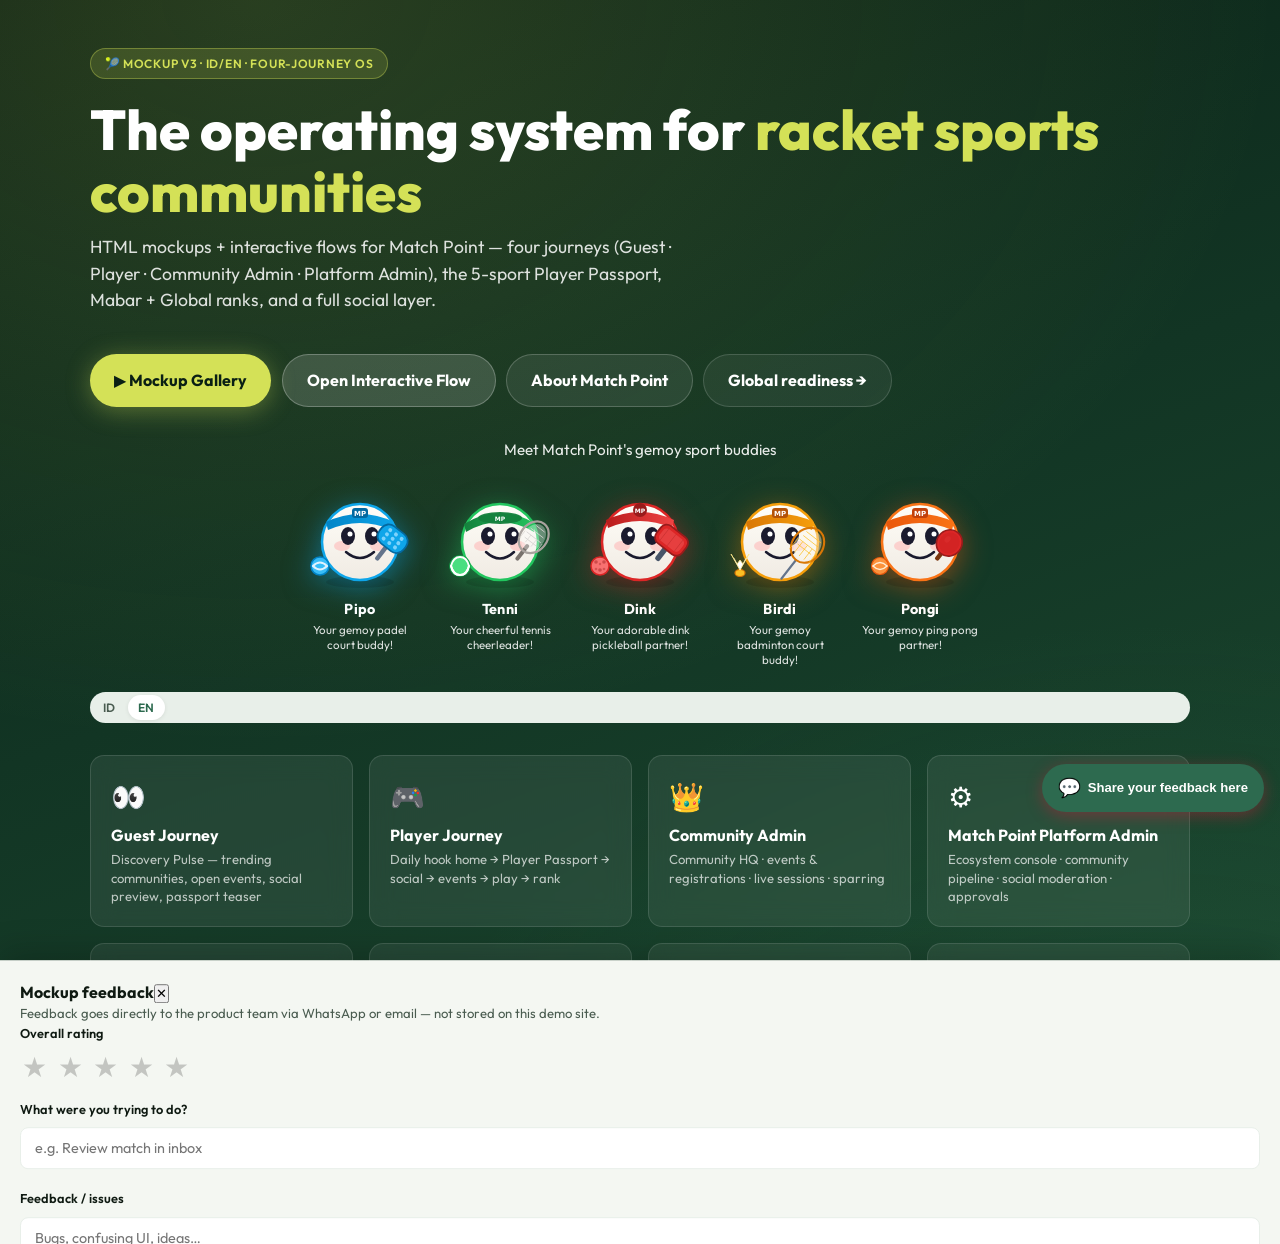
<file: docs/mockups/index.html>
<!doctype html>
<html lang="id">
  <head>
    <meta charset="UTF-8" />
    <meta name="viewport" content="width=device-width, initial-scale=1.0" />
    <title>Match Point — UI Mockups</title>
    <link rel="stylesheet" href="styles.css" />
  </head>
  <body>
    <div class="hub">
      <div class="hub-inner">
        <div class="hub-badge">🎾 Mockup v3 · ID/EN · Four-journey OS</div>
        <h1>The operating system for <span>racket sports communities</span></h1>
        <p class="hub-desc" data-i18n="hub.desc">
          Mockup HTML + alur interaktif untuk Match Point — empat perjalanan
          (Tamu · Pemain · Admin Komunitas · Admin Platform), Player Passport
          5 olahraga, rank Mabar + Global, lapisan sosial penuh.
        </p>

        <div class="btn-group" style="margin-bottom: 2rem">
          <a href="prototype.html#auth-login" class="hub-cta"
            >▶ Mockup Gallery</a
          >
          <a
            href="flow/index.html"
            class="hub-cta"
            style="
              background: rgba(255, 255, 255, 0.15);
              color: #fff;
              box-shadow: none;
              border: 1px solid rgba(255, 255, 255, 0.25);
            "
            data-i18n="hub.openFlow"
            >Buka Alur Interaktif</a
          >
          <a
            href="about.html"
            class="hub-cta"
            style="
              background: rgba(255, 255, 255, 0.08);
              color: #fff;
              box-shadow: none;
              border: 1px solid rgba(255, 255, 255, 0.2);
            "
            data-i18n="about.title"
            >About Match Point</a
          >
          <a
            href="global-readiness.html"
            class="hub-cta"
            style="
              background: rgba(255, 255, 255, 0.06);
              color: #fff;
              box-shadow: none;
              border: 1px solid rgba(255, 255, 255, 0.15);
            "
            data-i18n="global.navLink"
            >Global readiness</a
          >
        </div>

        <p class="mp-mascot-trio-lead" data-i18n="mascot.trio.lead" style="margin-bottom: 0.75rem; opacity: 0.9; font-size: 0.95rem">
          Meet Match Point's gemoy sport buddies
        </p>
        <div data-mascot-trio data-mascot-size="md" data-mascot-mood="idle" style="margin-bottom: 1.5rem"></div>

        <div class="lang-toggle" style="margin-bottom: 2rem">
          <button class="lang-btn" data-lang="id">ID</button>
          <button class="lang-btn active" data-lang="en">EN</button>
        </div>

        <div class="hub-grid">
          <a href="flow/user.html?guest=1" class="hub-card">
            <div class="hub-card-icon">👀</div>
            <h3>Guest Journey</h3>
            <p>Discovery Pulse — trending communities, open events, social preview, passport teaser</p>
          </a>
          <a href="flow/user.html" class="hub-card">
            <div class="hub-card-icon">🎮</div>
            <h3 data-i18n="flow.userTitle">Perjalanan Pemain</h3>
            <p data-i18n="flow.userDesc">
              Daily hook home → Player Passport → sosial → acara → match → rank
            </p>
          </a>
          <a href="flow/club.html" class="hub-card">
            <div class="hub-card-icon">👑</div>
            <h3 data-i18n="flow.clubAdminTitle">Admin Komunitas</h3>
            <p data-i18n="flow.clubAdminDesc">
              Community HQ · acara &amp; registrasi · live session · sparring
            </p>
          </a>
          <a href="flow/platform.html" class="hub-card">
            <div class="hub-card-icon">⚙️</div>
            <h3 data-i18n="flow.platformTitle">Admin Match Point</h3>
            <p data-i18n="flow.platformDesc">
              Ecosystem console · pipeline komunitas · moderasi sosial · approval
            </p>
          </a>
          <a href="prototype.html#community-detail" class="hub-card">
            <div class="hub-card-icon">🏘️</div>
            <h3>Komunitas</h3>
            <p>Halaman komunitas, member, approval buat komunitas</p>
          </a>
          <a href="prototype.html#profile" class="hub-card">
            <div class="hub-card-icon">👤</div>
            <h3>Profil &amp; Endorsement</h3>
            <p>Rank Mabar + Global per olahraga, min 3 endorser rule</p>
          </a>
          <a href="prototype.html#leaderboard" class="hub-card">
            <div class="hub-card-icon">🏆</div>
            <h3>Leaderboard</h3>
            <p>Mabar + Global + monthly snapshots</p>
          </a>
          <a href="prototype.html#submit-match" class="hub-card">
            <div class="hub-card-icon">📝</div>
            <h3>Submit Match</h3>
            <p>GPS, auto-approve, pending, duplicate, dispute</p>
          </a>
        </div>

        <div class="hub-meta">
          <span
            >🖥 Web layout default · Mobile/Tablet preview in gallery
            toolbar</span
          >
          <span>🇮🇩 ID / EN toggle</span>
          <span>🚫 Pure HTML/CSS/JS</span>
        </div>
      </div>
    </div>
    <script src="i18n.js"></script>
    <script src="mascot.js"></script>
    <script src="feedback.js"></script>
    <script>
      MP_I18N.apply(MP_I18N.getLang());
      document.querySelectorAll(".lang-btn").forEach((btn) => {
        btn.addEventListener("click", () => MP_I18N.setLang(btn.dataset.lang));
      });
      MP_Mascot.init();
      MP_Feedback.init();
    </script>
  </body>
</html>
</file>
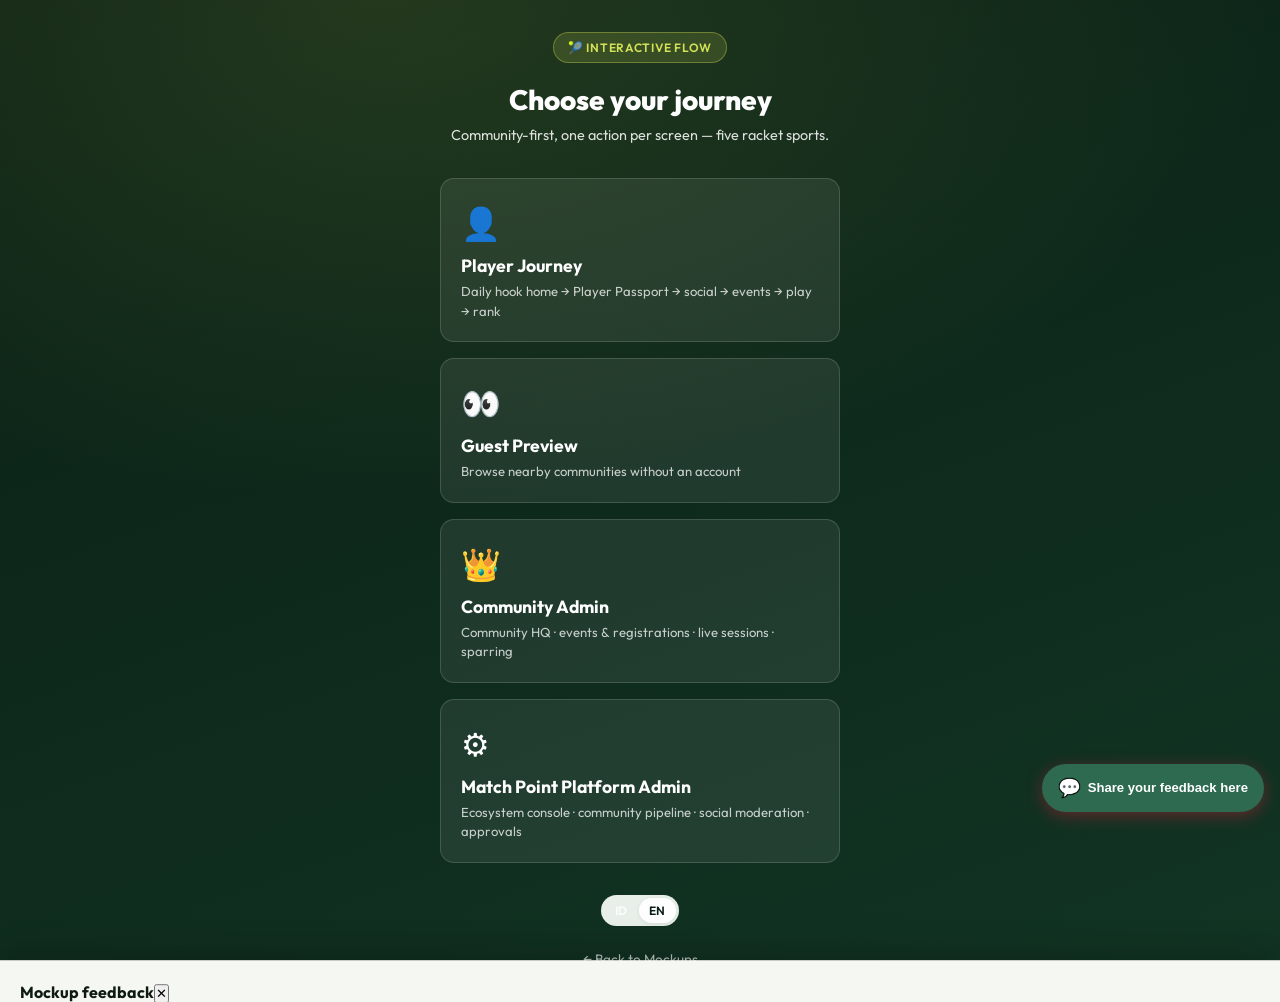
<file: docs/mockups/flow/index.html>
<!doctype html>
<html lang="id">
  <head>
    <meta charset="UTF-8" />
    <meta name="viewport" content="width=device-width, initial-scale=1.0" />
    <title>Match Point — Interactive Flow</title>
    <link rel="stylesheet" href="../styles.css" />
  </head>
  <body class="flow-picker-page">
    <div class="flow-picker">
      <div class="hub-badge">🎾 Interactive Flow</div>
      <h1 data-i18n="flow.pickRole">Pilih perjalanan</h1>
      <p
        style="
          opacity: 0.85;
          text-align: center;
          max-width: 420px;
          font-size: 0.9rem;
        "
        data-i18n="flow.pickRoleSub"
      >
        Komunitas dulu, satu aksi per layar — lima olahraga raket.
      </p>

      <div class="flow-picker-cards">
        <a href="user.html" class="flow-picker-card">
          <div class="flow-picker-card-icon">👤</div>
          <h2 data-i18n="flow.userTitle">Perjalanan Pemain</h2>
          <p data-i18n="flow.userDesc">
            Daftar → buat/gabung klub → main → rank → acara
          </p>
        </a>
        <a href="user.html?guest=1" class="flow-picker-card">
          <div class="flow-picker-card-icon">👀</div>
          <h2 data-i18n="flow.guestPreview">Pratinjau Tamu</h2>
          <p data-i18n="flow.guestPreviewDesc">Leaderboard tanpa akun</p>
        </a>
        <a href="club.html" class="flow-picker-card">
          <div class="flow-picker-card-icon">👑</div>
          <h2 data-i18n="flow.clubAdminTitle">Admin Klub</h2>
          <p data-i18n="flow.clubAdminDesc">
            Buat komunitas · turnamen · Americano/Mexicano
          </p>
        </a>
        <a href="platform.html" class="flow-picker-card">
          <div class="flow-picker-card-icon">⚙️</div>
          <h2 data-i18n="flow.platformTitle">Admin Match Point</h2>
          <p data-i18n="flow.platformDesc">
            Superadmin platform · dispute · audit lintas klub
          </p>
        </a>
      </div>

      <div class="lang-toggle flow-picker-lang">
        <button class="lang-btn" data-lang="id">ID</button>
        <button class="lang-btn active" data-lang="en">EN</button>
      </div>

      <footer class="flow-picker-footer">
        <a href="../index.html" class="flow-picker-back" data-i18n="flow.backMockups"
          >← Back to Mockups</a
        >
      </footer>
    </div>
    <script src="../i18n.js"></script>
    <script src="../device.js"></script>
    <script src="../feedback.js"></script>
    <script>
      document.querySelectorAll(".lang-btn").forEach((btn) => {
        btn.addEventListener("click", () => {
          MP_I18N.setLang(btn.dataset.lang);
          MP_I18N.apply(btn.dataset.lang);
          document
            .querySelectorAll(".lang-btn")
            .forEach((b) =>
              b.classList.toggle("active", b.dataset.lang === btn.dataset.lang),
            );
        });
      });
      MP_I18N.apply(MP_I18N.getLang());
      MP_Feedback.init();
    </script>
  </body>
</html>
</file>
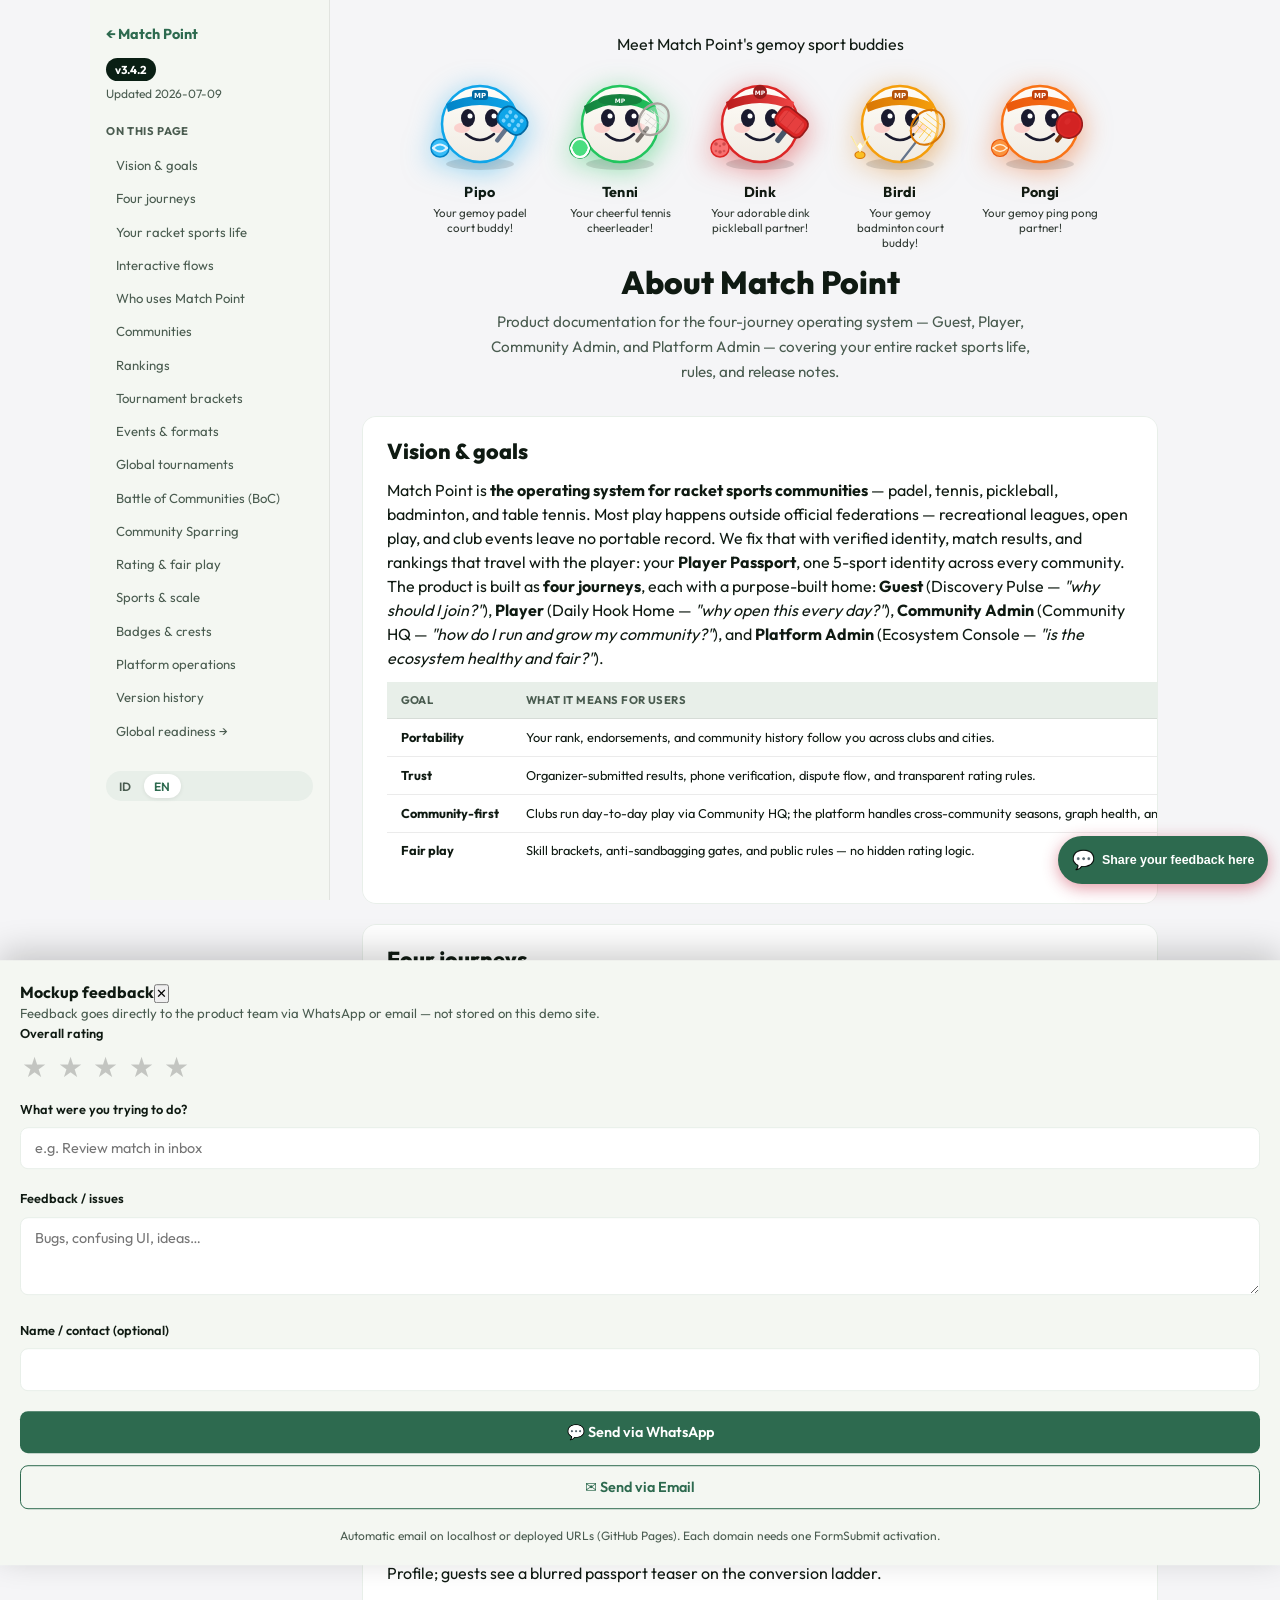
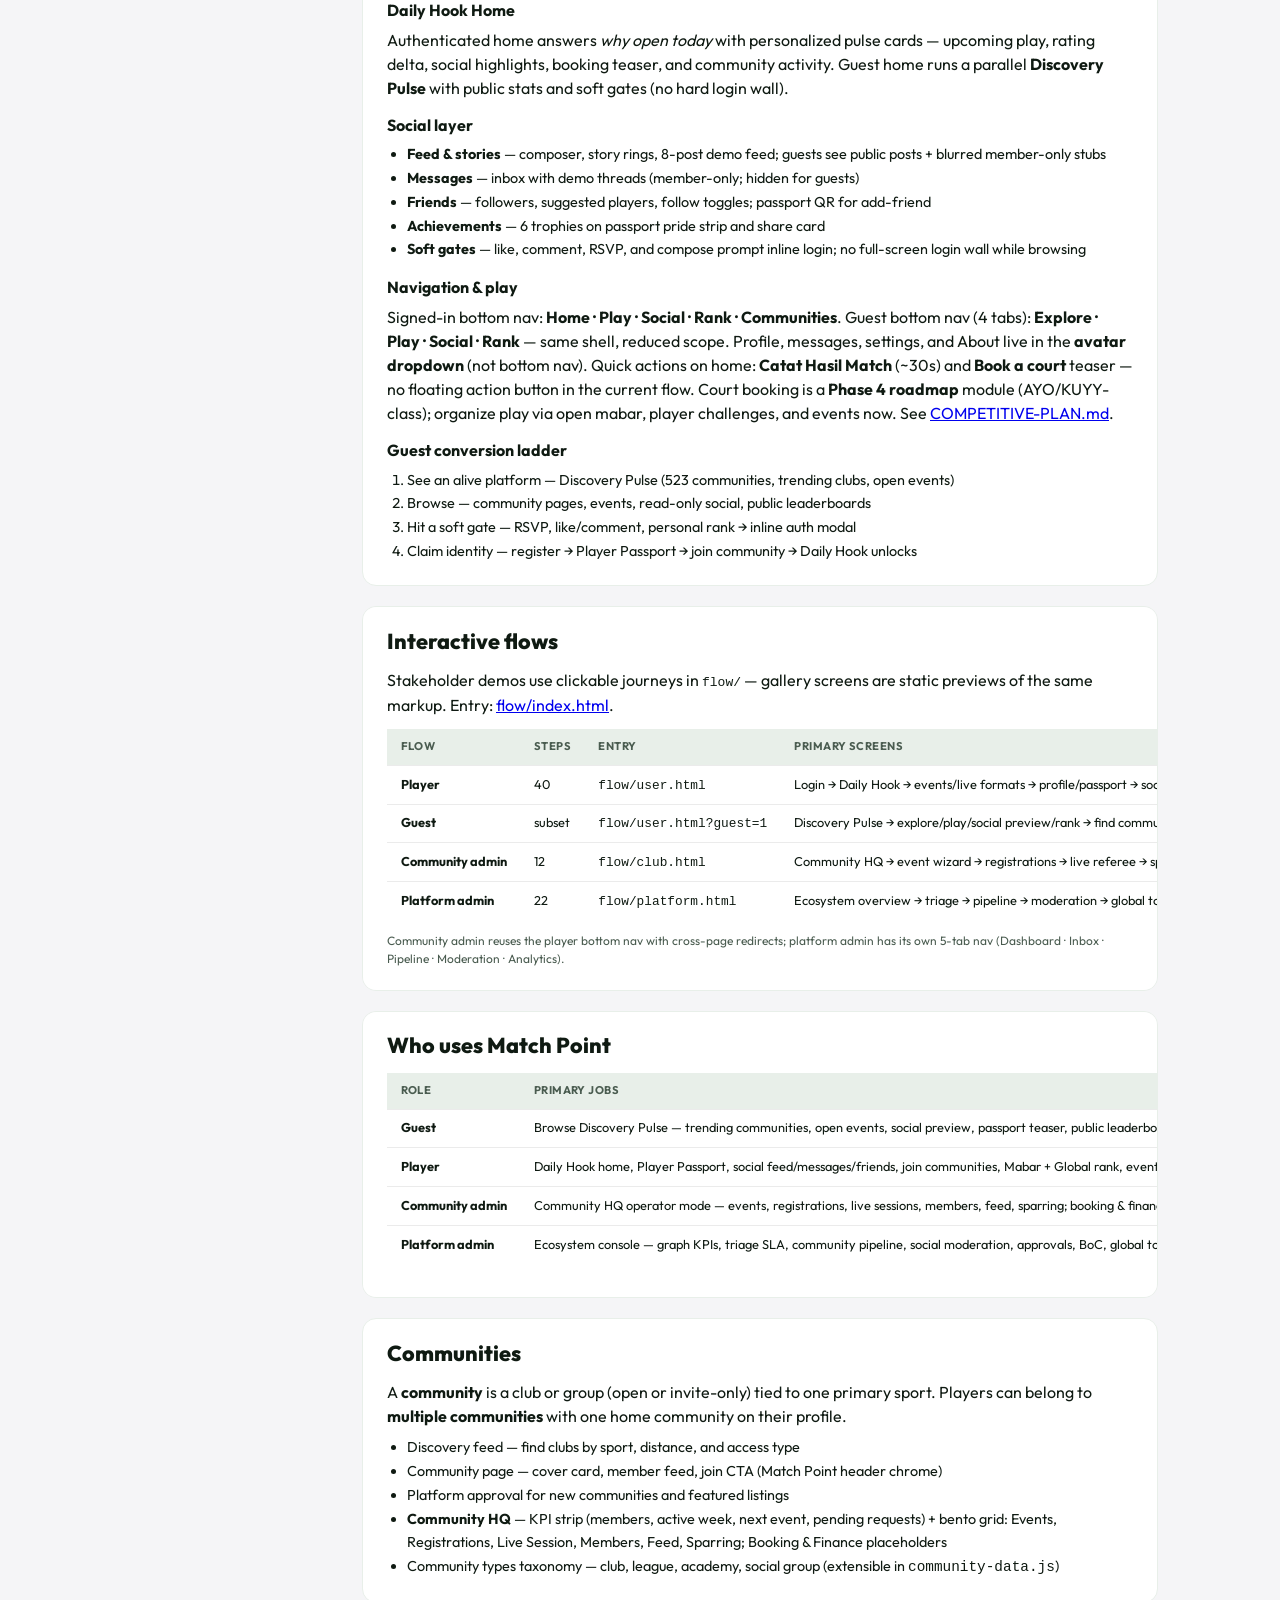
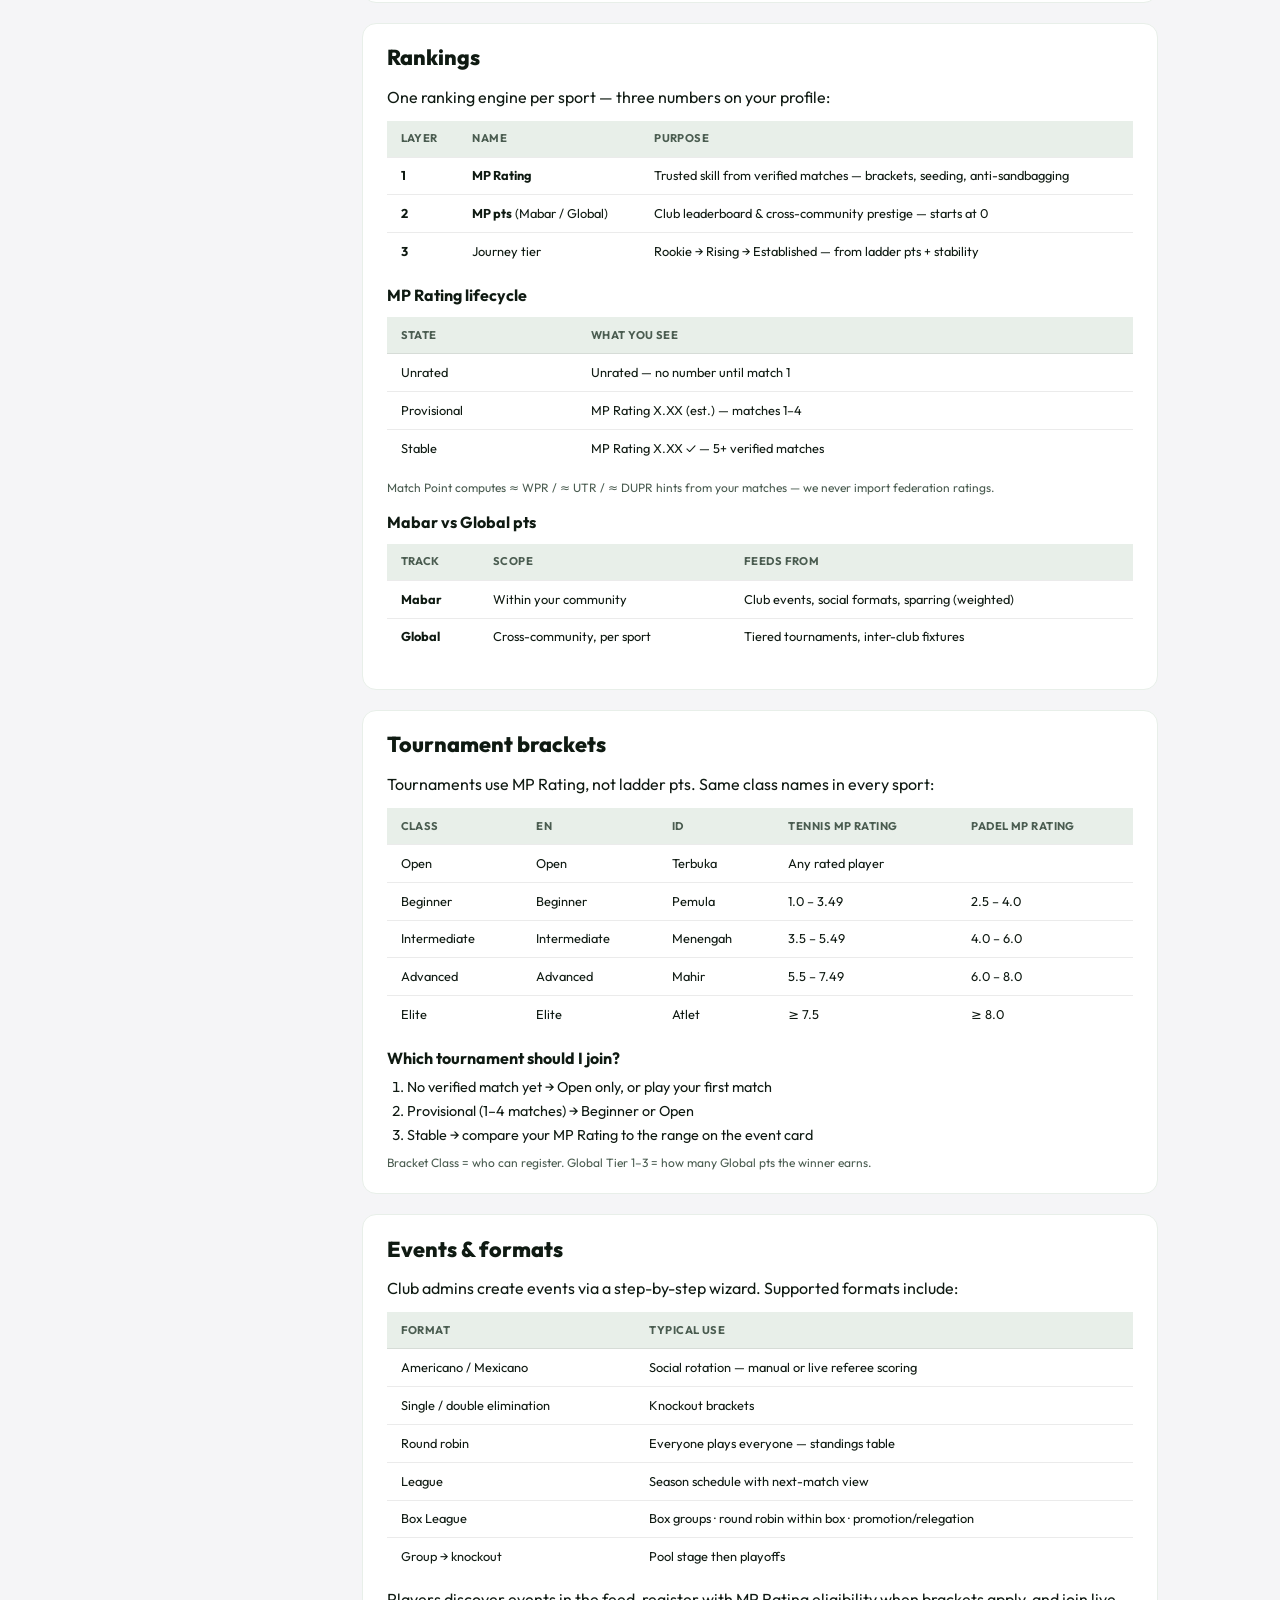
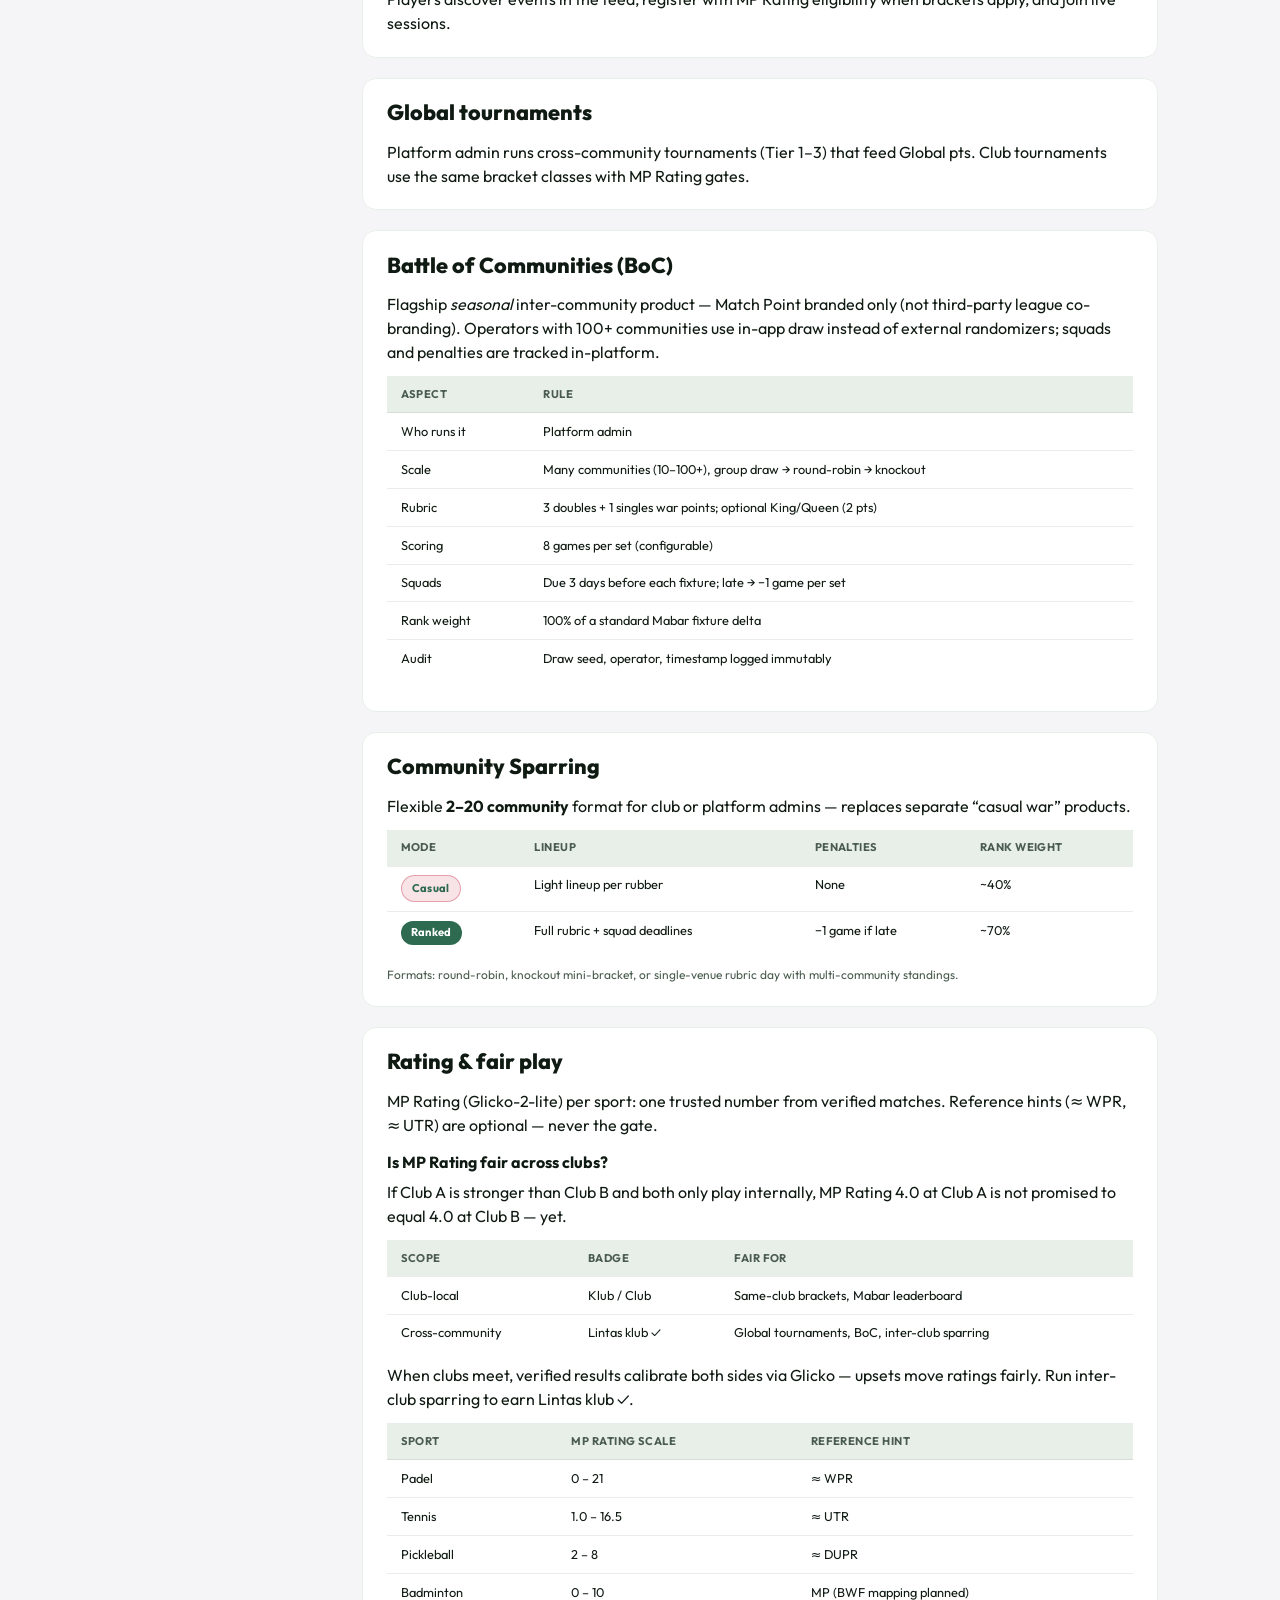
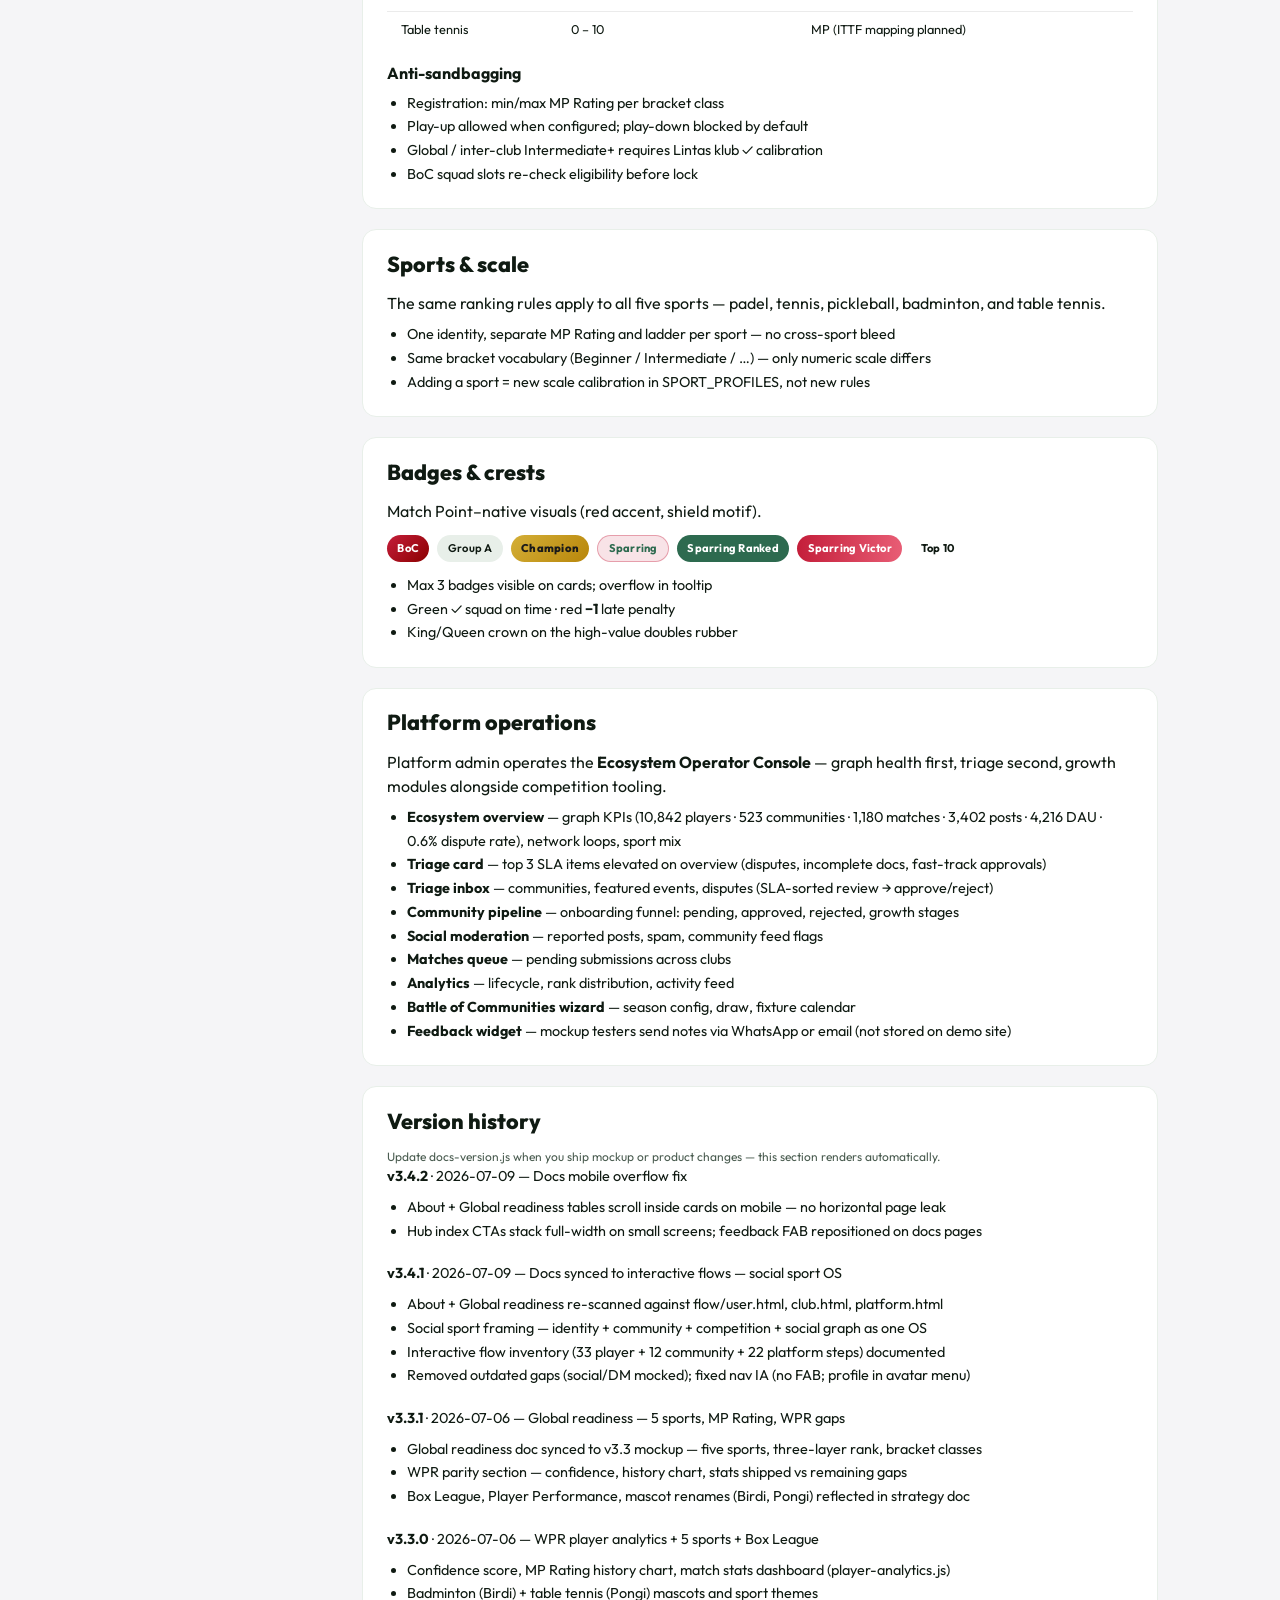
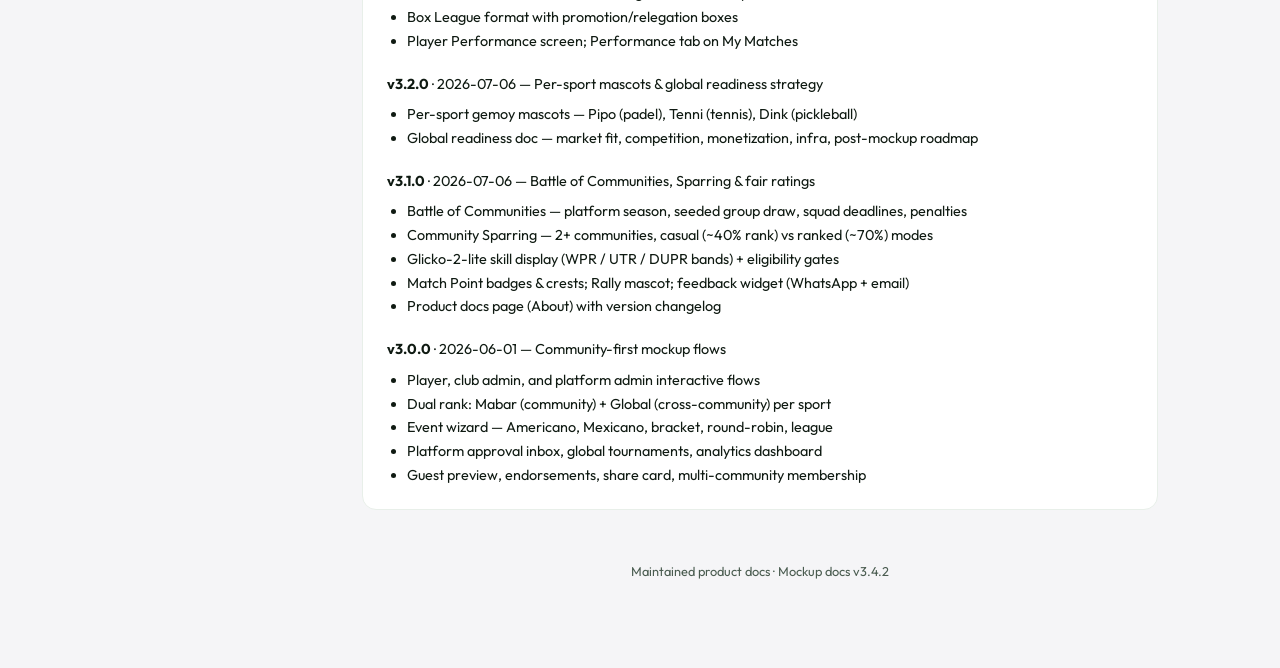
<file: docs/mockups/about.html>
<!doctype html>
<html lang="id">
  <head>
    <meta charset="UTF-8" />
    <meta name="viewport" content="width=device-width, initial-scale=1.0" />
    <title>Match Point Docs</title>
    <link rel="stylesheet" href="styles.css" />
  </head>
  <body class="about-page docs-page">
    <div class="docs-shell">
      <aside class="docs-sidebar" aria-label="Documentation navigation">
        <a href="index.html" class="docs-sidebar-brand">← Match Point</a>
        <p class="docs-sidebar-meta">
          <span class="docs-version-pill" id="docs-version-pill">v3.4.2</span>
          <span class="docs-updated" id="docs-updated">Updated 2026-07-09</span>
        </p>
        <nav class="docs-toc">
          <p class="docs-toc-label" data-i18n="about.toc">On this page</p>
          <a href="#vision" data-i18n="about.secVision">Vision &amp; goals</a>
          <a href="#journeys" data-i18n="about.secJourneys">Four journeys</a>
          <a href="#daily-life" data-i18n="about.secDailyLife">Your racket sports life</a>
          <a href="#flows" data-i18n="about.secFlows">Interactive flows</a>
          <a href="#roles" data-i18n="about.secRoles">Who uses Match Point</a>
          <a href="#communities" data-i18n="about.secCommunities">Communities</a>
          <a href="#rankings" data-i18n="about.secRankings">Rankings</a>
          <a href="#brackets" data-i18n="about.secBrackets">Tournament brackets</a>
          <a href="#events" data-i18n="about.secEvents">Events &amp; formats</a>
          <a href="#tournaments" data-i18n="about.secTournaments">Global tournaments</a>
          <a href="#boc" data-i18n="about.bocTitle">Battle of Communities</a>
          <a href="#sparring" data-i18n="about.sparringTitle">Community Sparring</a>
          <a href="#fair-play" data-i18n="about.ratingTitle">Ratings &amp; fair play</a>
          <a href="#sports" data-i18n="about.secSports">Sports &amp; scale</a>
          <a href="#badges" data-i18n="about.badgesTitle">Badges &amp; crests</a>
          <a href="#platform" data-i18n="about.secPlatform">Platform operations</a>
          <a href="#changelog" data-i18n="about.secChangelog">Version history</a>
          <a href="global-readiness.html" data-i18n="global.navLink">Global readiness →</a>
        </nav>
        <div class="lang-toggle docs-lang">
          <button type="button" class="lang-btn" data-lang="id">ID</button>
          <button type="button" class="lang-btn active" data-lang="en">EN</button>
        </div>
      </aside>

      <main class="docs-main">
        <header class="docs-hero">
          <p class="mp-mascot-trio-lead" data-i18n="mascot.trio.lead">Meet Match Point's gemoy sport buddies</p>
          <div data-mascot-trio data-mascot-size="md" data-mascot-mood="idle"></div>
          <h1 data-i18n="about.title">About Match Point</h1>
          <p class="docs-lead" data-i18n="about.lead">
            Product documentation for the four-journey operating system — Guest, Player, Community Admin, and Platform Admin — covering your entire racket sports life, rules, and release notes.
          </p>
        </header>

        <section id="vision" class="docs-section card">
          <h2 data-i18n="about.secVision">Vision &amp; goals</h2>
          <p>
            Match Point is <strong>the operating system for racket sports communities</strong> — padel, tennis, pickleball, badminton, and table tennis.
            Most play happens outside official federations — recreational leagues, open play, and club events leave no portable record.
            We fix that with verified identity, match results, and rankings that travel with the player: your <strong>Player Passport</strong>, one 5-sport identity across every community.
          </p>
          <p>
            The product is built as <strong>four journeys</strong>, each with a purpose-built home:
            <strong>Guest</strong> (Discovery Pulse — <em>"why should I join?"</em>),
            <strong>Player</strong> (Daily Hook Home — <em>"why open this every day?"</em>),
            <strong>Community Admin</strong> (Community HQ — <em>"how do I run and grow my community?"</em>), and
            <strong>Platform Admin</strong> (Ecosystem Console — <em>"is the ecosystem healthy and fair?"</em>).
          </p>
          <table class="pa-table docs-table">
            <thead>
              <tr><th>Goal</th><th>What it means for users</th></tr>
            </thead>
            <tbody>
              <tr>
                <td><strong>Portability</strong></td>
                <td>Your rank, endorsements, and community history follow you across clubs and cities.</td>
              </tr>
              <tr>
                <td><strong>Trust</strong></td>
                <td>Organizer-submitted results, phone verification, dispute flow, and transparent rating rules.</td>
              </tr>
              <tr>
                <td><strong>Community-first</strong></td>
                <td>Clubs run day-to-day play via Community HQ; the platform handles cross-community seasons, graph health, and global tiers.</td>
              </tr>
              <tr>
                <td><strong>Fair play</strong></td>
                <td>Skill brackets, anti-sandbagging gates, and public rules — no hidden rating logic.</td>
              </tr>
            </tbody>
          </table>
        </section>

        <section id="journeys" class="docs-section card">
          <h2 data-i18n="about.secJourneys">Four journeys</h2>
          <p>
            Match Point is organized as <strong>four purpose-built homes</strong> on one connected graph.
            Every feature must answer the core question for its journey — or it does not ship.
          </p>
          <table class="pa-table docs-table">
            <thead>
              <tr><th>Journey</th><th>Actor</th><th>Core question</th><th>Primary home</th></tr>
            </thead>
            <tbody>
              <tr>
                <td><strong>Guest</strong></td>
                <td>Unauthenticated browser</td>
                <td><em>Why should I join Match Point?</em></td>
                <td>Discovery Pulse — trending communities, open events, read-only social, passport teaser</td>
              </tr>
              <tr>
                <td><strong>Player</strong></td>
                <td>Authenticated member</td>
                <td><em>Why would I open this every day?</em></td>
                <td>Daily Hook Home — personalized pulse, play, social, rank, communities</td>
              </tr>
              <tr>
                <td><strong>Community</strong></td>
                <td>Club / organizer admin</td>
                <td><em>How do I run and grow my community?</em></td>
                <td>Community HQ — module grid for events, members, feed, sparring, booking teasers</td>
              </tr>
              <tr>
                <td><strong>Platform</strong></td>
                <td>Match Point superadmin</td>
                <td><em>Is the ecosystem healthy and trustworthy?</em></td>
                <td>Ecosystem Operator Console — graph KPIs, triage, community pipeline, social moderation</td>
              </tr>
            </tbody>
          </table>
          <p class="form-hint">
            Competitor categories map to <em>modules</em> of this OS — competition apps (e.g. ILTL) ≈ Competition module;
            discovery/booking apps (e.g. KUYY) ≈ Discovery + Booking module;
            all-in-one sport apps (e.g. AYO) ≈ Booking + Sparring module.
            The moat is the <strong>connected graph</strong>, not any single module.
            We follow a <strong>Reclub-style sequence</strong>: social sport + communities + rank first (Phases 0–3); court booking integrates in Phase 4.
            See <a href="../COMPETITIVE-PLAN.md">COMPETITIVE-PLAN.md</a> for the AYO / KUYY / ILTL gap analysis.
          </p>
        </section>

        <section id="daily-life" class="docs-section card">
          <h2 data-i18n="about.secDailyLife">Your racket sports life</h2>
          <p>
            <strong>Where players and communities build their entire sporting life</strong> — one 5-sport identity,
            portable rank, social connection, and community operations under a single shell.
          </p>
          <h3>Player Passport</h3>
          <p>
            Unified identity rollup across padel, tennis, pickleball, badminton, and table tennis —
            MP Rating per sport, achievements trophy case, communities, friends, and a share card with QR for add-friend.
            Entry lives on Profile; guests see a blurred passport teaser on the conversion ladder.
          </p>
          <h3>Daily Hook Home</h3>
          <p>
            Authenticated home answers <em>why open today</em> with personalized pulse cards —
            upcoming play, rating delta, social highlights, booking teaser, and community activity.
            Guest home runs a parallel <strong>Discovery Pulse</strong> with public stats and soft gates (no hard login wall).
          </p>
          <h3>Social layer</h3>
          <ul class="docs-list">
            <li><strong>Feed &amp; stories</strong> — composer, story rings, 8-post demo feed; guests see public posts + blurred member-only stubs</li>
            <li><strong>Messages</strong> — inbox with demo threads (member-only; hidden for guests)</li>
            <li><strong>Friends</strong> — followers, suggested players, follow toggles; passport QR for add-friend</li>
            <li><strong>Achievements</strong> — 6 trophies on passport pride strip and share card</li>
            <li><strong>Soft gates</strong> — like, comment, RSVP, and compose prompt inline login; no full-screen login wall while browsing</li>
          </ul>
          <h3>Navigation &amp; play</h3>
          <p>
            Signed-in bottom nav: <strong>Home · Play · Social · Rank · Communities</strong>.
            Guest bottom nav (4 tabs): <strong>Explore · Play · Social · Rank</strong> — same shell, reduced scope.
            Profile, messages, settings, and About live in the <strong>avatar dropdown</strong> (not bottom nav).
            Quick actions on home: <strong>Catat Hasil Match</strong> (~30s) and <strong>Book a court</strong> teaser — no floating action button in the current flow.
            Court booking is a <strong>Phase 4 roadmap</strong> module (AYO/KUYY-class); organize play via open mabar, player challenges, and events now. See <a href="../COMPETITIVE-PLAN.md">COMPETITIVE-PLAN.md</a>.
          </p>
          <h3>Guest conversion ladder</h3>
          <ol class="docs-list">
            <li>See an alive platform — Discovery Pulse (523 communities, trending clubs, open events)</li>
            <li>Browse — community pages, events, read-only social, public leaderboards</li>
            <li>Hit a soft gate — RSVP, like/comment, personal rank → inline auth modal</li>
            <li>Claim identity — register → Player Passport → join community → Daily Hook unlocks</li>
          </ol>
        </section>

        <section id="flows" class="docs-section card">
          <h2 data-i18n="about.secFlows">Interactive flows</h2>
          <p>
            Stakeholder demos use clickable journeys in <code>flow/</code> — gallery screens are static previews of the same markup.
            Entry: <a href="flow/index.html">flow/index.html</a>.
          </p>
          <table class="pa-table docs-table">
            <thead>
              <tr><th>Flow</th><th>Steps</th><th>Entry</th><th>Primary screens</th></tr>
            </thead>
            <tbody>
              <tr>
                <td><strong>Player</strong></td>
                <td>40</td>
                <td><code>flow/user.html</code></td>
                <td>Login → Daily Hook → events/live formats → profile/passport → social/messages/friends → booking</td>
              </tr>
              <tr>
                <td><strong>Guest</strong></td>
                <td>subset</td>
                <td><code>flow/user.html?guest=1</code></td>
                <td>Discovery Pulse → explore/play/social preview/rank → find community → soft-gate CTAs</td>
              </tr>
              <tr>
                <td><strong>Community admin</strong></td>
                <td>12</td>
                <td><code>flow/club.html</code></td>
                <td>Community HQ → event wizard → registrations → live referee → sparring create</td>
              </tr>
              <tr>
                <td><strong>Platform admin</strong></td>
                <td>22</td>
                <td><code>flow/platform.html</code></td>
                <td>Ecosystem overview → triage → pipeline → moderation → global tournament / BoC wizards</td>
              </tr>
            </tbody>
          </table>
          <p class="form-hint">
            Community admin reuses the player bottom nav with cross-page redirects; platform admin has its own 5-tab nav (Dashboard · Inbox · Pipeline · Moderation · Analytics).
          </p>
        </section>

        <section id="roles" class="docs-section card">
          <h2 data-i18n="about.secRoles">Who uses Match Point</h2>
          <table class="pa-table docs-table">
            <thead>
              <tr><th>Role</th><th>Primary jobs</th><th>Mockup flow</th></tr>
            </thead>
            <tbody>
              <tr>
                <td><strong>Guest</strong></td>
                <td>Browse Discovery Pulse — trending communities, open events, social preview, passport teaser, public leaderboards — then claim a Player Passport</td>
                <td><code>user.html?guest=1</code> · nav: Explore · Play · Social · Rank</td>
              </tr>
              <tr>
                <td><strong>Player</strong></td>
                <td>Daily Hook home, Player Passport, social feed/messages/friends, join communities, Mabar + Global rank, events, submit matches, court booking teaser</td>
                <td><code>user.html</code> · nav: Home · Play · Social · Rank · Communities</td>
              </tr>
              <tr>
                <td><strong>Community admin</strong></td>
                <td>Community HQ operator mode — events, registrations, live sessions, members, feed, sparring; booking &amp; finance tiles coming soon</td>
                <td><code>club.html</code> (shares player nav shell)</td>
              </tr>
              <tr>
                <td><strong>Platform admin</strong></td>
                <td>Ecosystem console — graph KPIs, triage SLA, community pipeline, social moderation, approvals, BoC, global tournaments</td>
                <td><code>platform.html</code> · nav: Dashboard · Inbox · Pipeline · Moderation · Analytics</td>
              </tr>
            </tbody>
          </table>
        </section>

        <section id="communities" class="docs-section card">
          <h2 data-i18n="about.secCommunities">Communities</h2>
          <p>
            A <strong>community</strong> is a club or group (open or invite-only) tied to one primary sport.
            Players can belong to <strong>multiple communities</strong> with one home community on their profile.
          </p>
          <ul class="docs-list">
            <li>Discovery feed — find clubs by sport, distance, and access type</li>
            <li>Community page — cover card, member feed, join CTA (Match Point header chrome)</li>
            <li>Platform approval for new communities and featured listings</li>
            <li><strong>Community HQ</strong> — KPI strip (members, active week, next event, pending requests) + bento grid: Events, Registrations, Live Session, Members, Feed, Sparring; Booking &amp; Finance placeholders</li>
            <li>Community types taxonomy — club, league, academy, social group (extensible in <code>community-data.js</code>)</li>
          </ul>
        </section>

        <section id="rankings" class="docs-section card">
          <h2 data-i18n="about.secRankings">Rankings</h2>
          <p data-i18n="about.rankLead">One ranking engine per sport — three numbers on your profile:</p>
          <table class="pa-table docs-table">
            <thead>
              <tr><th data-i18n="about.rankLayer">Layer</th><th data-i18n="about.rankName">Name</th><th data-i18n="about.rankPurpose">Purpose</th></tr>
            </thead>
            <tbody>
              <tr>
                <td><strong>1</strong></td>
                <td><strong data-i18n="about.mpRating">MP Rating</strong></td>
                <td data-i18n="about.mpRatingDesc">Trusted skill from verified matches — brackets, seeding, anti-sandbagging</td>
              </tr>
              <tr>
                <td><strong>2</strong></td>
                <td><strong data-i18n="about.mpPts">MP pts</strong> (Mabar / Global)</td>
                <td data-i18n="about.mpPtsDesc">Club leaderboard &amp; cross-community prestige — starts at <strong>0</strong></td>
              </tr>
              <tr>
                <td><strong>3</strong></td>
                <td data-i18n="about.journeyTier">Journey tier</td>
                <td data-i18n="about.journeyDesc">Pemula → Berkembang → Mapan — from ladder pts + stability</td>
              </tr>
            </tbody>
          </table>
          <h3 data-i18n="about.rankLifecycle">MP Rating lifecycle</h3>
          <table class="pa-table docs-table">
            <thead>
              <tr><th data-i18n="about.rankState">State</th><th data-i18n="about.rankWhatYouSee">What you see</th></tr>
            </thead>
            <tbody>
              <tr><td data-i18n="about.stateUnrated">Unrated</td><td data-i18n="about.stateUnratedDesc">Belum dinilai — no number until match 1</td></tr>
              <tr><td data-i18n="about.stateProvisional">Provisional</td><td data-i18n="about.stateProvisionalDesc">MP Rating X.XX (est.) — matches 1–4</td></tr>
              <tr><td data-i18n="about.stateStable">Stable</td><td data-i18n="about.stateStableDesc">MP Rating X.XX ✓ — 5+ verified matches</td></tr>
            </tbody>
          </table>
          <p class="form-hint" data-i18n="about.noImport">
            Match Point computes ≈ WPR / ≈ UTR / ≈ DUPR reference hints from your matches — we never import federation ratings.
          </p>
          <h3 data-i18n="about.mabarGlobal">Mabar vs Global pts</h3>
          <table class="pa-table docs-table">
            <thead>
              <tr><th data-i18n="about.rankTrack">Track</th><th data-i18n="about.rankScope">Scope</th><th data-i18n="about.rankFeeds">Feeds from</th></tr>
            </thead>
            <tbody>
              <tr>
                <td><strong>Mabar</strong></td>
                <td data-i18n="about.scopeClub">Within your community</td>
                <td data-i18n="about.feedsClub">Club events, social formats, sparring (weighted)</td>
              </tr>
              <tr>
                <td><strong>Global</strong></td>
                <td data-i18n="about.scopeCross">Cross-community, per sport</td>
                <td data-i18n="about.feedsGlobal">Tiered tournaments, inter-club fixtures</td>
              </tr>
            </tbody>
          </table>
        </section>

        <section id="brackets" class="docs-section card">
          <h2 data-i18n="about.secBrackets">Tournament brackets</h2>
          <p data-i18n="about.bracketsLead">Tournaments use <strong>MP Rating</strong>, not ladder pts. Same class names in every sport:</p>
          <table class="pa-table docs-table">
            <thead>
              <tr><th data-i18n="about.bracketClass">Class</th><th>EN</th><th>ID</th><th data-i18n="about.bracketTennis">Tennis MP Rating</th><th data-i18n="about.bracketPadel">Padel MP Rating</th></tr>
            </thead>
            <tbody>
              <tr><td>Open</td><td>Open</td><td>Terbuka</td><td colspan="2" data-i18n="about.bracketAny">Any rated player</td></tr>
              <tr><td>Beginner</td><td>Beginner</td><td>Pemula</td><td>1.0 – 3.49</td><td>2.5 – 4.0</td></tr>
              <tr><td>Intermediate</td><td>Intermediate</td><td>Menengah</td><td>3.5 – 5.49</td><td>4.0 – 6.0</td></tr>
              <tr><td>Advanced</td><td>Advanced</td><td>Mahir</td><td>5.5 – 7.49</td><td>6.0 – 8.0</td></tr>
              <tr><td>Elite</td><td>Elite</td><td>Atlet</td><td>≥ 7.5</td><td>≥ 8.0</td></tr>
            </tbody>
          </table>
          <h3 data-i18n="about.whichTournament">Which tournament should I join?</h3>
          <ol class="docs-list">
            <li data-i18n="about.whichStep1">No verified match yet → <strong>Open</strong> only, or play your first match</li>
            <li data-i18n="about.whichStep2">Provisional (1–4 matches) → <strong>Beginner</strong> or Open</li>
            <li data-i18n="about.whichStep3">Stable → compare your <strong>MP Rating</strong> to the bracket range on the event card</li>
          </ol>
          <p class="form-hint" data-i18n="about.bracketVsTier">
            <strong>Bracket Class</strong> = who can register. <strong>Global Tier 1–3</strong> = how many Global pts the winner earns.
          </p>
        </section>

        <section id="events" class="docs-section card">
          <h2 data-i18n="about.secEvents">Events &amp; formats</h2>
          <p>Club admins create events via a step-by-step wizard. Supported formats include:</p>
          <table class="pa-table docs-table">
            <thead>
              <tr><th>Format</th><th>Typical use</th></tr>
            </thead>
            <tbody>
              <tr><td>Americano / Mexicano</td><td>Social rotation — manual or live referee scoring</td></tr>
              <tr><td>Single / double elimination</td><td>Knockout brackets</td></tr>
              <tr><td>Round robin</td><td>Everyone plays everyone — standings table</td></tr>
              <tr><td>League</td><td>Season schedule with next-match view</td></tr>
              <tr><td>Box League</td><td>Box groups · round robin within box · promotion/relegation</td></tr>
              <tr><td>Group → knockout</td><td>Pool stage then playoffs</td></tr>
            </tbody>
          </table>
          <p data-i18n="about.eventsBrackets">Players discover events in the feed, register with <a href="#brackets">MP Rating eligibility</a> when brackets apply, and join live sessions.</p>
        </section>

        <section id="tournaments" class="docs-section card">
          <h2 data-i18n="about.secTournaments">Global tournaments</h2>
          <p data-i18n="about.tournamentsLead">
            <strong>Platform admin</strong> runs cross-community tournaments (Tier 1–3) that feed <strong>Global pts</strong>.
            Club tournaments use the same <a href="#brackets">bracket classes</a> with MP Rating gates.
          </p>
        </section>

        <section id="boc" class="docs-section card">
          <h2 data-i18n="about.bocTitle">Battle of Communities (BoC)</h2>
          <p>
            Flagship <em>seasonal</em> inter-community product — Match Point branded only (not third-party league co-branding).
            Operators with 100+ communities use in-app draw instead of external randomizers; squads and penalties are tracked in-platform.
          </p>
          <table class="pa-table docs-table">
            <thead>
              <tr><th>Aspect</th><th>Rule</th></tr>
            </thead>
            <tbody>
              <tr><td>Who runs it</td><td>Platform admin</td></tr>
              <tr><td>Scale</td><td>Many communities (10–100+), group draw → round-robin → knockout</td></tr>
              <tr><td>Rubric</td><td>3 doubles + 1 singles war points; optional King/Queen (2 pts)</td></tr>
              <tr><td>Scoring</td><td>8 games per set (configurable)</td></tr>
              <tr><td>Squads</td><td>Due 3 days before each fixture; late → −1 game per set</td></tr>
              <tr><td>Rank weight</td><td>100% of a standard Mabar fixture delta</td></tr>
              <tr><td>Audit</td><td>Draw seed, operator, timestamp logged immutably</td></tr>
            </tbody>
          </table>
        </section>

        <section id="sparring" class="docs-section card">
          <h2 data-i18n="about.sparringTitle">Community Sparring</h2>
          <p>Flexible <strong>2–20 community</strong> format for club or platform admins — replaces separate “casual war” products.</p>
          <table class="pa-table docs-table">
            <thead>
              <tr><th>Mode</th><th>Lineup</th><th>Penalties</th><th>Rank weight</th></tr>
            </thead>
            <tbody>
              <tr>
                <td><span class="badge badge-sparring">Casual</span></td>
                <td>Light lineup per rubber</td>
                <td>None</td>
                <td>~40%</td>
              </tr>
              <tr>
                <td><span class="badge badge-sparring-ranked">Ranked</span></td>
                <td>Full rubric + squad deadlines</td>
                <td>−1 game if late</td>
                <td>~70%</td>
              </tr>
            </tbody>
          </table>
          <p class="form-hint">Formats: round-robin, knockout mini-bracket, or single-venue rubric day with multi-community standings.</p>
        </section>

        <section id="fair-play" class="docs-section card">
          <h2 data-i18n="about.ratingTitle">Ratings &amp; fair play</h2>
          <p data-i18n="about.fairPlayLead">
            <strong>MP Rating</strong> (Glicko-2-lite) per sport: one trusted number from verified matches. Reference hints (≈ WPR, ≈ UTR) are optional — never the gate.
          </p>
          <h3 data-i18n="about.crossClubTitle">Is MP Rating fair across clubs?</h3>
          <p data-i18n="about.crossClubLead">
            If Club A is stronger than Club B and both only play internally, MP Rating 4.0 at Club A is <strong>not promised</strong> to equal 4.0 at Club B — yet.
          </p>
          <table class="pa-table docs-table">
            <thead>
              <tr><th data-i18n="about.calibScope">Scope</th><th data-i18n="about.calibBadge">Badge</th><th data-i18n="about.calibFair">Fair for</th></tr>
            </thead>
            <tbody>
              <tr>
                <td data-i18n="about.calibClub">Club-local</td>
                <td>Klub / Club</td>
                <td data-i18n="about.calibClubFair">Same-club brackets, Mabar leaderboard</td>
              </tr>
              <tr>
                <td data-i18n="about.calibCross">Cross-community</td>
                <td>Lintas klub ✓</td>
                <td data-i18n="about.calibCrossFair">Global tournaments, BoC, inter-club sparring</td>
              </tr>
            </tbody>
          </table>
          <p data-i18n="about.crossClubBridge">
            When clubs meet, verified results calibrate both sides via Glicko expected-outcome — upsets move ratings fairly. Run inter-club sparring to earn <strong>Lintas klub ✓</strong>.
          </p>
          <table class="pa-table docs-table">
            <thead>
              <tr><th data-i18n="about.sportCol">Sport</th><th data-i18n="about.mpRatingScale">MP Rating scale</th><th data-i18n="about.refHint">Reference hint</th></tr>
            </thead>
            <tbody>
              <tr><td>Padel</td><td>0 – 21</td><td>≈ WPR</td></tr>
              <tr><td>Tennis</td><td>1.0 – 16.5</td><td>≈ UTR</td></tr>
              <tr><td>Pickleball</td><td>2 – 8</td><td>≈ DUPR</td></tr>
              <tr><td>Badminton</td><td>0 – 10</td><td>MP (BWF mapping planned)</td></tr>
              <tr><td>Table tennis</td><td>0 – 10</td><td>MP (ITTF mapping planned)</td></tr>
            </tbody>
          </table>
          <h3 data-i18n="about.antiSandbag">Anti-sandbagging</h3>
          <ul class="docs-list">
            <li data-i18n="about.antiSand1">Registration: min/max MP Rating per bracket class</li>
            <li data-i18n="about.antiSand2">Play-up allowed when configured; play-down blocked by default</li>
            <li data-i18n="about.antiSand3">Global / inter-club Intermediate+ requires Lintas klub ✓ calibration</li>
            <li data-i18n="about.antiSand4">BoC squad slots re-check eligibility before lock</li>
          </ul>
        </section>

        <section id="sports" class="docs-section card">
          <h2 data-i18n="about.secSports">Sports &amp; scale</h2>
          <p data-i18n="about.sportsLead">The same ranking rules apply to all five sports — padel, tennis, pickleball, badminton, and table tennis.</p>
          <ul class="docs-list">
            <li data-i18n="about.sportsRule1">One identity, separate MP Rating and ladder per sport — no cross-sport bleed</li>
            <li data-i18n="about.sportsRule2">Same bracket vocabulary (Beginner / Intermediate / …) — only numeric scale differs</li>
            <li data-i18n="about.sportsRule3">Adding a sport = new scale calibration in <code>SPORT_PROFILES</code>, not new rules</li>
          </ul>
        </section>

        <section id="badges" class="docs-section card">
          <h2 data-i18n="about.badgesTitle">Badges &amp; crests</h2>
          <p>Match Point–native visuals (red accent, shield motif).</p>
          <div class="about-badge-grid">
            <span class="badge badge-boc">BoC</span>
            <span class="badge badge-group">Group A</span>
            <span class="badge badge-boc-champion">Champion</span>
            <span class="badge badge-sparring">Sparring</span>
            <span class="badge badge-sparring-ranked">Sparring Ranked</span>
            <span class="badge badge-sparring-victor">Sparring Victor</span>
            <span class="badge badge-top10">Top 10</span>
          </div>
          <ul class="docs-list">
            <li>Max 3 badges visible on cards; overflow in tooltip</li>
            <li>Green ✓ squad on time · red <strong>−1</strong> late penalty</li>
            <li>King/Queen crown on the high-value doubles rubber</li>
          </ul>
        </section>

        <section id="platform" class="docs-section card">
          <h2 data-i18n="about.secPlatform">Platform operations</h2>
          <p>
            Platform admin operates the <strong>Ecosystem Operator Console</strong> — graph health first, triage second, growth modules alongside competition tooling.
          </p>
          <ul class="docs-list">
            <li><strong>Ecosystem overview</strong> — graph KPIs (10,842 players · 523 communities · 1,180 matches · 3,402 posts · 4,216 DAU · 0.6% dispute rate), network loops, sport mix</li>
            <li><strong>Triage card</strong> — top 3 SLA items elevated on overview (disputes, incomplete docs, fast-track approvals)</li>
            <li><strong>Triage inbox</strong> — communities, featured events, disputes (SLA-sorted review → approve/reject)</li>
            <li><strong>Community pipeline</strong> — onboarding funnel: pending, approved, rejected, growth stages</li>
            <li><strong>Social moderation</strong> — reported posts, spam, community feed flags</li>
            <li><strong>Matches queue</strong> — pending submissions across clubs</li>
            <li><strong>Analytics</strong> — lifecycle, rank distribution, activity feed</li>
            <li><strong>Battle of Communities wizard</strong> — season config, draw, fixture calendar</li>
            <li><strong>Feedback widget</strong> — mockup testers send notes via WhatsApp or email (not stored on demo site)</li>
          </ul>
        </section>

        <section id="changelog" class="docs-section card">
          <h2 data-i18n="about.secChangelog">Version history</h2>
          <p class="form-hint" data-i18n="about.changelogHint">
            Update <code>docs-version.js</code> when you ship mockup or product changes — this section renders automatically.
          </p>
          <div id="docs-changelog" class="docs-changelog"></div>
        </section>

        <footer class="docs-footer">
          <p>
            <span data-i18n="about.maintained">Maintained product docs</span>
            · <span id="docs-footer-version">Mockup v3.4.2</span>
          </p>
        </footer>
      </main>
    </div>

    <script src="docs-version.js"></script>
    <script src="i18n.js"></script>
    <script src="mascot.js"></script>
    <script src="feedback.js"></script>
    <script>
      (function () {
        const d = window.MP_Docs || {};
        const pill = document.getElementById("docs-version-pill");
        const updated = document.getElementById("docs-updated");
        const footerVer = document.getElementById("docs-footer-version");
        if (pill && d.version) pill.textContent = "v" + d.version;
        if (updated && d.updated) updated.textContent = "Updated " + d.updated;
        if (footerVer) footerVer.textContent = (d.label || "Mockup") + " v" + (d.version || "—");

        const mount = document.getElementById("docs-changelog");
        if (mount && d.changelog) {
          mount.innerHTML = d.changelog
            .map(
              (rel) =>
                '<article class="docs-release">' +
                '<div class="docs-release-head"><strong>v' +
                rel.version +
                "</strong> · " +
                rel.date +
                (rel.title ? " — " + rel.title : "") +
                "</div><ul class=\"docs-list\">" +
                rel.items.map((i) => "<li>" + i + "</li>").join("") +
                "</ul></article>",
            )
            .join("");
        }

        document.querySelectorAll(".docs-toc a").forEach((a) => {
          a.addEventListener("click", (e) => {
            const id = a.getAttribute("href");
            if (id && id.startsWith("#")) {
              const el = document.querySelector(id);
              if (el) {
                e.preventDefault();
                el.scrollIntoView({ behavior: "smooth", block: "start" });
              }
            }
          });
        });
      })();

      MP_I18N.apply(MP_I18N.getLang());
      document.querySelectorAll(".lang-btn").forEach((btn) => {
        btn.addEventListener("click", () => MP_I18N.setLang(btn.dataset.lang));
      });
      MP_Mascot.init();
      MP_Feedback.init();
    </script>
  </body>
</html>
</file>
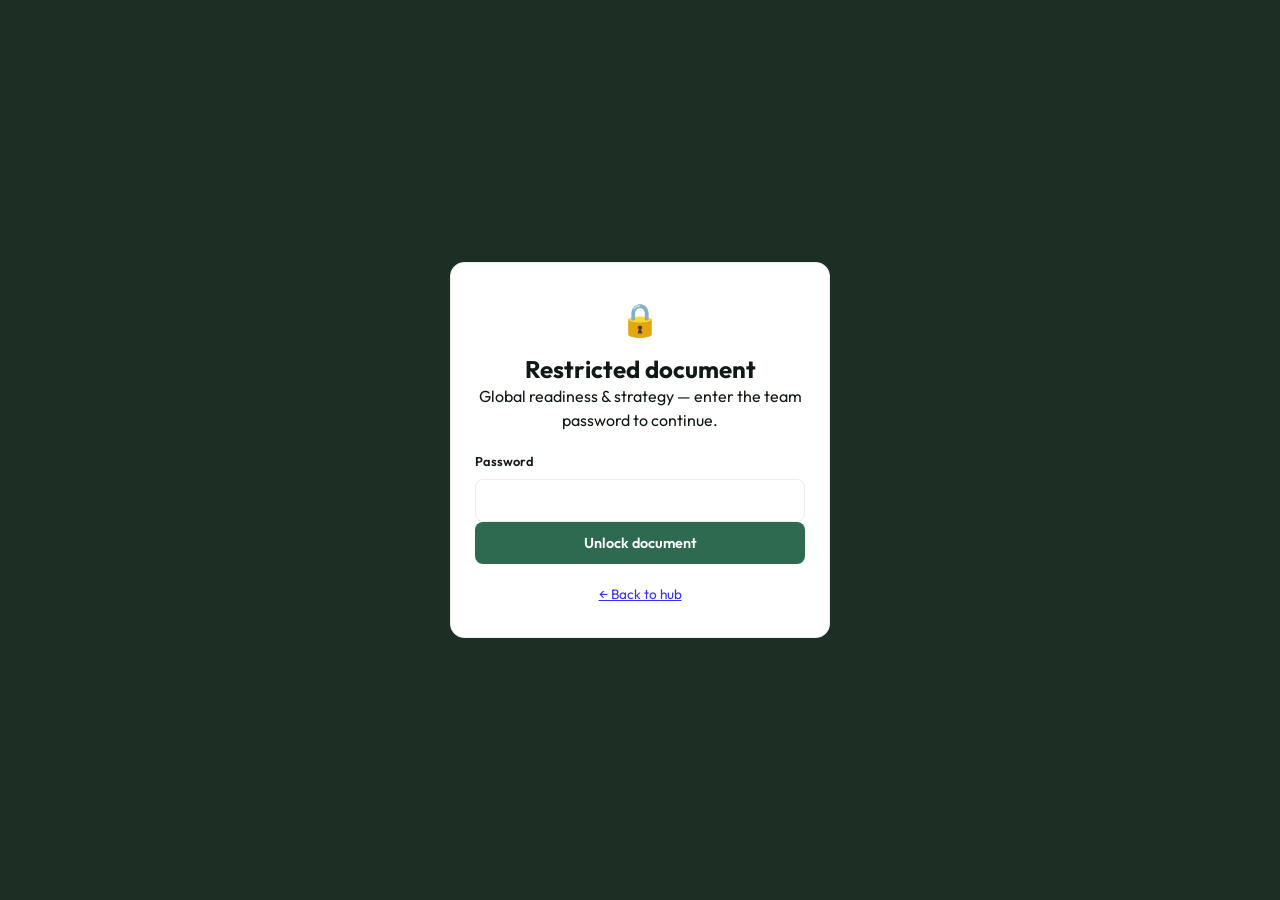
<file: docs/mockups/global-readiness.html>
<!doctype html>
<html lang="id">
  <head>
    <meta charset="UTF-8" />
    <meta name="viewport" content="width=device-width, initial-scale=1.0" />
    <title>Global Readiness — Match Point Docs</title>
    <link rel="stylesheet" href="styles.css" />
  </head>
  <body class="about-page docs-page">
    <div class="docs-shell">
      <aside class="docs-sidebar" aria-label="Documentation navigation">
        <a href="index.html" class="docs-sidebar-brand">← Match Point</a>
        <p class="docs-sidebar-meta">
          <span class="docs-version-pill" id="docs-version-pill">v3.4.2</span>
          <span class="docs-updated" id="docs-updated">Updated 2026-07-09</span>
        </p>
        <nav class="docs-toc">
          <p class="docs-toc-label" data-i18n="global.toc">On this page</p>
          <a href="#summary" data-i18n="global.secSummary">Executive summary</a>
          <a href="#problem" data-i18n="global.secProblem">Problem &amp; market fit</a>
          <a href="#positioning" data-i18n="global.secPositioning">Positioning &amp; vision</a>
          <a href="#social-sport" data-i18n="global.secSocialSport">Social sport OS</a>
          <a href="#competitive" data-i18n="global.secCompetitive">Competitive landscape</a>
          <a href="#advantage" data-i18n="global.secAdvantage">Our advantage</a>
          <a href="#global-ready" data-i18n="global.secGlobalReady">Global-ready design</a>
          <a href="#mockup-today" data-i18n="global.secMockupToday">Mockup inventory</a>
          <a href="#interactive-flows" data-i18n="global.secInteractiveFlows">Interactive flows</a>
          <a href="#ranking-model">Ranking &amp; MP Rating</a>
          <a href="#wpr-parity">WPR parity &amp; gaps</a>
          <a href="#indonesia-wedge" data-i18n="global.secWedge">Indonesia-first wedge</a>
          <a href="#gaps" data-i18n="global.secGaps">Gaps &amp; improvements</a>
          <a href="#expansion" data-i18n="global.secExpansion">Regional expansion</a>
          <a href="#integrations" data-i18n="global.secIntegrations">Integrations roadmap</a>
          <a href="#localization" data-i18n="global.secLocalization">Localization &amp; compliance</a>
          <a href="#monetization" data-i18n="global.secMonetization">Monetization strategy</a>
          <a href="#monetization-ready" data-i18n="global.secMonetizationReady">Monetization readiness</a>
          <a href="#infrastructure" data-i18n="global.secInfrastructure">Infrastructure &amp; sustainability</a>
          <a href="#roadmap" data-i18n="global.secRoadmap">Post-mockup roadmap</a>
          <a href="#metrics" data-i18n="global.secMetrics">Success metrics</a>
          <a href="#risks" data-i18n="global.secRisks">Risks</a>
          <a href="about.html" data-i18n="global.linkAbout">← Product docs (About)</a>
        </nav>
        <div class="lang-toggle docs-lang">
          <button type="button" class="lang-btn" data-lang="id">ID</button>
          <button type="button" class="lang-btn active" data-lang="en">EN</button>
        </div>
      </aside>

      <main class="docs-main">
        <header class="docs-hero">
          <div data-mascot data-mascot-sport="padel" data-mascot-size="sm" data-mascot-mood="idle"></div>
          <h1 data-i18n="global.title">Global readiness &amp; go-to-market</h1>
          <p class="docs-lead" data-i18n="global.lead">
            Strategy reference for scaling Match Point beyond Indonesia — social sport OS positioning, four interactive journeys, market fit, mockup maturity, monetization, and infrastructure after the prototype phase.
          </p>
        </header>

        <section id="summary" class="docs-section card">
          <h2 data-i18n="global.secSummary">Executive summary</h2>
          <p>
            <strong>Match Point can serve the world</strong> as <strong>the operating system for racket sports communities</strong> —
            the place where players and communities build their <em>entire sporting life</em>: identity, competition, community ops, and social connection on one connected graph.
            Five sports in the mockup today (padel, tennis, pickleball, badminton, table tennis).
            Phase 0 validates UX across <strong>four interactive journeys</strong> (74 flow steps + 98 gallery screens); architecture is region-agnostic.
            Indonesia-specific today: <em>launch data, integrations, and copy</em> — not the core model.
          </p>
          <table class="pa-table docs-table">
            <thead>
              <tr><th>Question</th><th>Answer</th></tr>
            </thead>
            <tbody>
              <tr>
                <td>What category are we?</td>
                <td><strong>Social sport OS</strong> — not a booking app, not a rating app, not a generic social network. Reputation + community + competition + social graph.</td>
              </tr>
              <tr>
                <td>Is the problem global?</td>
                <td>Yes — recreational play is invisible to federations; reputation fragments across clubs, booking apps, and chat groups.</td>
              </tr>
              <tr>
                <td>Are our sports global?</td>
                <td>Yes — padel (EU/LATAM/MENA/US), tennis (worldwide), pickleball (US-led, spreading), badminton (Asia/SEA/global), table tennis (global).</td>
              </tr>
              <tr>
                <td>Ranking model</td>
                <td><strong>Three layers per sport:</strong> MP Rating (Glicko skill) · Mabar/Global pts (ladder from 0) · ≈ WPR/UTR/DUPR reference hints (derived, never imported).</td>
              </tr>
              <tr>
                <td>Do we replace UTR / DUPR / WPR?</td>
                <td>No — we complement them with <strong>community portability</strong>, endorsements, BoC, social identity, and club operations.</td>
              </tr>
              <tr>
                <td>Launch strategy</td>
                <td><strong>Indonesia-first density</strong>, global product design, regional adapters per market.</td>
              </tr>
              <tr>
                <td>What’s mocked in Phase 0?</td>
                <td>Full four-journey OS — Discovery Pulse, Daily Hook + Passport, social feed/DMs/friends, Community HQ, Ecosystem Console, booking teasers. Backend Phase 1+.</td>
              </tr>
            </tbody>
          </table>
        </section>

        <section id="problem" class="docs-section card">
          <h2 data-i18n="global.secProblem">Problem &amp; market fit</h2>
          <h3>The gap nobody owns today</h3>
          <ul class="docs-list">
            <li><strong>Official systems</strong> (federations, ILTL-style leagues) — sanctioned competition only; recreational club play is invisible.</li>
            <li><strong>Booking apps</strong> (Playtomic, KUYY) — court utilization, not portable reputation or cross-club rivalry.</li>
            <li><strong>Rating platforms</strong> (UTR, DUPR, WPR) — skill numbers without community history, endorsements, or social graph.</li>
            <li><strong>Social groups</strong> (WhatsApp, Instagram) — discovery and trust, but no structured rank, brackets, or audit trail.</li>
            <li><strong>Generic fitness social</strong> (Strava) — sharing habit without sport-format logic or fair-play gates.</li>
          </ul>
          <p>
            Match Point sits at the intersection: <strong>structured sport identity + community operations + social stickiness</strong>.
            Players get a reason to open daily (pulse, feed, friends); clubs get ops tooling; the platform gets a measurable graph.
          </p>
          <h3>Who feels the pain (global ICP)</h3>
          <table class="pa-table docs-table">
            <thead>
              <tr><th>Segment</th><th>Job to be done</th><th>Willingness to pay</th></tr>
            </thead>
            <tbody>
              <tr>
                <td><strong>Recreational players</strong></td>
                <td>Fair brackets, visible progress, shareable identity, play-up/down clarity</td>
                <td>Low direct — freemium; monetize via clubs &amp; events</td>
              </tr>
              <tr>
                <td><strong>Club / community admins</strong></td>
                <td>Run events, rank members, reduce sandbagging disputes, retain players</td>
                <td><strong>High</strong> — SaaS per community</td>
              </tr>
              <tr>
                <td><strong>Platform / federation operators</strong></td>
                <td>Cross-community seasons (BoC), audit trails, analytics, brand</td>
                <td><strong>High</strong> — enterprise / season sponsorship</td>
              </tr>
              <tr>
                <td><strong>Brands &amp; sponsors</strong></td>
                <td>Reach engaged local sports communities with measurable participation</td>
                <td>Medium — seasonal campaigns</td>
              </tr>
            </tbody>
          </table>
          <p class="form-hint">
            Market fit is strongest where padel/pickleball communities are dense, WhatsApp-organized, and underserved by federation data — Indonesia, UAE, Spain, and US metro areas are prime wedges.
          </p>
        </section>

        <section id="positioning" class="docs-section card">
          <h2 data-i18n="global.secPositioning">Positioning &amp; vision</h2>
          <h3>Tagline hierarchy</h3>
          <table class="pa-table docs-table">
            <thead>
              <tr><th>Layer</th><th>Copy (as shipped in login hook)</th></tr>
            </thead>
            <tbody>
              <tr><td><strong>Primary</strong></td><td><em>The operating system for racket sports communities</em></td></tr>
              <tr><td><strong>Player hook</strong></td><td><em>Where your racket sports life lives.</em></td></tr>
              <tr><td><strong>Secondary</strong></td><td><em>One portable identity across padel, tennis, pickleball, badminton &amp; table tennis.</em></td></tr>
              <tr><td><strong>Platform hook</strong></td><td><em>Operate the racket sports ecosystem — trust, growth, and fair play.</em></td></tr>
            </tbody>
          </table>
          <h3>Four journeys, one graph</h3>
          <p>
            The product is organized as four purpose-built homes that reinforce one network graph:
            <strong>Guest</strong> → Discovery Pulse (<em>"why should I join?"</em>) ·
            <strong>Player</strong> → Daily Hook + Player Passport (<em>"why open every day?"</em>) ·
            <strong>Community Admin</strong> → Community HQ (<em>"how do I run and grow?"</em>) ·
            <strong>Platform Admin</strong> → Ecosystem Console (<em>"is the graph healthy?"</em>).
            Competitors ship <em>modules</em> (competition, booking, rating); we ship the <strong>connected graph</strong>.
          </p>
          <h3>North star — social sport identity</h3>
          <p>Not replacing every app on day one — becoming the profile, rank, and community home players share everywhere:</p>
          <ul class="docs-list">
            <li><strong>Identity</strong> — Player Passport: 5-sport MP Rating, confidence %, achievements, share card + QR, endorsements</li>
            <li><strong>Community</strong> — discover, join, Mabar ladder, Community HQ for admins</li>
            <li><strong>Competition</strong> — club events, global tournaments, BoC seasons, sparring (ILTL-class module)</li>
            <li><strong>Social</strong> — feed, stories, messages, friends — <strong>mocked in Phase 0</strong>; real-time/push in Phase 5</li>
            <li><strong>Trust</strong> — verified matches, disputes, bracket eligibility, social moderation queue</li>
            <li><strong>Discovery + booking</strong> — court booking teaser (KUYY-class module in Phase 4)</li>
          </ul>
          <h3>What we are not (v1 production)</h3>
          <ul class="docs-list">
            <li>Primary court-booking marketplace — integrate Playtomic / KUYY / local POS</li>
            <li>Replacement for UTR/DUPR/WPR official ratings — align display; optional API sync</li>
            <li>TikTok-style infinite video — sport moments, share cards, and highlights only</li>
            <li>Generic lifestyle social network — every social feature must tie back to play, rank, or community</li>
          </ul>
        </section>

        <section id="social-sport" class="docs-section card">
          <h2 data-i18n="global.secSocialSport">Social sport OS — how the graph works</h2>
          <p>
            “Social sport” means sport-native social — not generic feeds bolted onto a ladder app.
            Content, identity, and competition reinforce each other so the product earns daily opens <em>and</em> cross-community trust.
          </p>
          <h3>Network loops (measured on platform console)</h3>
          <table class="pa-table docs-table">
            <thead>
              <tr><th>Loop</th><th>Guest</th><th>Player</th><th>Community</th><th>Platform</th></tr>
            </thead>
            <tbody>
              <tr><td>community → players</td><td>Discovery Pulse</td><td>Join + Mabar rank</td><td>HQ growth tools</td><td>Onboarding pipeline</td></tr>
              <tr><td>players → content</td><td>Read-only preview</td><td>Posts, stories, highlights</td><td>Community feed broadcast</td><td>Moderation inbox</td></tr>
              <tr><td>content → discovery</td><td>Social teaser on home</td><td>Feed + friends rail</td><td>Public community page</td><td>Graph health KPIs</td></tr>
              <tr><td>matches → ratings</td><td>—</td><td>Submit match (~30s)</td><td>Live session → rank</td><td>Dispute triage</td></tr>
              <tr><td>conversion → identity</td><td>Passport teaser → signup</td><td>Passport + share card</td><td>Member import</td><td>—</td></tr>
            </tbody>
          </table>
          <h3>Guest conversion (as built in flow)</h3>
          <ol class="docs-list">
            <li><strong>Alive platform</strong> — live strip (523 communities · 2.4k playing today), trending clubs, open events</li>
            <li><strong>Browse</strong> — community pages, event feed, social preview (public posts; member posts blurred), public leaderboard</li>
            <li><strong>Soft gate</strong> — RSVP, like/comment, personal rank → inline auth modal (<em>Perlu akun</em>), never a hard wall</li>
            <li><strong>Claim identity</strong> — register → Player Passport → join community → Daily Hook unlocks</li>
          </ol>
          <h3>Social layer — mocked vs production</h3>
          <table class="pa-table docs-table">
            <thead>
              <tr><th>Capability</th><th>Phase 0 mockup</th><th>Production gap</th></tr>
            </thead>
            <tbody>
              <tr><td>Activity feed + stories</td><td>✅ <code>social-feed.js</code> — 8 posts, guest mode</td><td>Real-time feed, media storage</td></tr>
              <tr><td>Messages / DMs</td><td>✅ Inbox UI, 4 demo threads</td><td>WebSocket, push notifications</td></tr>
              <tr><td>Friends / follows</td><td>✅ <code>social-graph.js</code></td><td>Graph DB, privacy controls</td></tr>
              <tr><td>Achievements</td><td>✅ 6 trophies on passport</td><td>Rule engine on match events</td></tr>
              <tr><td>Platform moderation</td><td>✅ Flagged post queue</td><td>ML assist, SLA tooling</td></tr>
              <tr><td>Viral share</td><td>✅ 600×600 card + QR</td><td>CDN, Open Graph meta</td></tr>
            </tbody>
          </table>
        </section>

        <section id="competitive" class="docs-section card">
          <h2 data-i18n="global.secCompetitive">Competitive landscape</h2>
          <table class="pa-table docs-table">
            <thead>
              <tr>
                <th>Player</th>
                <th>Strength</th>
                <th>Weakness vs Match Point</th>
                <th>Relationship</th>
              </tr>
            </thead>
            <tbody>
              <tr>
                <td><strong>UTR</strong> (tennis)</td>
                <td>Global skill standard, college recruiting, verified events</td>
                <td>Weak community/club ops; limited padel/pickleball</td>
                <td>Complement — display alignment, optional import</td>
              </tr>
              <tr>
                <td><strong>DUPR</strong> (pickleball)</td>
                <td>De facto pickleball rating, club adoption US</td>
                <td>No cross-community BoC/sparring; limited ID/SEA</td>
                <td>Complement — band labels, club events feed in</td>
              </tr>
              <tr>
                <td><strong>WPR</strong> (padel)</td>
                <td>Growing padel-specific global rating; confidence score, rating history, match stats dashboard</td>
                <td>No community admin tooling; no BoC/sparring; ratings are imported/official not community-portable</td>
                <td>Complement — WPR-style analytics UX in mockup; MP Rating is our gate; optional API sync later</td>
              </tr>
              <tr>
                <td><strong>Playtomic</strong></td>
                <td>Court booking, large EU/LATAM padel/tennis base</td>
                <td>Reputation portability across non-Playtomic clubs</td>
                <td>Integrate — match import, not head-on booking war</td>
              </tr>
              <tr>
                <td><strong>AYO</strong> (Indonesia)</td>
                <td>Court booking density, payments (GoPay/VA/DP), sparring, pickup games (“Main Bareng”), venue reviews, multi-sport inventory</td>
                <td>No portable cross-community rank, weak bracket fairness, no BoC graph, no endorsement-based trust</td>
                <td>Module — Booking + Sparring; integrate Phase 4, win daily habit on graph + fair play now (Reclub-style)</td>
              </tr>
              <tr>
                <td><strong>KUYY</strong> (Indonesia)</td>
                <td>Court discovery &amp; booking, local padel/tennis density</td>
                <td>No portable rank, endorsements, or cross-community BoC graph</td>
                <td>Module — Discovery + Booking; integrate, don’t replace reputation core</td>
              </tr>
              <tr>
                <td><strong>ILTL</strong> (Indonesia)</td>
                <td>Official competition data ID</td>
                <td>Recreational/club play uncovered</td>
                <td>Import — authoritative baseline for ID tennis/padel</td>
              </tr>
              <tr>
                <td><strong>Strava / generic fitness</strong></td>
                <td>Social sharing habit</td>
                <td>No bracket logic, endorsements, or sport formats</td>
                <td>Different category — borrow share UX only</td>
              </tr>
              <tr>
                <td><strong>WhatsApp / Instagram groups</strong></td>
                <td>Zero friction, local trust</td>
                <td>No rank, no audit, no cross-club ladder</td>
                <td>Distribution channel — deep links, share cards</td>
              </tr>
            </tbody>
          </table>
        </section>

        <section id="advantage" class="docs-section card">
          <h2 data-i18n="global.secAdvantage">Our competitive advantage</h2>
          <table class="pa-table docs-table">
            <thead>
              <tr><th>Advantage</th><th>Why it matters globally</th></tr>
            </thead>
            <tbody>
              <tr>
                <td><strong>Connected graph moat</strong></td>
                <td>Four journeys on one network — guest conversion → player identity → community ops → platform health; competitors ship modules, we ship the graph.</td>
              </tr>
              <tr>
                <td><strong>Social sport stickiness</strong></td>
                <td>Daily Hook + feed + friends + passport share card create habit beyond event days — rare in rating-only or booking-only incumbents.</td>
              </tr>
              <tr>
                <td><strong>Guest conversion without walls</strong></td>
                <td>Browse-first CTA (<em>Lihat isi dulu</em>) + soft gates — lowers signup friction vs competitors that hide value.</td>
              </tr>
              <tr>
                <td><strong>Dual-track rank</strong> (Mabar + Global)</td>
                <td>Clubs keep local culture; players still earn portable cross-community standing — works in any city.</td>
              </tr>
              <tr>
                <td><strong>Multi-sport single identity</strong></td>
                <td>One profile across five sports — padel, tennis, pickleball, badminton, table tennis — separate MP Rating per sport; rare in sport-siloed incumbents.</td>
              </tr>
              <tr>
                <td><strong>Community-first + platform seasons</strong></td>
                <td>BoC and Sparring are differentiated IP — not just another ladder app.</td>
              </tr>
              <tr>
                <td><strong>Fair-play system</strong></td>
                <td>Glicko-style MP Rating, bracket classes (Open → Elite), eligibility gates, Lintas klub ✓ calibration — universal need for bracketed events.</td>
              </tr>
              <tr>
                <td><strong>Endorsement graph</strong></td>
                <td>Social proof without black-box AI — culturally adaptable (peers vouch for skill).</td>
              </tr>
              <tr>
                <td><strong>Transparent rules in-product</strong></td>
                <td>Public docs (About, this page) build trust for global expansion and B2B operators.</td>
              </tr>
              <tr>
                <td><strong>Visual identity system</strong></td>
                <td>Per-sport mascots (Pipo, Tenni, Dink, Birdi, Pongi) — memorable brand for community pride globally.</td>
              </tr>
              <tr>
                <td><strong>Play-to-rank loop</strong></td>
                <td>Discover open mabar → verified match → MP Rating update → bracket eligibility — a closed loop AYO/KUYY booking apps cannot offer without a reputation graph.</td>
              </tr>
            </tbody>
          </table>
        </section>

        <section id="global-ready" class="docs-section card">
          <h2 data-i18n="global.secGlobalReady">Global-ready design (architecture)</h2>
          <p>These choices already travel across regions without redesign:</p>
          <table class="pa-table docs-table">
            <thead>
              <tr><th>Area</th><th>Status</th><th>Notes</th></tr>
            </thead>
            <tbody>
              <tr><td>Four-journey OS</td><td>✅ Mock</td><td>Guest Discovery Pulse · Player Daily Hook + Passport · Community HQ · Ecosystem Operator Console — gallery nav mirrors journeys</td></tr>
              <tr><td>Player Passport</td><td>✅ Mock</td><td>5-sport identity rollup, achievements, share card + QR — <code>passport.js</code></td></tr>
              <tr><td>Social layer</td><td>✅ Mock</td><td>Feed, stories, messages, friends, highlights; guest preview mode — <code>social-feed.js</code></td></tr>
              <tr><td>Community HQ</td><td>✅ Mock</td><td>Bento module grid beyond event ops — <code>community-hq.js</code></td></tr>
              <tr><td>Platform ecosystem console</td><td>✅ Mock</td><td>Graph health KPIs, community pipeline, social moderation — <code>platform-ecosystem.js</code></td></tr>
              <tr><td>Multi-sport model</td><td>✅ Ready</td><td>Five sports — padel · tennis · pickleball · badminton · table tennis — sport switcher + 3+2 home grid</td></tr>
              <tr><td>Three-layer rank</td><td>✅ Mock</td><td>MP Rating (Glicko) · Mabar/Global pts · ≈ WPR/UTR/DUPR hints — one engine in <code>rank.js</code></td></tr>
              <tr><td>Bracket classes</td><td>✅ Mock</td><td>Open / Beginner / Intermediate / Advanced / Elite — MP Rating min/max per sport; tournament wizard picker</td></tr>
              <tr><td>Dual rank scope</td><td>✅ Ready</td><td>Community (Mabar) vs cross-community (Global) is region-agnostic</td></tr>
              <tr><td>Skill display bands</td><td>✅ Mock</td><td>≈ WPR (padel) · ≈ UTR (tennis) · ≈ DUPR (pickleball); badminton &amp; table tennis on MP scale until federation mapping</td></tr>
              <tr><td>WPR-style analytics</td><td>🟡 Mock</td><td>Confidence score, MP Rating history chart (3y/1y/1m/1w), match stats — UI only, seeded localStorage</td></tr>
              <tr><td>Event format engine</td><td>✅ Ready</td><td>Americano, Mexicano, RR, knockout, league, <strong>Box League</strong>, group→KO</td></tr>
              <tr><td>BoC / Sparring rules</td><td>✅ Ready</td><td>Configurable rubric, squads, penalties, rank weights (100% / 70% / 40%), audit log</td></tr>
              <tr><td>Cross-club calibration</td><td>✅ Mock</td><td>Klub vs Lintas klub ✓ badge; Glicko anchor boost on first cross-community opponent</td></tr>
              <tr><td>i18n framework</td><td>🟡 Partial</td><td>ID + EN today; extensible key-based system</td></tr>
              <tr><td>Auth / identity</td><td>🔴 Mock only</td><td>Needs production auth, federation ID linking</td></tr>
              <tr><td>Payments</td><td>🔴 Not built</td><td>Required for monetization &amp; paid events</td></tr>
              <tr><td>Regional data imports</td><td>🔴 Planned</td><td>ILTL (ID), Playtomic, UTR/DUPR/WPR APIs per region</td></tr>
            </tbody>
          </table>
        </section>

        <section id="mockup-today" class="docs-section card">
          <h2 data-i18n="global.secMockupToday">What we have in mockups today</h2>
          <p>Interactive HTML/CSS/JS prototype — <strong>91 gallery screens</strong> (static review) + <strong>67 interactive flow steps</strong> (clickable journeys). Validates UX, social sport graph, ranking rules, and conversion ladder. <strong>Not production backend.</strong></p>

          <h3>Four journey groups (gallery)</h3>
          <table class="pa-table docs-table">
            <thead>
              <tr><th>Journey</th><th>Key screens</th><th>Shared modules</th></tr>
            </thead>
            <tbody>
              <tr>
                <td><strong>Guest</strong></td>
                <td>auth-login, home-dashboard-guest, social-feed-guest, passport-teaser-guest, find-community, leaderboard-official</td>
                <td><code>guest-pulse.js</code></td>
              </tr>
              <tr>
                <td><strong>Player</strong></td>
                <td>home-dashboard (daily hook), player-passport, profile, social-feed, messages-inbox, friends-list, court-booking, leaderboard, communities</td>
                <td><code>home-pulse.js</code>, <code>passport.js</code>, <code>social-feed.js</code>, <code>achievements.js</code></td>
              </tr>
              <tr>
                <td><strong>Community admin</strong></td>
                <td>club-admin-dashboard (Community HQ), event wizards, registrations, live referee, sparring create</td>
                <td><code>community-hq.js</code>, <code>event-wizard.js</code></td>
              </tr>
              <tr>
                <td><strong>Platform admin</strong></td>
                <td>platform-overview, platform-community-pipeline, platform-moderation-inbox, platform-graph-health, triage inbox, BoC wizard</td>
                <td><code>platform-ecosystem.js</code></td>
              </tr>
            </tbody>
          </table>

          <h3>Five sports (one identity)</h3>
          <table class="pa-table docs-table">
            <thead>
              <tr><th>Sport</th><th>Mascot</th><th>MP Rating scale</th><th>Reference hint</th><th>Mockup status</th></tr>
            </thead>
            <tbody>
              <tr><td>Padel</td><td>Pipo</td><td>0 – 21</td><td>≈ WPR</td><td>✅ Full demo data</td></tr>
              <tr><td>Tennis</td><td>Tenni</td><td>1.0 – 16.5</td><td>≈ UTR</td><td>✅ Full demo data</td></tr>
              <tr><td>Pickleball</td><td>Dink</td><td>2 – 8</td><td>≈ DUPR</td><td>✅ Unrated starter state</td></tr>
              <tr><td>Badminton</td><td>Birdi</td><td>0 – 10</td><td>MP (no BWF mapping yet)</td><td>✅ Provisional demo + brackets</td></tr>
              <tr><td>Table tennis</td><td>Pongi</td><td>0 – 10</td><td>MP (no ITTF mapping yet)</td><td>✅ Unrated starter + brackets</td></tr>
            </tbody>
          </table>
          <p class="form-hint">Same bracket vocabulary everywhere (Beginner → Elite). Numeric MP Rating ranges differ per sport in <code>BRACKET_CLASSES</code>. Ratings never transfer between sports.</p>

          <h3>Player journey</h3>
          <ul class="docs-list">
            <li>Guest Discovery Pulse + conversion ladder (browse-first, soft gates)</li>
            <li>Login, phone OTP (mock), profile &amp; edit, <strong>Player Passport</strong> with achievements + share card QR</li>
            <li>Daily Hook Home — personalized pulse cards (<code>home-pulse.js</code>)</li>
            <li>Bottom nav: Home · Play · Social · Rank · Communities</li>
            <li>Social — feed, stories, messages, friends, highlights; guest read-only preview</li>
            <li>Community discovery, join, multi-community membership</li>
            <li>Mabar + Global leaderboard with MP Rating meta; monthly snapshot</li>
            <li>Event feed, registration, <strong>eligibility panel</strong> (MP Rating min/max, bracket class, Lintas klub ✓)</li>
            <li>Court booking + booking confirm teasers (<code>booking-mock.js</code>)</li>
            <li>Submit match, pending/approved/disputed flows</li>
            <li>Endorsements (min 3 rule), share card (social-ready dimensions)</li>
            <li><strong>Player Performance</strong> — confidence card, MP Rating history chart, match stats</li>
            <li>Battle of Communities detail — standings, squads, live rubric</li>
            <li>Community Sparring — multi-community standings, casual vs ranked</li>
          </ul>

          <h3>Community admin</h3>
          <ul class="docs-list">
            <li><strong>Community HQ</strong> — bento module grid (events, members, feed, sparring, booking/finance placeholders)</li>
            <li>Event wizard — formats, <strong>bracket class picker</strong>, live referee / manual scoring</li>
            <li><strong>Box League</strong> — box groups, round robin within box, promotion/relegation</li>
            <li>Sparring create (invite 2+ communities)</li>
          </ul>

          <h3>Platform admin</h3>
          <ul class="docs-list">
            <li><strong>Ecosystem Operator Console</strong> — graph health KPIs, sport mix, triage elevation</li>
            <li>Community onboarding pipeline — pending / approved / rejected stages</li>
            <li>Social moderation inbox — flagged posts queue</li>
            <li>Approval inbox (communities, featured events)</li>
            <li>Global tournament wizard with bracket classes, analytics dashboard</li>
            <li>BoC season wizard — group draw, fixtures, audit log</li>
            <li>Dispute resolution, point adjustment (audit trail concept)</li>
          </ul>

          <h3>Cross-cutting</h3>
          <ul class="docs-list">
            <li><strong>MP Rating</strong> — Glicko-2-lite: unrated → provisional (est.) → stable ✓; RD, reliability, calibration scope</li>
            <li><strong>Confidence score</strong> — WPR-inspired % from RD + verified-match ratio (home cards, profile, leaderboards)</li>
            <li><strong>Rating history</strong> — SVG chart with 3y / 1y / 1m / 1w ranges (<code>player-analytics.js</code>)</li>
            <li><strong>Match stats</strong> — win %, streaks, tiebreaks, ranked vs practice, weekly activity</li>
            <li>Event rank weights — BoC 100%, Sparring ranked 70%, casual 40% (Glicko delta, not flat +15)</li>
            <li>Badges &amp; crests; per-sport gemoy mascots (Pipo, Tenni, Dink, Birdi, Pongi)</li>
            <li>ID/EN i18n, device preview (phone · tablet · web)</li>
            <li>Product docs (About), global readiness (this page), feedback widget (WhatsApp + FormSubmit email)</li>
          </ul>
        </section>

        <section id="interactive-flows" class="docs-section card">
          <h2 data-i18n="global.secInteractiveFlows">Interactive flows (clickable)</h2>
          <p>Entry: <code>flow/index.html</code>. These are the authoritative clickable demos — gallery screens mirror the same markup.</p>
          <table class="pa-table docs-table">
            <thead>
              <tr><th>Flow file</th><th>Steps</th><th>Nav</th><th>Key journey moments</th></tr>
            </thead>
            <tbody>
              <tr>
                <td><code>user.html</code> (player)</td>
                <td>33</td>
                <td>Home · Play · Social · Rank · Communities</td>
                <td>Login hook → Daily Hook pulse → events/live → profile/passport → social/messages/friends → booking teaser</td>
              </tr>
              <tr>
                <td><code>user.html?guest=1</code></td>
                <td>subset</td>
                <td>Explore · Play · Social · Rank</td>
                <td>Discovery Pulse → trending/events/social preview → passport teaser → soft-gate signup</td>
              </tr>
              <tr>
                <td><code>club.html</code></td>
                <td>12</td>
                <td>Player nav + HQ operator mode</td>
                <td>Community HQ KPIs/grid → event wizard → live referee → sparring create</td>
              </tr>
              <tr>
                <td><code>platform.html</code></td>
                <td>22</td>
                <td>Dashboard · Inbox · Pipeline · Moderation · Analytics</td>
                <td>Graph KPIs → triage SLA → community pipeline → moderation → BoC/global wizards</td>
              </tr>
            </tbody>
          </table>
          <h3>Positioning copy in flows</h3>
          <ul class="docs-list">
            <li>Player login: <em>"Where your racket sports life lives."</em></li>
            <li>Guest banner: <em>"Mode tamu — lihat saja. Masuk untuk submit match &amp; event."</em></li>
            <li>Platform login: <em>"Operate the racket sports ecosystem — trust, growth, and fair play."</em></li>
            <li>Submit match CTA: <em>"Catat Hasil Match · ~30 detik · rank update instan"</em></li>
          </ul>
        </section>

        <section id="ranking-model" class="docs-section card">
          <h2>Ranking &amp; MP Rating (current mockup)</h2>
          <p>One engine per sport in <code>rank.js</code> — three user-facing numbers, one pipeline after each verified match.</p>
          <table class="pa-table docs-table">
            <thead>
              <tr><th>Layer</th><th>Name</th><th>Purpose</th><th>Production note</th></tr>
            </thead>
            <tbody>
              <tr>
                <td><strong>1</strong></td>
                <td><strong>MP Rating</strong></td>
                <td>Trusted Glicko skill — tournament brackets, seeding, anti-sandbagging</td>
                <td>Never imported from WPR/UTR/DUPR; computed from verified results</td>
              </tr>
              <tr>
                <td><strong>2</strong></td>
                <td><strong>MP pts</strong> (Mabar / Global)</td>
                <td>Club ladder &amp; cross-community prestige — starts at <strong>0</strong></td>
                <td>Delta from Glicko expected outcome × event weight</td>
              </tr>
              <tr>
                <td><strong>3</strong></td>
                <td><strong>Reference hint</strong></td>
                <td>≈ WPR / ≈ UTR / ≈ DUPR orientation label</td>
                <td>Display only — not a registration gate</td>
              </tr>
            </tbody>
          </table>
          <h3>MP Rating lifecycle</h3>
          <table class="pa-table docs-table">
            <thead>
              <tr><th>State</th><th>Condition</th><th>UI</th><th>Bracket access</th></tr>
            </thead>
            <tbody>
              <tr><td>Unrated</td><td>0 matches</td><td>Belum dinilai / Unrated</td><td>Open only (or play first match)</td></tr>
              <tr><td>Provisional</td><td>1–4 matches or reliability &lt; 60%</td><td>MP Rating X.XX (est.)</td><td>Beginner + Open</td></tr>
              <tr><td>Stable</td><td>5+ matches, reliability ≥ 60%</td><td>MP Rating X.XX ✓</td><td>Full bracket range by MP Rating</td></tr>
            </tbody>
          </table>
          <h3>Cross-club fairness</h3>
          <p>MP Rating 4.0 at Club A is <strong>not promised</strong> equal to 4.0 at Club B until cross-community play calibrates both sides. Badge <strong>Lintas klub ✓</strong> unlocks Intermediate+ for Global tournaments and BoC when diversity thresholds are met (3+ cross-community matches, 20%+ opponent diversity in mock rules).</p>
        </section>

        <section id="wpr-parity" class="docs-section card">
          <h2>WPR parity &amp; remaining gaps</h2>
          <p>Padel players expect WPR-like transparency. The mockup now surfaces several WPR patterns — but parity is <strong>UX and rules demonstration</strong>, not live WPR integration.</p>

          <h3>Shipped in mockup (WPR-inspired)</h3>
          <table class="pa-table docs-table">
            <thead>
              <tr><th>WPR pattern</th><th>Match Point mockup</th><th>Where</th></tr>
            </thead>
            <tbody>
              <tr><td>Confidence in your rating</td><td>Confidence score % (RD + reliability)</td><td>Home sport cards, profile, Player Performance</td></tr>
              <tr><td>Rating over time</td><td>MP Rating history chart — 3y / 1y / 1m / 1w</td><td>Player Performance, profile analytics panel</td></tr>
              <tr><td>Match breakdown stats</td><td>Wins, streaks, tiebreaks, ranked vs practice</td><td>Player Performance, My Matches Performance tab</td></tr>
              <tr><td>Skill number + band</td><td>MP Rating + ≈ WPR hint (padel)</td><td>Rank screen, event eligibility, leaderboards</td></tr>
              <tr><td>Bracket by skill level</td><td>Bracket classes bound to MP Rating ranges</td><td>Event register, tournament wizards</td></tr>
            </tbody>
          </table>

          <h3>Still missing vs WPR / production</h3>
          <table class="pa-table docs-table">
            <thead>
              <tr><th>Gap</th><th>Impact</th><th>Target</th></tr>
            </thead>
            <tbody>
              <tr>
                <td>No WPR / UTR / DUPR API import</td>
                <td>Players with existing official ratings cannot link accounts</td>
                <td>v1.5 — read-only display sync where APIs allow</td>
              </tr>
              <tr>
                <td>History &amp; stats are seeded / localStorage</td>
                <td>Chart does not reflect real match ledger yet</td>
                <td>v1.0 — persist from <code>processMatchResult()</code> in API</td>
              </tr>
              <tr>
                <td>Badminton &amp; table tennis — no federation reference mapping</td>
                <td>Only MP scale + brackets; no ≈ BWF / ITTF hint</td>
                <td>v1.5 — calibrate scales with regional federation data</td>
              </tr>
              <tr>
                <td>No verified-event-only rating lock</td>
                <td>WPR distinguishes tournament-verified results strictly</td>
                <td>v1.0 — organizer verification flag on every rated match</td>
              </tr>
              <tr>
                <td>No public rating algorithm export</td>
                <td>Power users cannot audit Glicko parameters</td>
                <td>v1.0 — publish formulas in About (partial today)</td>
              </tr>
              <tr>
                <td>No opponent-strength analytics</td>
                <td>WPR shows quality of wins; we show aggregate stats only</td>
                <td>v2.0 — opponent tier breakdown, upset index</td>
              </tr>
            </tbody>
          </table>
          <p class="form-hint">
            Strategic stance unchanged: <strong>MP Rating is the gate</strong> for our brackets and ladders. WPR/UTR/DUPR remain complementary reference hints — partner and import, don’t replace community portability.
          </p>
        </section>

        <section id="indonesia-wedge" class="docs-section card">
          <h2 data-i18n="global.secWedge">Indonesia-first wedge (intentional)</h2>
          <p>Starting in Indonesia is a <strong>go-to-market choice</strong>, not an architectural limit.</p>
          <table class="pa-table docs-table">
            <thead>
              <tr><th>Indonesia advantage</th><th>Global parallel later</th></tr>
            </thead>
            <tbody>
              <tr><td>Dense padel/tennis/badminton club culture (Jakarta, Bali, Surabaya)</td><td>Madrid, Dubai, Austin, Guangzhou metro wedges</td></tr>
              <tr><td>WhatsApp-native organizing</td><td>Share cards + deep links; add email/SMS in US/EU</td></tr>
              <tr><td>AYO as booking + sparring density</td><td>Win daily opens on graph + fair play first; integrate booking Phase 4 (Reclub-style sequencing)</td></tr>
              <tr><td>KUYY as booking/discovery density</td><td>Playtomic EU — integrate as Phase 4 module, not head-on war</td></tr>
              <tr><td>ILTL as official data hook</td><td>Playtomic EU, UTR US, local federation APIs</td></tr>
              <tr><td>“Mabar” community identity</td><td>Localize label (“Club rank”, “Local ladder”) per locale</td></tr>
              <tr><td>Phone OTP familiarity</td><td>Per-country SMS providers + email OAuth fallback</td></tr>
            </tbody>
          </table>
          <h3>Suggested expansion sequence</h3>
          <pre class="docs-pre">Indonesia (density, ILTL, WhatsApp)
  → Singapore / Malaysia / Bali expat hubs
  → UAE / Spain (padel capitals)
  → US pickleball + tennis metros</pre>
        </section>

        <section id="gaps" class="docs-section card">
          <h2 data-i18n="global.secGaps">Gaps &amp; areas for improvement</h2>
          <table class="pa-table docs-table">
            <thead>
              <tr><th>Gap</th><th>Impact</th><th>Priority</th><th>Mockup → Production</th></tr>
            </thead>
            <tbody>
              <tr>
                <td>No real backend / database</td>
                <td>Cannot ship users or persist ranks</td>
                <td>P0</td>
                <td>API + Postgres + auth service</td>
              </tr>
              <tr>
                <td>Three-sport-only docs &amp; demos</td>
                <td>Investors in badminton/table tennis markets see incomplete story</td>
                <td>P1</td>
                <td>✅ Resolved in v3.3 — five sports in UI, rank engine, mascots</td>
              </tr>
              <tr>
                <td>WPR analytics without real data</td>
                <td>Confidence chart impresses but isn’t auditable</td>
                <td>P1</td>
                <td>Wire history + stats to match API in v1.0</td>
              </tr>
              <tr>
                <td>No official rating import</td>
                <td>Friction for players already on WPR/UTR/DUPR</td>
                <td>P1</td>
                <td>Read-only API linking v1.5</td>
              </tr>
              <tr>
                <td>Badminton / table tennis scale uncalibrated</td>
                <td>Bracket ranges are placeholder MP 0–10</td>
                <td>P2</td>
                <td>Regional pilot data before marketing those sports</td>
              </tr>
              <tr>
                <td>Indonesia-only sample data</td>
                <td>Weak global demo for investors/partners</td>
                <td>P1</td>
                <td>Seed packs: ID, ES, US, AE</td>
              </tr>
              <tr>
                <td>“Mabar” not localized</td>
                <td>Confusion outside ID</td>
                <td>P1</td>
                <td>i18n keys + locale glossary</td>
              </tr>
              <tr>
                <td>Open mabar / player challenge / OOT availability</td>
                <td>AYO sparring + ILTL challenge flows not yet in mockup</td>
                <td>P0</td>
                <td>✅ Phase 0 — Play Discovery Hub, challenge inbox, availability (see <code>docs/COMPETITIVE-PLAN.md</code>)</td>
              </tr>
              <tr>
                <td>Club performance points / activity taxonomy</td>
                <td>ILTL club rewards + KUYY class types missing</td>
                <td>P1</td>
                <td>✅ Phase 0 — club rewards panel, activity chips on events feed</td>
              </tr>
              <tr>
                <td>No court booking payments</td>
                <td>Booking deferred — organize play here, checkout later</td>
                <td>Phase 4</td>
                <td>AYO/KUYY-class module: venue directory, DP/checkout, reschedule; roadmap screen in mockup</td>
              </tr>
              <tr>
                <td>Social backend (real-time feed, push, DMs)</td>
                <td>Full UI mocked in Phase 0</td>
                <td>P1</td>
                <td>Phase 5 — WebSocket + notification service</td>
              </tr>
              <tr>
                <td>Single-language depth (ID/EN only)</td>
                <td>Blocks ES, AR, PT markets</td>
                <td>P2</td>
                <td>Crowdin / Lokalise pipeline</td>
              </tr>
              <tr>
                <td>No payments / subscriptions</td>
                <td>No revenue</td>
                <td>P0 for monetization</td>
                <td>Stripe + local gateways (Xendit ID)</td>
              </tr>
              <tr>
                <td>FormSubmit / WhatsApp feedback only</td>
                <td>Fine for mockup; not in-app support</td>
                <td>P2</td>
                <td>Intercom or Zendesk + in-app</td>
              </tr>
              <tr>
                <td>GDPR / PDPA / data residency</td>
                <td>EU + ID compliance risk</td>
                <td>P1 before EU</td>
                <td>Legal review, DPA, deletion flows</td>
              </tr>
              <tr>
                <td>Native mobile apps</td>
                <td>Discovery, push, GPS match submit</td>
                <td>P1</td>
                <td>PWA first → React Native / Flutter</td>
              </tr>
            </tbody>
          </table>
        </section>

        <section id="expansion" class="docs-section card">
          <h2 data-i18n="global.secExpansion">Regional expansion playbook</h2>
          <p>Per new country/region, run this checklist before marketing spend:</p>
          <ol class="docs-list">
            <li><strong>Anchor communities</strong> — 3–5 pilot clubs with active weekly play</li>
            <li><strong>Data source</strong> — one official or semi-official import (league, booking app, federation)</li>
            <li><strong>Payment rail</strong> — local currency + tax/VAT rules for club SaaS</li>
            <li><strong>Verification</strong> — phone SMS provider OR email + OAuth for markets with low SMS delivery</li>
            <li><strong>Copy &amp; labels</strong> — translate UI; localize “Mabar”, date formats, km/mi</li>
            <li><strong>Support channel</strong> — WhatsApp (SEA), email (EU/US), in-app chat at scale</li>
            <li><strong>Launch event</strong> — BoC mini-season or sparring between 2 flagship clubs</li>
          </ol>
        </section>

        <section id="integrations" class="docs-section card">
          <h2 data-i18n="global.secIntegrations">Integrations roadmap</h2>
          <table class="pa-table docs-table">
            <thead>
              <tr><th>Integration</th><th>Region</th><th>Purpose</th><th>Phase</th></tr>
            </thead>
            <tbody>
              <tr><td>KUYY / local booking APIs</td><td>Indonesia</td><td>Court inventory + booking handoff</td><td>Phase 4</td></tr>
              <tr><td>ILTL API / batch</td><td>Indonesia</td><td>Official match seed, credibility</td><td>v1.0 ID</td></tr>
              <tr><td>WPR API</td><td>Global padel</td><td>Read-only skill display sync (optional)</td><td>v1.5</td></tr>
              <tr><td>Playtomic</td><td>EU, LATAM, growing</td><td>Match + player import</td><td>v1.5</td></tr>
              <tr><td>UTR Connect</td><td>Global tennis</td><td>Skill display sync</td><td>v1.5</td></tr>
              <tr><td>DUPR</td><td>US + global pickleball</td><td>Skill display sync</td><td>v1.5</td></tr>
              <tr><td>BWF / national badminton feeds</td><td>SEA, global</td><td>Reference calibration for badminton MP scale</td><td>v2.0</td></tr>
              <tr><td>ITTF / regional TT leagues</td><td>Global</td><td>Reference calibration for table tennis</td><td>v2.0</td></tr>
              <tr><td>Stripe / Xendit / Midtrans</td><td>Global / ID</td><td>Subscriptions &amp; event fees</td><td>v1.0 monetization</td></tr>
              <tr><td>Twilio / Vonage SMS</td><td>Per country</td><td>OTP verification</td><td>v1.0</td></tr>
              <tr><td>Google / Apple OAuth</td><td>Global</td><td>Low-friction signup</td><td>v1.0</td></tr>
            </tbody>
          </table>
        </section>

        <section id="localization" class="docs-section card">
          <h2 data-i18n="global.secLocalization">Localization &amp; compliance</h2>
          <table class="pa-table docs-table">
            <thead>
              <tr><th>Topic</th><th>Current</th><th>Target</th></tr>
            </thead>
            <tbody>
              <tr><td>Languages</td><td>ID, EN</td><td>+ ES, PT, AR for priority markets</td></tr>
              <tr><td>Terminology</td><td>Mabar (ID slang)</td><td>Locale glossary per market</td></tr>
              <tr><td>Time zones</td><td>Implicit WIB in demos</td><td>IANA tz on all events</td></tr>
              <tr><td>Units</td><td>km implied</td><td>km/mi by locale</td></tr>
              <tr><td>Privacy</td><td>Not implemented</td><td>GDPR, Indonesia PDPA, export/delete</td></tr>
              <tr><td>Minors</td><td>Not addressed</td><td>Parental consent policy for UTR-age juniors</td></tr>
            </tbody>
          </table>
        </section>

        <section id="monetization" class="docs-section card">
          <h2 data-i18n="global.secMonetization">Monetization strategy</h2>
          <p>Revenue should align with <strong>who gets operational value</strong> — clubs and platform operators — while keeping player entry low-friction for network effects.</p>

          <h3>Revenue streams (recommended mix)</h3>
          <table class="pa-table docs-table">
            <thead>
              <tr><th>Stream</th><th>Model</th><th>Who pays</th><th>When</th></tr>
            </thead>
            <tbody>
              <tr>
                <td><strong>Community Pro</strong></td>
                <td>SaaS subscription per club (tiered by member count)</td>
                <td>Club admin</td>
                <td>v1.0 — core B2B</td>
              </tr>
              <tr>
                <td><strong>Event fees</strong></td>
                <td>% platform fee on paid registrations</td>
                <td>Organizer / player</td>
                <td>v1.0 — tournaments &amp; leagues</td>
              </tr>
              <tr>
                <td><strong>BoC / season sponsorship</strong></td>
                <td>Branded seasons, featured slots</td>
                <td>Sponsors, federations</td>
                <td>v1.5 — after 50+ communities</td>
              </tr>
              <tr>
                <td><strong>Featured discovery</strong></td>
                <td>Promoted community listings</td>
                <td>Clubs</td>
                <td>v1.5</td>
              </tr>
              <tr>
                <td><strong>Platform enterprise</strong></td>
                <td>White-label or multi-region operator license</td>
                <td>Federations, chains</td>
                <td>v2.0</td>
              </tr>
              <tr>
                <td><strong>Player premium</strong> (optional)</td>
                <td>Advanced stats, custom share card themes</td>
                <td>Power users</td>
                <td>v2.0 — never paywall core rank</td>
              </tr>
            </tbody>
          </table>

          <h3>Pricing principles</h3>
          <ul class="docs-list">
            <li>Never paywall <strong>basic rank visibility</strong> — kills viral share cards</li>
            <li>Charge for <strong>admin workload reduction</strong> (events, brackets, live scoring, analytics)</li>
            <li>Localize currency — IDR for Indonesia, USD/EUR for export markets</li>
            <li>Free tier: 1 community, limited events/month — enough to prove value</li>
          </ul>
        </section>

        <section id="monetization-ready" class="docs-section card">
          <h2 data-i18n="global.secMonetizationReady">Monetization readiness</h2>
          <table class="pa-table docs-table">
            <thead>
              <tr><th>Capability</th><th>Mockup</th><th>Needed to charge</th></tr>
            </thead>
            <tbody>
              <tr><td>Club admin value demo</td><td>✅ Full wizard, Box League, bracket picker, live session</td><td>—</td></tr>
              <tr><td>Player analytics (WPR-style)</td><td>✅ Confidence, chart, stats UI</td><td>Real match ledger + API</td></tr>
              <tr><td>Platform analytics UI</td><td>✅ Dashboard mock</td><td>Real metrics pipeline</td></tr>
              <tr><td>Social layer UI (feed, DMs, friends)</td><td>✅ Full mock in flows</td><td>Real-time backend + moderation at scale</td></tr>
              <tr><td>Guest conversion demo</td><td>✅ Browse-first + soft gates</td><td>Analytics on conversion funnel</td></tr>
              <tr><td>Paid event registration</td><td>🔴 Not built</td><td>Checkout, receipts, refunds</td></tr>
              <tr><td>Subscription billing</td><td>🔴 Not built</td><td>Stripe Billing + webhooks</td></tr>
              <tr><td>Usage metering</td><td>🔴 Not built</td><td>Members, events, storage per plan</td></tr>
              <tr><td>Invoicing / tax</td><td>🔴 Not built</td><td>NPWP ID, VAT EU, 1099 US</td></tr>
              <tr><td>Entitlement gates</td><td>🔴 Not built</td><td>Feature flags per plan in API</td></tr>
            </tbody>
          </table>
          <p class="form-hint">
            Mockup phase proves <strong>willingness-to-build</strong> narratives for investors and pilot clubs. Revenue requires backend + payments — target Community Pro first (highest willingness to pay).
          </p>
        </section>

        <section id="infrastructure" class="docs-section card">
          <h2 data-i18n="global.secInfrastructure">Infrastructure &amp; sustainability</h2>
          <p>Reference stack from architecture docs — sized for post-mockup production. Costs scale with active communities and match volume, not player page views alone.</p>

          <h3>Recommended production stack</h3>
          <table class="pa-table docs-table">
            <thead>
              <tr><th>Layer</th><th>Choice</th><th>Rationale</th></tr>
            </thead>
            <tbody>
              <tr><td>API</td><td>Go modular monolith</td><td>Fast, single deploy, clear module boundaries</td></tr>
              <tr><td>Database</td><td>PostgreSQL</td><td>Transactional + ranking snapshots</td></tr>
              <tr><td>Cache</td><td>Redis</td><td>Leaderboards, sessions, rate limits</td></tr>
              <tr><td>Queue</td><td>RabbitMQ / SQS</td><td>Async ranking recompute, notifications</td></tr>
              <tr><td>Frontend</td><td>Next.js or static + API</td><td>SSR for SEO on public profiles</td></tr>
              <tr><td>Hosting</td><td>K8s or managed (Fly.io, Railway → GKE)</td><td>Start small; scale on queue depth</td></tr>
              <tr><td>CDN</td><td>Cloudflare</td><td>Global edge for share cards &amp; assets</td></tr>
              <tr><td>Observability</td><td>OpenTelemetry + Grafana</td><td>SLOs on API p95 &amp; ranking lag</td></tr>
            </tbody>
          </table>

          <h3>Cost drivers &amp; rough monthly bands (estimate)</h3>
          <table class="pa-table docs-table">
            <thead>
              <tr><th>Stage</th><th>Communities</th><th>Infra/mo (USD)</th><th>Notes</th></tr>
            </thead>
            <tbody>
              <tr><td>Pilot</td><td>5–20</td><td>$150–400</td><td>Single region, managed DB, minimal ops</td></tr>
              <tr><td>Growth ID</td><td>50–200</td><td>$800–2.5k</td><td>Ranking workers, SMS, backups</td></tr>
              <tr><td>Multi-region</td><td>500+</td><td>$5k–15k+</td><td>Read replicas, CDN, compliance</td></tr>
            </tbody>
          </table>
          <p>
            <strong>Breakeven logic:</strong> at ~$49/mo Community Pro, 20 paying clubs cover pilot infra; 100+ clubs fund a small team. Event fees and BoC sponsorship accelerate margin.
          </p>
        </section>

        <section id="roadmap" class="docs-section card">
          <h2 data-i18n="global.secRoadmap">Post-mockup roadmap (phases)</h2>
          <table class="pa-table docs-table">
            <thead>
              <tr><th>Phase</th><th>Focus</th><th>Deliverables</th></tr>
            </thead>
            <tbody>
              <tr>
                <td><strong>Phase 0</strong> — Mockup complete</td>
                <td>Stakeholder alignment</td>
                <td>91 screens, four-journey OS, 5 sports, Player Passport, full social mock, Community HQ, ecosystem console, MP Rating + WPR-style analytics, Box League, global readiness (this page), pilot club LOIs</td>
              </tr>
              <tr>
                <td><strong>Phase 1</strong> — MVP ID</td>
                <td>Ship real product in Indonesia</td>
                <td>Auth, communities, match submit, MP Rating pipeline, Mabar rank, bracket eligibility, club events, ILTL import</td>
              </tr>
              <tr>
                <td><strong>Phase 2</strong> — Monetize</td>
                <td>Community Pro + paid events</td>
                <td>Stripe/Xendit, subscriptions, entitlements</td>
              </tr>
              <tr>
                <td><strong>Phase 3</strong> — Global rank &amp; BoC</td>
                <td>Cross-community competition</td>
                <td>Global tournaments, BoC season 1, sparring ranked mode</td>
              </tr>
              <tr>
                <td><strong>Phase 4</strong> — Booking</td>
                <td>AYO/KUYY-class discovery + court module (Reclub-style: after graph density)</td>
                <td>Venue directory, inventory, DP/checkout, reschedule policy; partner handoff or native build — see booking roadmap screen in mockup</td>
              </tr>
              <tr>
                <td><strong>Phase 5</strong> — Social production</td>
                <td>Feed, follows, push backend</td>
                <td>Mockups done in Phase 0 — ship real-time feed, notifications</td>
              </tr>
              <tr>
                <td><strong>Phase 6</strong> — Expand</td>
                <td>2nd region (SG/AE/ES)</td>
                <td>Locale pack, regional integration, compliance</td>
              </tr>
              <tr>
                <td><strong>Phase 7</strong> — Marketplaces &amp; AI</td>
                <td>Coach, court, equipment; smart matchmaking</td>
                <td>HQ placeholder tiles → screens; brand boundary review (racket sports first)</td>
              </tr>
            </tbody>
          </table>
          <p class="text-sm text-muted">
            Reconciled with the four-journey OS plan — see <code>docs/STRATEGY.md</code>. Phase 0 now includes the guest Discovery Pulse, player Daily Hook + Passport, Community HQ, Ecosystem Operator Console, and the full social mockup.
          </p>
        </section>

        <section id="metrics" class="docs-section card">
          <h2 data-i18n="global.secMetrics">Success metrics</h2>
          <table class="pa-table docs-table">
            <thead>
              <tr><th>Metric</th><th>Pilot target</th><th>Global scale signal</th></tr>
            </thead>
            <tbody>
              <tr><td>DAU / posts / content volume</td><td>4,216 DAU (demo)</td><td>Social loop health per region</td></tr>
              <tr><td>Guest → signup conversion</td><td>Track in pilot</td><td>15%+ from browse-first funnel</td></tr>
              <tr><td>Share card exports / month</td><td>200</td><td>Organic acquisition + social virality</td></tr>
              <tr><td>Active communities (weekly event)</td><td>10</td><td>100+ per region</td></tr>
              <tr><td>Verified matches / month</td><td>500</td><td>50k+</td></tr>
              <tr><td>Profile claim rate (imported players)</td><td>20%</td><td>40%+</td></tr>
              <tr><td>Paying clubs</td><td>5</td><td>15% of active communities</td></tr>
              <tr><td>Cross-community fixtures (BoC/Sparring)</td><td>1 season</td><td>4+ seasons/year multi-region</td></tr>
              <tr><td>NPS (club admins)</td><td>40+</td><td>50+ at scale</td></tr>
            </tbody>
          </table>
        </section>

        <section id="risks" class="docs-section card">
          <h2 data-i18n="global.secRisks">Risks &amp; mitigations</h2>
          <table class="pa-table docs-table">
            <thead>
              <tr><th>Risk</th><th>Mitigation</th></tr>
            </thead>
            <tbody>
              <tr>
                <td>Social features feel generic (not sport-native)</td>
                <td>Tie every post type to match/community context; achievements on passport; no infinite video</td>
              </tr>
              <tr>
                <td>Graph spam / moderation load</td>
                <td>Platform moderation queue + community admin feed tools; SLA on triage card</td>
              </tr>
              <tr>
                <td>Incumbents (UTR/DUPR/KUYY) add community features</td>
                <td>Move faster on connected graph — BoC, passport, social identity; partner on booking/ratings</td>
              </tr>
              <tr>
                <td>Low club willingness to pay</td>
                <td>Prove admin time saved; free tier; case studies from pilot</td>
              </tr>
              <tr>
                <td>Rating disputes / sandbagging backlash</td>
                <td>Public rules (already in About); provisional badges; dispute SLA</td>
              </tr>
              <tr>
                <td>Spreading too thin globally</td>
                <td>Region gates in this playbook; no marketing until 3 anchor clubs</td>
              </tr>
              <tr>
                <td>Infra cost before revenue</td>
                <td>Modular monolith, managed services, Community Pro before scale marketing</td>
              </tr>
            </tbody>
          </table>
        </section>

        <footer class="docs-footer">
          <p>
            <span data-i18n="about.maintained">Maintained product docs</span>
            · <span id="docs-footer-version">Mockup v3.4.2</span>
            · <a href="about.html" data-i18n="global.linkAbout">Product docs</a>
          </p>
        </footer>
      </main>
    </div>

    <script src="docs-version.js"></script>
    <script src="docs-gate.js"></script>
    <script src="i18n.js"></script>
    <script src="mascot.js"></script>
    <script src="feedback.js"></script>
    <script>
      (function () {
        const d = window.MP_Docs || {};
        const pill = document.getElementById("docs-version-pill");
        const updated = document.getElementById("docs-updated");
        const footerVer = document.getElementById("docs-footer-version");
        if (pill && d.version) pill.textContent = "v" + d.version;
        if (updated && d.updated) updated.textContent = "Updated " + d.updated;
        if (footerVer) footerVer.textContent = (d.label || "Mockup") + " v" + (d.version || "—");

        document.querySelectorAll(".docs-toc a[href^='#']").forEach((a) => {
          a.addEventListener("click", (e) => {
            const id = a.getAttribute("href");
            if (id) {
              const el = document.querySelector(id);
              if (el) {
                e.preventDefault();
                el.scrollIntoView({ behavior: "smooth", block: "start" });
              }
            }
          });
        });
      })();

      MP_I18N.apply(MP_I18N.getLang());
      document.querySelectorAll(".lang-btn").forEach((btn) => {
        btn.addEventListener("click", () => MP_I18N.setLang(btn.dataset.lang));
      });
      MP_DocsGate.init();
      if (MP_DocsGate.isUnlocked()) {
        MP_Mascot.init();
        MP_Feedback.init();
      }
    </script>
  </body>
</html>
</file>
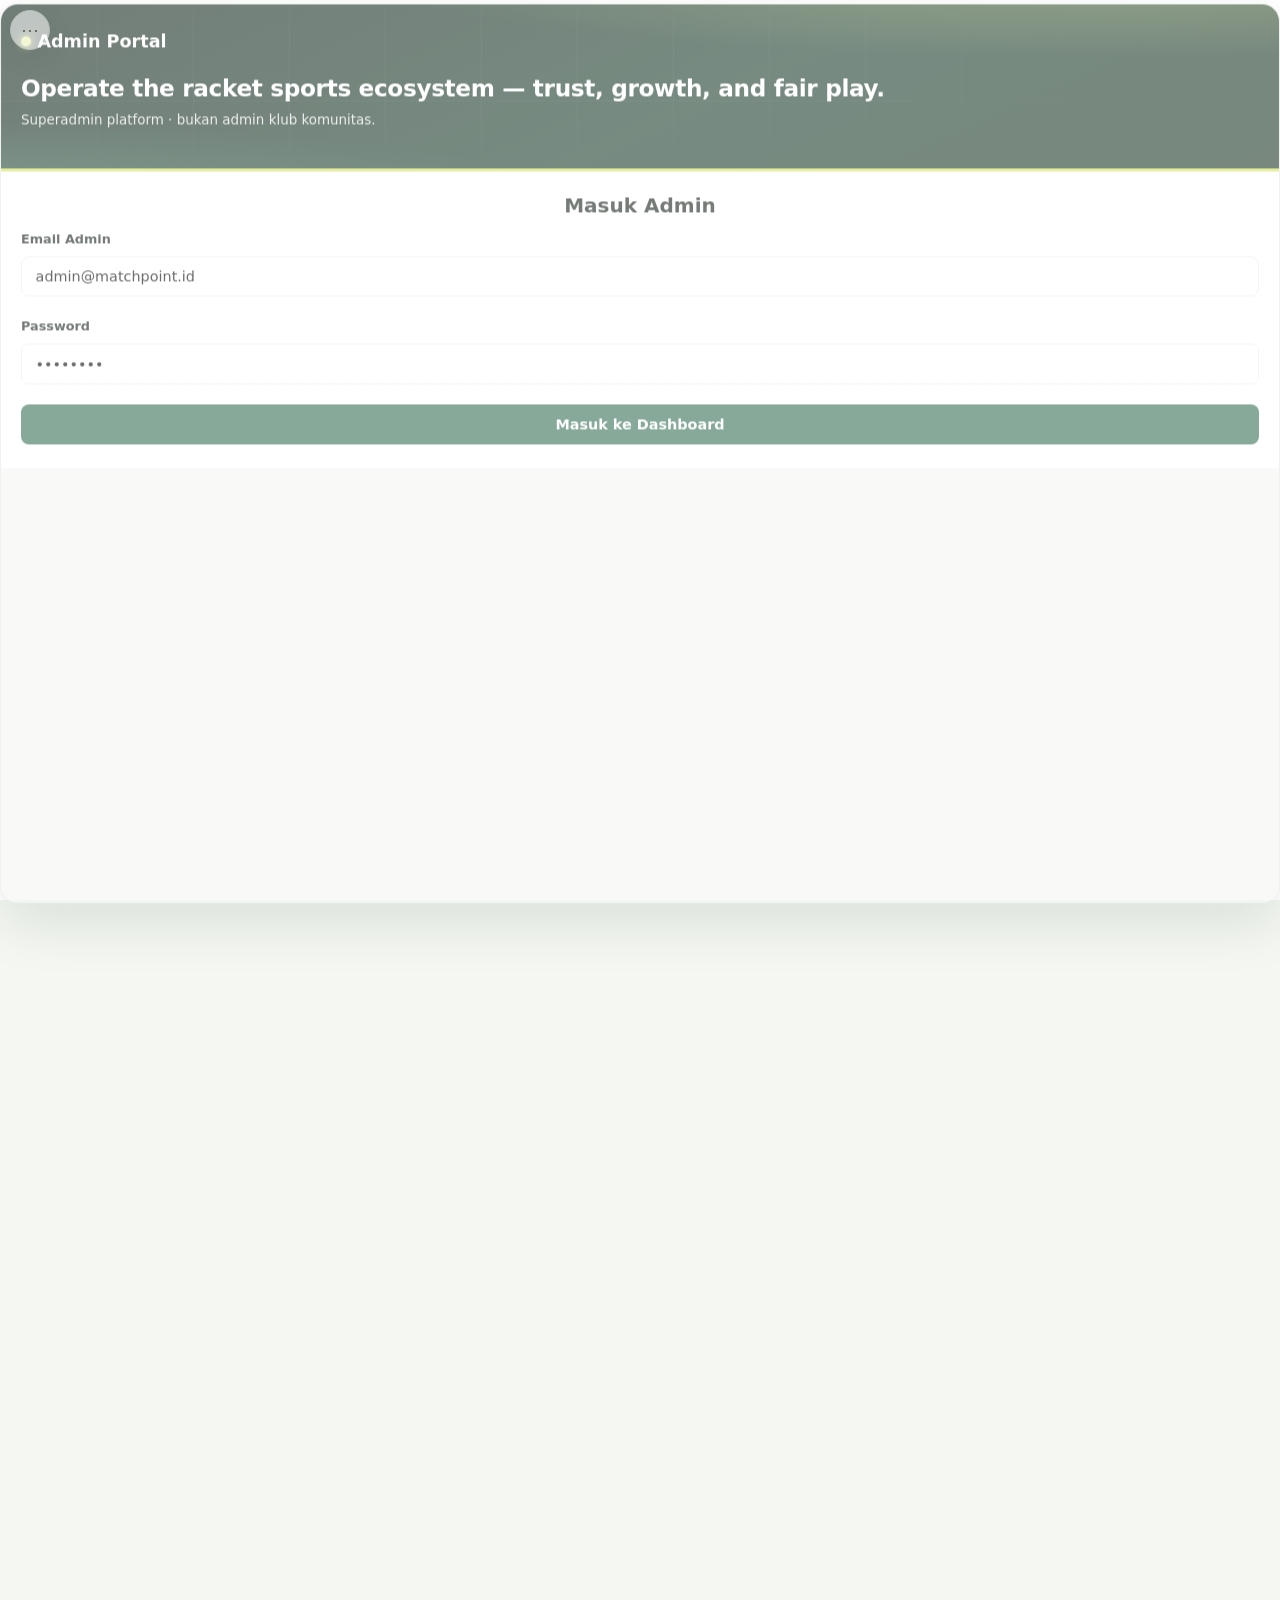
<file: docs/mockups/flow/admin.html>
<!doctype html>
<html lang="id">
  <head>
    <meta charset="UTF-8" />
    <meta http-equiv="refresh" content="0; url=platform.html" />
    <title>Redirect — Platform Admin</title>
  </head>
  <body>
    <p><a href="platform.html">Platform Admin Journey</a></p>
  </body>
</html>
</file>
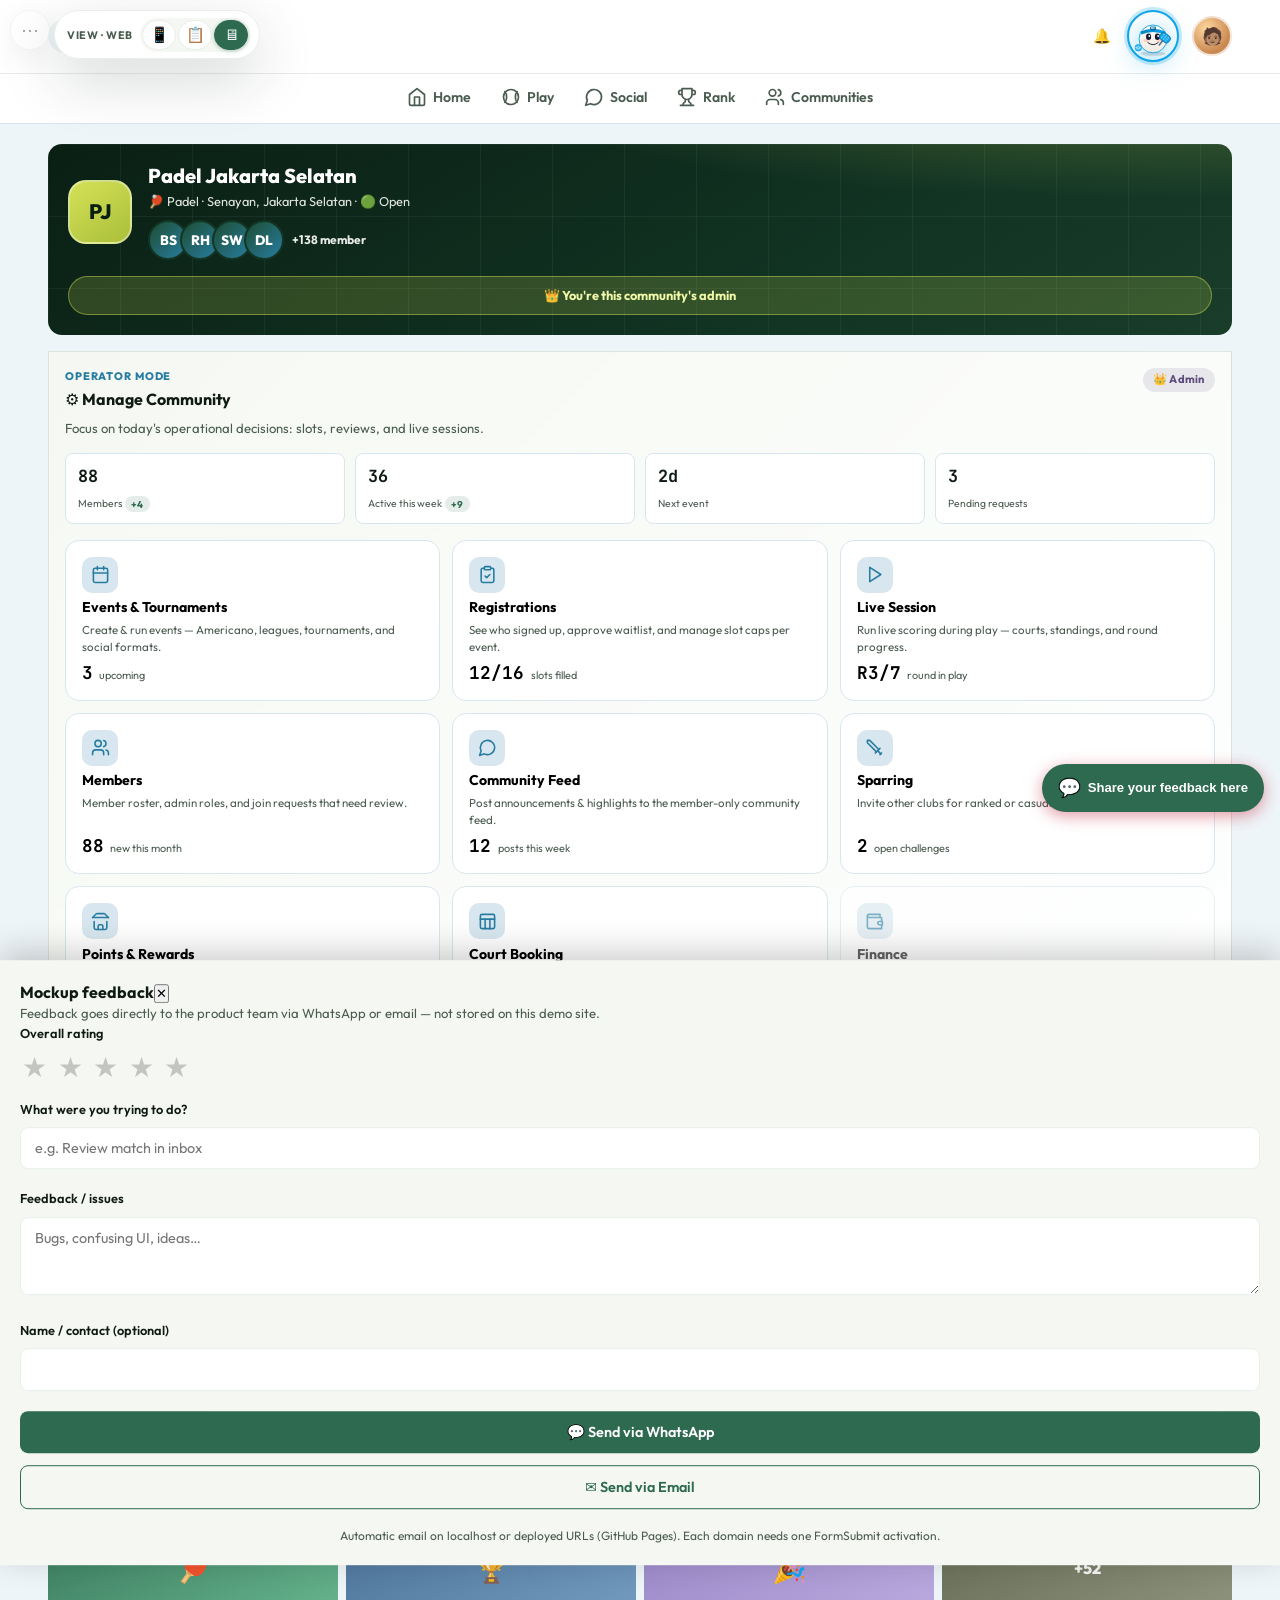
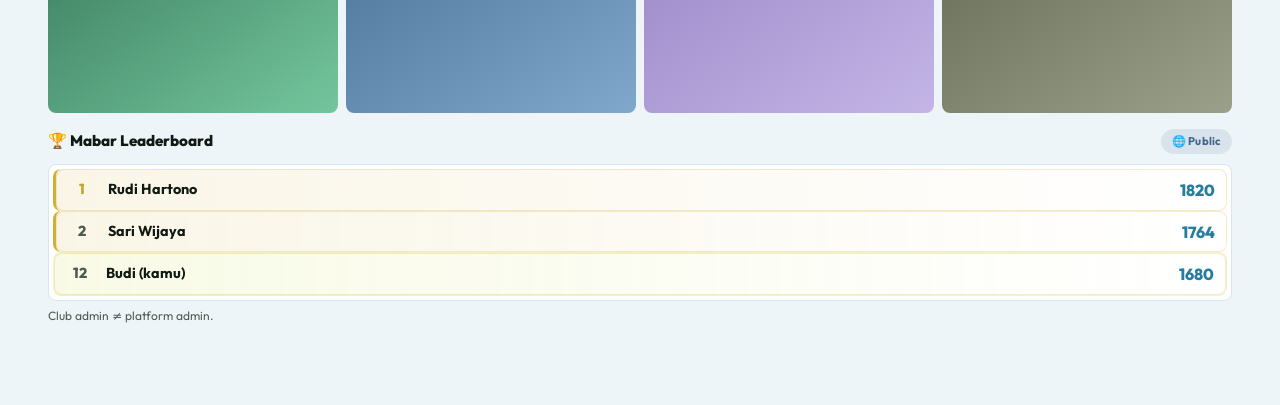
<file: docs/mockups/flow/club.html>
<!doctype html>
<html lang="id">
  <head>
    <meta charset="UTF-8" />
    <meta name="viewport" content="width=device-width, initial-scale=1.0" />
    <title>Match Point — Club Admin</title>
    <link rel="stylesheet" href="../styles.css" />
  </head>
  <body>
    <div class="flow-app flow-immersive">
      <button
        type="button"
        class="flow-preview-fab"
        id="flow-preview-fab"
        aria-label="Preview tools"
      >
        ⋯
      </button>
      <aside
        class="flow-preview-panel"
        id="flow-preview-panel"
        aria-hidden="true"
      >
        <div class="flow-preview-panel-head">
          <span>Preview</span
          ><button
            type="button"
            class="flow-preview-close"
            id="flow-preview-close"
          >
            ✕
          </button>
        </div>
        <a href="index.html" class="flow-preview-link">← Menu Flow</a>
        <a href="../about.html" class="flow-preview-link" data-i18n="about.title">About Match Point</a>
        <div class="device-toggle device-toggle-labeled flow-preview-device">
          <button class="device-btn" data-device="mobile">📱</button>
          <button class="device-btn" data-device="tablet">📋</button>
          <button class="device-btn active" data-device="desktop">🖥</button>
        </div>
        <div class="lang-toggle flow-preview-lang">
          <button class="lang-btn" data-lang="id">ID</button
          ><button class="lang-btn active" data-lang="en">EN</button>
        </div>
        <div class="flow-progress flow-preview-progress">
          <div
            class="flow-progress-bar"
            id="flow-progress-bar"
            style="width: 16%"
          ></div>
        </div>
      </aside>

      <main class="flow-body flow-body-immersive">
        <div class="device-stage">
          <div class="flow-frame">
            <!-- 0 Club dashboard -->
            <div class="flow-step active">
              <div class="app mp-shell">
                <header class="app-header">
                  <div class="app-header-left">
                    <button
                      type="button"
                      class="header-back"
                      onclick="location.href='user.html'"
                      aria-label="Back to Home"
                      data-i18n-title="club.backHome"
                      title="Kembali ke Beranda"
                    >
                      ←
                    </button>
                    <div class="app-logo">
                      <span class="app-logo-dot"></span> Match Point
                    </div>
                  </div>
                </header>
                <div class="app-body">
                  <!-- Same community-page cover every member sees -->
                  <div class="cp-cover">
                    <div class="cp-cover-body">
                      <div class="cp-logo">PJ</div>
                      <div class="cp-cover-info">
                        <h2 class="cp-name club-name-dynamic">
                          Padel Jakarta Selatan
                        </h2>
                        <p class="cp-meta">
                          🏓 Padel · Senayan, Jakarta Selatan · 🟢 Open
                        </p>
                        <div class="cp-avatar-stack">
                          <div class="avatar avatar-sm">BS</div>
                          <div class="avatar avatar-sm">RH</div>
                          <div class="avatar avatar-sm">SW</div>
                          <div class="avatar avatar-sm">DL</div>
                          <span class="cp-avatar-more">+138 member</span>
                        </div>
                      </div>
                    </div>
                    <div class="cp-member-chip" data-i18n="club.adminChip">
                      👑 Kamu admin komunitas ini
                    </div>
                  </div>

                  <div class="operator-panel mb-2">
                    <div class="operator-panel-head">
                      <div>
                        <div class="rank-story-kicker" data-i18n="club.operatorTitle">Mode operator</div>
                        <strong data-i18n="club.manageTitle">⚙️ Kelola Komunitas</strong>
                        <p class="text-sm text-muted mt-1" data-i18n="club.operatorSub">
                          Fokus ke keputusan operasional hari ini: slot, review, dan sesi live.
                        </p>
                      </div>
                      <span class="badge badge-members" data-i18n="club.adminBadge">👑 Admin</span>
                    </div>
                    <!-- Community HQ: KPI strip + bento module grid
                         (design-system/match-point/pages/community-hq.md) -->
                    <div data-hq-kpis></div>
                    <div data-hq-grid></div>
                  </div>

                  <div class="operator-divider" data-i18n="club.memberViewTitle">Tampilan member</div>
                  <p class="text-sm text-muted mb-1" data-i18n="club.memberViewSub">
                    Inilah yang dilihat member untuk ikut, update, dan merasa terhubung.
                  </p>
                  <div class="mp-section-head mt-2">
                    <h2 data-i18n="community.feedTitle">📣 Feed Komunitas</h2>
                    <span
                      class="badge badge-members"
                      data-i18n="community.memberBadge"
                      >👥 Khusus member</span
                    >
                  </div>
                  <div class="cp-composer">
                    <div class="avatar avatar-sm">BS</div>
                    <input
                      class="form-input"
                      data-i18n-placeholder="community.composerPh"
                      placeholder="Bagikan sesuatu ke komunitas…"
                    />
                    <button type="button" class="btn btn-secondary btn-sm">
                      📷
                    </button>
                  </div>
                  <article class="cp-post">
                    <div class="cp-post-head">
                      <div class="avatar avatar-sm">BS</div>
                      <div>
                        <strong>Budi Santoso</strong>
                        <span class="badge badge-success">👑 Admin</span>
                        <div class="cp-post-time">1 jam lalu</div>
                      </div>
                    </div>
                    <p class="cp-post-body">
                      📌 Court dibooking Sabtu 08:00 — Americano 16 slot,
                      langsung daftar ya! 🏓
                    </p>
                    <div class="cp-post-foot">
                      <button type="button">❤️ 18</button>
                      <button type="button">💬 5</button>
                      <button type="button">↗️</button>
                    </div>
                  </article>

                  <div class="mp-section-head mt-2">
                    <h2 data-i18n="community.galleryTitle">
                      📸 Galeri Komunitas
                    </h2>
                    <span
                      class="badge badge-public"
                      data-i18n="community.publicBadge"
                      >🌐 Publik</span
                    >
                  </div>
                  <div class="cp-gallery">
                    <div class="cp-photo grad-a">🏓</div>
                    <div class="cp-photo grad-b">🏆</div>
                    <div class="cp-photo grad-c">🎉</div>
                    <div class="cp-photo grad-d">+52</div>
                  </div>

                  <div class="mp-section-head mt-2">
                    <h2 data-i18n="community.lbTitle">
                      🏆 Leaderboard Mabar
                    </h2>
                    <span
                      class="badge badge-public"
                      data-i18n="community.publicBadge"
                      >🌐 Publik</span
                    >
                  </div>
                  <ul class="leaderboard-list compact lb-card">
                    <li class="lb-row">
                      <span class="lb-rank gold">1</span>
                      <div class="lb-info">
                        <div class="lb-name">Rudi Hartono</div>
                      </div>
                      <span class="lb-points">1820</span>
                    </li>
                    <li class="lb-row">
                      <span class="lb-rank">2</span>
                      <div class="lb-info">
                        <div class="lb-name">Sari Wijaya</div>
                      </div>
                      <span class="lb-points">1764</span>
                    </li>
                    <li class="lb-row highlight">
                      <span class="lb-rank">12</span>
                      <div class="lb-info">
                        <div class="lb-name">Budi (kamu)</div>
                      </div>
                      <span class="lb-points">1680</span>
                    </li>
                  </ul>

                  <p class="form-hint mt-2" data-i18n="club.adminNote">
                    Admin klub ≠ admin Match Point platform. Dispute lintas
                    komunitas ditangani tim platform.
                  </p>
                </div>
              </div>
            </div>

            <!-- 1 Event type: Americano · Mexicano · Singles · Doubles -->
            <div class="flow-step" data-wizard-step="1">
              <div class="app mp-shell mp-operator-shell">
                <header class="app-header">
                  <div class="app-header-left"><button type="button" class="header-back" data-flow-back="0" aria-label="Back">←</button><div class="app-logo"><span data-i18n="wizard.step1Title">Buat Acara — Tipe</span></div></div>
                  <span class="badge badge-info" data-i18n="wizard.stepLabel">Langkah 1/4</span>
                </header>
                <div class="app-body">
                  <div class="wizard-progress mb-2">
                    <span class="wizard-dot current" data-wizard-step-indicator="1">1</span>
                    <span class="wizard-line"></span>
                    <span class="wizard-dot" data-wizard-step-indicator="2">2</span>
                    <span class="wizard-line"></span>
                    <span class="wizard-dot" data-wizard-step-indicator="3">3</span>
                    <span class="wizard-line"></span>
                    <span class="wizard-dot" data-wizard-step-indicator="4">4</span>
                  </div>
                  <p class="section-sub" data-i18n="wizard.step1Sub">Pilih jenis acara — sosial (Americano/Mexicano) atau kompetitif (Single/Double).</p>
                  <div class="format-grid">
                    <button type="button" class="action-card" data-wizard-type-card="americano" data-wizard-pick-type="americano">
                      <span class="action-card-icon">🔄</span><span class="action-card-body"><strong>Americano</strong><span data-i18n="wizard.americanoDesc">Rotasi partner · poin individual · club night</span></span>
                    </button>
                    <button type="button" class="action-card" data-wizard-type-card="mexicano" data-wizard-pick-type="mexicano">
                      <span class="action-card-icon">📈</span><span class="action-card-body"><strong>Mexicano</strong><span data-i18n="wizard.mexicanoDesc">Pairing by ranking · makin kompetitif</span></span>
                    </button>
                    <button type="button" class="action-card" data-wizard-type-card="singles" data-wizard-pick-type="singles">
                      <span class="action-card-icon">🎾</span><span class="action-card-body"><strong>Singles</strong><span data-i18n="wizard.singlesDesc">1v1 · turnamen atau liga</span></span>
                    </button>
                    <button type="button" class="action-card" data-wizard-type-card="doubles" data-wizard-pick-type="doubles">
                      <span class="action-card-icon">👥</span><span class="action-card-body"><strong>Doubles</strong><span data-i18n="wizard.doublesDesc">2v2 · men's · women's · mixed</span></span>
                    </button>
                  </div>
                </div>
              </div>
            </div>

            <!-- 2 Division: Men · Women · Mixed (Singles/Double only) -->
            <div class="flow-step" data-wizard-step="2">
              <div class="app mp-shell mp-operator-shell">
                <header class="app-header">
                  <div class="app-header-left"><button type="button" class="header-back" data-flow-goto="1" aria-label="Back">←</button><div class="app-logo"><span data-i18n="wizard.step2Title">Kategori Pemain</span></div></div>
                  <span class="badge badge-info" data-i18n="wizard.step2Label">Langkah 2/4</span>
                </header>
                <div class="app-body app-body-narrow">
                  <div class="wizard-progress mb-2">
                    <span class="wizard-dot done" data-wizard-step-indicator="1">1</span><span class="wizard-line"></span>
                    <span class="wizard-dot current" data-wizard-step-indicator="2">2</span><span class="wizard-line"></span>
                    <span class="wizard-dot" data-wizard-step-indicator="3">3</span><span class="wizard-line"></span>
                    <span class="wizard-dot" data-wizard-step-indicator="4">4</span>
                  </div>
                  <p class="section-sub" data-i18n="wizard.step2Sub">Siapa yang main? Pilih kategori untuk Single atau Double.</p>
                  <div class="filter-chips mb-2" data-wizard-division-group>
                    <button type="button" class="filter-chip" data-wizard-division-chip="men" data-wizard-pick-division="men" data-i18n="wizard.divMen">👨 Men's</button>
                    <button type="button" class="filter-chip" data-wizard-division-chip="women" data-wizard-pick-division="women" data-i18n="wizard.divWomen">👩 Women's</button>
                    <button type="button" class="filter-chip" data-wizard-division-chip="mixed" data-wizard-pick-division="mixed" data-show-wizard-doubles-only data-i18n="wizard.divMixed">🤝 Mixed</button>
                  </div>
                  <p class="form-hint" data-i18n="wizard.divHint">Mixed hanya untuk Double. Tennis, padel & pickleball pakai aturan yang sama.</p>
                  <button type="button" class="btn btn-primary btn-block btn-lg mt-2" data-wizard-next="3" data-i18n="wizard.continueBtn">Lanjut → Peserta</button>
                </div>
              </div>
            </div>

            <!-- 3 Participants -->
            <div class="flow-step" data-wizard-step="3">
              <div class="app mp-shell mp-operator-shell">
                <header class="app-header">
                  <div class="app-header-left"><button type="button" class="header-back" data-wizard-back="participants" aria-label="Back">←</button><div class="app-logo"><span data-i18n="wizard.step3Title">Jumlah Peserta</span></div></div>
                  <span class="badge badge-info" data-i18n="wizard.step3Label">Langkah 3/4</span>
                </header>
                <div class="app-body app-body-narrow">
                  <div class="wizard-progress mb-2">
                    <span class="wizard-dot done" data-wizard-step-indicator="1">1</span><span class="wizard-line"></span>
                    <span class="wizard-dot done" data-wizard-step-indicator="2">2</span><span class="wizard-line"></span>
                    <span class="wizard-dot current" data-wizard-step-indicator="3">3</span><span class="wizard-line"></span>
                    <span class="wizard-dot" data-wizard-step-indicator="4">4</span>
                  </div>
                  <p class="section-sub" data-i18n="wizard.step3Sub">Berapa pemain (atau tim) yang akan ikut?</p>
                  <div class="filter-chips mb-2">
                    <button type="button" class="filter-chip" data-wizard-participant-val="8" data-wizard-pick-participants="8">8</button>
                    <button type="button" class="filter-chip active" data-wizard-participant-val="16" data-wizard-pick-participants="16">16</button>
                    <button type="button" class="filter-chip" data-wizard-participant-val="20" data-wizard-pick-participants="20">20</button>
                    <button type="button" class="filter-chip" data-wizard-participant-val="24" data-wizard-pick-participants="24">24</button>
                    <button type="button" class="filter-chip" data-wizard-participant-val="32" data-wizard-pick-participants="32">32</button>
                  </div>
                  <div class="form-group">
                    <label class="form-label" data-i18n="wizard.customCount">Atau ketik jumlah</label>
                    <input class="form-input" type="number" data-wizard-participants-input value="16" min="4" max="64" />
                  </div>
                  <p class="form-hint" data-i18n="wizard.participantHint">Americano/Mexicano: jumlah pemain individual. Single/Double: jumlah pemain atau pasangan tim.</p>
                  <button type="button" class="btn btn-primary btn-block btn-lg mt-2" data-wizard-next-participants data-i18n="wizard.continueBtn">Lanjut</button>
                </div>
              </div>
            </div>

            <!-- 4 Competition structure (Singles/Double only) -->
            <div class="flow-step" data-wizard-step="4">
              <div class="app mp-shell mp-operator-shell">
                <header class="app-header">
                  <div class="app-header-left"><button type="button" class="header-back" data-flow-goto="3" aria-label="Back">←</button><div class="app-logo"><span data-i18n="wizard.step4Title">Format Kompetisi</span></div></div>
                  <span class="badge badge-info" data-i18n="wizard.step4Label">Langkah 4/4</span>
                </header>
                <div class="app-body">
                  <div class="wizard-progress mb-2">
                    <span class="wizard-dot done" data-wizard-step-indicator="1">1</span><span class="wizard-line"></span>
                    <span class="wizard-dot done" data-wizard-step-indicator="2">2</span><span class="wizard-line"></span>
                    <span class="wizard-dot done" data-wizard-step-indicator="3">3</span><span class="wizard-line"></span>
                    <span class="wizard-dot current" data-wizard-step-indicator="4">4</span>
                  </div>
                  <p class="section-sub" data-i18n="wizard.step4Sub">Bagaimana pertandingan berjalan?</p>
                  <div class="format-grid">
                    <button type="button" class="action-card" data-wizard-structure-card="round_robin" data-wizard-pick-structure="round_robin">
                      <span class="action-card-icon">🔁</span><span class="action-card-body"><strong>Round Robin</strong><span data-i18n="wizard.rrDesc">Semua lawan semua · klasemen</span></span>
                    </button>
                    <button type="button" class="action-card" data-wizard-structure-card="group_knockout" data-wizard-pick-structure="group_knockout">
                      <span class="action-card-icon">📊</span><span class="action-card-body"><strong>Group → Knockout</strong><span data-i18n="wizard.groupKoDesc">Fase grup lalu eliminasi</span></span>
                    </button>
                    <button type="button" class="action-card" data-wizard-structure-card="league" data-wizard-pick-structure="league">
                      <span class="action-card-icon">📅</span><span class="action-card-body"><strong>League</strong><span data-i18n="wizard.leagueDesc">Musim · jadwal · klasemen</span></span>
                    </button>
                  </div>
                  <div class="form-group mt-2" data-show-wizard-rr-variant hidden>
                    <label class="form-label" data-i18n="wizard.rrVariantLabel">Varian Round Robin</label>
                    <select class="form-select" data-wizard-rr-variant>
                      <option value="full" data-i18n="wizard.rrFull">Full Round Robin — semua vs semua</option>
                      <option value="pools" data-i18n="wizard.rrPools">Pool Round Robin — 2 pool → semifinal</option>
                      <option value="timed" data-i18n="wizard.rrTimed">Timed Rotation — rotasi per sesi</option>
                    </select>
                    <p class="form-hint" data-i18n="wizard.rrVariantHint">Pilih sub-format setelah memilih Round Robin.</p>
                  </div>
                  <button type="button" class="btn btn-primary btn-block btn-lg mt-2" data-wizard-next="5" data-i18n="wizard.continueRoster">Lanjut → Daftar pemain</button>
                </div>
              </div>
            </div>

            <!-- 5 Optional roster — admin pre-registration -->
            <div class="flow-step" data-wizard-step="5">
              <div class="app mp-shell mp-operator-shell">
                <header class="app-header">
                  <div class="app-header-left"><button type="button" class="header-back" data-wizard-back="roster" aria-label="Back">←</button><div class="app-logo"><span data-i18n="wizard.rosterTitle">Daftar Pemain</span></div></div>
                  <span class="badge badge-info" data-i18n="wizard.rosterOptional">Opsional</span>
                </header>
                <div class="app-body app-body-narrow">
                  <p class="section-sub" data-i18n="wizard.rosterSub">Registrasi dua arah — admin bisa isi nama sekarang; pemain lain tetap bisa daftar sendiri setelah publish.</p>
                  <div class="reg-capacity mb-2">
                    <div class="reg-capacity-label">
                      <span data-i18n="wizard.rosterFilled">Slot terisi (admin)</span>
                      <span data-wizard-roster-count>0 / 16</span>
                    </div>
                    <div class="reg-capacity-bar"><div class="reg-capacity-fill" style="width:0%"></div></div>
                  </div>
                  <div class="search-input-row mb-1">
                    <input class="form-input" type="search" data-wizard-roster-search data-i18n-placeholder="wizard.rosterSearchPh" placeholder="Cari pemain…" />
                  </div>
                  <div class="filter-chips mb-2">
                    <button type="button" class="filter-chip active" data-wizard-roster-filter="all" data-i18n="wizard.rosterFilterAll">Semua</button>
                    <button type="button" class="filter-chip" data-wizard-roster-filter="community" data-i18n="wizard.rosterFilterCommunity">Dalam komunitas</button>
                    <button type="button" class="filter-chip" data-wizard-roster-filter="external" data-i18n="wizard.rosterFilterOutside">Luar komunitas</button>
                  </div>
                  <div class="roster-results-panel mb-2" data-wizard-roster-results></div>
                  <div class="form-group">
                    <label class="form-label" data-i18n="wizard.rosterGuestLabel">Atau ketik nama (tanpa akun)</label>
                    <div class="search-input-row">
                      <input class="form-input" data-wizard-roster-guest-name data-i18n-placeholder="wizard.rosterGuestPh" placeholder="Nama walk-in / tamu" />
                      <button type="button" class="btn btn-outline" data-wizard-roster-add-guest data-i18n="wizard.rosterAddGuest">+ Tambah</button>
                    </div>
                  </div>
                  <div class="mp-section-head mt-2">
                    <h2 data-i18n="wizard.rosterSelected">Sudah ditambahkan</h2>
                  </div>
                  <div data-wizard-roster-list></div>
                  <div class="btn-stack mt-2">
                    <button type="button" class="btn btn-primary btn-block btn-lg" data-wizard-next="6" data-i18n="wizard.continuePublish">Lanjut → Review &amp; Publish</button>
                    <button type="button" class="btn btn-outline btn-block" data-wizard-roster-skip data-flow-goto="6" data-i18n="wizard.rosterSkip">Lewati — buka untuk self-registration</button>
                  </div>
                </div>
              </div>
            </div>

            <!-- 6 Review & publish -->
            <div class="flow-step" data-wizard-step="6">
              <div class="app mp-shell mp-operator-shell">
                <header class="app-header">
                  <div class="app-header-left"><button type="button" class="header-back" data-wizard-back="publish" aria-label="Back">←</button><div class="app-logo"><span data-i18n="title.admin-publish-event">Publish Acara</span></div></div>
                </header>
                <div class="app-body app-body-narrow">
                  <div class="wizard-publish-chip" data-wizard-scoring-preview>
                    <div data-mascot data-mascot-sport="auto" data-mascot-size="sm"></div>
                    <div><strong>Padel · Americano</strong><span>Race points</span></div>
                  </div>
                  <div class="card mb-2" style="padding:0.85rem">
                    <span class="text-sm text-muted" data-i18n="wizard.summaryLabel">Ringkasan acara</span>
                    <div class="font-bold mt-1" data-wizard-summary>Americano · 16 players</div>
                    <p class="text-sm text-muted mt-1" data-wizard-roster-summary hidden></p>
                  </div>
                  <div class="form-group">
                    <label class="form-label" data-i18n="club.eventNameLabel">Nama Acara</label>
                    <input class="form-input" data-event-name data-wizard-suggested-name />
                  </div>
                  <div data-show-scoring-social>
                    <div class="form-group">
                      <label class="form-label" data-i18n="match.scoringLabel">Mode skor</label>
                      <select class="form-select" data-event-scoring>
                        <option value="race_to_n" selected>Race to N</option>
                      </select>
                    </div>
                    <div class="form-group">
                      <label class="form-label" data-i18n="wizard.raceToLabel">Race to (poin)</label>
                      <input class="form-input" data-event-race-to type="number" value="24" />
                    </div>
                  </div>
                  <div data-show-scoring-competitive hidden>
                    <div class="form-group">
                      <label class="form-label" data-i18n="match.scoringLabel">Mode skor</label>
                      <select class="form-select" data-event-scoring>
                        <option value="normal_sets">Normal sets (6 games)</option>
                        <option value="best_of_n">Best of 3 sets</option>
                        <option value="single_set">Single set to 6</option>
                        <option value="super_tiebreak">Super tiebreak (10)</option>
                      </select>
                    </div>
                  </div>
                  <div class="form-group">
                    <label class="form-label" data-i18n="club.capacityLabel">Kapasitas &amp; waitlist</label>
                    <input class="form-input" data-wizard-capacity-display value="16 pemain · waitlist 4" readonly />
                  </div>
                  <label class="form-check mb-2">
                    <input type="checkbox" checked />
                    <span data-i18n="club.regRequiredLabel">Wajib registrasi — pemain daftar sebelum sesi</span>
                  </label>
                  <div class="alert alert-info mb-2">
                    <span>ℹ️</span><span data-i18n="wizard.dualRegNote">Setelah publish, pemain bisa daftar sendiri. Slot yang belum terisi tetap terbuka.</span>
                  </div>
                  <div class="alert alert-success">
                    <span>✓</span><span data-i18n="flow.publishPreview">Muncul di Beranda pemain komunitas.</span>
                  </div>
                  <button type="button" class="btn btn-primary btn-block btn-lg" data-publish-event data-flow-goto="7" data-i18n="flow.publishBtn">Publish Acara</button>
                </div>
              </div>
            </div>

            <!-- 7 Registrations -->
            <div class="flow-step" data-admin-reg-panel>
              <div class="app mp-shell mp-operator-shell">
                <header class="app-header">
                  <div class="app-header-left"><button type="button" class="header-back" data-flow-back="0" aria-label="Back">←</button><div class="app-logo"><span data-i18n="club.regTitle">Pendaftaran Peserta</span></div></div>
                  <span class="badge badge-pending" data-admin-reg-badge>0 / 16</span>
                </header>
                <div class="app-body">
                  <p class="section-sub" data-i18n="wizard.regDualSub">
                    Registrasi dua arah — admin-added + self-registration. Kelola waitlist sebelum sesi.
                  </p>
                  <div class="reg-capacity mb-2">
                    <div class="reg-capacity-label">
                      <span data-i18n="reg.capacityLabel">Slot terisi</span>
                      <span data-admin-reg-count>0 / 16</span>
                    </div>
                    <div class="reg-capacity-bar">
                      <div class="reg-capacity-fill" style="width: 0%"></div>
                    </div>
                  </div>
                  <div data-admin-reg-list></div>
                  <div class="btn-stack mt-2">
                    <button
                      type="button"
                      class="btn btn-primary btn-block btn-lg"
                      data-flow-goto="8"
                      data-i18n="club.closeRegBtn"
                    >
                      Tutup Registrasi → Mulai Sesi Live
                    </button>
                    <button
                      type="button"
                      class="btn btn-outline btn-block"
                      data-flow-back="0"
                      data-i18n="club.backDash"
                    >
                      ← Dashboard
                    </button>
                  </div>
                </div>
              </div>
            </div>

            <!-- 8 Session setup — courts, players, generate schedule -->
            <div class="flow-step" data-referee-setup>
              <div class="app mp-shell mp-operator-shell" data-chrome-slim>
                <header class="app-header">
                  <div class="app-header-left"><button type="button" class="header-back" data-flow-back="7" aria-label="Back">←</button><div class="app-logo"><span data-i18n="referee.setupTitle">Setup Sesi</span></div></div>
                  <span class="badge badge-info" data-i18n="referee.setupBadge">Sebelum live</span>
                </header>
                <div class="mp-operator-context" data-operator-context>
                  <span class="mp-operator-crumb club-name-dynamic">Padel Jakarta Selatan</span>
                  <span class="mp-operator-step" data-i18n="operator.setupStep">Setup session</span>
                </div>
                <div class="app-body app-body-narrow" data-referee-setup-form>
                  <p class="section-sub" data-i18n="referee.setupSub">Konfirmasi nama turnamen, pemain, lapangan &amp; skor — berlaku untuk Americano, Mexicano, Singles &amp; Doubles.</p>
                  <div class="referee-format-chip mb-2"><span class="badge badge-info" data-referee-format-badge>Americano</span></div>
                  <div class="form-group">
                    <label class="form-label" data-i18n="referee.tournamentName">Nama turnamen</label>
                    <input class="form-input" data-referee-event-name />
                  </div>
                  <div class="form-group">
                    <label class="form-label" data-i18n="match.scoringLabel">Mode skor</label>
                    <div class="form-input" readonly data-referee-scoring-mode>race_to_n</div>
                  </div>
                  <div class="form-row">
                    <div class="form-group">
                      <label class="form-label" data-i18n="referee.playerCount">Jumlah pemain</label>
                      <input class="form-input" data-referee-player-count readonly />
                    </div>
                    <div class="form-group">
                      <label class="form-label" data-i18n="referee.courtCount">Jumlah lapangan</label>
                      <div class="referee-stepper">
                        <button type="button" class="btn btn-outline btn-sm" data-referee-court-minus>−</button>
                        <span data-referee-court-count>2</span>
                        <button type="button" class="btn btn-outline btn-sm" data-referee-court-plus>+</button>
                      </div>
                    </div>
                  </div>
                  <div data-show-race-to>
                    <div class="form-group">
                      <label class="form-label" data-i18n="referee.maxScore">Max skor (race to)</label>
                      <input class="form-input" type="number" data-referee-max-score value="24" min="0" />
                    </div>
                  </div>
                  <div data-show-sets hidden>
                    <div class="form-group">
                      <label class="form-label" data-i18n="referee.bestOf">Best of (sets)</label>
                      <input class="form-input" type="number" data-referee-best-of value="3" min="1" max="5" />
                    </div>
                  </div>
                  <div class="mp-section-head mt-1"><h2 data-i18n="referee.playerNames">Nama pemain</h2></div>
                  <div data-referee-players-list></div>
                  <div class="mp-section-head mt-1"><h2 data-i18n="referee.courtNames">Nama lapangan</h2></div>
                  <div data-referee-courts-list></div>
                  <div class="referee-stats-card card mt-2">
                    <div class="referee-stat-row"><span data-i18n="referee.statMatches">Total pertandingan</span><strong data-referee-stat-matches>—</strong></div>
                    <div class="referee-stat-row"><span data-i18n="referee.statDuration">Estimasi durasi</span><strong data-referee-stat-duration>—</strong></div>
                    <div class="referee-stat-row"><span data-i18n="referee.statPerPlayer">Match per pemain</span><strong data-referee-stat-per-player>—</strong></div>
                  </div>
                  <button type="button" class="btn btn-primary btn-block btn-lg mt-2" data-referee-generate data-flow-goto="9" data-i18n="referee.generateBtn">Generate jadwal → Mulai live</button>
                </div>
              </div>
            </div>

            <!-- 9 Live referee session -->
            <div class="flow-step">
              <div class="app mp-shell referee-live-shell" data-chrome-slim>
                <div class="referee-live-chrome">
                  <header class="app-header">
                    <div class="app-header-left">
                      <button type="button" class="header-back" data-flow-back="0" aria-label="Back" data-i18n-title="operator.exitLive" title="Exit live">←</button>
                      <div class="app-logo"><span data-referee-title data-i18n="title.admin-live-session">Live Session</span></div>
                    </div>
                    <span class="badge badge-live" data-referee-round-badge>LIVE</span>
                  </header>
                  <div class="mp-operator-context" data-referee-breadcrumb></div>
                  <nav class="referee-tab-bar referee-tab-bar--top" aria-label="Referee views" role="tablist">
                    <button type="button" class="referee-tab active" role="tab" data-referee-tab="courts" data-i18n="referee.tabCourts">Courts</button>
                    <button type="button" class="referee-tab" role="tab" data-referee-tab="score" data-i18n="referee.tabScore">Score</button>
                    <button type="button" class="referee-tab" role="tab" data-referee-tab="standings" data-i18n="referee.tabStandings">Standings</button>
                  </nav>
                </div>
                <div class="app-body referee-live-body" data-referee-live>
                  <p class="referee-subtitle text-sm text-muted" data-referee-subtitle></p>
                  <div class="referee-view" data-referee-view="standings" hidden>
                    <div class="referee-share mb-2">
                      <label class="form-label text-sm" data-i18n="referee.shareLabel">Share link to players</label>
                      <div class="search-input-row">
                        <input class="form-input" readonly data-referee-share-url />
                        <button type="button" class="btn btn-outline btn-sm" data-referee-copy-link data-i18n="referee.copyBtn">Copy</button>
                      </div>
                    </div>
                    <div data-referee-standings></div>
                  </div>
                  <div class="referee-view" data-referee-view="courts">
                    <div class="mp-section-head"><h2 data-referee-round-label>Round 1</h2></div>
                    <p class="form-hint referee-courts-hint mb-1" data-i18n="referee.courtsHint">Tap a court card to select it, then open Score to enter points.</p>
                    <div data-referee-matches></div>
                  </div>
                  <div class="referee-view" data-referee-view="score" hidden>
                    <div class="referee-picker-panel" data-referee-score-picker></div>
                  </div>
                </div>
                <footer class="referee-session-bar" data-referee-session-bar aria-label="Session actions">
                  <button type="button" class="referee-session-primary" data-advance-round>
                    <span data-i18n="referee.sessionNext">Next round</span>
                    <small data-i18n="referee.sessionNextHint">Lock scores & advance schedule</small>
                  </button>
                  <div class="referee-session-secondary">
                    <button type="button" class="referee-session-secondary-btn" data-event-finalize data-flow-goto="0">
                      <span data-i18n="referee.sessionFinalize">Finalize session</span>
                      <small data-i18n="referee.sessionFinalizeHint">Publish to Mabar Rank</small>
                    </button>
                    <button type="button" class="referee-session-secondary-btn" data-flow-goto="10">
                      <span data-i18n="referee.sessionBracket">Manual bracket</span>
                      <small data-i18n="referee.sessionBracketHint">Knockout view</small>
                    </button>
                  </div>
                </footer>
              </div>
            </div>

            <!-- 10 Bracket -->
            <div class="flow-step">
              <div class="app mp-shell mp-operator-shell" data-chrome-slim>
                <header class="app-header">
                  <div class="app-header-left"><button type="button" class="header-back" data-flow-back="9" aria-label="Back">←</button><div class="app-logo"><span data-i18n="title.admin-bracket">Bracket Manual</span></div></div>
                  <span class="badge badge-info">Semifinal</span>
                </header>
                <div class="app-body">
                  <div class="info-strip mb-2">
                    <span>🏆</span>
                    <span data-i18n="club.bracketManualNote"
                      >Bracket maju manual — admin konfirmasi tiap hasil.</span
                    >
                  </div>
                  <div class="bracket" data-tournament-bracket></div>
                  <div class="manual-score-row mb-2">
                    <input class="form-input" inputmode="numeric" value="6" />
                    <span class="manual-score-sep">–</span>
                    <input class="form-input" inputmode="numeric" value="2" />
                    <span class="manual-hint">Set 1 · Budi/Sari</span>
                  </div>
                  <div class="btn-stack">
                    <button type="button" class="btn btn-ball btn-block btn-lg" data-event-finalize data-flow-goto="0" data-i18n="rank.finalizeBtn">Finalisasi → Update Mabar Rank</button>
                    <button type="button" class="btn btn-secondary btn-block" data-flow-goto="0" data-i18n="club.backDash">← Dashboard</button>
                    <button type="button" class="btn btn-outline btn-block" data-flow-finish data-i18n="club.finishHome">Selesai — kembali ke Beranda</button>
                  </div>
                </div>
              </div>
            </div>

            <!-- Step 11: Community Sparring -->
            <div class="flow-step">
              <div class="app mp-shell">
                <header class="app-header">
                  <div class="app-header-left"><button type="button" class="header-back" data-flow-goto="0" aria-label="Back">←</button><div class="app-logo" data-i18n="sparring.createTitle">Community Sparring</div></div>
                </header>
                <div class="app-body app-body-narrow" data-club-sparring-create></div>
              </div>
            </div>
          </div>
        </div>
      </main>
      <div
        class="flow-toast"
        id="flow-toast"
        role="status"
        aria-live="polite"
      ></div>
    </div>
    <div class="referee-fullscreen" data-referee-fullscreen hidden aria-hidden="true"></div>
    <script src="../i18n.js"></script>
    <script src="../device.js"></script>
    <script src="../sport.js"></script>
    <script src="../approval.js"></script>
    <script src="../rank.js"></script>
    <script src="../tournament.js"></script>
    <script src="../community-data.js"></script>
    <script src="../role.js"></script>
    <script src="../event-wizard.js"></script>
    <script src="../live-referee.js"></script>
    <script src="../battle-of-communities.js"></script>
    <script src="../community-sparring.js"></script>
    <script src="../social-feed.js"></script>
    <script src="../scoring-rules.js"></script>
    <script src="../community-hq.js"></script>
    <script src="../badges.js"></script>
    <script src="../feedback.js"></script>
    <script src="../mascot.js"></script>
    <script src="flow.js"></script>
    <script>
      MP_Role.setClub({ name: "Padel Jakarta Selatan", admin: true });
      localStorage.setItem("mp-auth", "1");
      MP_Tournament.createEvent({ format: "americano", name: "Americano Live", capacity: 8 });
      MP_EventWizard.init();
      MP_Referee.init();
      MP_Flow.init({
        steps: [
          { titleKey: "title.club-admin", hintKey: "flow.hint.clubAdmin" },
          { titleKey: "wizard.step1Title", hintKey: "wizard.hintStep1" },
          { titleKey: "wizard.step2Title", hintKey: "wizard.hintStep2" },
          { titleKey: "wizard.step3Title", hintKey: "wizard.hintStep3" },
          { titleKey: "wizard.step4Title", hintKey: "wizard.hintStep4" },
          { titleKey: "wizard.rosterTitle", hintKey: "wizard.hintRoster" },
          { titleKey: "title.admin-publish-event", hintKey: "flow.hint.adminPublish" },
          { titleKey: "title.admin-registrations", hintKey: "flow.hint.adminRegs" },
          { titleKey: "referee.setupTitle", hintKey: "referee.hintSetup" },
          { titleKey: "title.admin-live-session", hintKey: "referee.hintLive" },
          { titleKey: "title.admin-bracket", hintKey: "flow.hint.adminBracket" },
          { titleKey: "sparring.createTitle", hintKey: "sparring.hintCreate" },
        ],
        finishUrl: "user.html",
        appChrome: true,
        // These sections live in the player journey — same chrome, other page
        navRedirect: {
          home: "user.html?step=1",
          rank: "user.html?step=3",
          match: "user.html?step=4",
          play: "user.html?step=10",
          social: "user.html?step=27",
          events: "user.html?step=10",
          community: "user.html?step=9",
          profile: "user.html?step=6",
        },
        logoutUrl: "user.html",
      });
      MP_InterCommunity.init();
      MP_SocialFeed.init();
      MP_CommunityHQ.init();
      MP_Badges.init();
      MP_Feedback.init();
      MP_Mascot.init();
    </script>
  </body>
</html>
</file>
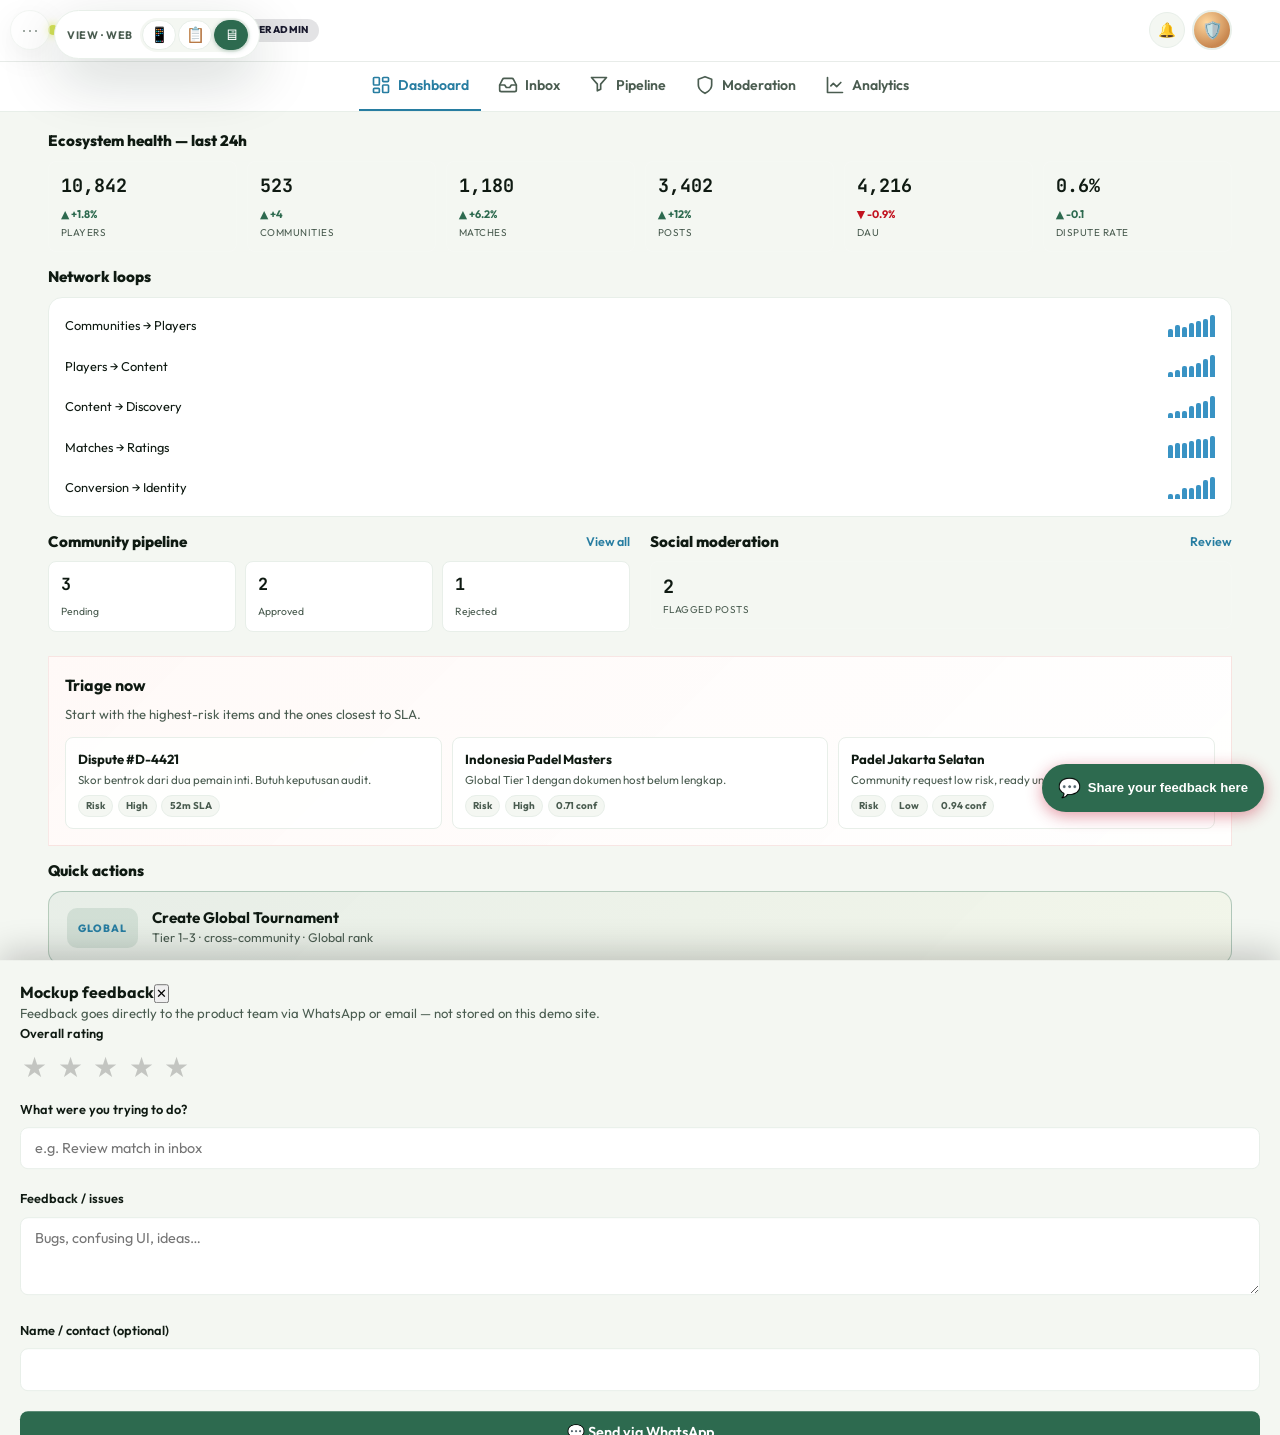
<file: docs/mockups/flow/platform.html>
<!doctype html>
<html lang="id">
  <head>
    <meta charset="UTF-8" />
    <meta name="viewport" content="width=device-width, initial-scale=1.0" />
    <title>Match Point — Platform Admin</title>
    <link rel="stylesheet" href="../styles.css" />
  </head>
  <body>
    <div class="flow-app flow-immersive">
      <button
        type="button"
        class="flow-preview-fab"
        id="flow-preview-fab"
        aria-label="Preview tools"
      >
        ⋯
      </button>
      <aside
        class="flow-preview-panel"
        id="flow-preview-panel"
        aria-hidden="true"
      >
        <div class="flow-preview-panel-head">
          <span>Preview</span>
          <button
            type="button"
            class="flow-preview-close"
            id="flow-preview-close"
          >
            ✕
          </button>
        </div>
        <a href="index.html" class="flow-preview-link">← Menu Flow</a>
        <a href="../about.html" class="flow-preview-link" data-i18n="about.title">About Match Point</a>
        <div class="device-toggle device-toggle-labeled flow-preview-device">
          <button class="device-btn" data-device="mobile">
            📱 <span class="device-label">Mobile</span>
          </button>
          <button class="device-btn" data-device="tablet">
            📋 <span class="device-label">Tablet</span>
          </button>
          <button class="device-btn active" data-device="desktop">
            🖥 <span class="device-label">Web</span>
          </button>
        </div>
        <div class="lang-toggle flow-preview-lang">
          <button class="lang-btn" data-lang="id">ID</button>
          <button class="lang-btn active" data-lang="en">EN</button>
        </div>
        <div class="flow-progress flow-preview-progress">
          <div
            class="flow-progress-bar"
            id="flow-progress-bar"
            style="width: 11%"
          ></div>
        </div>
      </aside>

      <main class="flow-body flow-body-immersive">
        <div class="device-stage">
          <div class="flow-frame">
            <!-- Step 0: Admin Login -->
            <div class="flow-step active">
              <div class="app admin-theme login-gate-app">
                <div class="login-gate-hero">
                  <div class="app-logo">
                    <span class="app-logo-dot"></span> Admin Portal
                  </div>
                  <h1 class="login-hook" data-i18n="ecosystem.loginHook">
                    Operate the racket sports ecosystem — trust, growth, and
                    fair play.
                  </h1>
                  <p class="login-subhook" data-i18n="flow.platformLoginSub">
                    Superadmin platform · bukan admin klub komunitas.
                  </p>
                </div>
                <div class="app-body login-gate-form">
                  <h2 class="section-title">Masuk Admin</h2>
                  <div class="form-group">
                    <label class="form-label">Email Admin</label
                    ><input class="form-input" value="admin@matchpoint.id" />
                  </div>
                  <div class="form-group">
                    <label class="form-label">Password</label
                    ><input
                      class="form-input"
                      type="password"
                      value="••••••••"
                    />
                  </div>
                  <button
                    type="button"
                    class="btn btn-primary btn-block"
                    data-login
                    data-i18n="flow.adminLoginBtn"
                  >
                    Masuk ke Dashboard
                  </button>
                </div>
              </div>
            </div>

            <!-- Step 1: Overview -->
            <div class="flow-step">
              <div class="app mp-shell admin-theme">
                <header class="app-header">
                  <div class="app-logo">
                    <span class="app-logo-dot"></span> Match Point
                    <span class="badge badge-platform" data-i18n="platform.accountRole">Superadmin platform</span>
                  </div>
                </header>
                <div class="app-body">
                  <!-- Ecosystem Operator Console: graph KPIs + network loops
                       (design-system/match-point/pages/platform-overview.md) -->
                  <div class="mp-section-head">
                    <h2 data-i18n="ecosystem.healthTitle">
                      Ecosystem health — last 24h
                    </h2>
                  </div>
                  <div data-eco-kpis></div>
                  <div class="mp-section-head">
                    <h2 data-i18n="ecosystem.loopsTitle">Network loops</h2>
                  </div>
                  <div class="card mb-2" style="padding: 0.5rem 1rem" data-eco-loops></div>
                  <div class="mp-duo mb-2">
                    <section class="mp-duo-col">
                      <div class="mp-section-head">
                        <h2 data-i18n="ecosystem.pipelineTitle">
                          Community pipeline
                        </h2>
                        <button
                          type="button"
                          class="linkish"
                          data-flow-goto="19"
                          data-i18n="pulse.viewAll"
                        >
                          View all
                        </button>
                      </div>
                      <div data-eco-pipeline-counts></div>
                    </section>
                    <section class="mp-duo-col">
                      <div class="mp-section-head">
                        <h2 data-i18n="ecosystem.moderationTitle">
                          Social moderation
                        </h2>
                        <button
                          type="button"
                          class="linkish"
                          data-flow-goto="20"
                          data-i18n="ecosystem.review"
                        >
                          Review
                        </button>
                      </div>
                      <div class="mp-platform-kpi">
                        <b data-eco-moderation-count>—</b>
                        <small data-i18n="ecosystem.flaggedPosts"
                          >flagged posts</small
                        >
                      </div>
                    </section>
                  </div>
                  <div class="triage-card mb-2">
                    <strong data-i18n="platform.triageTitle">Triage sekarang</strong>
                    <p class="text-sm text-muted mt-1" data-i18n="platform.triageSub">
                      Lihat dulu item paling berisiko dan yang paling dekat ke SLA.
                    </p>
                    <div class="triage-grid">
                      <div class="triage-item">
                        <strong>Dispute #D-4421</strong>
                        <p>Skor bentrok dari dua pemain inti. Butuh keputusan audit.</p>
                        <div class="triage-meta">
                          <span class="triage-pill" data-i18n="platform.riskLabel">Risiko</span>
                          <span class="triage-pill">High</span>
                          <span class="triage-pill">52m SLA</span>
                        </div>
                      </div>
                      <div class="triage-item">
                        <strong>Indonesia Padel Masters</strong>
                        <p>Global Tier 1 dengan dokumen host belum lengkap.</p>
                        <div class="triage-meta">
                          <span class="triage-pill" data-i18n="platform.riskLabel">Risiko</span>
                          <span class="triage-pill">High</span>
                          <span class="triage-pill">0.71 conf</span>
                        </div>
                      </div>
                      <div class="triage-item">
                        <strong>Padel Jakarta Selatan</strong>
                        <p>Community request low risk, ready untuk fast-track review.</p>
                        <div class="triage-meta">
                          <span class="triage-pill" data-i18n="platform.riskLabel">Risiko</span>
                          <span class="triage-pill">Low</span>
                          <span class="triage-pill">0.94 conf</span>
                        </div>
                      </div>
                    </div>
                  </div>
                  <div class="mp-section-head">
                    <h2 data-i18n="platform.quickActions">Quick actions</h2>
                  </div>
                  <button type="button" class="action-card primary" data-flow-goto="7">
                    <span class="action-card-icon is-tag">Global</span>
                    <span class="action-card-body"><strong data-i18n="platform.globalTournamentTitle">Create Global Tournament</strong><span data-i18n="platform.globalTournamentDesc">Tier 1–3 · cross-community · Global rank</span></span>
                  </button>
                  <button type="button" class="action-card primary" data-flow-goto="17">
                    <span class="action-card-icon is-tag">BoC</span>
                    <span class="action-card-body"><strong data-i18n="boc.title">Battle of Communities</strong><span data-i18n="boc.dashboardDesc">Season · group draw · squad deadlines</span></span>
                  </button>
                  <button
                    type="button"
                    class="action-card"
                    data-flow-goto="2"
                  >
                    <span class="action-card-icon is-tag">Inbox</span>
                    <span class="action-card-body"
                      ><strong data-i18n="platform.inboxTitle"
                        >Approval Inbox</strong
                      ><span data-platform-inbox-card-desc data-i18n="platform.inboxCardDesc"
                        >5 pengajuan — komunitas baru, acara featured</span
                      ></span
                    >
                  </button>
                  <button type="button" class="action-card" data-flow-goto="5">
                    <span class="action-card-icon is-tag">Match</span>
                    <span class="action-card-body"
                      ><strong>Review <span data-platform-stat-match-pending-inline>—</span> Pending Matches</strong
                      ><span>Lintas komunitas · GPS fail · dispute</span></span
                    >
                  </button>
                  <button type="button" class="action-card" data-flow-goto="6">
                    <span class="action-card-icon is-tag">Data</span>
                    <span class="action-card-body"
                      ><strong data-i18n="platform.navAnalytics">Analytics</strong
                      ><span>523 komunitas · health metrics</span></span
                    >
                  </button>
                </div>
              </div>
            </div>

            <!-- Step 2: Generic Approval Inbox -->
            <div class="flow-step">
              <div class="app mp-shell admin-theme">
                <header class="app-header">
                  <div class="app-header-left"><button type="button" class="header-back" data-flow-back="1" aria-label="Back">←</button><div class="app-logo"><span data-i18n="platform.inboxTitle">Approval Inbox</span></div></div>
                  <div class="app-header-actions">
                    <span class="badge badge-pending" data-platform-inbox-badge>—</span>
                  </div>
                </header>
                <div class="app-body" data-platform-inbox></div>
              </div>
            </div>

            <!-- Step 3: Approval detail — community create -->
            <div class="flow-step">
              <div class="app mp-shell admin-theme">
                <header class="app-header">
                  <div class="app-header-left"><button type="button" class="header-back" data-flow-back="2" data-platform-approval-back aria-label="Back">←</button><div class="app-logo"><span data-i18n="title.approval-detail">Review Pengajuan</span></div></div>
                </header>
                <div class="app-body app-body-narrow" data-platform-approval-detail></div>
              </div>
            </div>

            <!-- Step 4: Approval result -->
            <div class="flow-step">
              <div class="app mp-shell admin-theme">
                <header class="app-header">
                  <div class="app-header-left"><button type="button" class="header-back" data-flow-back="2" data-platform-approval-back aria-label="Back">←</button><div class="app-logo" data-i18n="title.approval-result">Review result</div></div>
                </header>
                <div class="app-body text-center" style="padding: 2rem 1.25rem" data-platform-approval-result></div>
              </div>
            </div>

            <!-- Step 5: Pending matches -->
            <div class="flow-step">
              <div class="app mp-shell admin-theme">
                <header class="app-header">
                  <div class="app-header-left"><button type="button" class="header-back" data-flow-back="1" aria-label="Back">←</button><div class="app-logo" data-platform-matches-title>Pending Matches</div></div>
                </header>
                <div class="app-body" data-platform-matches></div>
              </div>
            </div>

            <!-- Step 6: Analytics -->
            <div class="flow-step">
              <div class="app mp-shell admin-theme">
                <header class="app-header">
                  <div class="app-header-left"><button type="button" class="header-back" data-flow-back="1" aria-label="Back">←</button><div class="app-logo" data-i18n="platform.navAnalytics">Analytics</div></div>
                </header>
                <div class="app-body" data-platform-analytics></div>
              </div>
            </div>

            <!-- Step 7: Global wizard — event type -->
            <div class="flow-step" data-wizard-step="1">
              <div class="app mp-shell admin-theme">
                <header class="app-header">
                  <div class="app-header-left"><button type="button" class="header-back" data-flow-back="1" aria-label="Back">←</button><div class="app-logo"><span data-i18n="platform.globalTournamentTitle">Create Global Tournament</span></div></div>
                  <span class="badge badge-global" data-i18n="platform.globalBadge">Global</span>
                </header>
                <div class="app-body">
                  <div class="wizard-progress mb-2">
                    <span class="wizard-dot current" data-wizard-step-indicator="1">1</span>
                    <span class="wizard-line"></span>
                    <span class="wizard-dot" data-wizard-step-indicator="2">2</span>
                    <span class="wizard-line"></span>
                    <span class="wizard-dot" data-wizard-step-indicator="3">3</span>
                    <span class="wizard-line"></span>
                    <span class="wizard-dot" data-wizard-step-indicator="4">4</span>
                  </div>
                  <p class="section-sub" data-i18n="wizard.step1Sub">Pilih jenis acara — sosial (Americano/Mexicano) atau kompetitif (Single/Double).</p>
                  <div class="format-grid">
                    <button type="button" class="action-card" data-wizard-type-card="americano" data-wizard-pick-type="americano">
                      <span class="action-card-icon">🔄</span><span class="action-card-body"><strong>Americano</strong><span data-i18n="wizard.americanoDesc">Rotasi partner · poin individual · club night</span></span>
                    </button>
                    <button type="button" class="action-card" data-wizard-type-card="mexicano" data-wizard-pick-type="mexicano">
                      <span class="action-card-icon">📈</span><span class="action-card-body"><strong>Mexicano</strong><span data-i18n="wizard.mexicanoDesc">Pairing by ranking · makin kompetitif</span></span>
                    </button>
                    <button type="button" class="action-card" data-wizard-type-card="singles" data-wizard-pick-type="singles">
                      <span class="action-card-icon">🎾</span><span class="action-card-body"><strong>Singles</strong><span data-i18n="wizard.singlesDesc">1v1 · turnamen atau liga</span></span>
                    </button>
                    <button type="button" class="action-card" data-wizard-type-card="doubles" data-wizard-pick-type="doubles">
                      <span class="action-card-icon">👥</span><span class="action-card-body"><strong>Doubles</strong><span data-i18n="wizard.doublesDesc">2v2 · men's · women's · mixed</span></span>
                    </button>
                  </div>
                </div>
              </div>
            </div>

            <!-- Step 8: Division -->
            <div class="flow-step" data-wizard-step="2">
              <div class="app mp-shell admin-theme">
                <header class="app-header">
                  <div class="app-header-left"><button type="button" class="header-back" data-flow-goto="7" aria-label="Back">←</button><div class="app-logo"><span data-i18n="wizard.step2Title">Kategori Pemain</span></div></div>
                  <span class="badge badge-info" data-i18n="wizard.step2Label">Langkah 2/4</span>
                </header>
                <div class="app-body app-body-narrow">
                  <div class="wizard-progress mb-2">
                    <span class="wizard-dot done" data-wizard-step-indicator="1">1</span><span class="wizard-line"></span>
                    <span class="wizard-dot current" data-wizard-step-indicator="2">2</span><span class="wizard-line"></span>
                    <span class="wizard-dot" data-wizard-step-indicator="3">3</span><span class="wizard-line"></span>
                    <span class="wizard-dot" data-wizard-step-indicator="4">4</span>
                  </div>
                  <p class="section-sub" data-i18n="wizard.step2Sub">Siapa yang main? Pilih kategori untuk Single atau Double.</p>
                  <div class="filter-chips mb-2" data-wizard-division-group>
                    <button type="button" class="filter-chip" data-wizard-division-chip="men" data-wizard-pick-division="men" data-i18n="wizard.divMen">👨 Men's</button>
                    <button type="button" class="filter-chip" data-wizard-division-chip="women" data-wizard-pick-division="women" data-i18n="wizard.divWomen">👩 Women's</button>
                    <button type="button" class="filter-chip" data-wizard-division-chip="mixed" data-wizard-pick-division="mixed" data-show-wizard-doubles-only data-i18n="wizard.divMixed">🤝 Mixed</button>
                  </div>
                  <p class="form-hint" data-i18n="wizard.divHint">Mixed hanya untuk Double. Tennis, padel & pickleball pakai aturan yang sama.</p>
                  <button type="button" class="btn btn-primary btn-block btn-lg mt-2" data-wizard-next="3" data-i18n="wizard.continueBtn">Lanjut → Peserta</button>
                </div>
              </div>
            </div>

            <!-- Step 9: Participants -->
            <div class="flow-step" data-wizard-step="3">
              <div class="app mp-shell admin-theme">
                <header class="app-header">
                  <div class="app-header-left"><button type="button" class="header-back" data-wizard-back="participants" aria-label="Back">←</button><div class="app-logo"><span data-i18n="wizard.step3Title">Jumlah Peserta</span></div></div>
                  <span class="badge badge-info" data-i18n="wizard.step3Label">Langkah 3/4</span>
                </header>
                <div class="app-body app-body-narrow">
                  <div class="wizard-progress mb-2">
                    <span class="wizard-dot done" data-wizard-step-indicator="1">1</span><span class="wizard-line"></span>
                    <span class="wizard-dot done" data-wizard-step-indicator="2">2</span><span class="wizard-line"></span>
                    <span class="wizard-dot current" data-wizard-step-indicator="3">3</span><span class="wizard-line"></span>
                    <span class="wizard-dot" data-wizard-step-indicator="4">4</span>
                  </div>
                  <p class="section-sub" data-i18n="wizard.step3Sub">Berapa pemain (atau tim) yang akan ikut?</p>
                  <div class="filter-chips mb-2">
                    <button type="button" class="filter-chip" data-wizard-participant-val="8" data-wizard-pick-participants="8">8</button>
                    <button type="button" class="filter-chip active" data-wizard-participant-val="16" data-wizard-pick-participants="16">16</button>
                    <button type="button" class="filter-chip" data-wizard-participant-val="20" data-wizard-pick-participants="20">20</button>
                    <button type="button" class="filter-chip" data-wizard-participant-val="24" data-wizard-pick-participants="24">24</button>
                    <button type="button" class="filter-chip" data-wizard-participant-val="32" data-wizard-pick-participants="32">32</button>
                  </div>
                  <div class="form-group">
                    <label class="form-label" data-i18n="wizard.customCount">Atau ketik jumlah</label>
                    <input class="form-input" type="number" data-wizard-participants-input value="16" min="4" max="64" />
                  </div>
                  <p class="form-hint" data-i18n="wizard.participantHint">Americano/Mexicano: jumlah pemain individual. Single/Double: jumlah pemain atau pasangan tim.</p>
                  <button type="button" class="btn btn-primary btn-block btn-lg mt-2" data-wizard-next-participants data-i18n="wizard.continueBtn">Lanjut</button>
                </div>
              </div>
            </div>

            <!-- Step 10: Competition structure -->
            <div class="flow-step" data-wizard-step="4">
              <div class="app mp-shell admin-theme">
                <header class="app-header">
                  <div class="app-header-left"><button type="button" class="header-back" data-flow-goto="9" aria-label="Back">←</button><div class="app-logo"><span data-i18n="wizard.step4Title">Format Kompetisi</span></div></div>
                  <span class="badge badge-info" data-i18n="wizard.step4Label">Langkah 4/4</span>
                </header>
                <div class="app-body">
                  <div class="wizard-progress mb-2">
                    <span class="wizard-dot done" data-wizard-step-indicator="1">1</span><span class="wizard-line"></span>
                    <span class="wizard-dot done" data-wizard-step-indicator="2">2</span><span class="wizard-line"></span>
                    <span class="wizard-dot done" data-wizard-step-indicator="3">3</span><span class="wizard-line"></span>
                    <span class="wizard-dot current" data-wizard-step-indicator="4">4</span>
                  </div>
                  <p class="section-sub" data-i18n="wizard.step4Sub">Bagaimana pertandingan berjalan?</p>
                  <div class="format-grid">
                    <button type="button" class="action-card" data-wizard-structure-card="round_robin" data-wizard-pick-structure="round_robin">
                      <span class="action-card-icon">🔁</span><span class="action-card-body"><strong>Round Robin</strong><span data-i18n="wizard.rrDesc">Semua lawan semua · klasemen</span></span>
                    </button>
                    <button type="button" class="action-card" data-wizard-structure-card="group_knockout" data-wizard-pick-structure="group_knockout">
                      <span class="action-card-icon">📊</span><span class="action-card-body"><strong>Group → Knockout</strong><span data-i18n="wizard.groupKoDesc">Fase grup lalu eliminasi</span></span>
                    </button>
                    <button type="button" class="action-card" data-wizard-structure-card="league" data-wizard-pick-structure="league">
                      <span class="action-card-icon">📅</span><span class="action-card-body"><strong>League</strong><span data-i18n="wizard.leagueDesc">Musim · jadwal · klasemen</span></span>
                    </button>
                  </div>
                  <div class="form-group mt-2" data-show-wizard-rr-variant hidden>
                    <label class="form-label" data-i18n="wizard.rrVariantLabel">Varian Round Robin</label>
                    <select class="form-select" data-wizard-rr-variant>
                      <option value="full" data-i18n="wizard.rrFull">Full Round Robin — semua vs semua</option>
                      <option value="pools" data-i18n="wizard.rrPools">Pool Round Robin — 2 pool → semifinal</option>
                      <option value="timed" data-i18n="wizard.rrTimed">Timed Rotation — rotasi per sesi</option>
                    </select>
                    <p class="form-hint" data-i18n="wizard.rrVariantHint">Pilih sub-format setelah memilih Round Robin.</p>
                  </div>
                  <button type="button" class="btn btn-primary btn-block btn-lg mt-2" data-wizard-next="5" data-i18n="wizard.continueRoster">Lanjut → Daftar pemain</button>
                </div>
              </div>
            </div>

            <!-- Step 11: Roster -->
            <div class="flow-step" data-wizard-step="5">
              <div class="app mp-shell admin-theme">
                <header class="app-header">
                  <div class="app-header-left"><button type="button" class="header-back" data-wizard-back="roster" aria-label="Back">←</button><div class="app-logo"><span data-i18n="wizard.rosterTitle">Daftar Pemain</span></div></div>
                  <span class="badge badge-info" data-i18n="wizard.rosterOptional">Opsional</span>
                </header>
                <div class="app-body app-body-narrow">
                  <p class="section-sub" data-i18n="wizard.rosterSub">Registrasi dua arah — admin bisa isi nama sekarang; pemain lintas komunitas bisa daftar sendiri setelah publish.</p>
                  <div class="reg-capacity mb-2">
                    <div class="reg-capacity-label">
                      <span data-i18n="wizard.rosterFilled">Slot terisi (admin)</span>
                      <span data-wizard-roster-count>0 / 16</span>
                    </div>
                    <div class="reg-capacity-bar"><div class="reg-capacity-fill" style="width:0%"></div></div>
                  </div>
                  <div class="search-input-row mb-1">
                    <input class="form-input" type="search" data-wizard-roster-search data-i18n-placeholder="wizard.rosterSearchPh" placeholder="Cari pemain…" />
                  </div>
                  <div class="filter-chips mb-2">
                    <button type="button" class="filter-chip active" data-wizard-roster-filter="all" data-i18n="wizard.rosterFilterAll">Semua</button>
                    <button type="button" class="filter-chip" data-wizard-roster-filter="community" data-i18n="wizard.rosterFilterCommunity">Dalam komunitas</button>
                    <button type="button" class="filter-chip" data-wizard-roster-filter="external" data-i18n="wizard.rosterFilterOutside">Luar komunitas</button>
                  </div>
                  <div class="roster-results-panel mb-2" data-wizard-roster-results></div>
                  <div class="form-group">
                    <label class="form-label" data-i18n="wizard.rosterGuestLabel">Atau ketik nama (tanpa akun)</label>
                    <div class="search-input-row">
                      <input class="form-input" data-wizard-roster-guest-name data-i18n-placeholder="wizard.rosterGuestPh" placeholder="Nama walk-in / tamu" />
                      <button type="button" class="btn btn-outline" data-wizard-roster-add-guest data-i18n="wizard.rosterAddGuest">+ Tambah</button>
                    </div>
                  </div>
                  <div class="mp-section-head mt-2">
                    <h2 data-i18n="wizard.rosterSelected">Sudah ditambahkan</h2>
                  </div>
                  <div data-wizard-roster-list></div>
                  <div class="btn-stack mt-2">
                    <button type="button" class="btn btn-primary btn-block btn-lg" data-wizard-next="6" data-i18n="wizard.continuePublish">Lanjut → Review &amp; Publish</button>
                    <button type="button" class="btn btn-outline btn-block" data-wizard-roster-skip data-flow-goto="12" data-i18n="wizard.rosterSkip">Lewati — buka untuk self-registration</button>
                  </div>
                </div>
              </div>
            </div>

            <!-- Step 12: Review & publish (global) -->
            <div class="flow-step" data-wizard-step="6">
              <div class="app mp-shell admin-theme">
                <header class="app-header">
                  <div class="app-header-left"><button type="button" class="header-back" data-wizard-back="publish" aria-label="Back">←</button><div class="app-logo"><span data-i18n="platform.globalTournamentTitle">Create Global Tournament</span></div></div>
                  <span class="badge badge-global" data-i18n="platform.globalBadge">Global</span>
                </header>
                <div class="app-body app-body-narrow">
                  <div class="card mb-2" style="padding:0.85rem">
                    <span class="text-sm text-muted" data-i18n="wizard.summaryLabel">Ringkasan acara</span>
                    <div class="font-bold mt-1" data-wizard-summary>Americano · 16 players</div>
                    <p class="text-sm text-muted mt-1" data-wizard-roster-summary hidden></p>
                  </div>
                  <div class="form-group">
                    <label class="form-label" data-i18n="club.eventNameLabel">Nama Acara</label>
                    <input class="form-input" data-event-name data-wizard-suggested-name value="Indonesia Padel Masters" />
                  </div>
                  <div class="form-group">
                    <label class="form-label" data-i18n="platform.globalTierLabel">Tier (Global Points)</label>
                    <select class="form-select" data-event-tier>
                      <option value="Tier 1 — National (1000 base)">Tier 1 — National (1000 base)</option>
                      <option value="Tier 2 — Regional (500)" selected>Tier 2 — Regional (500)</option>
                      <option value="Tier 3 — Club-Open (100)">Tier 3 — Club-Open (100)</option>
                    </select>
                  </div>
                  <div data-show-scoring-social>
                    <div class="form-group">
                      <label class="form-label" data-i18n="match.scoringLabel">Mode skor</label>
                      <select class="form-select" data-event-scoring>
                        <option value="race_to_n" selected>Race to N</option>
                      </select>
                    </div>
                    <div class="form-group">
                      <label class="form-label" data-i18n="wizard.raceToLabel">Race to (poin)</label>
                      <input class="form-input" data-event-race-to type="number" value="24" />
                    </div>
                  </div>
                  <div data-show-scoring-competitive hidden>
                    <div class="form-group">
                      <label class="form-label" data-i18n="match.scoringLabel">Mode skor</label>
                      <select class="form-select" data-event-scoring>
                        <option value="normal_sets">Normal sets (6 games)</option>
                        <option value="best_of_n">Best of 3 sets</option>
                        <option value="single_set">Single set to 6</option>
                        <option value="super_tiebreak">Super tiebreak (10)</option>
                      </select>
                    </div>
                  </div>
                  <div class="form-group">
                    <label class="form-label" data-i18n="club.capacityLabel">Kapasitas &amp; waitlist</label>
                    <input class="form-input" data-wizard-capacity-display value="16 pemain · waitlist 4" readonly />
                  </div>
                  <p class="form-hint" data-i18n="platform.globalSeedingHint">Seeding dari Global rank · K-factor 64 · hasil → Global rank</p>
                  <div class="alert alert-info mb-2">
                    <span>🌍</span><span data-i18n="platform.globalCrossCommunityHint">Lintas komunitas — peserta dari semua klub terdaftar · rank Global.</span>
                  </div>
                  <button type="button" class="btn btn-primary btn-block btn-lg" data-publish-event data-flow-goto="13" data-i18n="platform.createGlobalBtn">Buat Global Tournament</button>
                </div>
              </div>
            </div>

            <!-- Step 13: Global registration -->
            <div class="flow-step" data-admin-reg-panel>
              <div class="app mp-shell admin-theme">
                <header class="app-header">
                  <div class="app-header-left"><button type="button" class="header-back" data-flow-goto="12" aria-label="Back">←</button><div class="app-logo" data-i18n="platform.globalRegTitle">Global Registration</div></div>
                  <div class="app-header-actions">
                    <span class="badge badge-global" data-admin-reg-badge>48 / 64</span>
                  </div>
                </header>
                <div class="app-body">
                  <div class="info-strip">
                    <strong data-i18n="platform.triageTitle">Triage sekarang</strong>
                    · peserta borderline dan waitlist sebaiknya dicek sebelum publish final seeding.
                  </div>
                  <p class="section-sub" data-i18n="platform.globalRegSub">Cross-community entrants — Senayan, Kemang, BSD, Bandung…</p>
                  <div data-admin-reg-list></div>
                  <button type="button" class="btn btn-primary btn-block btn-lg" data-flow-goto="14" data-i18n="platform.globalLiveStartBtn">Mulai Global Live →</button>
                </div>
              </div>
            </div>

            <!-- Step 14: Global live -->
            <div class="flow-step">
              <div class="app mp-shell admin-theme">
                <header class="app-header">
                  <div class="app-header-left"><button type="button" class="header-back" data-flow-goto="13" aria-label="Back">←</button><div class="app-logo" data-i18n="platform.globalLiveTitle">Global Live</div></div>
                  <div class="app-header-actions">
                    <span class="badge badge-global">Tier 2</span>
                  </div>
                </header>
                <div class="app-body" data-tournament-live>
                  <div class="info-strip">
                    <strong>Operator focus</strong> · final bracket, court readiness, dan finalize rank setelah hasil terakhir terkunci.
                  </div>
                  <div class="bracket" data-tournament-bracket></div>
                  <button type="button" class="btn btn-ball btn-block btn-lg" data-event-finalize data-flow-goto="1" data-i18n="rank.finalizeGlobalBtn">Finalisasi → Update Global Rank</button>
                </div>
              </div>
            </div>

            <!-- Step 15: Admin profile (view) -->
            <div class="flow-step">
              <div class="app mp-shell admin-theme">
                <header class="app-header">
                  <div class="app-header-left"><button type="button" class="header-back" data-flow-goto="1" aria-label="Back">←</button><div class="app-logo" data-i18n="platform.profileTitle">Admin profile</div></div>
                </header>
                <div class="app-body app-body-narrow">
                  <div class="card mb-2 text-center" style="padding: 1.25rem">
                    <div class="avatar avatar-lg avatar-photo" style="margin: 0 auto 0.65rem">🛡️</div>
                    <strong>Tim Match Point</strong>
                    <p class="text-sm text-muted" style="margin: 0.25rem 0 0">admin@matchpoint.id · @matchpoint_admin</p>
                    <span class="badge badge-platform mt-1" data-i18n="platform.accountRole">Superadmin platform</span>
                    <p class="text-sm text-muted mt-1" data-i18n="platform.profileSince">Member since Jan 2025 · Jakarta HQ</p>
                  </div>
                  <div class="stat-grid mb-2">
                    <div class="stat-box"><div class="stat-val">142</div><div class="stat-lbl" data-i18n="platform.profileReviews">Reviews done</div></div>
                    <div class="stat-box"><div class="stat-val">89</div><div class="stat-lbl" data-i18n="platform.profileApproved">Approved</div></div>
                    <div class="stat-box"><div class="stat-val">23</div><div class="stat-lbl" data-i18n="platform.profileDisputes">Disputes resolved</div></div>
                    <div class="stat-box"><div class="stat-val">2.4h</div><div class="stat-lbl" data-i18n="platform.profileAvgTime">Avg resolution</div></div>
                  </div>
                  <p class="text-sm font-bold mb-1" data-i18n="platform.profilePermissions">Platform permissions</p>
                  <ul class="pa-perm-list mb-2">
                    <li data-i18n="platform.permInbox">Approval inbox · communities & events</li>
                    <li data-i18n="platform.permMatches">Match queue · GPS & disputes</li>
                    <li data-i18n="platform.permGlobal">Global tournaments · Tier 1–3</li>
                    <li data-i18n="platform.permAnalytics">Platform analytics · read-only</li>
                  </ul>
                  <p class="text-sm font-bold mb-1" data-i18n="platform.profileRecent">Recent admin activity</p>
                  <div class="audit-log mb-2">
                    <div class="audit-line">10:38 · community_approved · BSD Tennis Club</div>
                    <div class="audit-line">10:31 · dispute_resolved · #D-4421</div>
                    <div class="audit-line">09:52 · global_event_published · Padel Masters</div>
                    <div class="audit-line">Kemarin · match_rejected · GPS 4.1km</div>
                  </div>
                  <button type="button" class="btn btn-primary btn-block" data-flow-goto="16" data-i18n="platform.openSettings">Account &amp; Settings →</button>
                </div>
              </div>
            </div>

            <!-- Step 16: Admin account & settings -->
            <div class="flow-step">
              <div class="app mp-shell admin-theme">
                <header class="app-header">
                  <div class="app-header-left"><button type="button" class="header-back" data-flow-goto="15" aria-label="Back">←</button><div class="app-logo" data-i18n="platform.accountTitle">Admin account</div></div>
                </header>
                <div class="app-body app-body-narrow">
                  <p class="section-sub mb-2" data-i18n="platform.settingsSub">Preferences &amp; security — not your public admin profile.</p>
                  <div class="form-group">
                    <label class="form-label" data-i18n="platform.settingsEmail">Admin email</label>
                    <input class="form-input" value="admin@matchpoint.id" readonly />
                  </div>
                  <div class="form-group">
                    <label class="form-label" data-i18n="menu.language">Language</label>
                    <div class="lang-toggle">
                      <button type="button" class="lang-btn" data-lang="id">ID</button>
                      <button type="button" class="lang-btn active" data-lang="en">EN</button>
                    </div>
                  </div>
                  <button type="button" class="btn btn-outline btn-block" data-theme-toggle>
                    <span data-theme-icon>🌙</span>
                    <span data-theme-label data-i18n="theme.toDark">Dark Mode</span>
                  </button>
                  <button type="button" class="btn btn-danger btn-block mt-2" data-menu-logout data-i18n="flow.logout">Keluar</button>
                  <div class="card mt-2 mp-help-card">
                    <p class="text-sm font-bold mb-1" data-i18n="about.helpSection">Help &amp; transparency</p>
                    <p class="form-hint mb-1" data-i18n="about.linkDesc">Ratings, BoC, sparring &amp; fair play rules</p>
                    <a href="../about.html" class="btn btn-outline btn-block" data-i18n="about.title">About Match Point →</a>
                  </div>
                </div>
              </div>
            </div>

            <!-- Step 17: BoC season wizard -->
            <div class="flow-step">
              <div class="app mp-shell admin-theme">
                <header class="app-header app-header-feature">
                  <div class="app-header-left">
                    <button type="button" class="header-back" data-flow-goto="1" aria-label="Back">←</button>
                    <div class="app-logo app-logo-page-title" data-i18n="boc.title">Battle of Communities</div>
                    <span class="badge badge-boc badge-boc-header">BoC</span>
                  </div>
                </header>
                <div class="app-body app-body-narrow" data-platform-boc-wizard></div>
              </div>
            </div>

            <!-- Step 18: BoC fixtures -->
            <div class="flow-step">
              <div class="app mp-shell admin-theme">
                <header class="app-header app-header-feature">
                  <div class="app-header-left">
                    <button type="button" class="header-back" data-flow-goto="17" aria-label="Back">←</button>
                    <div class="app-logo app-logo-page-title" data-i18n="boc.fixturesTitle">BoC Fixtures</div>
                    <span class="badge badge-boc badge-boc-header">BoC</span>
                  </div>
                </header>
                <div class="app-body" data-platform-boc-fixtures></div>
              </div>
            </div>

            <!-- Step 19: Community onboarding pipeline -->
            <div class="flow-step" data-step="community-pipeline">
              <div class="app mp-shell admin-theme">
                <header class="app-header">
                  <div class="app-header-left">
                    <button
                      type="button"
                      class="header-back"
                      data-flow-goto="1"
                      aria-label="Back"
                    >
                      ←
                    </button>
                    <div
                      class="app-logo"
                      data-i18n="title.platform-community-pipeline"
                    >
                      Community Pipeline
                    </div>
                  </div>
                </header>
                <div class="app-body">
                  <div data-eco-pipeline-counts></div>
                  <div class="filter-chips mb-1" data-pipeline-filters>
                    <button
                      type="button"
                      class="filter-chip active"
                      data-pipeline-filter="all"
                      data-i18n="ecosystem.all"
                    >
                      All
                    </button>
                    <button
                      type="button"
                      class="filter-chip"
                      data-pipeline-filter="pending"
                      data-i18n="ecosystem.pipePending"
                    >
                      Pending
                    </button>
                    <button
                      type="button"
                      class="filter-chip"
                      data-pipeline-filter="approved"
                      data-i18n="ecosystem.pipeApproved"
                    >
                      Approved
                    </button>
                    <button
                      type="button"
                      class="filter-chip"
                      data-pipeline-filter="rejected"
                      data-i18n="ecosystem.pipeRejected"
                    >
                      Rejected
                    </button>
                  </div>
                  <div class="card" style="padding: 0.25rem 1rem" data-eco-pipeline-list></div>
                  <button
                    type="button"
                    class="btn btn-outline btn-block mt-2"
                    data-flow-goto="2"
                    data-i18n="ecosystem.reviewInbox"
                  >
                    Review inbox
                  </button>
                </div>
              </div>
            </div>

            <!-- Step 20: Social moderation inbox -->
            <div class="flow-step" data-step="moderation-inbox">
              <div class="app mp-shell admin-theme">
                <header class="app-header">
                  <div class="app-header-left">
                    <button
                      type="button"
                      class="header-back"
                      data-flow-goto="1"
                      aria-label="Back"
                    >
                      ←
                    </button>
                    <div
                      class="app-logo"
                      data-i18n="title.platform-moderation-inbox"
                    >
                      Social Moderation
                    </div>
                  </div>
                </header>
                <div class="app-body">
                  <div class="info-strip mb-2">
                    <b data-eco-moderation-count>—</b>&nbsp;
                    <span data-i18n="ecosystem.flaggedPosts">flagged posts</span>
                  </div>
                  <div data-eco-moderation-list></div>
                </div>
              </div>
            </div>

            <!-- Step 21: Graph health drill-down -->
            <div class="flow-step" data-step="graph-health">
              <div class="app mp-shell admin-theme">
                <header class="app-header">
                  <div class="app-header-left">
                    <button
                      type="button"
                      class="header-back"
                      data-flow-goto="1"
                      aria-label="Back"
                    >
                      ←
                    </button>
                    <div class="app-logo" data-i18n="title.platform-graph-health">
                      Graph Health
                    </div>
                  </div>
                </header>
                <div class="app-body">
                  <div data-eco-kpis></div>
                  <div class="mp-section-head">
                    <h2 data-i18n="ecosystem.loopsTitle">Network loops</h2>
                  </div>
                  <div class="card" style="padding: 0.5rem 1rem" data-eco-loops></div>
                  <div class="mp-section-head mt-2">
                    <h2 data-i18n="ecosystem.sportMix">Sport activity mix</h2>
                  </div>
                  <div class="card" style="padding: 0.5rem 1rem">
                    <div class="mp-loop-row"><span>🏓 Padel</span><b style="margin-left:auto;font-family:var(--mono)">44%</b></div>
                    <div class="mp-loop-row"><span>🎾 Tennis</span><b style="margin-left:auto;font-family:var(--mono)">27%</b></div>
                    <div class="mp-loop-row"><span>🥎 Pickleball</span><b style="margin-left:auto;font-family:var(--mono)">15%</b></div>
                    <div class="mp-loop-row"><span>🏸 Badminton</span><b style="margin-left:auto;font-family:var(--mono)">9%</b></div>
                    <div class="mp-loop-row"><span>🏓 Table Tennis</span><b style="margin-left:auto;font-family:var(--mono)">5%</b></div>
                  </div>
                </div>
              </div>
            </div>
          </div>
        </div>
        <!-- /device-stage -->
      </main>

      <div
        class="flow-toast"
        id="flow-toast"
        role="status"
        aria-live="polite"
      ></div>
    </div>

    <script src="../i18n.js"></script>
    <script src="../device.js"></script>
    <script src="../sport.js"></script>
    <script src="../approval.js"></script>
    <script src="../rank.js"></script>
    <script src="../tournament.js"></script>
    <script src="../role.js"></script>
    <script src="../platform-lists.js"></script>
    <script src="../platform-approval-flow.js"></script>
    <script src="../platform-analytics.js"></script>
    <script src="../community-data.js"></script>
    <script src="../social-feed.js"></script>
    <script src="../platform-ecosystem.js"></script>
    <script src="../event-wizard.js"></script>
    <script src="../battle-of-communities.js"></script>
    <script src="../community-sparring.js"></script>
    <script src="../badges.js"></script>
    <script src="../feedback.js"></script>
    <script src="../mascot.js"></script>
    <script src="flow.js"></script>
    <script>
      MP_Tournament.createEvent({ format: "single_elim", name: "Indonesia Padel Masters", tier: 2, scope: "global", capacity: 8 });
      MP_EventWizard.init();
      MP_Flow.init({
        steps: [
          { titleKey: "title.auth-login", hintKey: "flow.hint.adminLogin" },
          { titleKey: "title.admin", hintKey: "flow.hint.adminOverview", nav: "home" },
          { titleKey: "title.approval-inbox", hintKey: "flow.hint.approvalInbox", nav: "inbox" },
          { titleKey: "title.approval-detail", hintKey: "flow.hint.approvalDetail" },
          { titleKey: "title.approval-result", hintKey: "flow.hint.approvalResult" },
          { titleKey: "title.admin-pending", hintKey: "flow.hint.adminPending", nav: "matches" },
          { titleKey: "platform.navAnalytics", hintKey: "flow.hint.adminCommunity", nav: "analytics" },
          { titleKey: "wizard.step1Title", hintKey: "flow.hint.globalWizard" },
          { titleKey: "wizard.step2Title", hintKey: "wizard.hintStep2" },
          { titleKey: "wizard.step3Title", hintKey: "wizard.hintStep3" },
          { titleKey: "wizard.step4Title", hintKey: "wizard.hintStep4" },
          { titleKey: "wizard.rosterTitle", hintKey: "wizard.hintRoster" },
          { titleKey: "platform.globalTournamentTitle", hintKey: "flow.hint.globalWizard" },
          { titleKey: "platform.globalRegTitle", hintKey: "flow.hint.globalReg" },
          { titleKey: "platform.globalLiveTitle", hintKey: "flow.hint.globalLive" },
          { titleKey: "platform.profileTitle", hintKey: "flow.hint.adminProfile" },
          { titleKey: "platform.accountTitle", hintKey: "flow.hint.adminSettings" },
          { titleKey: "boc.title", hintKey: "boc.hintWizard" },
          { titleKey: "boc.fixturesTitle", hintKey: "boc.hintFixtures" },
          {
            titleKey: "title.platform-community-pipeline",
            hintKey: "flow.hint.pipeline",
            nav: "pipeline",
          },
          {
            titleKey: "title.platform-moderation-inbox",
            hintKey: "flow.hint.moderation",
            nav: "moderation",
          },
          {
            titleKey: "title.platform-graph-health",
            hintKey: "flow.hint.graphHealth",
          },
        ],
        wizardStepMap: { 1: 7, 2: 8, 3: 9, 4: 10, 5: 11, 6: 12 },
        resetRoleOnLogin: false,
        finishUrl: "index.html",
        appChrome: true,
        authedStartStep: 1,
        settingsStep: 16,
        chromeSport: false,
        chromeProfile: {
          name: "Tim Match Point",
          handle: "admin@matchpoint.id",
          avatar: "🛡️",
          title: "Platform Admin",
        },
        navItems: [
          { key: "home", i18n: "nav.dashboard", icon: MP_NAV_ICONS.dashboard },
          { key: "inbox", i18n: "platform.navInbox", icon: MP_NAV_ICONS.inbox },
          { key: "pipeline", i18n: "platform.navPipeline", icon: MP_NAV_ICONS.pipeline },
          { key: "moderation", i18n: "platform.navModeration", icon: MP_NAV_ICONS.shield },
          { key: "analytics", i18n: "platform.navAnalytics", icon: MP_NAV_ICONS.chart },
        ],
        navRedirect: {
          profile: "platform.html?step=15",
        },
      });
      MP_PlatformLists.init();
      MP_PlatformApproval.init();
      MP_PlatformAnalytics.init();
      MP_SocialFeed.init();
      MP_Ecosystem.init();
      MP_BoC.init();
      MP_InterCommunity.init();
      MP_Badges.init();
      MP_Feedback.init();
      MP_Mascot.init();
    </script>
  </body>
</html>
</file>
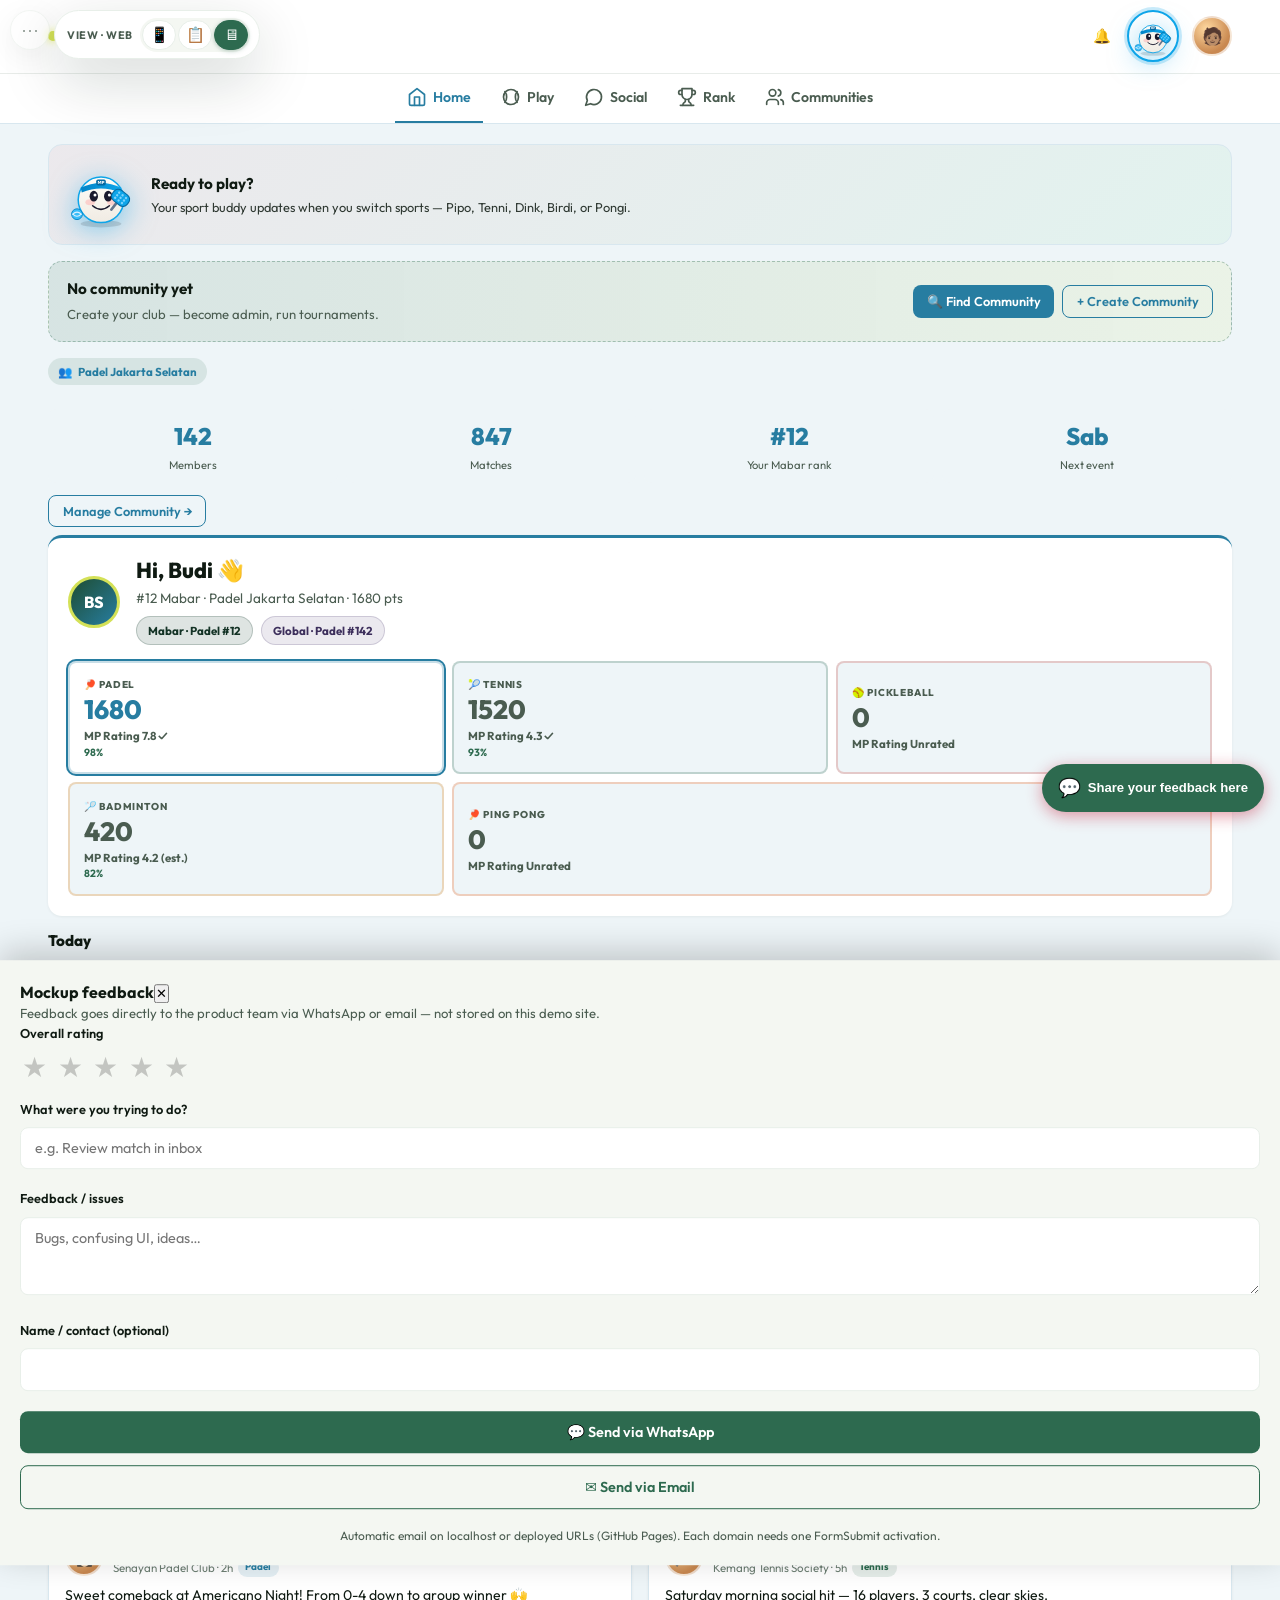
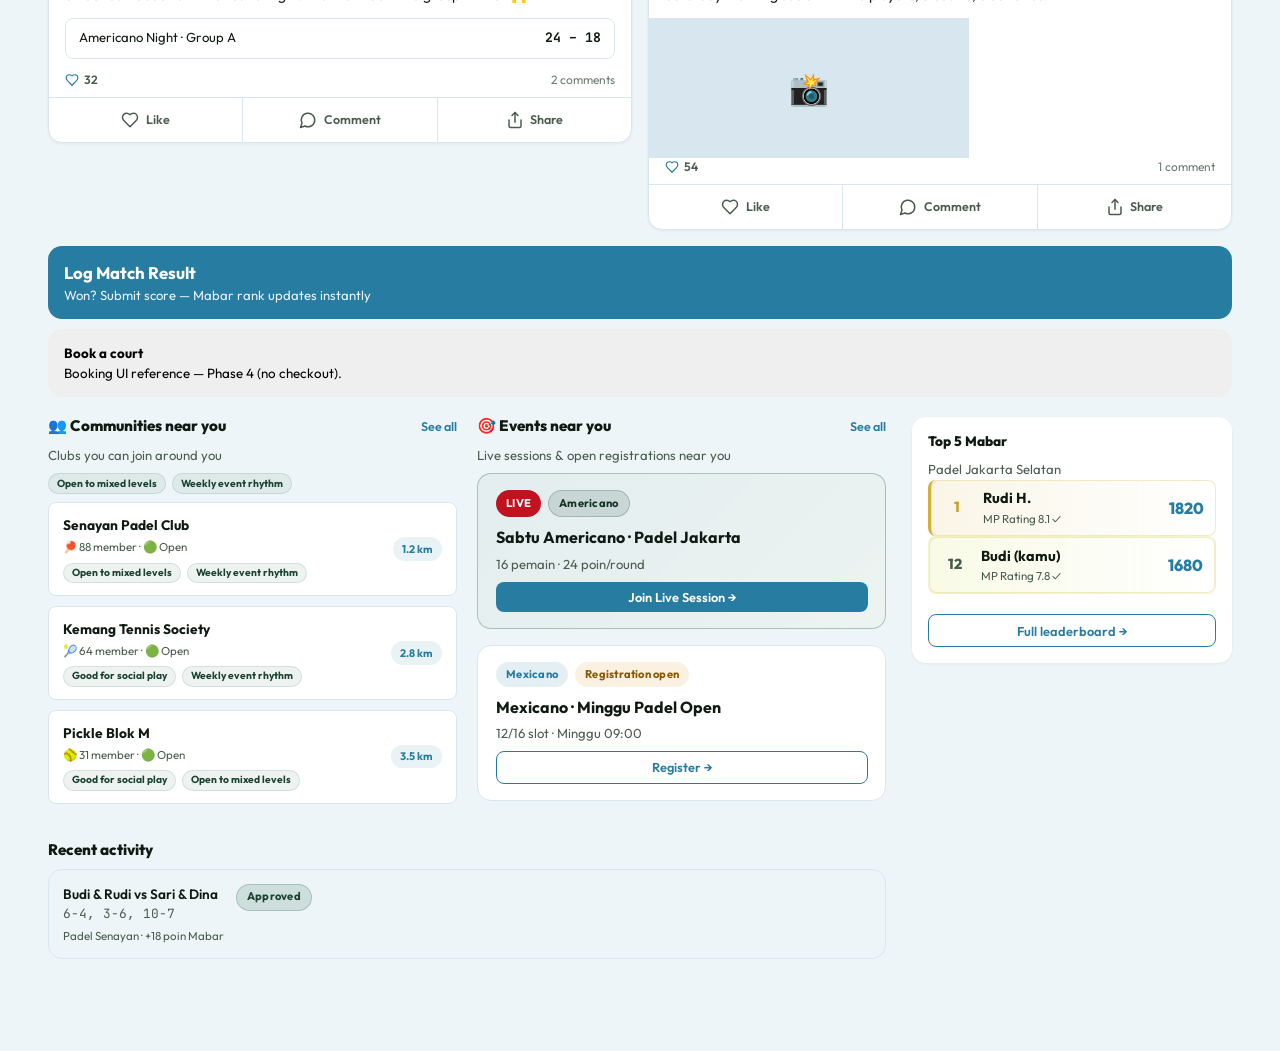
<file: docs/mockups/flow/user.html>
<!doctype html>
<html lang="id">
  <head>
    <meta charset="UTF-8" />
    <meta name="viewport" content="width=device-width, initial-scale=1.0" />
    <title>Match Point — Player Journey</title>
    <link rel="stylesheet" href="../styles.css" />
  </head>
  <body>
    <div class="flow-app flow-immersive">
      <div class="flow-guest-inline" id="guest-banner" style="display: none">
        <span data-i18n="guest.bannerInline"
          >Mode tamu — lihat saja. Masuk untuk submit match &amp; event.</span
        >
        <button
          type="button"
          class="btn btn-primary btn-sm"
          id="guest-login-cta"
          data-guest-login
          data-i18n="flow.guestLoginCta"
        >
          Masuk untuk fitur penuh
        </button>
      </div>

      <button
        type="button"
        class="flow-preview-fab"
        id="flow-preview-fab"
        aria-label="Preview tools"
        title="Preview tools"
      >
        ⋯
      </button>
      <aside
        class="flow-preview-panel"
        id="flow-preview-panel"
        aria-hidden="true"
      >
        <div class="flow-preview-panel-head">
          <span>Preview</span>
          <button
            type="button"
            class="flow-preview-close"
            id="flow-preview-close"
            aria-label="Close"
          >
            ✕
          </button>
        </div>
        <a href="index.html" class="flow-preview-link">← Menu Flow</a>
        <a href="../about.html" class="flow-preview-link" data-i18n="about.title">About Match Point</a>
        <div class="device-toggle device-toggle-labeled flow-preview-device">
          <button class="device-btn" data-device="mobile" title="Mobile">
            📱 <span class="device-label">Mobile</span>
          </button>
          <button class="device-btn" data-device="tablet" title="Tablet">
            📋 <span class="device-label">Tablet</span>
          </button>
          <button class="device-btn active" data-device="desktop" title="Web">
            🖥 <span class="device-label">Web</span>
          </button>
        </div>
        <div class="lang-toggle flow-preview-lang">
          <button class="lang-btn" data-lang="id">ID</button>
          <button class="lang-btn active" data-lang="en">EN</button>
        </div>
        <button
          type="button"
          class="btn btn-secondary btn-sm btn-block"
          id="flow-logout"
          data-i18n="flow.logout"
        >
          Keluar
        </button>
        <div class="flow-progress flow-preview-progress">
          <div
            class="flow-progress-bar"
            id="flow-progress-bar"
            style="width: 10%"
          ></div>
        </div>
      </aside>

      <main class="flow-body flow-body-immersive">
        <div class="device-stage" id="device-stage">
          <div class="flow-frame">
            <!-- Step 0: Login -->
            <div class="flow-step active" data-step="login">
              <div class="app login-gate-app">
                <div class="login-gate-hero">
                  <div class="app-logo">
                    <span class="app-logo-dot"></span> Match Point
                  </div>
                  <h1 class="login-hook" data-i18n="login.hook">
                    Where your racket sports life lives.
                  </h1>
                  <p class="login-subhook" data-i18n="login.subhook">
                    The operating system for racket sports communities — one portable identity across padel, tennis, pickleball, badminton &amp; table tennis.
                  </p>
                  <div class="login-sport-chips">
                    <span class="login-sport-chip">🏓 Padel</span>
                    <span class="login-sport-chip">🎾 Tennis</span>
                    <span class="login-sport-chip">🥎 Pickleball</span>
                    <span class="login-sport-chip">🏸 Badminton</span>
                    <span class="login-sport-chip">🏓 Ping Pong</span>
                  </div>
                  <div class="login-teaser-stats">
                    <div class="login-stat">
                      <strong>10,842</strong
                      ><span data-i18n="login.stat1">pemain aktif</span>
                    </div>
                    <div class="login-stat">
                      <strong>523</strong
                      ><span data-i18n="login.stat2">komunitas</span>
                    </div>
                    <div class="login-stat">
                      <strong>51K</strong
                      ><span data-i18n="login.stat3">match/bulan</span>
                    </div>
                  </div>
                  <div class="login-preview-cards">
                    <div class="login-preview-card">
                      <div class="login-preview-ava">BS</div>
                      <span class="badge badge-on-dark badge-mabar"
                        >Mabar #12</span
                      >
                      <small>Budi · 1680 pts</small>
                    </div>
                    <div class="login-preview-card">
                      <div class="login-preview-ava alt">🌍</div>
                      <span class="badge badge-on-dark badge-global"
                        >Global #142</span
                      >
                      <small data-i18n="login.previewGlobal"
                        >Lintas komunitas · 1570 pts</small
                      >
                    </div>
                  </div>
                  <button
                    type="button"
                    class="btn btn-ball btn-block login-browse-btn"
                    id="guest-continue"
                    data-i18n="login.browse"
                  >
                    👀 Lihat isi dulu — tanpa login
                  </button>
                </div>
                <div class="app-body login-gate-form">
                  <div class="login-form-inner">
                    <h2 class="section-title" data-i18n="login.title">
                      Masuk ke Match Point
                    </h2>
                    <p class="section-sub" data-i18n="login.subtitle">
                      Reputasi portabel menunggu kamu
                    </p>
                    <div class="oauth-btns">
                      <button type="button" class="oauth-btn" data-login>
                        <svg
                          class="oauth-ico"
                          viewBox="0 0 24 24"
                          aria-hidden="true"
                        >
                          <path
                            fill="#4285F4"
                            d="M23.5 12.3c0-.9-.1-1.5-.3-2.3H12v4.5h6.5c-.1 1.1-.8 2.7-2.4 3.8l3.7 2.9c2.3-2.1 3.7-5.2 3.7-8.9z"
                          />
                          <path
                            fill="#34A853"
                            d="M12 24c3.2 0 6-1.1 7.9-2.9l-3.7-2.9c-1 .7-2.4 1.2-4.2 1.2-3.2 0-6-2.1-6.9-5.1L1.2 17.2C3.2 21.2 7.3 24 12 24z"
                          />
                          <path
                            fill="#FBBC05"
                            d="M5.1 14.3c-.3-.8-.4-1.5-.4-2.3s.2-1.6.4-2.3L1.2 6.8C.4 8.4 0 10.1 0 12s.4 3.6 1.2 5.2l3.9-2.9z"
                          />
                          <path
                            fill="#EA4335"
                            d="M12 4.7c2.3 0 3.8 1 4.7 1.8L20 3.2C18 1.2 15.2 0 12 0 7.3 0 3.2 2.8 1.2 6.8l3.9 2.9c1-3 3.7-5 6.9-5z"
                          />
                        </svg>
                        <span data-i18n="login.google">Lanjut dengan Google</span>
                      </button>
                      <button type="button" class="oauth-btn" data-login>
                        <svg
                          class="oauth-ico"
                          viewBox="0 0 24 24"
                          aria-hidden="true"
                        >
                          <path
                            fill="currentColor"
                            d="M17.05 20.28c-.98.95-2.05.86-3.08.38-1.09-.5-2.08-.48-3.24 0-1.44.62-2.2.44-3.06-.38C2.79 15.25 3.51 7.59 9.05 7.31c1.35.07 2.29.74 3.08.8 1.18-.24 2.31-.93 3.57-.84 1.51.12 2.65.72 3.4 1.8-3.12 1.87-2.38 5.98.48 7.13-.57 1.5-1.31 2.99-2.53 4.08zM12.03 7.25c-.15-2.23 1.66-4.07 3.74-4.25.29 2.58-2.34 4.5-3.74 4.25z"
                          />
                        </svg>
                        <span data-i18n="login.apple">Lanjut dengan Apple</span>
                      </button>
                    </div>
                    <div class="divider">
                      <span data-i18n="login.orEmail">atau email</span>
                    </div>
                    <div class="form-group">
                      <label class="form-label" data-i18n="login.email"
                        >Email</label
                      ><input
                        class="form-input"
                        type="email"
                        value="budi@email.com"
                      />
                    </div>
                    <div class="form-group">
                      <label class="form-label" data-i18n="login.password"
                        >Password</label
                      ><input
                        class="form-input"
                        type="password"
                        value="••••••••"
                      />
                    </div>
                    <button
                      type="button"
                      class="login-forgot"
                      data-i18n="login.forgot"
                    >
                      Lupa password?
                    </button>
                    <button
                      type="button"
                      class="btn btn-primary btn-block btn-lg"
                      data-login
                      data-i18n="login.submit"
                    >
                      Masuk
                    </button>
                    <p class="login-signup-note">
                      <span data-i18n="login.noAccount">Belum punya akun?</span>
                      <button
                        type="button"
                        data-flow-goto="17"
                        data-i18n="login.signUp"
                      >
                        Daftar gratis
                      </button>
                    </p>
                  </div>
                </div>
              </div>
            </div>

            <!-- Step 1: Home (community-first, focused) -->
            <div class="flow-step" data-step="dashboard">
              <div class="app mp-shell">
                <header class="app-header">
                  <div class="app-logo">
                    <span class="app-logo-dot"></span> Match Point
                  </div>
                </header>
                <div class="app-body">
                  <div class="mp-dash-mascot card" data-auth-only>
                    <div class="mp-dash-mascot-inner">
                      <div
                        data-mascot
                        data-mascot-sport="auto"
                        data-mascot-size="sm"
                        data-mascot-mood="idle"
                      ></div>
                      <div class="mp-dash-mascot-copy">
                        <strong data-i18n="mascot.dashTitle">Ready to play?</strong>
                        <p data-i18n="mascot.dashDesc">
                          Your sport buddy updates when you switch sports — Pipo, Tenni, Dink, Birdi, or Pongi.
                        </p>
                      </div>
                    </div>
                  </div>
                  <!-- Home state: browsing as guest -->
                  <div class="mp-club-banner" data-guest-only hidden>
                    <div>
                      <strong data-i18n="guest.homeTitle"
                        >Kamu lagi lihat-lihat 👀</strong
                      >
                      <p data-i18n="guest.homeDesc">
                        Jelajahi komunitas, ranking &amp; acara secara bebas.
                        Masuk untuk gabung komunitas dan dapat rank Mabar-mu.
                      </p>
                    </div>
                    <div class="flex gap-1" style="flex-wrap: wrap">
                      <button
                        type="button"
                        class="btn btn-primary btn-sm"
                        data-flow-goto="14"
                        data-i18n="club.findCta"
                      >
                        🔍 Cari Komunitas
                      </button>
                      <button
                        type="button"
                        class="btn btn-outline btn-sm"
                        data-guest-login
                        data-i18n="flow.guestLoginCta"
                      >
                        Masuk untuk fitur penuh
                      </button>
                    </div>
                  </div>
                  <!-- Guest discovery pulse: live platform strip -->
                  <div data-guest-only hidden data-guest-live-strip></div>
                  <!-- Home state: no community -->
                  <div class="mp-club-banner" data-show-if-no-club data-auth-only>
                    <div>
                      <strong data-i18n="club.noClubTitle"
                        >Belum punya komunitas</strong
                      >
                      <p data-i18n="club.noClubDesc">
                        Buat klub padel/tennis-mu — jadi admin, kelola turnamen
                        &amp; Americano.
                      </p>
                    </div>
                    <div class="flex gap-1" style="flex-wrap: wrap">
                      <button
                        type="button"
                        class="btn btn-primary btn-sm"
                        data-flow-goto="14"
                        data-i18n="club.findCta"
                      >
                        🔍 Cari Komunitas
                      </button>
                      <button
                        type="button"
                        class="btn btn-outline btn-sm"
                        data-requires-auth
                        data-flow-goto="2"
                        data-i18n="club.createCta"
                      >
                        + Buat Komunitas
                      </button>
                    </div>
                  </div>
                  <!-- Home state: community request pending platform approval -->
                  <div class="mp-pending-banner" data-show-if-club-pending hidden>
                    <strong data-i18n="club.pendingTitle"
                      >Menunggu persetujuan platform</strong
                    >
                    <div class="approval-track">
                      <span class="approval-node done" data-i18n="approval.submitted"
                        >Diajukan</span
                      >
                      <span class="approval-arrow">→</span>
                      <span class="approval-node current" data-i18n="approval.pending"
                        >Menunggu Review</span
                      >
                      <span class="approval-arrow">→</span>
                      <span class="approval-node" data-i18n="approval.approved"
                        >Disetujui</span
                      >
                    </div>
                    <p data-i18n="club.pendingDesc">
                      Pengajuan komunitasmu sedang direview tim Match Point.
                    </p>
                    <button
                      type="button"
                      class="btn btn-outline btn-sm mt-1"
                      data-club-approve
                      data-i18n="club.pendingDemo"
                    >
                      ✓ Simulasikan disetujui (demo)
                    </button>
                  </div>
                  <div class="mp-pending-banner" data-show-if-club-rejected hidden>
                    <strong data-i18n="club.rejectedTitle">Pengajuan ditolak</strong>
                    <div class="approval-track">
                      <span class="approval-node done" data-i18n="approval.submitted">Diajukan</span>
                      <span class="approval-arrow">→</span>
                      <span class="approval-node rejected" data-i18n="approval.rejected">Ditolak</span>
                    </div>
                    <p data-i18n="club.rejectedDesc">Tim platform menolak pengajuan. Perbaiki dan ajukan ulang.</p>
                    <button type="button" class="btn btn-primary btn-sm mt-1" data-club-resubmit data-i18n="club.resubmitBtn">Ajukan ulang</button>
                  </div>
                  <!-- Home state: active member / community admin -->
                  <div data-show-if-club hidden>
                    <span class="mp-club-chip"
                      >👥
                      <span
                        class="sport-dynamic"
                        data-padel="Padel Jakarta Selatan"
                        data-tennis="Jakarta Tennis Community"
                        data-pickleball="Belum ada komunitas pickleball"
                        >Padel Jakarta Selatan</span
                      ></span
                    >
                    <div class="community-stats">
                      <div class="stat-box">
                        <div
                          class="stat-val sport-dynamic"
                          data-padel="142"
                          data-tennis="98"
                          data-pickleball="—"
                        >
                          142
                        </div>
                        <div class="stat-lbl" data-i18n="home.statMembers">
                          Member
                        </div>
                      </div>
                      <div class="stat-box">
                        <div
                          class="stat-val sport-dynamic"
                          data-padel="847"
                          data-tennis="1.2K"
                          data-pickleball="—"
                        >
                          847
                        </div>
                        <div class="stat-lbl" data-i18n="home.statMatches">
                          Match
                        </div>
                      </div>
                      <div class="stat-box">
                        <div
                          class="stat-val sport-dynamic"
                          data-padel="#12"
                          data-tennis="#8"
                          data-pickleball="—"
                        >
                          #12
                        </div>
                        <div class="stat-lbl" data-i18n="home.statYourRank">
                          Rank Mabar-mu
                        </div>
                      </div>
                      <div class="stat-box">
                        <div
                          class="stat-val sport-dynamic"
                          data-padel="Sab"
                          data-tennis="Min"
                          data-pickleball="—"
                        >
                          Sab
                        </div>
                        <div class="stat-lbl" data-i18n="home.statNextEvent">
                          Acara berikut
                        </div>
                      </div>
                    </div>
                    <button
                      type="button"
                      class="btn btn-outline btn-sm mb-1"
                      data-show-if-club-admin
                      data-club-return
                      data-i18n="club.manageCta"
                    >
                      Kelola Komunitas →
                    </button>
                  </div>

                  <section class="mp-hero">
                    <div class="mp-hero-row" data-guest-only hidden>
                      <div class="avatar avatar-md">👀</div>
                      <div>
                        <h1
                          class="mp-hero-greeting"
                          data-i18n="guest.heroTitle"
                        >
                          Jelajahi Match Point
                        </h1>
                        <p class="mp-hero-meta" data-i18n="guest.heroMeta">
                          Mode tamu — ranking, komunitas &amp; acara terbuka
                          untuk dilihat
                        </p>
                      </div>
                    </div>
                    <div class="mp-hero-row" data-auth-only>
                      <div class="avatar avatar-md">BS</div>
                      <div>
                        <h1 class="mp-hero-greeting">Hi, Budi 👋</h1>
                        <p
                          class="mp-hero-meta sport-dynamic"
                          data-show-if-club
                          data-padel="#12 Mabar · Padel Jakarta Selatan · 1680 pts"
                          data-tennis="#8 Mabar · Jakarta Tennis Community · 1520 pts"
                          data-pickleball="Belum ada rank — coba pickleball di acara!"
                        >
                          #12 Mabar · Padel Jakarta Selatan · 1680 pts
                        </p>
                        <p
                          class="mp-hero-meta"
                          data-show-if-no-club
                          data-i18n="home.heroNoClub"
                        >
                          Belum ada komunitas — gabung untuk dapat rank Mabar
                        </p>
                        <p
                          class="mp-hero-meta"
                          data-show-if-club-pending
                          hidden
                          data-i18n="club.pendingTitle"
                        >
                          Menunggu persetujuan platform
                        </p>
                        <div class="rank-chip-row">
                          <span
                            class="rank-chip mabar sport-dynamic"
                            data-show-if-club
                            data-padel="Mabar · Padel #12"
                            data-tennis="Mabar · Tennis #8"
                            data-pickleball="Mabar · Pickleball —"
                            >Mabar · Padel #12</span
                          >
                          <button
                            type="button"
                            class="rank-chip global sport-dynamic"
                            data-flow-goto="3"
                            data-padel="Global · Padel #142"
                            data-tennis="Global · Tennis #31"
                            data-pickleball="Global · Pickleball —"
                          >
                            Global · Padel #142
                          </button>
                        </div>
                      </div>
                    </div>
                    <div class="mp-sport-cards mp-sport-cards-5">
                      <button type="button" class="mp-sport-card padel sport-btn" data-sport="padel">
                        <span class="mp-sport-card-label">🏓 Padel</span>
                        <div class="mp-sport-card-score" data-auth-only data-sport-pts="padel">1680</div>
                        <div class="mp-sport-card-score" data-guest-only hidden>—</div>
                        <span class="mp-sport-card-sub" data-show-if-club>MP Rating <span data-sport-mp-rating="padel">7.8 ✓</span></span>
                        <span class="mp-sport-confidence-chip" data-sport-confidence="padel">98%</span>
                      </button>
                      <button type="button" class="mp-sport-card tennis sport-btn" data-sport="tennis">
                        <span class="mp-sport-card-label">🎾 Tennis</span>
                        <div class="mp-sport-card-score" data-auth-only data-sport-pts="tennis">1520</div>
                        <span class="mp-sport-card-sub" data-show-if-club>MP Rating <span data-sport-mp-rating="tennis">4.3 ✓</span></span>
                        <span class="mp-sport-confidence-chip" data-sport-confidence="tennis">92%</span>
                      </button>
                      <button type="button" class="mp-sport-card pickleball sport-btn" data-sport="pickleball">
                        <span class="mp-sport-card-label">🥎 Pickleball</span>
                        <div class="mp-sport-card-score" data-sport-pts="pickleball">0</div>
                        <span class="mp-sport-card-sub">MP Rating <span data-sport-mp-rating="pickleball">Belum dinilai</span></span>
                      </button>
                      <button type="button" class="mp-sport-card badminton sport-btn" data-sport="badminton">
                        <span class="mp-sport-card-label">🏸 Badminton</span>
                        <div class="mp-sport-card-score" data-sport-pts="badminton">420</div>
                        <span class="mp-sport-card-sub">MP Rating <span data-sport-mp-rating="badminton">4.2 (est.)</span></span>
                        <span class="mp-sport-confidence-chip" data-sport-confidence="badminton">78%</span>
                      </button>
                      <button type="button" class="mp-sport-card table_tennis sport-btn" data-sport="table_tennis">
                        <span class="mp-sport-card-label">🏓 Ping Pong</span>
                        <div class="mp-sport-card-score" data-sport-pts="table_tennis">0</div>
                        <span class="mp-sport-card-sub">MP Rating <span data-sport-mp-rating="table_tennis">Belum dinilai</span></span>
                      </button>
                    </div>
                  </section>

                  <!-- Daily hook: personalized pulse (rank story moved to Rank tab) -->
                  <section data-auth-only class="mb-2">
                    <div class="mp-section-head">
                      <h2 data-i18n="pulse.today">Today</h2>
                    </div>
                    <div data-home-pulse></div>
                  </section>

                  <!-- Social highlights strip (shared renderer, 2 posts) -->
                  <section data-auth-only class="mb-2">
                    <div class="mp-section-head">
                      <h2 data-i18n="guest.highlightsTitle">Community highlights</h2>
                      <button
                        type="button"
                        class="linkish"
                        data-flow-goto="27"
                        data-i18n="social.seeAll"
                      >
                        See all
                      </button>
                    </div>
                    <div class="mp-home-highlights" data-social-feed data-feed-mode="member" data-feed-limit="2"></div>
                  </section>

                  <!-- Quick action: submit only — Rank & Acara live in the nav,
                       and get real data previews in the grid below -->
                  <div class="mp-play-row">
                    <button
                      type="button"
                      class="mp-play-btn primary"
                      data-show-if-club
                      data-requires-auth
                      data-flow-goto="4"
                    >
                      <strong data-i18n="flow.cta.submitTitle"
                        >Catat Hasil Match</strong
                      >
                      <span data-i18n="flow.cta.submitDesc"
                        >~30 detik · rank update instan</span
                      >
                    </button>
                    <button
                      type="button"
                      class="mp-play-btn"
                      data-auth-only
                      data-requires-auth
                      data-flow-goto="30"
                    >
                      <strong data-i18n="pulse.bookCourt">Book a court</strong>
                      <span data-i18n="booking.subtitle"
                        >Pick a court &amp; time — teaser</span
                      >
                    </button>
                  </div>

                  <div class="mp-home-grid">
                    <div class="mp-home-main">
                      <!-- Community-first: communities take the lead slot,
                           events sit beside them -->
                      <div class="mp-duo">
                        <section class="mp-duo-col" data-show-if-no-club data-auth-only>
                          <div class="mp-section-head">
                            <h2 data-i18n="find.nearYou">
                              👥 Komunitas terdekat
                            </h2>
                            <button
                              type="button"
                              class="linkish"
                              data-flow-goto="14"
                              data-i18n="home.seeAll"
                            >
                              Lihat semua
                            </button>
                          </div>
                          <p
                            class="text-sm text-muted mb-1"
                            data-i18n="home.nearbySub"
                          >
                            Klub yang bisa kamu gabung di sekitarmu
                          </p>
                          <div class="fit-chip-row mb-1">
                            <span class="fit-chip" data-i18n="find.fitOpenLevels">Terbuka untuk level campur</span>
                            <span class="fit-chip" data-i18n="find.fitWeekly">Acara rutin mingguan</span>
                          </div>
                          <button
                            type="button"
                            class="community-row community-row-action"
                            data-flow-goto="15"
                          >
                            <div class="community-row-body">
                              <strong>Senayan Padel Club</strong>
                              <div class="community-row-meta">
                                🏓 88 member · 🟢 Open
                              </div>
                              <div class="community-row-fit">
                                <span class="fit-chip" data-i18n="find.fitOpenLevels">Terbuka untuk level campur</span>
                                <span class="fit-chip" data-i18n="find.fitWeekly">Acara rutin mingguan</span>
                              </div>
                            </div>
                            <span class="distance-chip">1.2 km</span>
                          </button>
                          <button
                            type="button"
                            class="community-row community-row-action"
                            data-flow-goto="15"
                          >
                            <div class="community-row-body">
                              <strong>Kemang Tennis Society</strong>
                              <div class="community-row-meta">
                                🎾 64 member · 🟢 Open
                              </div>
                              <div class="community-row-fit">
                                <span class="fit-chip" data-i18n="find.fitSocial">Cocok buat main santai</span>
                                <span class="fit-chip" data-i18n="find.fitWeekly">Acara rutin mingguan</span>
                              </div>
                            </div>
                            <span class="distance-chip">2.8 km</span>
                          </button>
                          <button
                            type="button"
                            class="community-row community-row-action"
                            data-flow-goto="15"
                          >
                            <div class="community-row-body">
                              <strong>Pickle Blok M</strong>
                              <div class="community-row-meta">
                                🥎 31 member · 🟢 Open
                              </div>
                              <div class="community-row-fit">
                                <span class="fit-chip" data-i18n="find.fitSocial">Cocok buat main santai</span>
                                <span class="fit-chip" data-i18n="find.fitOpenLevels">Terbuka untuk level campur</span>
                              </div>
                            </div>
                            <span class="distance-chip">3.5 km</span>
                          </button>
                        </section>
                        <section class="mp-duo-col" data-show-if-no-club>
                          <div class="mp-section-head">
                            <h2 data-i18n="home.topGlobal">🏆 Top 5 Global</h2>
                            <button
                              type="button"
                              class="linkish"
                              data-flow-goto="3"
                              data-i18n="home.seeAll"
                            >
                              Lihat semua
                            </button>
                          </div>
                          <p
                            class="text-sm text-muted mb-1 sport-dynamic"
                            data-padel="🏓 Padel · lintas komunitas"
                            data-tennis="🎾 Tennis · lintas komunitas"
                            data-pickleball="🥎 Pickleball · lintas komunitas"
                          >
                            🏓 Padel · lintas komunitas
                          </p>
                          <ul class="leaderboard-list compact lb-card">
                            <li class="lb-row">
                              <span class="lb-rank gold">1</span>
                              <div class="lb-info">
                                <div class="lb-name">Agus Wibowo</div>
                                <div class="lb-meta">MP Rating 8.2 ✓ · Bandung Padel Pro</div>
                              </div>
                              <span class="lb-points">2140</span>
                            </li>
                            <li class="lb-row">
                              <span class="lb-rank">2</span>
                              <div class="lb-info">
                                <div class="lb-name">Rudi Hartono</div>
                                <div class="lb-meta">MP Rating 8.1 ✓ · Padel Jakarta Selatan</div>
                              </div>
                              <span class="lb-points">2085</span>
                            </li>
                            <li class="lb-row">
                              <span class="lb-rank">3</span>
                              <div class="lb-info">
                                <div class="lb-name">Maya K.</div>
                                <div class="lb-meta">MP Rating 7.5 ✓</div>
                              </div>
                              <span class="lb-points">1905</span>
                            </li>
                            <li class="lb-row">
                              <span class="lb-rank">4</span>
                              <div class="lb-info">
                                <div class="lb-name">Doni P.</div>
                                <div class="lb-meta">MP Rating 7.2 ✓</div>
                              </div>
                              <span class="lb-points">1848</span>
                            </li>
                            <li class="lb-row">
                              <span class="lb-rank">5</span>
                              <div class="lb-info">
                                <div class="lb-name">Rina S.</div>
                                <div class="lb-meta">MP Rating 7.0 ✓</div>
                              </div>
                              <span class="lb-points">1790</span>
                            </li>
                            <li class="lb-row highlight" data-auth-only>
                              <span
                                class="lb-rank sport-dynamic"
                                data-padel="142"
                                data-tennis="31"
                                data-pickleball="—"
                                >142</span
                              >
                              <div class="lb-info">
                                <div class="lb-name">Budi (kamu)</div>
                                <div class="lb-meta sport-dynamic" data-padel="MP Rating 7.8 ✓ · Padel Jakarta Selatan" data-tennis="MP Rating 4.3 ✓ · Jakarta Tennis Community" data-pickleball="MP Rating Belum dinilai">MP Rating 7.8 ✓ · Padel Jakarta Selatan</div>
                              </div>
                              <span
                                class="lb-points sport-dynamic"
                                data-padel="1570"
                                data-tennis="1480"
                                data-pickleball="—"
                                >1570</span
                              >
                            </li>
                          </ul>
                        </section>
                        <section class="mp-duo-col">
                          <div class="mp-section-head">
                            <h2 data-i18n="home.eventsNear">
                              🎯 Acara dekat kamu
                            </h2>
                            <button
                              type="button"
                              class="linkish"
                              data-flow-goto="10"
                              data-i18n="home.seeAll"
                            >
                              Lihat semua
                            </button>
                          </div>
                          <p
                            class="text-sm text-muted mb-1"
                            data-i18n="home.eventsSub"
                          >
                            Sesi live &amp; registrasi terbuka di dekatmu
                          </p>
                          <div class="event-card event-card-live mb-2">
                        <div class="event-card-top">
                          <span class="badge badge-live">LIVE</span>
                          <span class="badge badge-mabar">Americano</span>
                        </div>
                        <strong
                          class="sport-dynamic"
                          data-padel="Sabtu Americano · Padel Jakarta"
                          data-tennis="Sunday Tennis Social"
                          data-pickleball="Pickle Saturday JKT"
                          >Sabtu Americano · Padel Jakarta</strong
                        >
                        <p class="text-sm text-muted event-card-meta">
                          16 pemain · 24 poin/round
                        </p>
                        <button
                          type="button"
                          class="btn btn-primary btn-sm btn-block mt-1"
                          data-flow-goto="11"
                          data-i18n="flow.cta.joinSession"
                        >
                          Gabung Sesi →
                        </button>
                      </div>
                      <div class="event-card mb-2">
                        <div class="event-card-top">
                          <span class="badge badge-info">Mexicano</span>
                          <span
                            class="badge badge-pending"
                            data-i18n="events.regOpenBadge"
                            >Registrasi buka</span
                          >
                        </div>
                        <strong
                          class="sport-dynamic"
                          data-padel="Mexicano · Minggu Padel Open"
                          data-tennis="Mexicano · Friday Ladder Night"
                          data-pickleball="Mexicano · Sunday Pickle Open"
                          >Mexicano · Minggu Padel Open</strong
                        >
                        <p class="text-sm text-muted event-card-meta">
                          12/16 slot · Minggu 09:00
                        </p>
                        <button
                          type="button"
                          class="btn btn-outline btn-sm btn-block mt-1"
                          data-requires-auth
                          data-flow-goto="16"
                          data-i18n="events.registerCta"
                        >
                          Daftar →
                        </button>
                      </div>
                        </section>
                      </div>
                      <div class="mp-section-head">
                        <h2 data-i18n="home.recent">Aktivitas terakhir</h2>
                      </div>
                      <div class="match-card" data-show-if-club>
                        <div>
                          <div class="match-players">
                            Budi &amp; Rudi vs Sari &amp; Dina
                          </div>
                          <div class="match-score">6-4, 3-6, 10-7</div>
                          <div
                            class="match-meta sport-dynamic"
                            data-padel="Padel Senayan · +18 poin Mabar"
                            data-tennis="Lapangan Kemang · +12 poin Mabar"
                            data-pickleball="—"
                          >
                            Padel Senayan · +18 poin Mabar
                          </div>
                        </div>
                        <span class="badge badge-success">Approved</span>
                      </div>
                      <div class="upsell-card" data-show-if-no-club>
                        <strong data-i18n="upsell.title"
                          >Gratis untuk komunitas</strong
                        >
                        <p data-i18n="upsell.body">
                          Rank Mabar, match log, acara dasar &amp; gabung
                          komunitas — gratis.
                        </p>
                      </div>
                    </div>
                    <aside class="mp-aside-card">
                      <div data-show-if-club>
                        <h3 data-i18n="home.topMabar">Top 5 Mabar</h3>
                        <p
                          class="text-sm text-muted sport-dynamic"
                          data-padel="Padel Jakarta Selatan"
                          data-tennis="Jakarta Tennis Community"
                          data-pickleball="—"
                        >
                          Padel Jakarta Selatan
                        </p>
                        <ul class="leaderboard-list compact">
                          <li class="lb-row">
                            <span class="lb-rank gold">1</span>
                            <div class="lb-info">
                              <div
                                class="lb-name sport-dynamic"
                                data-padel="Rudi H."
                                data-tennis="Elena W."
                                data-pickleball="—"
                              >
                                Rudi H.
                              </div>
                              <div class="lb-meta sport-dynamic" data-padel="MP Rating 8.1 ✓" data-tennis="MP Rating 5.2 ✓" data-pickleball="—">MP Rating 8.1 ✓</div>
                            </div>
                            <span
                              class="lb-points sport-dynamic"
                              data-padel="1820"
                              data-tennis="1960"
                              data-pickleball="—"
                              >1820</span
                            >
                          </li>
                          <li class="lb-row highlight">
                            <span
                              class="lb-rank sport-dynamic"
                              data-padel="12"
                              data-tennis="8"
                              data-pickleball="—"
                              >12</span
                            >
                            <div class="lb-info">
                              <div class="lb-name">Budi (kamu)</div>
                              <div class="lb-meta sport-dynamic" data-padel="MP Rating 7.8 ✓" data-tennis="MP Rating 4.3 ✓" data-pickleball="Belum dinilai">MP Rating 7.8 ✓</div>
                            </div>
                            <span
                              class="lb-points sport-dynamic"
                              data-padel="1680"
                              data-tennis="1520"
                              data-pickleball="—"
                              >1680</span
                            >
                          </li>
                        </ul>
                        <button
                          type="button"
                          class="btn btn-outline btn-sm btn-block mt-1"
                          data-flow-goto="3"
                          data-i18n="home.fullRank"
                        >
                          Leaderboard lengkap →
                        </button>
                      </div>
                      <div data-show-if-club-pending hidden>
                        <h3 data-i18n="club.pendingTitle">
                          Menunggu persetujuan platform
                        </h3>
                        <p class="text-sm text-muted" data-i18n="club.pendingDesc">
                          Pengajuan komunitasmu sedang direview tim Match Point.
                        </p>
                      </div>
                    </aside>
                  </div>

                  <!-- Guest discovery pulse: trending, open events, social
                       preview, passport teaser, how-it-works, conversion CTAs
                       (design-system/match-point/pages/guest-home.md) -->
                  <div data-guest-only hidden>
                    <hr class="mp-section-hr" />
                    <div class="mp-section-head">
                      <h2 data-i18n="guest.trendingTitle">Trending communities near you</h2>
                    </div>
                    <div data-guest-trending></div>

                    <div class="mp-section-head" style="margin-top: 1rem">
                      <h2 data-i18n="guest.openEventsTitle">Open events this weekend</h2>
                    </div>
                    <div class="mp-pulse-stack" data-guest-open-events></div>

                    <hr class="mp-section-hr" />
                    <div class="mp-section-head">
                      <h2 data-i18n="guest.highlightsTitle">Community highlights</h2>
                    </div>
                    <div class="mp-home-highlights" data-social-stories data-stories-mode="guest"></div>
                    <div class="mp-home-highlights" data-social-feed data-feed-mode="guest" data-feed-limit="3"></div>

                    <hr class="mp-section-hr" />
                    <div data-passport="teaser"></div>

                    <hr class="mp-section-hr" />
                    <div class="mp-section-head">
                      <h2 data-i18n="guest.howTitle">How it works</h2>
                    </div>
                    <div data-guest-how></div>

                    <div class="flex gap-1 mt-2" style="flex-wrap: wrap; justify-content: center">
                      <button
                        type="button"
                        class="btn btn-outline"
                        data-flow-goto="14"
                        data-i18n="guest.findCommunity"
                      >
                        Find community
                      </button>
                      <button
                        type="button"
                        class="btn btn-primary"
                        data-flow-goto="17"
                        data-i18n="guest.signupFree"
                      >
                        Sign up free
                      </button>
                    </div>
                  </div>
                </div>
              </div>
            </div>

            <!-- Step 2: Create Club (user → club admin) -->
            <div class="flow-step" data-step="create-club">
              <div class="app mp-shell">
                <header class="app-header">
                  <div class="app-logo" data-i18n="title.create-club">
                    Buat Komunitas
                  </div>
                </header>
                <div class="app-body app-body-narrow">
                  <h2 class="section-title" data-i18n="club.createTitle">
                    Buat Komunitas
                  </h2>
                  <p class="section-sub" data-i18n="club.createSub">
                    Kamu jadi admin klub — buat turnamen, Americano, Mexicano
                    untuk member.
                  </p>
                  <div class="approval-track">
                    <span
                      class="approval-node current"
                      data-i18n="approval.submitted"
                      >Diajukan</span
                    >
                    <span class="approval-arrow">→</span>
                    <span class="approval-node" data-i18n="approval.pending"
                      >Menunggu Review</span
                    >
                    <span class="approval-arrow">→</span>
                    <span class="approval-node" data-i18n="approval.approved"
                      >Disetujui</span
                    >
                  </div>
                  <div class="form-group">
                    <label class="form-label" data-i18n="club.nameLabel"
                      >Nama Komunitas</label
                    >
                    <input
                      class="form-input"
                      id="club-name-input"
                      value="Padel Jakarta Selatan"
                    />
                  </div>
                  <div class="form-group">
                    <label class="form-label" data-i18n="club.sportLabel"
                      >Olahraga utama</label
                    >
                    <select class="form-select">
                      <option>🏓 Padel</option>
                      <option>🎾 Tennis</option>
                      <option>🥎 Pickleball</option>
                      <option>🏸 Badminton</option>
                      <option>🏓 Table Tennis</option>
                    </select>
                  </div>
                  <div class="form-group">
                    <label class="form-label" data-i18n="club.cityLabel"
                      >Kota / venue</label
                    >
                    <input
                      class="form-input"
                      value="Jakarta Selatan · Senayan"
                    />
                  </div>
                  <label class="form-check mb-2">
                    <input type="checkbox" checked />
                    <span data-i18n="club.openLabel"
                      >Open Community — match counting ke ranking global</span
                    >
                  </label>
                  <div class="btn-stack">
                    <button
                      type="button"
                      class="btn btn-primary btn-block btn-lg"
                      id="club-create-btn"
                      data-i18n="club.requestBtn"
                    >
                      Ajukan Komunitas — Review Platform
                    </button>
                    <button
                      type="button"
                      class="btn btn-secondary btn-block"
                      data-flow-goto="14"
                      data-i18n="club.findCta"
                    >
                      🔍 Cari Komunitas
                    </button>
                    <button
                      type="button"
                      class="btn btn-outline btn-block"
                      data-flow-goto="1"
                      data-i18n="club.skipBtn"
                    >
                      Lewati — main dulu tanpa klub
                    </button>
                  </div>
                  <p class="form-hint" data-i18n="club.approvalNote">
                    Semua komunitas baru direview tim platform sebelum tayang
                    (biasanya &lt; 24 jam).
                  </p>
                  <p class="form-hint" data-i18n="club.adminNote">
                    Admin klub ≠ admin Match Point platform. Dispute lintas
                    komunitas ditangani tim platform.
                  </p>
                </div>
              </div>
            </div>

            <!-- Step 3: Leaderboard -->
            <div class="flow-step" data-step="leaderboard">
              <div class="app mp-shell">
                <header class="app-header">
                  <div class="app-logo">
                    <span class="app-logo-dot"></span> Match Point
                  </div>
                </header>
                <div class="app-body">
                  <div class="info-strip">
                    <strong
                      class="sport-dynamic"
                      data-padel="Padel Jakarta Selatan"
                      data-tennis="Jakarta Tennis Community"
                      data-pickleball="Pickleball JKT (coming soon)"
                      >Padel Jakarta Selatan</strong
                    >
                    · <span data-i18n="lb.realtimeNote">Track Mabar
                    diperbarui real-time setelah match disetujui.</span>
                  </div>
                  <div class="rank-story-card mb-2">
                    <div class="rank-story-head">
                      <div>
                        <div class="rank-story-kicker" data-i18n="rank.storyTitle">
                          Cara kerja rank Match Point
                        </div>
                        <strong data-rank-story-state>Siap main lintas komunitas</strong>
                      </div>
                      <span class="badge badge-muted" data-rank-story-badge>
                        Lintas klub ✓
                      </span>
                    </div>
                    <p class="rank-story-body" data-rank-story-body>
                      MP Rating-mu sudah cukup stabil untuk bantu bracket dan pairing. Mabar menunjukkan posisi lokalmu; Global menunjukkan bagaimana kamu bergerak lintas komunitas.
                    </p>
                    <div class="rank-story-grid">
                      <div class="rank-story-item">
                        <strong data-i18n="rank.storySkill">Skill</strong>
                        <span data-mp-rating>7.80 ✓</span>
                      </div>
                      <div class="rank-story-item">
                        <strong data-i18n="rank.storyMabar">Posisi lokal</strong>
                        <span data-rank-mabar>12</span>
                      </div>
                      <div class="rank-story-item">
                        <strong data-i18n="rank.storyGlobal">Sinyal lintas klub</strong>
                        <span data-rank-global>142</span>
                      </div>
                      <div class="rank-story-item">
                        <strong data-i18n="rank.storyScope">Kalibrasi</strong>
                        <span data-mp-confidence>98%</span>
                      </div>
                    </div>
                  </div>
                  <div data-tabs>
                    <div class="tabs">
                      <button type="button" class="tab active" data-tab="mabar">
                        Mabar
                      </button>
                      <button type="button" class="tab" data-tab="global">
                        Global
                      </button>
                    </div>
                    <div data-tab-pane="mabar">
                      <p
                        class="form-hint"
                        data-guest-only
                        hidden
                        data-i18n="guest.lbHint"
                      >
                        Masuk &amp; gabung komunitas untuk muncul di ranking
                        ini.
                      </p>
                      <p
                        class="form-hint"
                        data-auth-only
                        data-i18n="lb.mpRatingHint"
                      >
                        Urutkan poin Mabar · MP Rating untuk konteks skill
                      </p>
                      <ul class="leaderboard-list">
                        <li
                          class="lb-row lb-row-action"
                          data-player-profile="Rudi Hartono"
                          role="button"
                          tabindex="0"
                        >
                          <span class="lb-rank gold">1</span>
                          <div class="avatar avatar-sm">RH</div>
                          <div class="lb-info">
                            <div class="lb-name">Rudi Hartono</div>
                            <div class="lb-meta">MP Rating 8.1 ✓ · 52 match · +24 minggu ini</div>
                          </div>
                          <span class="lb-points">1820</span>
                          <button type="button" class="btn btn-outline btn-sm" data-flow-goto="36" data-challenge-target="Rudi Hartono" data-i18n="challenge.issue">Tantang</button>
                        </li>
                        <li class="lb-row highlight" data-auth-only>
                          <span
                            class="lb-rank sport-dynamic"
                            data-padel="12"
                            data-tennis="8"
                            data-pickleball="—"
                            >12</span
                          >
                          <div class="avatar avatar-sm">BS</div>
                          <div class="lb-info">
                            <div class="lb-name">Budi (kamu)</div>
                            <div class="lb-meta sport-dynamic" data-padel="MP Rating 7.8 ✓ · 47 match · posisi naik 2" data-tennis="MP Rating 4.3 ✓ · 31 match" data-pickleball="Belum dinilai">MP Rating 7.8 ✓ · 47 match · posisi naik 2</div>
                          </div>
                          <span
                            class="lb-points sport-dynamic"
                            data-padel="1680"
                            data-tennis="1520"
                            data-pickleball="—"
                            >1680</span
                          >
                        </li>
                      </ul>
                    </div>
                    <div data-tab-pane="global" hidden>
                      <p class="form-hint" data-i18n="lb.globalPtsHint">
                        Urutkan poin Global · MP Rating untuk konteks skill
                      </p>
                      <button type="button" class="btn btn-outline btn-sm mb-1" data-flow-goto="24" data-i18n="lb.snapshotBtn">Monthly snapshot →</button>
                      <ul class="leaderboard-list">
                        <li class="lb-row">
                          <span class="lb-rank gold">1</span>
                          <div class="avatar avatar-sm">AW</div>
                          <div class="lb-info">
                            <div class="lb-name">Agus Wibowo</div>
                            <div class="lb-meta">MP Rating 8.2 ✓ · Bandung Padel Pro</div>
                          </div>
                          <span class="lb-points">2140</span>
                        </li>
                        <li class="lb-row">
                          <span class="lb-rank">2</span>
                          <div class="avatar avatar-sm">RH</div>
                          <div class="lb-info">
                            <div class="lb-name">Rudi Hartono</div>
                            <div class="lb-meta">MP Rating 8.1 ✓ · Padel Jakarta Selatan</div>
                          </div>
                          <span class="lb-points">2085</span>
                        </li>
                        <li class="lb-row highlight" data-auth-only>
                          <span
                            class="lb-rank sport-dynamic"
                            data-padel="142"
                            data-tennis="31"
                            data-pickleball="—"
                            >142</span
                          >
                          <div class="avatar avatar-sm">BS</div>
                          <div class="lb-info">
                            <div class="lb-name">Budi (kamu)</div>
                            <div class="lb-meta sport-dynamic" data-padel="MP Rating 7.8 ✓ · Padel Jakarta Selatan" data-tennis="MP Rating 4.3 ✓ · Jakarta Tennis Community" data-pickleball="Belum dinilai">MP Rating 7.8 ✓ · Padel Jakarta Selatan</div>
                          </div>
                          <span
                            class="lb-points sport-dynamic"
                            data-padel="1570"
                            data-tennis="1480"
                            data-pickleball="—"
                            >1570</span
                          >
                        </li>
                      </ul>
                    </div>
                  </div>
                  <div class="btn-stack">
                    <button
                      type="button"
                      class="btn btn-primary btn-block btn-lg"
                      data-requires-auth
                      data-flow-goto="4"
                      data-i18n="flow.cta.submitTitle"
                    >
                      Catat Hasil Match
                    </button>
                    <button
                      type="button"
                      class="btn btn-secondary btn-block"
                      data-flow-goto="10"
                      data-i18n="flow.cta.tournamentBtn"
                    >
                      Lihat Turnamen Aktif
                    </button>
                  </div>
                </div>
              </div>
            </div>

            <!-- Step 3: Submit Match -->
            <div class="flow-step" data-step="submit">
              <div class="app">
                <div class="app-header">
                  <div class="app-logo">➕ <span data-i18n="nav.play">Main</span></div>
                  <span class="badge badge-success">~30 detik</span>
                </div>
                <div class="app-body">
                  <div class="info-strip">
                    GPS &amp; venue dicek otomatis sebelum rank diperbarui.
                  </div>
                  <div class="form-group">
                    <label class="form-label" data-i18n="match.categoryLabel">Kategori</label>
                    <select class="form-select" data-event-category>
                      <option value="singles">Singles</option>
                      <option value="doubles" selected>Doubles</option>
                      <option value="mixed">Mixed Doubles</option>
                    </select>
                  </div>
                  <div class="form-group">
                    <label class="form-label">Tim 1</label>
                    <div class="flex gap-1">
                      <select class="form-select">
                        <option>Budi#1</option></select
                      ><select class="form-select">
                        <option>Rudi Hartono</option>
                      </select>
                    </div>
                  </div>
                  <div class="form-group">
                    <label class="form-label">Tim 2</label>
                    <div class="flex gap-1">
                      <select class="form-select">
                        <option>Sari Wijaya</option></select
                      ><select class="form-select">
                        <option>Dina Hartini</option>
                      </select>
                    </div>
                  </div>
                  <div class="form-group">
                    <label class="form-label">Skor</label
                    ><input
                      class="form-input font-mono"
                      value="6-4, 3-6, 10-7"
                    />
                  </div>
                  <div class="form-group">
                    <label class="form-label">Venue</label
                    ><select class="form-select">
                      <option>Padel Senayan</option>
                    </select>
                  </div>
                  <div class="gps-indicator gps-ok">
                    📍 GPS OK — 120m dari venue
                  </div>
                  <button
                    type="button"
                    class="btn btn-primary btn-block btn-lg"
                    data-flow-goto="5"
                    data-i18n="flow.cta.submitBtn"
                  >
                    Kirim &amp; Update Rank
                  </button>
                </div>
              </div>
            </div>

            <!-- Step 4: Match Approved -->
            <div class="flow-step" data-step="approved">
              <div class="app">
                <div class="app-body text-center" style="padding: 2rem 1.25rem">
                  <div style="font-size: 3.5rem">✅</div>
                  <h2 class="section-title">Match Disetujui!</h2>
                  <p class="section-sub">
                    Rank Mabar +18 poin · status AutoApproved
                  </p>
                  <div class="card text-left mb-2">
                    <div class="match-players">
                      Budi &amp; Rudi vs Sari &amp; Dina
                    </div>
                    <div class="match-score">6-4, 3-6, 10-7</div>
                    <div class="match-meta">
                      Kamu naik ke <strong>#12</strong> di Padel Jakarta
                    </div>
                  </div>
                  <div class="match-endorse-prompt">
                    <p class="text-sm font-bold mb-1" data-i18n="match.endorsePrompt">Endorse skill lawanmu?</p>
                    <button type="button" class="btn btn-outline btn-block btn-sm" data-flow-goto="7" data-i18n="match.endorseCta">Beri Endorsement →</button>
                  </div>
                  <div class="btn-stack">
                    <button
                      type="button"
                      class="btn btn-primary btn-block btn-lg"
                      data-flow-goto="3"
                      data-i18n="flow.cta.leaderboardBtn"
                    >
                      Lihat Peringkat Lengkap
                    </button>
                    <button
                      type="button"
                      class="btn btn-secondary btn-block"
                      data-flow-goto="8"
                      data-i18n="flow.cta.shareTitle"
                    >
                      Bagikan Rank-mu
                    </button>
                    <button
                      type="button"
                      class="btn btn-outline btn-block"
                      data-flow-goto="1"
                      data-i18n="flow.cta.homeBtn"
                    >
                      Kembali ke Beranda
                    </button>
                  </div>
                </div>
              </div>
            </div>

            <!-- Step 5: Profile -->
            <div class="flow-step" data-step="profile">
              <div class="app mp-shell">
                <header class="app-header">
                  <div class="app-logo">
                    <span class="app-logo-dot"></span>
                    <span data-i18n="nav.profile">Profil</span>
                  </div>
                </header>
                <div class="app-body">
                  <div class="flex items-center gap-1 mb-2">
                    <div class="avatar avatar-lg">BS</div>
                    <div>
                      <h2 class="section-title">Budi Santoso</h2>
                      <p class="text-sm text-muted">
                        @budisantoso · Trust 0.94 · Verified HP
                      </p>
                    </div>
                  </div>
                  <p
                    class="text-sm font-bold mb-1 sport-dynamic"
                    data-padel="🏓 Padel"
                    data-tennis="🎾 Tennis"
                    data-pickleball="🥎 Pickleball"
                  >
                    🏓 Padel
                  </p>
                  <span class="badge badge-warning" data-provisional-badge hidden data-i18n="profile.provisional">Provisional · &lt;5 match</span>
                  <div class="rank-dual">
                    <div class="rank-track mabar">
                      <div class="rank-track-label">Mabar</div>
                      <div
                        class="rank-track-value sport-dynamic"
                        data-padel="1680"
                        data-tennis="1520"
                        data-pickleball="—"
                      >
                        1680
                      </div>
                      <div
                        class="rank-track-sub sport-dynamic"
                        data-padel="#12 · Padel Jakarta Selatan"
                        data-tennis="#8 · Jakarta Tennis"
                        data-pickleball="Belum ada match"
                      >
                        #12 · Padel Jakarta Selatan
                      </div>
                    </div>
                    <div class="rank-track global">
                      <div class="rank-track-label">Global</div>
                      <div
                        class="rank-track-value sport-dynamic"
                        data-padel="1570"
                        data-tennis="1480"
                        data-pickleball="—"
                      >
                        1570
                      </div>
                      <div
                        class="rank-track-sub sport-dynamic"
                        data-padel="#142 lintas komunitas"
                        data-tennis="#31 lintas komunitas"
                        data-pickleball="Belum ada rank"
                      >
                        #142 lintas komunitas
                      </div>
                    </div>
                  </div>
                  <button
                    type="button"
                    class="mp-pulse-card mp-pulse-card--passport mb-2"
                    data-flow-goto="29"
                    style="width: 100%"
                  >
                    <span class="mp-pulse-icon" aria-hidden="true">🪪</span>
                    <span class="mp-pulse-main"
                      ><strong data-i18n="title.player-passport"
                        >Player Passport</strong
                      ><small data-i18n="flow.hint.passport"
                        >Your 5-sport identity in one passport.</small
                      ></span
                    >
                    <span class="mp-pulse-meta">→</span>
                  </button>
                  <div data-analytics-panel class="mb-2">
                    <div class="card mb-2"><div data-analytics-confidence></div></div>
                    <div class="card mb-2" data-analytics-chart data-chart-range="1y"></div>
                    <div class="card mb-2" data-analytics-stats data-compact></div>
                  </div>
                  <p class="text-sm mt-1 mb-2">
                    <a href="../about.html" class="about-inline-link" data-i18n="about.profileLink">How ratings &amp; fair play work →</a>
                  </p>
                  <p class="text-sm font-bold" style="margin: 1rem 0 0.5rem" data-i18n="profile.communitiesTitle">Komunitas</p>
                  <div data-multi-communities class="mb-2"></div>
                  <p class="text-sm font-bold" style="margin: 1rem 0 0.5rem">
                    Endorsement Skills
                    <span class="text-muted font-normal"
                      >· min 3 endorser publik</span
                    >
                  </p>
                  <div class="skill-grid mb-2">
                    <div class="skill-chip">
                      <span>Serve</span
                      ><span class="skill-chip-score">8.2</span>
                    </div>
                    <div class="skill-chip">
                      <span>Volley</span
                      ><span class="skill-chip-score">7.8</span>
                    </div>
                  </div>
                  <button
                    type="button"
                    class="action-card primary"
                    data-requires-auth
                    data-flow-goto="7"
                  >
                    <span class="action-card-icon">⭐</span>
                    <span class="action-card-body"
                      ><strong>Endorse Rudi Hartono</strong
                      ><span
                        >Beri rating skill — serve, volley, footwork,
                        strategy</span
                      ></span
                    >
                  </button>
                  <button type="button" class="action-card" data-flow-goto="8" data-return-step="6">
                    <span class="action-card-icon">📤</span>
                    <span class="action-card-body"
                      ><strong data-i18n="flow.cta.shareTitle"
                        >Bagikan Rank-mu</strong
                      ><span data-i18n="flow.cta.shareDesc"
                        >Kartu 600×600 siap WhatsApp &amp; Instagram</span
                      ></span
                    >
                  </button>
                  <p
                    class="text-sm font-bold"
                    style="margin: 1rem 0 0.5rem"
                    data-i18n="profile.communities"
                  >
                    Komunitas
                  </p>
                  <button
                    type="button"
                    class="community-row community-row-action"
                    data-flow-goto="15"
                  >
                    <div class="avatar avatar-sm">PJ</div>
                    <div class="community-row-body">
                      <strong>Padel Jakarta Selatan</strong>
                      <div class="community-row-meta">
                        🏓 Padel · Mabar #12 · 142 member
                      </div>
                    </div>
                    <span class="badge badge-mabar">Mabar #12</span>
                  </button>
                  <button
                    type="button"
                    class="community-row community-row-action"
                    data-flow-goto="15"
                  >
                    <div class="avatar avatar-sm">JT</div>
                    <div class="community-row-body">
                      <strong>Jakarta Tennis Community</strong>
                      <div class="community-row-meta">
                        🎾 Tennis · Mabar #8 · 98 member
                      </div>
                    </div>
                    <span class="badge badge-mabar">Mabar #8</span>
                  </button>
                </div>
              </div>
            </div>

            <!-- Step 6: Endorsement -->
            <div class="flow-step" data-step="endorse">
              <div class="app">
                <div class="app-header">
                  <div class="app-header-left"><button type="button" class="header-back" data-flow-back="6" aria-label="Back">←</button><div class="app-logo">Endorse Rudi</div></div>
                </div>
                <div class="app-body">
                  <div class="info-strip">
                    Kamu &amp; Rudi same community · 47 match ✓ · cooldown 30
                    hari/skill
                  </div>
                  <p class="form-label">Pilih skill yang ingin di-endorse</p>
                  <div class="skill-grid mb-2">
                    <button
                      type="button"
                      class="skill-chip"
                      style="
                        cursor: pointer;
                        border-color: var(--accent);
                        background: rgba(45, 106, 79, 0.08);
                      "
                    >
                      <span>Serve ✓</span>
                    </button>
                    <button
                      type="button"
                      class="skill-chip"
                      style="cursor: pointer"
                    >
                      <span>Volley</span>
                    </button>
                    <button
                      type="button"
                      class="skill-chip"
                      style="cursor: pointer"
                    >
                      <span>Footwork</span>
                    </button>
                    <button
                      type="button"
                      class="skill-chip"
                      style="cursor: pointer"
                    >
                      <span>Strategy</span>
                    </button>
                  </div>
                  <div class="form-group">
                    <label class="form-label">Rating skill (1–10)</label>
                    <input
                      type="range"
                      min="1"
                      max="10"
                      value="8"
                      style="width: 100%"
                    />
                    <p class="text-center font-bold" style="margin-top: 0.5rem">
                      8 / 10
                    </p>
                  </div>
                  <button
                    type="button"
                    class="btn btn-primary btn-block btn-lg"
                    data-flow-goto="6"
                    data-i18n="flow.cta.endorseBtn"
                  >
                    Kirim Endorsement ke Rudi
                  </button>
                </div>
              </div>
            </div>

            <!-- Step 7: Share Card -->
            <div class="flow-step" data-step="share">
              <div class="app mp-shell">
                <header class="app-header">
                  <div class="app-header-left"><button type="button" class="header-back" data-flow-back="return" aria-label="Back">←</button><div class="app-logo" data-i18n="title.share-card">Share Card</div></div>
                </header>
                <div class="app-body share-card-body">
                  <p class="section-sub text-center">
                    Kartu ranking 600×600 · cache 1 jam · invalidate saat rank
                    berubah
                  </p>
                  <div data-share-card></div>
                  <div class="btn-stack">
                    <button
                      type="button"
                      class="btn btn-primary btn-block btn-lg"
                    >
                      Bagikan ke WhatsApp
                    </button>
                    <button type="button" class="btn btn-secondary btn-block">
                      Bagikan ke Instagram
                    </button>
                    <button
                      type="button"
                      class="btn btn-outline btn-block"
                      data-flow-goto="1"
                      data-i18n="flow.cta.homeBtn"
                    >
                      Kembali ke Beranda
                    </button>
                  </div>
                </div>
              </div>
            </div>

            <!-- Step 8: Communities -->
            <div class="flow-step" data-step="communities">
              <div class="app mp-shell">
                <header class="app-header">
                  <div class="app-logo">
                    <span class="app-logo-dot"></span> Match Point
                  </div>
                </header>
                <div class="app-body">
                  <div class="mp-section-head">
                    <h2 data-i18n="communities.mine">Komunitasku</h2>
                    <button
                      type="button"
                      class="linkish"
                      data-flow-goto="14"
                      data-i18n="find.title"
                    >
                      Cari Komunitas
                    </button>
                  </div>
                  <button
                    type="button"
                    class="card card-highlight card-action mb-1"
                    data-show-if-club
                    data-flow-goto="15"
                  >
                    <strong class="club-name-dynamic"
                      >Padel Jakarta Selatan</strong
                    >
                    <p class="text-sm text-muted" style="margin: 0.35rem 0">
                      142 anggota · 847 match · 🟢 Open Community
                    </p>
                    <span class="badge badge-mabar">Mabar · Padel #12</span>
                    <span class="badge badge-success" data-show-if-club-admin
                      >Admin</span
                    >
                  </button>
                  <div class="card mb-1" data-show-if-no-club>
                    <p class="text-sm text-muted" data-i18n="communities.none">
                      Kamu belum gabung komunitas — pilih yang terdekat di bawah
                      atau ajukan yang baru.
                    </p>
                  </div>
                  <div class="mp-pending-banner" data-show-if-club-pending hidden>
                    <strong data-i18n="club.pendingTitle"
                      >Menunggu persetujuan platform</strong
                    >
                    <p data-i18n="club.pendingDesc">
                      Pengajuan komunitasmu sedang direview tim Match Point.
                    </p>
                  </div>
                  <div class="mp-section-head mt-2">
                    <h2 data-i18n="find.nearYou">👥 Komunitas terdekat</h2>
                  </div>
                  <div class="community-row">
                    <div class="avatar avatar-sm">SP</div>
                    <div class="community-row-body">
                      <strong>Senayan Padel Club</strong>
                      <div class="community-row-meta">
                        🏓 Padel · 88 member · 🟢 Open
                      </div>
                    </div>
                    <span class="distance-chip">1.2 km</span>
                    <button
                      type="button"
                      class="btn btn-outline btn-sm"
                      data-flow-goto="15"
                      data-i18n="find.viewBtn"
                    >
                      Lihat
                    </button>
                  </div>
                  <div class="community-row">
                    <div class="avatar avatar-sm">KT</div>
                    <div class="community-row-body">
                      <strong>Kemang Tennis Society</strong>
                      <div class="community-row-meta">
                        🎾 Tennis · 64 member · 🟢 Open
                      </div>
                    </div>
                    <span class="distance-chip">2.8 km</span>
                    <button
                      type="button"
                      class="btn btn-outline btn-sm"
                      data-flow-goto="15"
                      data-i18n="find.viewBtn"
                    >
                      Lihat
                    </button>
                  </div>
                  <div class="btn-stack mt-1">
                    <button
                      type="button"
                      class="btn btn-outline btn-block"
                      data-requires-auth
                      data-flow-goto="2"
                      data-i18n="find.requestNew"
                    >
                      Tidak ketemu? Ajukan komunitas baru →
                    </button>
                  </div>
                </div>
              </div>
            </div>

            <!-- Step 9: Events discovery feed -->
            <div class="flow-step" data-step="events">
              <div class="app mp-shell" data-play-discovery data-events-feed>
                <header class="app-header">
                  <div class="app-logo">
                    <span class="app-logo-dot"></span> Match Point
                  </div>
                </header>
                <div class="app-body">
                  <p class="section-sub" data-i18n="flow.eventsIntro">
                    Acara live &amp; registrasi terbuka di dekatmu dan di
                    komunitasmu
                  </p>
                  <div class="mp-play-tabs mb-2" role="tablist">
                    <button type="button" class="mp-play-tab active" data-play-tab="events" data-i18n="play.tabEvents">Acara</button>
                    <button type="button" class="mp-play-tab" data-play-tab="mabar" data-i18n="play.tabMabar">Open Mabar</button>
                    <button type="button" class="mp-play-tab" data-play-tab="players" data-i18n="play.tabPlayers">Cari Pemain</button>
                  </div>
                  <div data-play-pane-events>
                  <div class="filter-chips mb-2" data-event-filters>
                    <button
                      type="button"
                      class="filter-chip active"
                      data-event-filter="all"
                      data-i18n="events.filterAll"
                    >
                      Semua
                    </button>
                    <button
                      type="button"
                      class="filter-chip"
                      data-event-filter="live"
                      data-i18n="events.filterLive"
                    >
                      Live
                    </button>
                    <button
                      type="button"
                      class="filter-chip"
                      data-event-filter="open"
                      data-i18n="events.filterOpen"
                    >
                      Buka
                    </button>
                    <button
                      type="button"
                      class="filter-chip"
                      data-event-filter="registered"
                      data-i18n="events.filterRegistered"
                    >
                      Terdaftar
                    </button>
                    <button
                      type="button"
                      class="filter-chip"
                      data-event-filter="past"
                      data-i18n="events.filterPast"
                    >
                      Selesai
                    </button>
                  </div>
                  <div class="filter-chips mp-activity-chips mb-2">
                    <button type="button" class="filter-chip active" data-activity-filter="all" data-i18n="events.filterAll">Semua</button>
                    <button type="button" class="filter-chip" data-activity-filter="tournament" data-i18n="activity.tournament">Turnamen</button>
                    <button type="button" class="filter-chip" data-activity-filter="coaching" data-i18n="activity.coaching">Coaching</button>
                    <button type="button" class="filter-chip" data-activity-filter="clinic" data-i18n="activity.clinic">Klinik</button>
                    <button type="button" class="filter-chip" data-activity-filter="social" data-i18n="activity.social">Format sosial</button>
                  </div>
                  <div class="event-feed events-list" data-events-list>
                    <article
                      class="event-card event-card-live mb-2"
                      data-event-card
                      data-event-tags="live,registered"
                    >
                      <div class="event-card-top">
                        <span class="badge badge-live">LIVE</span>
                        <span class="badge badge-mabar">Americano</span>
                        <span
                          class="badge badge-success"
                          data-auth-only
                          data-i18n="events.registeredBadge"
                          >Terdaftar</span
                        >
                      </div>
                      <strong
                        class="sport-dynamic"
                        data-padel="Sabtu Americano"
                        data-tennis="Sunday Tennis Social"
                        data-pickleball="Pickle Saturday JKT"
                        >Sabtu Americano</strong
                      >
                      <p class="text-sm text-muted event-card-meta">
                        <span data-i18n="events.hostedBy">Diselenggarakan</span>
                        ·
                        <span
                          class="sport-dynamic"
                          data-padel="Senayan Padel Club"
                          data-tennis="Jakarta Tennis Community"
                          data-pickleball="Pickle Blok M"
                          >Senayan Padel Club</span
                        >
                        · 16 pemain · Sabtu 08:00
                      </p>
                      <button
                        type="button"
                        class="btn btn-primary btn-sm btn-block mt-1"
                        data-flow-goto="11"
                        data-i18n="events.joinLiveCta"
                      >
                        Gabung Live →
                      </button>
                    </article>
                    <article
                      class="event-card mb-2"
                      data-event-card
                      data-event-tags="open"
                    >
                      <div class="event-card-top">
                        <span class="badge badge-info">Mexicano</span>
                        <span
                          class="badge badge-pending"
                          data-i18n="events.regOpenBadge"
                          >Registrasi buka</span
                        >
                      </div>
                      <strong
                        class="sport-dynamic"
                        data-padel="Minggu Padel Open"
                        data-tennis="Friday Ladder Night"
                        data-pickleball="Sunday Pickle Open"
                        >Minggu Padel Open</strong
                      >
                      <p class="text-sm text-muted event-card-meta">
                        <span data-i18n="events.hostedBy">Diselenggarakan</span>
                        · Kemang Tennis Society · 12/16 slot · Minggu 09:00
                      </p>
                      <button
                        type="button"
                        class="btn btn-outline btn-sm btn-block mt-1"
                        data-requires-auth
                        data-flow-goto="16"
                        data-i18n="events.registerCta"
                      >
                        Daftar →
                      </button>
                    </article>
                    <article
                      class="event-card mb-2"
                      data-event-card
                      data-event-tags="registered"
                      data-auth-only
                    >
                      <div class="event-card-top">
                        <span class="badge badge-info">Bracket</span>
                        <span
                          class="badge badge-success"
                          data-i18n="events.registeredBadge"
                          >Terdaftar</span
                        >
                      </div>
                      <strong
                        class="sport-dynamic"
                        data-padel="Padel Open Jakarta"
                        data-tennis="Jakarta Tennis Open"
                        data-pickleball="Pickle Open JKT"
                        >Padel Open Jakarta</strong
                      >
                      <p class="text-sm text-muted event-card-meta">
                        <span data-i18n="events.hostedBy">Diselenggarakan</span>
                        · BSD Padel House · 32 pemain · 14 Jun 10:00
                      </p>
                      <button
                        type="button"
                        class="btn btn-outline btn-sm btn-block mt-1"
                        data-flow-goto="13"
                        data-i18n="events.viewCta"
                      >
                        Lihat →
                      </button>
                    </article>
                    <article
                      class="event-card mb-2"
                      data-event-card
                      data-event-tags="open"
                    >
                      <div class="event-card-top">
                        <span class="badge badge-global">Global</span>
                        <span
                          class="badge badge-pending"
                          data-i18n="events.regOpenBadge"
                          >Registrasi buka</span
                        >
                      </div>
                      <strong data-i18n="title.global-tournament"
                        >Global Tournament</strong
                      >
                      <p class="text-sm text-muted event-card-meta">
                        Cross-community · Tier 2 · 64 draw · 28 Jun
                      </p>
                      <button
                        type="button"
                        class="btn btn-outline btn-sm btn-block mt-1"
                        data-requires-auth
                        data-flow-goto="21"
                        data-i18n="events.registerCta"
                      >
                        Daftar →
                      </button>
                    </article>
                    <article
                      class="event-card mb-2"
                      data-event-card
                      data-event-tags="open"
                      data-activity-type="coaching"
                    >
                      <div class="event-card-top">
                        <span class="badge badge-info" data-i18n="activity.coaching">Coaching</span>
                        <span class="badge badge-mabar">Intermediate</span>
                      </div>
                      <strong>Padel Coaching — Teknik Volley</strong>
                      <p class="text-sm text-muted event-card-meta">
                        Senayan Padel Club · Coach Marco · 8 slot · Sabtu 15:00
                      </p>
                      <button type="button" class="btn btn-outline btn-sm btn-block mt-1" data-requires-auth data-flow-goto="16" data-i18n="events.registerCta">Daftar →</button>
                    </article>
                    <article
                      class="event-card mb-2"
                      data-event-card
                      data-event-tags="open"
                      data-activity-type="clinic"
                    >
                      <div class="event-card-top">
                        <span class="badge badge-info" data-i18n="activity.clinic">Klinik</span>
                        <span class="badge badge-mabar">Beginner</span>
                      </div>
                      <strong>Pickleball Clinic — Pemula</strong>
                      <p class="text-sm text-muted event-card-meta">
                        Pickle Blok M · 12 slot · Minggu 09:00
                      </p>
                      <button type="button" class="btn btn-outline btn-sm btn-block mt-1" data-requires-auth data-flow-goto="16" data-i18n="events.registerCta">Daftar →</button>
                    </article>
                    <article
                      class="event-card event-card-past mb-2"
                      data-event-card
                      data-event-tags="past"
                    >
                      <div class="event-card-top">
                        <span class="badge badge-muted" data-i18n="events.pastBadge"
                          >Selesai</span
                        >
                        <span class="badge badge-mabar">Americano</span>
                      </div>
                      <strong>Americano Juni · Senayan</strong>
                      <p class="text-sm text-muted event-card-meta">
                        Senayan Padel Club · 16 pemain · 31 Mei
                      </p>
                      <button
                        type="button"
                        class="btn btn-outline btn-sm btn-block mt-1"
                        data-flow-goto="11"
                        data-i18n="events.viewResultsCta"
                      >
                        Lihat hasil →
                      </button>
                    </article>
                  </div>
                  </div>
                  <div data-play-pane-mabar hidden>
                    <div data-open-mabar-board></div>
                    <button type="button" class="btn btn-primary btn-block mt-2" data-flow-goto="35" data-i18n="play.createMabar">+ Buat Open Mabar</button>
                  </div>
                  <div data-play-pane-players hidden data-find-players-list></div>
                </div>
              </div>
            </div>

            <!-- Step 10: Americano Live (referee) -->
            <div class="flow-step" data-step="americano">
              <div class="app referee-live-shell" data-referee-immersive>
                <div class="app-header">
                  <div class="app-header-left"><button type="button" class="header-back" data-flow-goto="10" aria-label="Back">←</button><div class="app-logo"><span data-referee-title>Americano</span></div></div>
                  <span class="badge badge-live" data-referee-round-badge>LIVE</span>
                </div>
                <div class="app-body referee-live-body" data-referee-live data-referee-demo="americano">
                  <p class="referee-subtitle text-sm text-muted" data-referee-subtitle></p>
                  <div class="referee-view" data-referee-view="standings" hidden>
                    <div class="referee-share mb-2">
                      <label class="form-label text-sm" data-i18n="referee.shareLabel">Share link</label>
                      <div class="search-input-row">
                        <input class="form-input" readonly data-referee-share-url />
                        <button type="button" class="btn btn-outline btn-sm" data-referee-copy-link data-i18n="referee.copyBtn">Copy</button>
                      </div>
                    </div>
                    <div data-referee-standings></div>
                  </div>
                  <div class="referee-view" data-referee-view="courts">
                    <div class="mp-section-head"><h2 data-referee-round-label>Round 1</h2></div>
                    <p class="form-hint referee-courts-hint mb-1" data-i18n="referee.courtsHint">Tap a court card to select it, then open Score to enter points.</p>
                    <div data-referee-matches></div>
                    <div class="btn-stack mt-2">
                      <button type="button" class="btn btn-primary btn-block btn-lg" data-advance-round data-i18n="club.advanceRoundBtn">Round berikutnya →</button>
                      <button type="button" class="btn btn-outline btn-block" data-flow-goto="12">Mexicano →</button>
                    </div>
                  </div>
                  <div class="referee-view" data-referee-view="score" hidden>
                    <div class="referee-picker-panel" data-referee-score-picker></div>
                  </div>
                </div>
                <nav class="referee-tab-bar" aria-label="Referee views">
                  <button type="button" class="referee-tab active" data-referee-tab="courts" data-i18n="referee.tabCourts">Courts</button>
                  <button type="button" class="referee-tab" data-referee-tab="score" data-i18n="referee.tabScore">Score</button>
                  <button type="button" class="referee-tab" data-referee-tab="standings" data-i18n="referee.tabStandings">Standings</button>
                </nav>
              </div>
            </div>

            <!-- Step 11: Mexicano Live (referee) -->
            <div class="flow-step" data-step="mexicano">
              <div class="app referee-live-shell" data-referee-immersive>
                <div class="app-header">
                  <div class="app-header-left"><button type="button" class="header-back" data-flow-goto="10" aria-label="Back">←</button><div class="app-logo"><span data-referee-title>Mexicano</span></div></div>
                  <span class="badge badge-live" data-referee-round-badge>LIVE</span>
                </div>
                <div class="app-body referee-live-body" data-referee-live data-referee-demo="mexicano">
                  <p class="referee-subtitle text-sm text-muted" data-referee-subtitle></p>
                  <div class="referee-view" data-referee-view="standings" hidden>
                    <div data-referee-standings></div>
                  </div>
                  <div class="referee-view" data-referee-view="courts">
                    <div class="mp-section-head"><h2 data-referee-round-label>Round 1</h2></div>
                    <p class="form-hint referee-courts-hint mb-1" data-i18n="referee.courtsHint">Tap a court card to select it, then open Score to enter points.</p>
                    <div data-referee-matches></div>
                    <div class="btn-stack mt-2">
                      <button type="button" class="btn btn-primary btn-block btn-lg" data-advance-round data-i18n="club.advanceRoundBtn">Round berikutnya →</button>
                      <button type="button" class="btn btn-outline btn-block" data-flow-goto="13">Bracket →</button>
                    </div>
                  </div>
                  <div class="referee-view" data-referee-view="score" hidden>
                    <div class="referee-picker-panel" data-referee-score-picker></div>
                  </div>
                </div>
                <nav class="referee-tab-bar" aria-label="Referee views">
                  <button type="button" class="referee-tab active" data-referee-tab="courts" data-i18n="referee.tabCourts">Courts</button>
                  <button type="button" class="referee-tab" data-referee-tab="score" data-i18n="referee.tabScore">Score</button>
                  <button type="button" class="referee-tab" data-referee-tab="standings" data-i18n="referee.tabStandings">Standings</button>
                </nav>
              </div>
            </div>

            <!-- Step 12: Bracket Tournament -->
            <div class="flow-step" data-step="tournament">
              <div class="app">
                <div class="app-header">
                  <div class="app-header-left"><button type="button" class="header-back" data-flow-goto="10" aria-label="Back">←</button><div class="app-logo"><span
                      class="sport-dynamic"
                      data-padel="Padel Open Jakarta"
                      data-tennis="Jakarta Tennis Open"
                      data-pickleball="Pickle Open JKT"
                      >Padel Open Jakarta</span
                    ></div></div>
                </div>
                <div class="app-body">
                  <div class="info-strip">
                    <strong data-i18n="flow.bracketFormat"
                      >Single Elimination</strong
                    >
                    ·
                    <span
                      class="sport-dynamic"
                      data-padel="32 pemain · Tier 2 Regional"
                      data-tennis="64 draw · Tier 3 National"
                      data-pickleball="16 pemain · Tier 3 Community"
                      >32 pemain · Tier 2 Regional</span
                    >
                  </div>
                  <div class="bracket">
                    <div class="bracket-round">Final</div>
                    <div
                      class="bracket-match"
                      style="border: 2px solid var(--ball)"
                    >
                      <span class="winner">Rudi Hartono</span> vs Budi#1 ·
                      <em>Belum dimainkan</em>
                    </div>
                  </div>
                  <div class="flow-complete mt-2" hidden>
                    <div class="flow-complete-icon">🎉</div>
                    <h2 class="section-title" data-i18n="flow.completeTitle">
                      Kamu sudah explore Match Point!
                    </h2>
                    <p class="text-sm text-muted" data-i18n="flow.completeDesc">
                      Lima olahraga raket · match · rank · event · admin — satu
                      reputasi lintas komunitas.
                    </p>
                    <button
                      type="button"
                      class="btn btn-primary btn-block btn-lg mt-2"
                      data-flow-finish
                      data-i18n="flow.cta.finishBtn"
                    >
                      Selesai — Kembali ke Menu
                    </button>
                  </div>
                  <div class="btn-stack mt-2">
                    <span class="badge badge-mabar mb-1">Mabar rank · hasil final</span>
                    <span class="badge badge-global mb-1">Global points · Tier 2 events</span>
                    <button type="button" class="btn btn-outline btn-block" data-flow-goto="19">Round Robin standings →</button>
                    <button type="button" class="btn btn-outline btn-block" data-flow-goto="20">League season →</button>
                  </div>
                </div>
              </div>
            </div>
            <!-- Step 14: Find Community (search + nearest + filters) -->
            <div class="flow-step" data-step="find-community">
              <div class="app mp-shell">
                <header class="app-header">
                  <div class="app-logo"><span data-i18n="find.title">Cari Komunitas</span></div>
                </header>
                <div class="app-body" data-find-community>
                  <p class="section-sub" data-i18n="find.sub">
                    Terdekat dulu — berdasar lokasimu di Jakarta Selatan.
                  </p>
                  <div class="search-input-row">
                    <input
                      class="form-input community-search"
                      data-i18n-placeholder="find.searchPlaceholder"
                      placeholder="Cari nama komunitas / kota…"
                    />
                  </div>
                  <div class="filter-chips">
                    <button type="button" class="filter-chip active" data-filter="all" data-i18n="find.filterAll">
                      Semua
                    </button>
                    <button type="button" class="filter-chip sport-padel" data-filter="padel">
                      🏓 Padel
                    </button>
                    <button type="button" class="filter-chip sport-tennis" data-filter="tennis">
                      🎾 Tennis
                    </button>
                    <button type="button" class="filter-chip sport-pickleball" data-filter="pickleball">
                      🥎 Pickleball
                    </button>
                    <button type="button" class="filter-chip sport-badminton" data-filter="badminton">
                      🏸 Badminton
                    </button>
                    <button type="button" class="filter-chip sport-table-tennis" data-filter="table_tennis">
                      🏓 Ping Pong
                    </button>
                    <button type="button" class="filter-chip" data-filter="open" data-i18n="find.filterOpen">
                      🟢 Open
                    </button>
                    <button type="button" class="filter-chip" data-filter="jakarta" data-i18n="find.filterCity">
                      📍 Jakarta
                    </button>
                  </div>
                  <div class="fit-card mb-2">
                    <strong data-i18n="find.fitTitle">Pilih komunitas yang cocok, bukan cuma yang besar</strong>
                    <p class="text-sm text-muted mt-1" data-i18n="find.fitSub">
                      Cari sinyal keterbukaan, ritme acara, dan level permainan yang terasa cocok buatmu.
                    </p>
                    <div class="fit-chip-row">
                      <span class="fit-chip" data-i18n="find.fitOpenLevels">Terbuka untuk level campur</span>
                      <span class="fit-chip" data-i18n="find.fitWeekly">Acara rutin mingguan</span>
                      <span class="fit-chip" data-i18n="find.fitCompetitive">Ada ladder kompetitif</span>
                    </div>
                  </div>
                  <h3 class="text-sm font-bold section-label" data-i18n="find.nearYou">
                    👥 Komunitas terdekat
                  </h3>
                  <div class="community-list">
                  <div class="community-row" data-community-row data-community-view="senayan" data-flow-goto="15" data-community-name="Senayan Padel Club" data-filter-tags="padel,open,jakarta" data-distance="1.2" role="button" tabindex="0">
                    <div class="avatar avatar-sm">SP</div>
                    <div class="community-row-body">
                      <strong>Senayan Padel Club</strong>
                      <div class="community-row-meta">
                        🏓 Padel · 88 member · 🟢 Open · Senayan
                      </div>
                      <div class="community-row-fit" data-community-fit-row></div>
                    </div>
                    <span class="distance-chip">1.2 km</span>
                    <button
                      type="button"
                      class="btn btn-primary btn-sm"
                      data-community-view="senayan"
                      data-flow-goto="15"
                      data-i18n="find.viewBtn"
                    >
                      Lihat
                    </button>
                  </div>
                  <div class="community-row" data-community-row data-community-name="Kemang Tennis Society" data-filter-tags="tennis,open,jakarta" data-distance="2.8" role="button" tabindex="0">
                    <div class="avatar avatar-sm">KT</div>
                    <div class="community-row-body">
                      <strong>Kemang Tennis Society</strong>
                      <div class="community-row-meta">
                        🎾 Tennis · 64 member · 🟢 Open · Kemang
                      </div>
                      <div class="community-row-fit" data-community-fit-row></div>
                    </div>
                    <span class="distance-chip">2.8 km</span>
                    <button
                      type="button"
                      class="btn btn-outline btn-sm"
                      data-community-view="kemang"
                      data-flow-goto="15"
                      data-i18n="find.viewBtn"
                    >
                      Lihat
                    </button>
                  </div>
                  <div class="community-row" data-community-row data-community-name="Pickle Blok M" data-filter-tags="pickleball,open,jakarta" data-distance="3.5" role="button" tabindex="0">
                    <div class="avatar avatar-sm">PB</div>
                    <div class="community-row-body">
                      <strong>Pickle Blok M</strong>
                      <div class="community-row-meta">
                        🥎 Pickleball · 31 member · 🟢 Open · Blok M
                      </div>
                      <div class="community-row-fit" data-community-fit-row></div>
                    </div>
                    <span class="distance-chip">3.5 km</span>
                    <button
                      type="button"
                      class="btn btn-outline btn-sm"
                      data-community-view="blokm"
                      data-flow-goto="15"
                      data-i18n="find.viewBtn"
                    >
                      Lihat
                    </button>
                  </div>
                  <div class="community-row" data-community-row data-community-name="BSD Padel House" data-filter-tags="padel,jakarta" data-distance="18" role="button" tabindex="0">
                    <div class="avatar avatar-sm">BP</div>
                    <div class="community-row-body">
                      <strong>BSD Padel House</strong>
                      <div class="community-row-meta">
                        🏓 Padel · 120 member · 🔒 Invite only · BSD
                      </div>
                      <div class="community-row-fit" data-community-fit-row></div>
                    </div>
                    <span class="distance-chip">18 km</span>
                    <button
                      type="button"
                      class="btn btn-outline btn-sm"
                      data-community-view="bsd"
                      data-flow-goto="15"
                      data-i18n="find.viewBtn"
                    >
                      Lihat
                    </button>
                  </div>
                  </div>
                  <button
                    type="button"
                    class="btn btn-outline btn-block mt-1"
                    data-requires-auth
                    data-flow-goto="2"
                    data-i18n="find.requestNew"
                  >
                    Tidak ketemu? Ajukan komunitas baru →
                  </button>
                  <div class="upsell-card">
                    <strong data-i18n="upsell.title">Gratis untuk komunitas</strong>
                    <p data-i18n="upsell.body">
                      Rank Mabar, match log, acara dasar &amp; gabung komunitas —
                      gratis. Ke depan: featured placement, badge verified,
                      ekspor turnamen, analytics.
                    </p>
                  </div>
                </div>
              </div>
            </div>

            <!-- Step 15: Community Page (public spotlight + members-only feed) -->
            <div class="flow-step" data-step="community-page">
              <div class="app mp-shell" data-community-page>
                <header class="app-header">
                  <div class="app-logo">
                    <span class="app-logo-dot"></span> Match Point
                  </div>
                </header>
                <div class="app-body">
                  <!-- Cover / identity -->
                  <div class="cp-cover">
                    <div class="cp-cover-body">
                      <div class="cp-logo">SP</div>
                      <div class="cp-cover-info">
                        <h2 class="cp-name">Senayan Padel Club</h2>
                        <div data-community-badges data-boc-season="1" data-boc-group="A" data-sparring="1" data-sparring-ranked="1" class="mb-1"></div>
                        <p class="cp-meta">
                          🏓 Padel · Senayan, Jakarta Selatan · 🟢 Open
                        </p>
                        <div class="cp-avatar-stack">
                          <div class="avatar avatar-sm">MK</div>
                          <div class="avatar avatar-sm">DP</div>
                          <div class="avatar avatar-sm">RS</div>
                          <div class="avatar avatar-sm">AL</div>
                          <span class="cp-avatar-more">+84 member</span>
                        </div>
                      </div>
                    </div>
                    <button
                      type="button"
                      class="btn btn-ball btn-block"
                      data-requires-auth
                      data-club-join="Senayan Padel Club"
                      data-hide-if-member-of="Senayan Padel Club"
                      data-i18n="community.joinCta"
                    >
                      Gabung Komunitas Ini
                    </button>
                    <div
                      class="cp-member-chip"
                      data-show-if-member-of="Senayan Padel Club"
                      hidden
                      data-i18n="community.memberChip"
                    >
                      ✓ Kamu member — akses penuh terbuka
                    </div>
                  </div>

                  <div class="community-stats">
                    <div class="stat-box">
                      <div class="stat-val">88</div>
                      <div class="stat-lbl" data-i18n="home.statMembers">
                        Member
                      </div>
                    </div>
                    <div class="stat-box">
                      <div class="stat-val">412</div>
                      <div class="stat-lbl" data-i18n="home.statMatches">
                        Match
                      </div>
                    </div>
                    <div class="stat-box">
                      <div class="stat-val">3</div>
                      <div class="stat-lbl" data-i18n="community.statEvents">
                        Acara aktif
                      </div>
                    </div>
                    <div class="stat-box">
                      <div class="stat-val">1.2</div>
                      <div class="stat-lbl">km</div>
                    </div>
                  </div>

                  <div data-club-rewards class="mb-2"></div>

                  <div class="fit-card mb-2">
                    <strong data-i18n="community.fitTitle">Apakah komunitas ini cocok buatmu?</strong>
                    <p class="text-sm text-muted mt-1" data-community-fit-tagline>
                      Pemain campuran yang mau sparring rutin dan cepat kenal member aktif.
                    </p>
                    <div class="fit-card-grid">
                      <div class="fit-card-item">
                        <strong data-i18n="community.fitBestFor">Cocok untuk</strong>
                        <span data-community-fit-level>Level campur · newcomer friendly</span>
                      </div>
                      <div class="fit-card-item">
                        <strong data-i18n="community.fitCadence">Ritme main</strong>
                        <span data-community-fit-cadence>Americano + open play tiap minggu</span>
                      </div>
                      <div class="fit-card-item">
                        <strong data-i18n="community.fitOutcome">Setelah gabung</strong>
                        <span data-community-fit-outcome>Biasanya langsung masuk event sosial dan ladder lokal.</span>
                      </div>
                    </div>
                    <div class="fit-chip-row" data-community-fit-row></div>
                  </div>

                  <div class="league-card" data-show-if-club-admin>
                    <h3 data-i18n="league.cardTitle">📅 Liga Aktif — Musim 2025</h3>
                    <p class="text-sm text-muted" data-i18n="league.cardSub">Round robin · 8 tim · Minggu 12:00</p>
                    <div class="league-next-match">
                      <span><strong>Next:</strong> Budi/Sari vs Rudi/Maya</span>
                      <button type="button" class="btn btn-outline btn-sm" data-flow-goto="20" data-i18n="league.viewBtn">Lihat liga</button>
                    </div>
                  </div>

                  <!-- Gallery — public -->
                  <div class="mp-section-head mt-2">
                    <h2 data-i18n="community.galleryTitle">
                      📸 Galeri Komunitas
                    </h2>
                    <span
                      class="badge badge-public"
                      data-i18n="community.publicBadge"
                      >🌐 Publik</span
                    >
                  </div>
                  <div class="cp-gallery">
                    <div class="cp-photo grad-a">🏓</div>
                    <div class="cp-photo grad-b">🏆</div>
                    <div class="cp-photo grad-c">🎉</div>
                    <div class="cp-photo grad-d">+38</div>
                  </div>

                  <!-- Leaderboard — public -->
                  <div class="mp-section-head mt-2">
                    <h2 data-i18n="community.lbTitle">
                      🏆 Leaderboard Mabar
                    </h2>
                    <span
                      class="badge badge-public"
                      data-i18n="community.publicBadge"
                      >🌐 Publik</span
                    >
                  </div>
                  <ul class="leaderboard-list compact lb-card">
                    <li class="lb-row">
                      <span class="lb-rank gold">1</span>
                      <div class="lb-info">
                        <div class="lb-name">Maya K.</div>
                      </div>
                      <span class="lb-points">1905</span>
                    </li>
                    <li class="lb-row">
                      <span class="lb-rank">2</span>
                      <div class="lb-info">
                        <div class="lb-name">Doni P.</div>
                      </div>
                      <span class="lb-points">1848</span>
                    </li>
                    <li class="lb-row">
                      <span class="lb-rank">3</span>
                      <div class="lb-info">
                        <div class="lb-name">Rina S.</div>
                      </div>
                      <span class="lb-points">1790</span>
                    </li>
                  </ul>
                  <button
                    type="button"
                    class="linkish mt-1"
                    data-flow-goto="3"
                    data-i18n="home.fullRank"
                  >
                    Leaderboard lengkap →
                  </button>

                  <!-- Feed — members only -->
                  <div class="mp-section-head mt-2">
                    <h2 data-i18n="community.feedTitle">📣 Feed Komunitas</h2>
                    <span
                      class="badge badge-members"
                      data-i18n="community.memberBadge"
                      >👥 Khusus member</span
                    >
                  </div>
                  <div data-show-if-member-of="Senayan Padel Club" hidden>
                    <div class="cp-composer">
                      <div class="avatar avatar-sm">BS</div>
                      <input
                        class="form-input"
                        data-i18n-placeholder="community.composerPh"
                        placeholder="Bagikan sesuatu ke komunitas…"
                      />
                      <button type="button" class="btn btn-secondary btn-sm">
                        📷
                      </button>
                    </div>
                    <article class="cp-post">
                      <div class="cp-post-head">
                        <div class="avatar avatar-sm">MK</div>
                        <div>
                          <strong>Maya K.</strong>
                          <span class="badge badge-success">Admin</span>
                          <div class="cp-post-time">2 jam lalu</div>
                        </div>
                      </div>
                      <p class="cp-post-body">
                        Court 3 &amp; 4 sudah dibooking buat Sabtu Americano —
                        16 slot, first come first served 🏓🔥
                      </p>
                      <div class="cp-photo cp-post-photo grad-a">🏓</div>
                      <div class="cp-post-foot">
                        <button type="button">❤️ 24</button>
                        <button type="button">💬 8</button>
                        <button type="button">↗️</button>
                      </div>
                    </article>
                    <article class="cp-post">
                      <div class="cp-post-head">
                        <div class="avatar avatar-sm">DP</div>
                        <div>
                          <strong>Doni P.</strong>
                          <div class="cp-post-time">Kemarin</div>
                        </div>
                      </div>
                      <p class="cp-post-body">
                        Final Mexicano kemarin seru banget — congrats Maya
                        &amp; Rudi! 🏆
                      </p>
                      <div class="cp-photo cp-post-photo grad-c">🏆</div>
                      <div class="cp-post-foot">
                        <button type="button">❤️ 41</button>
                        <button type="button">💬 12</button>
                        <button type="button">↗️</button>
                      </div>
                    </article>
                  </div>
                  <div
                    class="cp-locked"
                    data-hide-if-member-of="Senayan Padel Club"
                  >
                    <span class="cp-locked-icon">🔒</span>
                    <div>
                      <strong data-i18n="community.lockedTitle"
                        >Feed khusus member</strong
                      >
                      <p data-i18n="community.lockedBody">
                        Post, foto lengkap, diskusi &amp; kontak komunitas
                        terbuka setelah kamu gabung komunitas ini.
                      </p>
                    </div>
                  </div>

                  <!-- Upcoming events — this community only -->
                  <div class="mp-section-head mt-2">
                    <h2 data-i18n="community.eventsTitle">
                      📅 Acara Mendatang
                    </h2>
                    <button
                      type="button"
                      class="linkish"
                      data-show-if-club-admin
                      data-club-return
                      data-i18n="community.createEventCta"
                    >
                      + Buat acara →
                    </button>
                  </div>
                  <div class="event-card event-card-live mb-1">
                    <div class="event-card-top">
                      <span class="badge badge-live">LIVE</span>
                      <span class="badge badge-mabar">Americano</span>
                    </div>
                    <strong>Sabtu Americano</strong>
                    <p class="text-sm text-muted event-card-meta">
                      16 pemain · 24 poin/round · Sabtu 08:00
                    </p>
                    <button
                      type="button"
                      class="btn btn-primary btn-sm btn-block mt-1"
                      data-flow-goto="11"
                      data-i18n="events.joinLiveCta"
                    >
                      Gabung Live →
                    </button>
                  </div>
                  <div class="event-card mb-1">
                    <div class="event-card-top">
                      <span class="badge badge-info">Mexicano</span>
                      <span
                        class="badge badge-pending"
                        data-i18n="events.regOpenBadge"
                        >Registrasi buka</span
                      >
                    </div>
                    <strong>Minggu Mexicano</strong>
                    <p class="text-sm text-muted event-card-meta">
                      12/16 slot · Minggu 09:00
                    </p>
                    <button
                      type="button"
                      class="btn btn-outline btn-sm btn-block mt-1"
                      data-requires-auth
                      data-flow-goto="16"
                      data-i18n="events.registerCta"
                    >
                      Daftar →
                    </button>
                  </div>

                  <!-- Members — avatars public, names members-only -->
                  <div class="mp-section-head mt-2">
                    <h2 data-i18n="community.membersTitle">Member</h2>
                    <span
                      class="badge badge-members"
                      data-i18n="community.memberDetailBadge"
                      >👥 Detail khusus member</span
                    >
                  </div>
                  <div
                    class="flex gap-1"
                    style="flex-wrap: wrap"
                    data-hide-if-member-of="Senayan Padel Club"
                  >
                    <div class="avatar avatar-sm">MK</div>
                    <div class="avatar avatar-sm">DP</div>
                    <div class="avatar avatar-sm">RS</div>
                    <div class="avatar avatar-sm">AL</div>
                    <div class="avatar avatar-sm">+84</div>
                  </div>
                  <div data-show-if-member-of="Senayan Padel Club" hidden>
                    <div class="community-row">
                      <div class="avatar avatar-sm">MK</div>
                      <div class="community-row-body">
                        <strong>Maya K.</strong>
                        <div class="community-row-meta">
                          Mabar #1 · Admin komunitas
                        </div>
                      </div>
                    </div>
                    <div class="community-row">
                      <div class="avatar avatar-sm">DP</div>
                      <div class="community-row-body">
                        <strong>Doni P.</strong>
                        <div class="community-row-meta">
                          Mabar #2 · 61 match
                        </div>
                      </div>
                    </div>
                    <div class="community-row">
                      <div class="avatar avatar-sm">RS</div>
                      <div class="community-row-body">
                        <strong>Rina S.</strong>
                        <div class="community-row-meta">
                          Mabar #3 · 48 match
                        </div>
                      </div>
                    </div>
                    <button type="button" class="linkish mt-1">
                      +85 member lain →
                    </button>
                  </div>

                  <button
                    type="button"
                    class="btn btn-outline btn-block mt-2"
                    data-flow-goto="14"
                    data-i18n="community.nearbyCta"
                  >
                    Komunitas lain di dekatmu →
                  </button>
                </div>
              </div>
            </div>

            <!-- Step 16: Event Registration -->
            <div class="flow-step" data-step="event-register">
              <div class="app">
                <div class="app-header">
                  <div class="app-header-left"><button type="button" class="header-back" data-flow-back="10" aria-label="Back">←</button><div class="app-logo"><span data-i18n="title.event-register">Pendaftaran Acara</span></div></div>
                  <span class="badge badge-info">Mexicano</span>
                </div>
                <div class="app-body app-body-narrow">
                  <div class="card mb-2">
                    <strong
                      class="sport-dynamic"
                      data-padel="Mexicano · Minggu Padel Open"
                      data-tennis="Mexicano · Friday Ladder Night"
                      data-pickleball="Mexicano · Sunday Pickle Open"
                      >Mexicano · Minggu Padel Open</strong
                    >
                    <p class="text-sm text-muted" style="margin: 0.35rem 0">
                      <span class="club-name-dynamic">Padel Jakarta Selatan</span>
                      · Minggu 09:00 · 4 lapangan
                    </p>
                    <p class="text-sm">
                      <span class="badge badge-info" data-bracket-class-display>Beginner · MP Rating 2.5 – 4.0</span>
                    </p>
                    <p class="text-sm text-muted" data-i18n="flow.mexicanoDesc">
                      Round 2+ by leaderboard · 1+4 vs 2+3 · makin seimbang
                    </p>
                    <p class="form-hint" data-i18n="reg.formatNote">
                      Format dipilih admin saat membuat acara.
                    </p>
                    <div class="reg-capacity">
                      <div class="reg-capacity-label">
                        <span data-i18n="reg.capacityLabel">Slot terisi</span>
                        <span>12 / 16</span>
                      </div>
                      <div class="reg-capacity-bar">
                        <div class="reg-capacity-fill" style="width: 75%"></div>
                      </div>
                    </div>
                  </div>
                  <div class="card mb-2" data-eligibility-panel>
                    <div class="eligibility-verdict is-ok" data-eligibility-verdict>
                      <span class="eligibility-verdict-badge" data-eligibility-verdict-badge>✓</span>
                      <div class="eligibility-verdict-copy">
                        <strong data-eligibility-verdict-title data-i18n="rank.verdictEligibleTitle">Kamu memenuhi syarat</strong>
                        <p data-eligibility-verdict-body data-i18n="rank.verdictEligibleBody">
                          Bracket ini cocok dengan MP Rating-mu sekarang. Lanjut daftar, lalu admin akan susun pairing dari rating yang ada.
                        </p>
                      </div>
                    </div>
                    <p class="text-sm font-bold mb-1" data-i18n="rank.yourSkill">Your MP Rating</p>
                    <p class="text-sm">
                      <span data-i18n="rank.mpRating">MP Rating</span>
                      <strong data-mp-rating>4.25 ✓</strong>
                      · <span class="text-muted" data-mp-rating-ref>≈ WPR 4.3</span>
                      · <span data-i18n="rank.confidence">Confidence</span>
                      <strong data-mp-confidence>98%</strong>
                      <span hidden data-skill-value>4.25</span>
                    </p>
                    <p class="text-sm text-muted">
                      <span data-i18n="rank.calibrationScope">Calibration</span>:
                      <span data-mp-rating-scope>Lintas klub ✓</span>
                      · <span data-i18n="rank.reliability">Reliability</span>
                      <span data-skill-reliability>82%</span>
                    </p>
                    <div class="rank-story-grid">
                      <div class="rank-story-item">
                        <strong data-i18n="rank.storyMabar">Posisi lokal</strong>
                        <span data-rank-mabar-pts>1680</span>
                      </div>
                      <div class="rank-story-item">
                        <strong data-i18n="rank.storyGlobal">Sinyal lintas klub</strong>
                        <span data-rank-global-pts>1570</span>
                      </div>
                    </div>
                    <span class="badge badge-warning" data-provisional-badge hidden data-i18n="rank.provisional">Provisional</span>
                    <span class="badge badge-muted" data-unrated-badge hidden data-i18n="rank.unrated">Unrated</span>
                  </div>
                  <div class="alert alert-danger mb-2" data-eligibility-block hidden>
                    <span>⛔</span>
                    <span data-eligibility-msg data-i18n="rank.blockedBracket">Your rating exceeds this beginner bracket max (3.49). Register for Intermediate or <a href="../about.html">read how ratings work</a>.</span>
                  </div>
                  <div class="btn-stack" id="reg-actions">
                    <button
                      type="button"
                      class="btn btn-primary btn-block btn-lg"
                      data-requires-auth
                      data-reveal="#reg-confirmed"
                      data-hide="#reg-actions"
                      data-reveal-toast="reg.registeredToast"
                      data-i18n="reg.registerBtn"
                    >
                      Daftar Sekarang — Gratis
                    </button>
                    <button
                      type="button"
                      class="btn btn-secondary btn-block"
                      data-requires-auth
                      data-reveal="#reg-confirmed"
                      data-hide="#reg-actions"
                      data-reveal-toast="reg.registeredToast"
                      data-i18n="reg.waitlistBtn"
                    >
                      Penuh? Masuk Waitlist
                    </button>
                  </div>
                  <div id="reg-confirmed" hidden>
                    <div class="alert alert-success">
                      <span>🎉</span>
                      <span data-i18n="reg.confirmedTitle">Kamu terdaftar!</span>
                    </div>
                    <p class="text-sm text-muted" data-i18n="reg.confirmedDesc">
                      Line-up round diumumkan admin komunitas saat sesi dimulai.
                    </p>
                    <div class="btn-stack mt-1">
                      <button
                        type="button"
                        class="btn btn-primary btn-block"
                        data-flow-goto="12"
                      >
                        Live Standings (demo) →
                      </button>
                      <button
                        type="button"
                        class="btn btn-outline btn-block"
                        data-flow-goto="10"
                        data-i18n="reg.backEvents"
                      >
                        ← Semua acara
                      </button>
                      <button
                        type="button"
                        class="btn btn-outline btn-block"
                        data-i18n="reg.leaveBtn"
                      >
                        Batalkan pendaftaran
                      </button>
                    </div>
                  </div>
                  <p class="form-hint mt-1" data-i18n="reg.closeNote">
                    Registrasi ditutup 1 jam sebelum mulai — lalu admin
                    menjalankan sesi live manual.
                  </p>
                </div>
              </div>
            </div>

            <!-- Step 17: Sign Up (account creation) -->
            <div class="flow-step" data-step="register">
              <div class="app" data-no-chrome>
                <div class="app-header">
                  <div class="app-header-left">
                    <button
                      type="button"
                      class="header-back"
                      data-flow-back="0"
                      aria-label="Back"
                    >
                      ←
                    </button>
                    <div class="app-logo" data-i18n="register.title">
                      Daftar Akun
                    </div>
                  </div>
                </div>
                <div class="app-body app-body-narrow">
                  <h2 class="section-title" data-i18n="register.title">
                    Daftar Akun
                  </h2>
                  <p class="section-sub" data-i18n="register.subtitle">
                    Username global unik — dipakai untuk login
                  </p>
                  <div class="form-group">
                    <label class="form-label" data-i18n="register.nameLabel"
                      >Nama lengkap</label
                    >
                    <input class="form-input" value="Budi Santoso" />
                  </div>
                  <div class="form-group">
                    <label
                      class="form-label"
                      data-i18n="register.usernameLabel"
                      >Username</label
                    >
                    <input class="form-input font-mono" value="budisantoso" />
                    <p class="form-hint ok" data-i18n="register.usernameOk">
                      ✓ Tersedia — unik global, dipakai login &amp; leaderboard
                    </p>
                  </div>
                  <div class="form-group">
                    <label class="form-label" data-i18n="login.email"
                      >Email</label
                    >
                    <input
                      class="form-input"
                      type="email"
                      value="budi@email.com"
                    />
                  </div>
                  <div class="form-group">
                    <label class="form-label" data-i18n="register.phoneLabel"
                      >No. HP</label
                    >
                    <input
                      class="form-input"
                      type="tel"
                      value="+62 812-3456-7890"
                    />
                    <p class="form-hint" data-i18n="register.phoneHint">
                      Dipakai untuk verifikasi SMS &amp; trust score profilmu.
                    </p>
                  </div>
                  <div class="form-group">
                    <label class="form-label" data-i18n="login.password"
                      >Password</label
                    >
                    <input class="form-input" type="password" value="••••••••" />
                    <p class="form-hint" data-i18n="register.passwordHint">
                      Minimal 8 karakter.
                    </p>
                  </div>
                  <div class="form-group">
                    <label class="form-label" data-i18n="register.cityLabel"
                      >Kota</label
                    >
                    <input class="form-input" value="Jakarta Selatan" />
                    <p class="form-hint" data-i18n="register.cityHint">
                      Untuk rekomendasi komunitas &amp; acara terdekat.
                    </p>
                  </div>
                  <p class="form-label" data-i18n="register.sportsLabel">
                    Olahraga yang kamu mainkan
                  </p>
                  <div class="filter-chips mb-2">
                    <button
                      type="button"
                      class="filter-chip sport-padel active"
                      data-toggle-active
                    >
                      🏓 Padel
                    </button>
                    <button
                      type="button"
                      class="filter-chip sport-tennis active"
                      data-toggle-active
                    >
                      🎾 Tennis
                    </button>
                    <button
                      type="button"
                      class="filter-chip sport-pickleball"
                      data-toggle-active
                    >
                      🥎 Pickleball
                    </button>
                    <button
                      type="button"
                      class="filter-chip sport-badminton"
                      data-toggle-active
                    >
                      🏸 Badminton
                    </button>
                    <button
                      type="button"
                      class="filter-chip sport-table-tennis"
                      data-toggle-active
                    >
                      🏓 Ping Pong
                    </button>
                  </div>
                  <label class="form-check mb-2">
                    <input type="checkbox" checked />
                    <span data-i18n="register.terms"
                      >Saya setuju dengan Syarat Layanan &amp; aturan fair-play
                      Match Point.</span
                    >
                  </label>
                  <button
                    type="button"
                    class="btn btn-primary btn-block btn-lg"
                    data-flow-goto="18"
                    data-i18n="register.submit"
                  >
                    Buat Akun
                  </button>
                  <p class="login-signup-note">
                    <span data-i18n="register.haveAccount"
                      >Sudah punya akun?</span
                    >
                    <button
                      type="button"
                      data-flow-goto="0"
                      data-i18n="login.submit"
                    >
                      Masuk
                    </button>
                  </p>
                </div>
              </div>
            </div>

            <!-- Step 18: Verify phone (SMS OTP) -->
            <div class="flow-step" data-step="verify-otp">
              <div class="app" data-no-chrome>
                <div class="app-header">
                  <div class="app-header-left">
                    <button
                      type="button"
                      class="header-back"
                      data-flow-back="17"
                      aria-label="Back"
                    >
                      ←
                    </button>
                    <div class="app-logo" data-i18n="otp.title">
                      Verifikasi No. HP
                    </div>
                  </div>
                </div>
                <div class="app-body app-body-narrow text-center">
                  <div style="font-size: 3rem; margin-top: 1rem">📲</div>
                  <h2 class="section-title" data-i18n="otp.title">
                    Verifikasi No. HP
                  </h2>
                  <p class="section-sub" data-i18n="otp.desc">
                    Kode 6 digit dikirim via SMS ke +62 812-••••-7890.
                  </p>
                  <div class="otp-inputs">
                    <input class="otp-box" maxlength="1" value="4" />
                    <input class="otp-box" maxlength="1" value="8" />
                    <input class="otp-box" maxlength="1" value="2" />
                    <input class="otp-box" maxlength="1" value="9" />
                    <input class="otp-box" maxlength="1" value="1" />
                    <input class="otp-box" maxlength="1" value="3" />
                  </div>
                  <button type="button" class="linkish mb-2" data-i18n="otp.resend">
                    Kirim ulang kode (0:24)
                  </button>
                  <div class="btn-stack">
                    <button
                      type="button"
                      class="btn btn-primary btn-block btn-lg"
                      data-login
                      data-login-goto="1"
                      data-i18n="otp.verifyBtn"
                    >
                      Verifikasi &amp; Buat Akun
                    </button>
                    <button
                      type="button"
                      class="btn btn-outline btn-block"
                      data-flow-back="17"
                      data-i18n="otp.editPhone"
                    >
                      Ubah nomor
                    </button>
                  </div>
                </div>
              </div>
            </div>

            <!-- Step 19: Round Robin (referee) -->
            <div class="flow-step" data-step="round-robin">
              <div class="app referee-live-shell" data-referee-immersive>
                <div class="app-header">
                  <div class="app-header-left"><button type="button" class="header-back" data-flow-goto="10" aria-label="Back">←</button><div class="app-logo"><span data-i18n="format.roundRobin">Round Robin</span></div></div>
                  <span class="badge badge-live" data-referee-round-badge>LIVE</span>
                </div>
                <div class="app-body referee-live-body" data-referee-live data-referee-demo="singles_rr">
                  <p class="referee-subtitle text-sm text-muted" data-referee-subtitle></p>
                  <div class="referee-view" data-referee-view="standings" hidden>
                    <div data-referee-standings></div>
                  </div>
                  <div class="referee-view" data-referee-view="courts">
                    <div class="mp-section-head"><h2 data-referee-round-label>Round 1</h2></div>
                    <p class="form-hint referee-courts-hint mb-1" data-i18n="referee.courtsHint">Tap a court card to select it, then open Score to enter points.</p>
                    <div data-referee-matches></div>
                    <div class="btn-stack mt-2">
                      <button type="button" class="btn btn-primary btn-block" data-advance-round data-i18n="club.advanceRoundBtn">Round berikutnya →</button>
                      <button type="button" class="btn btn-outline btn-block" data-flow-goto="10">← Events</button>
                    </div>
                  </div>
                  <div class="referee-view" data-referee-view="score" hidden>
                    <div class="referee-picker-panel" data-referee-score-picker></div>
                  </div>
                </div>
                <nav class="referee-tab-bar" aria-label="Referee views">
                  <button type="button" class="referee-tab active" data-referee-tab="courts" data-i18n="referee.tabCourts">Courts</button>
                  <button type="button" class="referee-tab" data-referee-tab="score" data-i18n="referee.tabScore">Score</button>
                  <button type="button" class="referee-tab" data-referee-tab="standings" data-i18n="referee.tabStandings">Standings</button>
                </nav>
              </div>
            </div>

            <!-- Step 20: League (referee) -->
            <div class="flow-step" data-step="league">
              <div class="app referee-live-shell" data-referee-immersive>
                <div class="app-header">
                  <div class="app-header-left"><button type="button" class="header-back" data-flow-goto="15" aria-label="Back">←</button><div class="app-logo"><span data-i18n="format.league">League</span></div></div>
                  <span class="badge badge-live" data-referee-round-badge>LIVE</span>
                </div>
                <div class="app-body referee-live-body" data-referee-live data-referee-demo="doubles_league">
                  <p class="referee-subtitle text-sm text-muted" data-referee-subtitle></p>
                  <div class="referee-view" data-referee-view="standings" hidden>
                    <div data-referee-standings></div>
                  </div>
                  <div class="referee-view" data-referee-view="courts">
                    <div class="mp-section-head"><h2 data-referee-round-label>GW 1</h2></div>
                    <p class="form-hint referee-courts-hint mb-1" data-i18n="referee.courtsHint">Tap a court card to select it, then open Score to enter points.</p>
                    <div data-referee-matches></div>
                    <div class="btn-stack mt-2">
                      <button type="button" class="btn btn-primary btn-block" data-advance-round data-i18n="club.advanceRoundBtn">GW berikutnya →</button>
                      <button type="button" class="btn btn-outline btn-block" data-flow-goto="15">← Komunitas</button>
                    </div>
                  </div>
                  <div class="referee-view" data-referee-view="score" hidden>
                    <div class="referee-picker-panel" data-referee-score-picker></div>
                  </div>
                </div>
                <nav class="referee-tab-bar" aria-label="Referee views">
                  <button type="button" class="referee-tab active" data-referee-tab="courts" data-i18n="referee.tabCourts">Courts</button>
                  <button type="button" class="referee-tab" data-referee-tab="score" data-i18n="referee.tabScore">Score</button>
                  <button type="button" class="referee-tab" data-referee-tab="standings" data-i18n="referee.tabStandings">Standings</button>
                </nav>
              </div>
            </div>

            <!-- Step 21: Global Tournament -->
            <div class="flow-step" data-step="global-tournament">
              <div class="app">
                <div class="app-header">
                  <div class="app-header-left"><button type="button" class="header-back" data-flow-goto="10" aria-label="Back">←</button><div class="app-logo">Indonesia Padel Masters</div></div>
                  <span class="badge badge-global">Tier 1 · Global</span>
                </div>
                <div class="app-body">
                  <div class="info-strip mb-2">Cross-community · 64 draw · Global rank · K=64</div>
                  <div class="bracket" data-tournament-bracket></div>
                  <button type="button" class="btn btn-primary btn-block" data-requires-auth data-flow-goto="16">Daftar turnamen →</button>
                </div>
              </div>
            </div>

            <!-- Step 22: Other Player Profile -->
            <div class="flow-step" data-step="player-other">
              <div class="app">
                <div class="app-header">
                  <div class="app-header-left"><button type="button" class="header-back" data-flow-back="3" aria-label="Back">←</button><div class="app-logo" id="other-player-name">Rudi Hartono</div></div>
                </div>
                <div class="app-body">
                  <div class="flex items-center gap-1 mb-2">
                    <div class="avatar avatar-lg">RH</div>
                    <div>
                      <h2 class="section-title" id="other-player-title">Rudi Hartono</h2>
                      <p class="text-sm text-muted">@rudih · Trust 0.91</p>
                    </div>
                  </div>
                  <div class="rank-dual">
                    <div class="rank-track mabar"><div class="rank-track-label">Mabar</div><div class="rank-track-value">1820</div><div class="rank-track-sub">#1 · Senayan Padel Club</div></div>
                    <div class="rank-track global"><div class="rank-track-label">Global</div><div class="rank-track-value">2085</div><div class="rank-track-sub">#2 padel</div></div>
                  </div>
                  <button type="button" class="btn btn-primary btn-block mt-2" data-toggle-active data-follow-btn data-i18n="social.follow">Follow</button>
                  <span data-avail-display class="mb-1" style="display:block"></span>
                  <button type="button" class="btn btn-outline btn-block mt-1" data-flow-goto="36" data-challenge-target="Rudi Hartono" data-i18n="challenge.issue">Tantang</button>
                  <button type="button" class="btn btn-outline btn-block mt-1" data-flow-goto="7">Endorse player →</button>
                </div>
              </div>
            </div>

            <!-- Step 23: Settings / Edit Profile -->
            <div class="flow-step" data-step="settings">
              <div class="app">
                <div class="app-header">
                  <div class="app-header-left"><button type="button" class="header-back" data-flow-goto="6" aria-label="Back">←</button><div class="app-logo" data-i18n="title.edit-profile">Akun &amp; Pengaturan</div></div>
                </div>
                <div class="app-body app-body-narrow">
                  <div class="form-group"><label class="form-label">Nama</label><input class="form-input" value="Budi Santoso" /></div>
                  <div class="form-group"><label class="form-label">@username</label><input class="form-input" value="budisantoso" disabled /><p class="form-hint">Username global tidak bisa diubah</p></div>
                  <div class="form-group"><label class="form-label" data-i18n="profile.homeCommunity">Komunitas utama</label><select class="form-select"><option>Padel Jakarta Selatan</option><option>Kemang Tennis Society</option></select></div>
                  <div data-player-availability class="mb-2"></div>
                  <button type="button" class="btn btn-outline btn-block btn-sm mb-2" data-flow-goto="38" data-i18n="title.player-availability">Ketersediaan lengkap →</button>
                  <button type="button" class="btn btn-primary btn-block" data-flow-goto="6">Simpan</button>
                  <div class="card mt-2 mp-help-card">
                    <p class="text-sm font-bold mb-1" data-i18n="about.helpSection">Help &amp; transparency</p>
                    <p class="form-hint mb-1" data-i18n="about.linkDesc">Ratings, BoC, sparring &amp; fair play rules</p>
                    <a href="../about.html" class="btn btn-outline btn-block" data-i18n="about.title">About Match Point →</a>
                  </div>
                </div>
              </div>
            </div>

            <!-- Step 24: Rank Snapshot -->
            <div class="flow-step" data-step="rank-snapshot">
              <div class="app">
                <div class="app-header">
                  <div class="app-header-left"><button type="button" class="header-back" data-flow-goto="3" aria-label="Back">←</button><div class="app-logo" data-i18n="title.leaderboard-snapshot">Monthly Snapshot</div></div>
                </div>
                <div class="app-body">
                  <p class="form-hint" data-i18n="lb.snapshotNote">Global rank snapshot · immutable monthly record</p>
                  <ul class="leaderboard-list compact">
                    <li class="lb-row"><span class="lb-rank gold">1</span><div class="lb-info"><div class="lb-name">Agus Wibowo</div></div><span class="lb-points">2140</span></li>
                    <li class="lb-row"><span class="lb-rank">2</span><div class="lb-info"><div class="lb-name">Rudi Hartono</div></div><span class="lb-points">2085</span></li>
                  </ul>
                </div>
              </div>
            </div>

            <!-- Step 25: BoC fixture detail -->
            <div class="flow-step" data-step="boc-detail">
              <div class="app">
                <header class="app-header app-header-feature">
                  <div class="app-header-left">
                    <button type="button" class="header-back" data-flow-goto="10" aria-label="Back">←</button>
                    <div class="app-logo app-logo-page-title" data-i18n="boc.fixtureDetail">BoC Fixture</div>
                    <span class="badge badge-boc badge-boc-header">BoC</span>
                  </div>
                </header>
                <div class="app-body app-body-narrow" data-user-boc-detail></div>
              </div>
            </div>

            <!-- Step 26: Community Sparring detail -->
            <div class="flow-step" data-step="sparring-detail">
              <div class="app">
                <header class="app-header">
                  <div class="app-header-left"><button type="button" class="header-back" data-flow-goto="10" aria-label="Back">←</button><div class="app-logo" data-i18n="sparring.detailTitle">Community Sparring</div></div>
                </header>
                <div class="app-body" data-user-sparring-detail></div>
              </div>
            </div>

            <!-- Step 27: Social feed (member + guest preview via shared renderer) -->
            <div class="flow-step" data-step="social-feed">
              <div class="app mp-shell">
                <header class="app-header">
                  <div class="app-logo">
                    <span class="app-logo-dot"></span> Match Point
                  </div>
                </header>
                <div class="app-body">
                  <div class="mp-feed-col">
                    <div data-social-stories data-stories-mode="auto"></div>
                    <hr class="mp-section-hr" style="margin: 0.5rem 0 1rem" />
                    <div
                      data-social-feed
                      data-feed-mode="auto"
                      data-feed-composer
                    ></div>
                  </div>
                </div>
              </div>
            </div>

            <!-- Step 28: Messages inbox (member only) -->
            <div class="flow-step" data-step="messages-inbox">
              <div class="app">
                <div class="app-header">
                  <div class="app-header-left">
                    <button
                      type="button"
                      class="header-back"
                      data-flow-goto="27"
                      aria-label="Back"
                    >
                      ←
                    </button>
                    <div class="app-logo" data-i18n="title.messages-inbox">
                      Messages
                    </div>
                  </div>
                </div>
                <div class="app-body" data-auth-only>
                  <button type="button" class="mp-msg-row">
                    <span class="avatar avatar-photo">👩🏻</span>
                    <span class="mp-msg-row-main"
                      ><strong>Sari Wijaya</strong
                      ><small>Rematch minggu depan ya? 🏓</small></span
                    >
                    <span class="mp-msg-time">2m</span>
                    <span class="mp-msg-unread">2</span>
                  </button>
                  <button type="button" class="mp-msg-row">
                    <span class="avatar avatar-photo">🧔🏽</span>
                    <span class="mp-msg-row-main"
                      ><strong>Andi Pratama</strong
                      ><small>Court booked for Thursday 19:00</small></span
                    >
                    <span class="mp-msg-time">1h</span>
                  </button>
                  <button type="button" class="mp-msg-row">
                    <span class="avatar avatar-photo">🏓</span>
                    <span class="mp-msg-row-main"
                      ><strong>Senayan Padel Club</strong
                      ><small data-i18n="social.joinToSee"
                        >Join to see more</small
                      ></span
                    >
                    <span class="mp-msg-time">3h</span>
                  </button>
                  <button type="button" class="mp-msg-row">
                    <span class="avatar avatar-photo">👩🏽</span>
                    <span class="mp-msg-row-main"
                      ><strong>Maya Putri</strong
                      ><small>GG today! Same time next week 🥎</small></span
                    >
                    <span class="mp-msg-time">1d</span>
                  </button>
                </div>
              </div>
            </div>

            <!-- Step 29: Player Passport (5-sport identity) -->
            <div class="flow-step" data-step="player-passport">
              <div class="app mp-shell">
                <header class="app-header">
                  <div class="app-header-left">
                    <button
                      type="button"
                      class="header-back"
                      data-flow-goto="6"
                      aria-label="Back"
                    >
                      ←
                    </button>
                    <div class="app-logo" data-i18n="title.player-passport">
                      Player Passport
                    </div>
                  </div>
                </header>
                <div class="app-body mp-passport-body">
                  <div data-passport></div>
                  <div data-achievements data-pride></div>
                  <div class="mp-section-head mt-2">
                    <h2 data-i18n="passport.friends">Friends</h2>
                    <button
                      type="button"
                      class="linkish"
                      data-flow-goto="32"
                      data-i18n="social.seeAllFriends"
                    >
                      See all friends
                    </button>
                  </div>
                  <div data-friends-list></div>
                  <div class="mp-section-head mt-2">
                    <h2 data-i18n="social.suggested">Suggested</h2>
                  </div>
                  <div data-friends-suggested></div>
                  <button
                    type="button"
                    class="btn btn-outline btn-block mt-2"
                    data-flow-goto="8"
                    data-return-step="29"
                    data-i18n="passport.share"
                  >
                    Share passport
                  </button>
                </div>
              </div>
            </div>

            <!-- Step 30: Court booking teaser -->
            <div class="flow-step" data-step="court-booking">
              <div class="app">
                <div class="app-header">
                  <div class="app-header-left">
                    <button
                      type="button"
                      class="header-back"
                      data-flow-goto="1"
                      aria-label="Back"
                    >
                      ←
                    </button>
                    <div class="app-logo" data-i18n="title.court-booking">
                      Court Booking
                    </div>
                  </div>
                </div>
                <div class="app-body">
                  <p class="section-sub" data-i18n="booking.subtitle">
                    Pick a court &amp; time — teaser (mockup, no payments).
                  </p>
                  <div class="info-strip mb-2">
                    <strong>Senayan Padel Club</strong> ·
                    <span data-i18n="booking.date">Date</span>: Sabtu / Saturday
                  </div>
                  <div data-booking-slots></div>
                  <div class="btn-stack mt-2">
                    <button type="button" class="btn btn-primary btn-block" data-flow-goto="33" data-i18n="booking.findMabar">Cari Open Mabar →</button>
                    <button type="button" class="btn btn-outline btn-block" data-flow-goto="10" data-i18n="booking.browseEvents">Lihat Acara →</button>
                    <button type="button" class="btn btn-outline btn-block btn-sm" data-flow-goto="39" data-i18n="booking.roadmapTitle">Roadmap Booking →</button>
                  </div>
                </div>
              </div>
            </div>

            <!-- Step 31: Booking confirmed (demo) -->
            <div class="flow-step" data-step="booking-confirm">
              <div class="app">
                <div class="app-header">
                  <div class="app-header-left">
                    <button
                      type="button"
                      class="header-back"
                      data-flow-goto="30"
                      aria-label="Back"
                    >
                      ←
                    </button>
                    <div class="app-logo" data-i18n="title.booking-confirm">
                      Booking Confirmed
                    </div>
                  </div>
                </div>
                <div class="app-body app-body-narrow text-center">
                  <div style="font-size: 3rem; margin-top: 1rem">✅</div>
                  <h2 class="section-title" data-i18n="booking.confirmedTitle">
                    Booking confirmed (demo)
                  </h2>
                  <p class="section-sub" data-i18n="booking.confirmedDesc">
                    Payments &amp; court inventory arrive in a later phase.
                  </p>
                  <div data-booking-summary class="text-left"></div>
                  <div class="btn-stack mt-2">
                    <button
                      type="button"
                      class="btn btn-primary btn-block"
                      data-flow-goto="27"
                      data-i18n="booking.invite"
                    >
                      Invite friends
                    </button>
                    <button
                      type="button"
                      class="btn btn-outline btn-block"
                      data-flow-goto="1"
                      data-i18n="booking.backHome"
                    >
                      Back to Home
                    </button>
                  </div>
                </div>
              </div>
            </div>

            <!-- Step 32: Friends list + suggestions -->
            <div class="flow-step" data-step="friends-list">
              <div class="app">
                <div class="app-header">
                  <div class="app-header-left">
                    <button
                      type="button"
                      class="header-back"
                      data-flow-goto="29"
                      aria-label="Back"
                    >
                      ←
                    </button>
                    <div class="app-logo" data-i18n="title.friends-list">Friends</div>
                  </div>
                </div>
                <div class="app-body">
                  <div data-friends-list></div>
                  <div class="mp-section-head mt-2">
                    <h2 data-i18n="social.suggested">Suggested</h2>
                  </div>
                  <div data-friends-suggested></div>
                </div>
              </div>
            </div>

            <!-- Step 33: Open mabar board -->
            <div class="flow-step" data-step="open-mabar-board">
              <div class="app mp-shell">
                <header class="app-header">
                  <div class="app-header-left">
                    <button type="button" class="header-back" data-flow-goto="10" aria-label="Back">←</button>
                    <div class="app-logo" data-i18n="title.open-mabar-board">Open Mabar</div>
                  </div>
                </header>
                <div class="app-body">
                  <div data-open-mabar-board></div>
                  <button type="button" class="btn btn-primary btn-block mt-2" data-flow-goto="35" data-i18n="play.createMabar">+ Buat Open Mabar</button>
                </div>
              </div>
            </div>

            <!-- Step 34: Open mabar detail -->
            <div class="flow-step" data-step="open-mabar-detail">
              <div class="app">
                <header class="app-header">
                  <div class="app-header-left">
                    <button type="button" class="header-back" data-flow-goto="33" aria-label="Back">←</button>
                    <div class="app-logo" data-i18n="title.open-mabar-detail">Detail Open Mabar</div>
                  </div>
                </header>
                <div class="app-body" data-open-mabar-detail></div>
              </div>
            </div>

            <!-- Step 35: Host open mabar -->
            <div class="flow-step" data-step="open-mabar-create">
              <div class="app">
                <header class="app-header">
                  <div class="app-header-left">
                    <button type="button" class="header-back" data-flow-goto="33" aria-label="Back">←</button>
                    <div class="app-logo" data-i18n="title.open-mabar-create">Buat Open Mabar</div>
                  </div>
                </header>
                <div class="app-body app-body-narrow">
                  <p class="section-sub" data-i18n="mabar.createSub">Host pickup game — tanpa booking checkout.</p>
                  <div class="form-group"><label class="form-label" data-i18n="challenge.venue">Venue</label><input class="form-input" value="Senayan Padel Club" /></div>
                  <div class="form-group"><label class="form-label" data-i18n="challenge.proposedTime">Waktu usulan</label><input class="form-input" value="Jumat 19:00" /></div>
                  <div class="form-group"><label class="form-label" data-i18n="mabar.bracketBand">Kelas bracket</label><select class="form-select"><option>Intermediate</option><option>Beginner</option><option>Advanced</option></select></div>
                  <button type="button" class="btn btn-primary btn-block btn-lg" data-flow-goto="34">Publish →</button>
                </div>
              </div>
            </div>

            <!-- Step 36: Player challenge -->
            <div class="flow-step" data-step="player-challenge">
              <div class="app">
                <header class="app-header">
                  <div class="app-header-left">
                    <button type="button" class="header-back" data-flow-goto="3" aria-label="Back">←</button>
                    <div class="app-logo" data-i18n="title.player-challenge">Tantang Pemain</div>
                  </div>
                </header>
                <div class="app-body app-body-narrow" data-player-challenge></div>
              </div>
            </div>

            <!-- Step 37: Challenge inbox -->
            <div class="flow-step" data-step="challenge-inbox">
              <div class="app">
                <header class="app-header">
                  <div class="app-header-left">
                    <button type="button" class="header-back" data-flow-goto="6" aria-label="Back">←</button>
                    <div class="app-logo" data-i18n="title.challenge-inbox">Kotak Tantangan <span class="badge badge-pending" data-challenge-badge hidden>1</span></div>
                  </div>
                </header>
                <div class="app-body app-body-narrow" data-challenge-inbox></div>
              </div>
            </div>

            <!-- Step 38: Player availability -->
            <div class="flow-step" data-step="player-availability">
              <div class="app">
                <header class="app-header">
                  <div class="app-header-left">
                    <button type="button" class="header-back" data-flow-goto="23" aria-label="Back">←</button>
                    <div class="app-logo" data-i18n="title.player-availability">Ketersediaan</div>
                  </div>
                </header>
                <div class="app-body app-body-narrow" data-player-availability></div>
              </div>
            </div>

            <!-- Step 39: Booking roadmap (Phase 4) -->
            <div class="flow-step" data-step="booking-roadmap">
              <div class="app">
                <header class="app-header">
                  <div class="app-header-left">
                    <button type="button" class="header-back" data-flow-goto="1" aria-label="Back">←</button>
                    <div class="app-logo" data-i18n="title.booking-roadmap">Roadmap Booking</div>
                  </div>
                </header>
                <div class="app-body app-body-narrow" data-booking-roadmap></div>
              </div>
            </div>
          </div>
        </div>
        <!-- /device-stage -->
      </main>

      <div
        class="flow-toast"
        id="flow-toast"
        role="status"
        aria-live="polite"
      ></div>

      <div class="flow-modal-overlay" id="auth-modal">
        <div class="flow-modal">
          <h3 data-i18n="guest.lockTitle">Perlu akun</h3>
          <p data-i18n="guest.lockBody">
            Login atau daftar untuk menggunakan fitur ini.
          </p>
          <button
            type="button"
            class="btn btn-primary btn-block mb-1"
            id="modal-login"
            data-i18n="guest.lockCta"
          >
            Masuk / Daftar
          </button>
          <button
            type="button"
            class="btn btn-secondary btn-block"
            data-modal-close
          >
            Tutup
          </button>
        </div>
      </div>
    </div>
    <div class="referee-fullscreen" data-referee-fullscreen hidden aria-hidden="true"></div>

    <script src="../i18n.js"></script>
    <script src="../device.js"></script>
    <script src="../sport.js"></script>
    <script src="../approval.js"></script>
    <script src="../rank.js"></script>
    <script src="../player-analytics.js"></script>
    <script src="../tournament.js"></script>
    <script src="../scoring-rules.js"></script>
    <script src="../live-referee.js"></script>
    <script src="../community-data.js"></script>
    <script src="../role.js"></script>
    <script src="../battle-of-communities.js"></script>
    <script src="../community-sparring.js"></script>
    <script src="../social-feed.js"></script>
    <script src="../social-graph.js"></script>
    <script src="../achievements.js"></script>
    <script src="../home-pulse.js"></script>
    <script src="../guest-pulse.js"></script>
    <script src="../passport.js"></script>
    <script src="../booking-mock.js"></script>
    <script src="../open-mabar.js"></script>
    <script src="../player-challenge.js"></script>
    <script src="../player-availability.js"></script>
    <script src="../club-rewards.js"></script>
    <script src="../badges.js"></script>
    <script src="../feedback.js"></script>
    <script src="../mascot.js"></script>
    <script src="flow.js"></script>
    <script>
      const steps = [
        { titleKey: "title.auth-login", hintKey: "flow.hint.login" },
        {
          titleKey: "title.home-dashboard",
          hintKey: "flow.hint.dashboard",
          nav: "home",
        },
        { titleKey: "title.create-club", hintKey: "flow.hint.createClub" },
        {
          titleKey: "title.leaderboard",
          hintKey: "flow.hint.leaderboard",
          nav: "rank",
        },
        {
          titleKey: "title.submit-match",
          hintKey: "flow.hint.submit",
          nav: "match",
        },
        { titleKey: "title.match-approved", hintKey: "flow.hint.approved" },
        {
          titleKey: "title.profile",
          hintKey: "flow.hint.profile",
          nav: "profile",
        },
        { titleKey: "title.endorsement", hintKey: "flow.hint.endorse" },
        { titleKey: "title.share-card", hintKey: "flow.hint.share" },
        {
          titleKey: "title.communities",
          hintKey: "flow.hint.communities",
          nav: "community",
        },
        {
          titleKey: "title.events",
          hintKey: "flow.hint.events",
          nav: "play",
        },
        { titleKey: "title.americano", hintKey: "flow.hint.americano" },
        { titleKey: "title.mexicano", hintKey: "flow.hint.mexicano" },
        {
          titleKey: "title.tournament-bracket",
          hintKey: "flow.hint.tournament",
        },
        {
          titleKey: "title.find-community",
          hintKey: "flow.hint.findCommunity",
          nav: "community",
        },
        {
          titleKey: "title.community-page",
          hintKey: "flow.hint.communityPage",
          nav: "community",
        },
        {
          titleKey: "title.event-register",
          hintKey: "flow.hint.register",
          nav: "play",
        },
        { titleKey: "title.auth-register", hintKey: "flow.hint.signup" },
        { titleKey: "title.verify-otp", hintKey: "flow.hint.verifyOtp" },
        { titleKey: "format.roundRobin", hintKey: "flow.hint.roundRobin" },
        { titleKey: "format.league", hintKey: "flow.hint.league" },
        { titleKey: "title.global-tournament", hintKey: "flow.hint.globalTournament" },
        { titleKey: "title.player-other", hintKey: "flow.hint.playerOther" },
        { titleKey: "title.edit-profile", hintKey: "flow.hint.settings" },
        { titleKey: "title.leaderboard-snapshot", hintKey: "flow.hint.snapshot" },
        { titleKey: "boc.fixtureDetail", hintKey: "boc.hintFixture" },
        { titleKey: "sparring.detailTitle", hintKey: "sparring.hintDetail" },
        {
          titleKey: "title.social-feed",
          hintKey: "flow.hint.socialFeed",
          nav: "social",
        },
        {
          titleKey: "title.messages-inbox",
          hintKey: "flow.hint.messages",
          nav: "social",
        },
        {
          titleKey: "title.player-passport",
          hintKey: "flow.hint.passport",
        },
        {
          titleKey: "title.court-booking",
          hintKey: "flow.hint.booking",
          nav: "play",
        },
        { titleKey: "title.booking-confirm", hintKey: "flow.hint.bookingConfirm" },
        {
          titleKey: "title.friends-list",
          hintKey: "flow.hint.friends",
          nav: "social",
        },
        { titleKey: "title.open-mabar-board", hintKey: "flow.hint.openMabar", nav: "play" },
        { titleKey: "title.open-mabar-detail", hintKey: "flow.hint.openMabarDetail", nav: "play" },
        { titleKey: "title.open-mabar-create", hintKey: "flow.hint.openMabarCreate", nav: "play" },
        { titleKey: "title.player-challenge", hintKey: "flow.hint.challenge" },
        { titleKey: "title.challenge-inbox", hintKey: "flow.hint.challengeInbox" },
        { titleKey: "title.player-availability", hintKey: "flow.hint.availability" },
        { titleKey: "title.booking-roadmap", hintKey: "flow.hint.bookingRoadmap", nav: "play" },
      ];

      const isGuest = new URLSearchParams(location.search).get("guest") === "1";
      MP_Flow.init({
        steps,
        guest: isGuest,
        guestStartStep: isGuest ? 1 : 0,
        appChrome: true,
        finishUrl: "index.html",
        settingsStep: 23,
        playerStep: 22,
        messagesStep: 28,
      });

      if (window.MP_Referee) MP_Referee.init();
      MP_BoC.init();
      MP_InterCommunity.init();
      MP_SocialFeed.init();
      MP_SocialGraph.init();
      MP_Achievements.init();
      MP_HomePulse.init();
      MP_GuestPulse.init();
      MP_Passport.init();
      MP_Booking.init();
      MP_OpenMabar.init();
      MP_PlayerChallenge.init();
      MP_PlayerAvailability.init();
      MP_ClubRewards.init();
      MP_Badges.init();
      MP_Feedback.init();
      MP_Mascot.init();
      document.body.addEventListener("click", (e) => {
        const p = e.target.closest("[data-player-profile]");
        if (p) {
          const name = p.dataset.playerProfile || "Player";
          const t = document.getElementById("other-player-title");
          const n = document.getElementById("other-player-name");
          if (t) t.textContent = name;
          if (n) n.textContent = name;
        }
      });
    </script>
  </body>
</html>
</file>
<file: docs/mockups/styles.css>
/* Match Point — HTML Mockup Design System */
@import url("https://fonts.googleapis.com/css2?family=Outfit:wght@400;500;600;700;800&family=JetBrains+Mono:wght@400;500&display=swap");

:root {
  --court-deep: #0a1f14;
  --court-mid: #123524;
  --court-light: #1e4d32;
  --clay: #c45c26;
  --ball: #d4e157;
  --ball-glow: #e8f060;
  --surface: #f4f7f2;
  --surface-2: #e8efe9;
  --card: #ffffff;
  --ink: #0f1a12;
  --ink-muted: #4a5c50;
  --ink-faint: #6b7d71;
  --accent: #2d6a4f;
  --accent-bright: #40916c;
  --danger: #c1121f;
  --warning: #e09f3e;
  --info: #277da1;
  --success: #2d6a4f;
  --official: #5c4d7d;
  --global: #5c4d7d;
  --mabar: #1b4332;
  /* Sport identity — tennis green, padel blue, pickleball red */
  --sport-tennis: #2d6a4f;
  --sport-padel: #277da1;
  --sport-pickleball: #c1443c;
  --sport-badminton: #d97706;
  --sport-table-tennis: #ea580c;
  --radius: 14px;
  --radius-sm: 8px;
  --shadow: 0 8px 32px rgba(10, 31, 20, 0.12);
  --shadow-lg: 0 20px 60px rgba(10, 31, 20, 0.18);
  --font: "Outfit", system-ui, sans-serif;
  --mono: "JetBrains Mono", monospace;
  --nav-w: 280px;
  --header-h: 64px;
}

*,
*::before,
*::after {
  box-sizing: border-box;
  margin: 0;
  padding: 0;
}

html {
  scroll-behavior: smooth;
}

body {
  font-family: var(--font);
  background: var(--surface);
  color: var(--ink);
  line-height: 1.5;
  min-height: 100vh;
}

/* ── Hub (index) ── */
.hub {
  min-height: 100vh;
  background:
    radial-gradient(
      ellipse 80% 60% at 20% 0%,
      rgba(212, 225, 87, 0.15),
      transparent
    ),
    radial-gradient(
      ellipse 60% 50% at 90% 100%,
      rgba(45, 106, 79, 0.2),
      transparent
    ),
    linear-gradient(
      160deg,
      var(--court-deep) 0%,
      var(--court-mid) 45%,
      var(--court-light) 100%
    );
  color: #fff;
  padding: 3rem 2rem;
}

.hub-inner {
  max-width: 1100px;
  margin: 0 auto;
}

.hub-badge {
  display: inline-flex;
  align-items: center;
  gap: 0.5rem;
  background: rgba(212, 225, 87, 0.15);
  border: 1px solid rgba(212, 225, 87, 0.35);
  padding: 0.35rem 0.85rem;
  border-radius: 999px;
  font-size: 0.75rem;
  font-weight: 600;
  letter-spacing: 0.06em;
  text-transform: uppercase;
  color: var(--ball);
  margin-bottom: 1.25rem;
}

.hub h1 {
  font-size: clamp(2.2rem, 5vw, 3.5rem);
  font-weight: 800;
  line-height: 1.1;
  margin-bottom: 0.75rem;
}

.hub h1 span {
  color: var(--ball);
}

.hub-desc {
  font-size: 1.1rem;
  opacity: 0.85;
  max-width: 620px;
  margin-bottom: 2.5rem;
}

.hub-grid {
  display: grid;
  grid-template-columns: repeat(auto-fill, minmax(240px, 1fr));
  gap: 1rem;
  margin-bottom: 2.5rem;
}

.hub-card {
  background: rgba(255, 255, 255, 0.07);
  backdrop-filter: blur(12px);
  border: 1px solid rgba(255, 255, 255, 0.12);
  border-radius: var(--radius);
  padding: 1.25rem;
  text-decoration: none;
  color: inherit;
  transition:
    transform 0.2s,
    background 0.2s,
    border-color 0.2s;
}

.hub-card:hover {
  transform: translateY(-3px);
  background: rgba(255, 255, 255, 0.12);
  border-color: rgba(212, 225, 87, 0.4);
}

.hub-card-icon {
  font-size: 1.75rem;
  margin-bottom: 0.5rem;
}

.hub-card h3 {
  font-size: 1rem;
  font-weight: 700;
  margin-bottom: 0.35rem;
}

.hub-card p {
  font-size: 0.82rem;
  opacity: 0.7;
  line-height: 1.4;
}

.hub-cta {
  display: inline-flex;
  align-items: center;
  gap: 0.6rem;
  background: var(--ball);
  color: var(--court-deep);
  font-weight: 700;
  padding: 0.85rem 1.5rem;
  border-radius: 999px;
  text-decoration: none;
  font-size: 1rem;
  transition:
    transform 0.15s,
    box-shadow 0.15s;
  box-shadow: 0 4px 24px rgba(212, 225, 87, 0.35);
}

.hub-cta:hover {
  transform: scale(1.03);
  box-shadow: 0 8px 32px rgba(212, 225, 87, 0.45);
}

.hub-meta {
  margin-top: 3rem;
  padding-top: 2rem;
  border-top: 1px solid rgba(255, 255, 255, 0.1);
  display: flex;
  flex-wrap: wrap;
  gap: 1.5rem;
  font-size: 0.8rem;
  opacity: 0.6;
}

/* ── Prototype Shell ── */
.proto-shell {
  display: grid;
  grid-template-columns: var(--nav-w) 1fr;
  min-height: 100vh;
  transition: grid-template-columns 0.25s ease;
}

.proto-shell.proto-nav-collapsed {
  grid-template-columns: 0 1fr;
}

.proto-shell.proto-nav-collapsed .proto-nav {
  visibility: hidden;
  overflow: hidden;
}

.proto-nav {
  background: var(--court-deep);
  color: #fff;
  padding: 1.25rem 0;
  position: sticky;
  top: 0;
  height: 100vh;
  overflow-y: auto;
  border-right: 1px solid rgba(255, 255, 255, 0.06);
}

.proto-nav-brand {
  padding: 0 1.25rem 1.25rem;
  border-bottom: 1px solid rgba(255, 255, 255, 0.08);
  margin-bottom: 0.75rem;
}

.proto-nav-brand a {
  color: #fff;
  text-decoration: none;
  font-weight: 800;
  font-size: 1.15rem;
  display: flex;
  align-items: center;
  gap: 0.5rem;
}

.proto-nav-brand small {
  display: block;
  font-size: 0.7rem;
  font-weight: 500;
  opacity: 0.5;
  margin-top: 0.15rem;
}

.nav-group {
  padding: 0.5rem 0.75rem;
}

.nav-group-label {
  font-size: 0.65rem;
  font-weight: 700;
  letter-spacing: 0.1em;
  text-transform: uppercase;
  opacity: 0.4;
  padding: 0.5rem 0.5rem 0.35rem;
}

.nav-link {
  display: flex;
  align-items: center;
  gap: 0.6rem;
  padding: 0.55rem 0.75rem;
  border-radius: var(--radius-sm);
  color: rgba(255, 255, 255, 0.75);
  text-decoration: none;
  font-size: 0.85rem;
  font-weight: 500;
  cursor: pointer;
  border: none;
  background: none;
  width: 100%;
  text-align: left;
  font-family: inherit;
  transition:
    background 0.15s,
    color 0.15s;
}

.nav-link:hover {
  background: rgba(255, 255, 255, 0.08);
  color: #fff;
}

.nav-link.active {
  background: rgba(212, 225, 87, 0.15);
  color: var(--ball);
  font-weight: 600;
}

.nav-link .dot {
  width: 6px;
  height: 6px;
  border-radius: 50%;
  background: currentColor;
  opacity: 0.5;
  flex-shrink: 0;
}

.nav-link.active .dot {
  opacity: 1;
  background: var(--ball);
}

.proto-main {
  background: var(--surface);
  min-height: 100vh;
  display: flex;
  flex-direction: column;
}

.proto-toolbar {
  height: var(--header-h);
  background: var(--card);
  border-bottom: 1px solid var(--surface-2);
  display: flex;
  align-items: center;
  justify-content: space-between;
  padding: 0 1.5rem;
  position: sticky;
  top: 0;
  z-index: 50;
}

.proto-toolbar h2 {
  font-size: 1rem;
  font-weight: 700;
}

.proto-toolbar-meta {
  display: flex;
  align-items: center;
  gap: 0.75rem;
  font-size: 0.8rem;
  color: var(--ink-muted);
}

.lang-toggle {
  display: flex;
  background: var(--surface-2);
  border-radius: 999px;
  padding: 3px;
  gap: 2px;
}

.lang-btn {
  border: none;
  background: none;
  padding: 0.3rem 0.65rem;
  border-radius: 999px;
  font-size: 0.75rem;
  font-weight: 600;
  cursor: pointer;
  font-family: inherit;
  color: var(--ink-muted);
  transition: all 0.15s;
}

.lang-btn.active {
  background: var(--card);
  color: var(--accent);
  box-shadow: 0 1px 4px rgba(0, 0, 0, 0.08);
}

.device-toggle {
  display: flex;
  gap: 0.35rem;
}

.device-btn {
  border: 1px solid var(--surface-2);
  background: var(--card);
  width: 32px;
  height: 32px;
  border-radius: var(--radius-sm);
  cursor: pointer;
  font-size: 0.9rem;
  display: flex;
  align-items: center;
  justify-content: center;
  transition: all 0.15s;
}

.device-btn.active {
  border-color: var(--accent);
  background: rgba(45, 106, 79, 0.08);
  color: var(--accent);
}

.device-toggle-labeled .device-btn {
  width: auto;
  min-width: 32px;
  padding: 0 0.6rem;
  font-size: 0.7rem;
  font-weight: 600;
  font-family: inherit;
  gap: 0.2rem;
}

.device-toggle-labeled .device-btn .device-label {
  display: none;
}

@media (min-width: 720px) {
  .device-toggle-labeled .device-btn .device-label {
    display: inline;
  }
}

.device-mode-badge {
  font-size: 0.68rem;
  font-weight: 600;
  color: var(--ink-muted);
  background: var(--surface-2);
  padding: 0.25rem 0.55rem;
  border-radius: 999px;
  text-transform: capitalize;
}

.proto-viewport {
  flex: 1;
  padding: 1.5rem;
  display: flex;
  justify-content: center;
  align-items: flex-start;
  background:
    repeating-linear-gradient(
      0deg,
      transparent,
      transparent 39px,
      rgba(45, 106, 79, 0.04) 39px,
      rgba(45, 106, 79, 0.04) 40px
    ),
    repeating-linear-gradient(
      90deg,
      transparent,
      transparent 39px,
      rgba(45, 106, 79, 0.04) 39px,
      rgba(45, 106, 79, 0.04) 40px
    );
}

.proto-frame {
  width: 100%;
  max-width: 100%;
  transition:
    max-width 0.35s ease,
    transform 0.35s ease;
}

/* Legacy class names — kept for compatibility */
.proto-frame.tablet {
  max-width: 100%;
}
.proto-frame.desktop {
  max-width: 100%;
}

.device-stage {
  width: 100%;
  transition:
    max-width 0.35s ease,
    padding 0.35s ease,
    border-radius 0.35s ease;
}

/* ── Screen panels ── */
.screen {
  display: none;
  animation: fadeIn 0.25s ease;
}

.screen.active {
  display: block;
}

@keyframes fadeIn {
  from {
    opacity: 0;
    transform: translateY(8px);
  }
  to {
    opacity: 1;
    transform: translateY(0);
  }
}

/* ── App chrome (inside screens) ── */
.app {
  background: var(--surface);
  border-radius: calc(var(--radius) + 4px);
  box-shadow: var(--shadow-lg);
  overflow: hidden;
  border: 1px solid rgba(0, 0, 0, 0.06);
}

.app-header {
  background: linear-gradient(135deg, var(--court-deep), var(--court-mid));
  color: #fff;
  padding: 1rem 1.25rem;
  display: flex;
  align-items: center;
  justify-content: space-between;
}

.app-logo {
  font-weight: 800;
  font-size: 1.1rem;
  display: flex;
  align-items: center;
  gap: 0.4rem;
}

.app-logo-dot {
  width: 10px;
  height: 10px;
  background: var(--ball);
  border-radius: 50%;
  box-shadow: 0 0 8px var(--ball-glow);
}

.app-header-actions {
  display: flex;
  gap: 0.5rem;
  align-items: center;
}

.icon-btn {
  width: 36px;
  height: 36px;
  border-radius: 50%;
  border: 1px solid rgba(255, 255, 255, 0.2);
  background: rgba(255, 255, 255, 0.08);
  color: #fff;
  cursor: pointer;
  display: flex;
  align-items: center;
  justify-content: center;
  font-size: 0.9rem;
}

.app-body {
  padding: 1.25rem;
  /* Sport-identity canvas — white cards pop against the tinted surface,
     so dividers and card boundaries read clearly (Facebook clarity). */
  background: var(--surface);
}

.app-body-flush {
  padding: 0;
}

.bottom-nav {
  display: flex;
  border-top: 1px solid var(--surface-2);
  background: var(--card);
}

.bottom-nav-item {
  flex: 1;
  display: flex;
  flex-direction: column;
  align-items: center;
  gap: 0.2rem;
  padding: 0.55rem 0.25rem;
  min-height: 48px;
  font-size: 0.65rem;
  font-weight: 600;
  color: var(--ink-faint);
  text-decoration: none;
  border: none;
  background: none;
  cursor: pointer;
  font-family: inherit;
}

.bottom-nav-item.active {
  color: var(--accent);
}
.bottom-nav-item span:first-child {
  font-size: 1.2rem;
  line-height: 1;
  display: inline-flex;
}
.bottom-nav-item svg {
  width: 22px;
  height: 22px;
}

/* ── Typography ── */
h1,
h2,
h3,
h4 {
  line-height: 1.2;
}

.section-title {
  font-size: 1.25rem;
  font-weight: 800;
  margin-bottom: 0.75rem;
}

.section-sub {
  font-size: 0.85rem;
  color: var(--ink-muted);
  margin-bottom: 1rem;
}

/* ── Components ── */
.btn {
  display: inline-flex;
  align-items: center;
  justify-content: center;
  gap: 0.5rem;
  padding: 0.75rem 1.25rem;
  border-radius: var(--radius-sm);
  font-family: inherit;
  font-size: 0.9rem;
  font-weight: 600;
  cursor: pointer;
  border: none;
  transition: all 0.15s;
  text-decoration: none;
}

.btn-primary {
  background: var(--accent);
  color: #fff;
}

.btn-primary:hover {
  background: var(--accent-bright);
}

.btn-secondary {
  background: var(--surface-2);
  color: var(--ink);
}

.btn-ball {
  background: var(--ball);
  color: var(--court-deep);
}

.btn-outline {
  background: transparent;
  border: 1.5px solid var(--accent);
  color: var(--accent);
}

.btn-danger {
  background: var(--danger);
  color: #fff;
}

.btn-sm {
  padding: 0.45rem 0.85rem;
  font-size: 0.8rem;
}

.btn-block {
  width: 100%;
}

.community-row-action,
.card-action,
.lb-row-action,
[data-player-profile] {
  cursor: pointer;
}

button.community-row-action,
button.card-action {
  width: 100%;
  font: inherit;
  color: inherit;
  text-align: left;
  appearance: none;
  -webkit-appearance: none;
}

button.card-action {
  display: block;
}

.btn-group {
  display: flex;
  gap: 0.5rem;
  flex-wrap: wrap;
}

.badge {
  display: inline-flex;
  align-items: center;
  gap: 0.25rem;
  padding: 0.35rem 0.65rem;
  border-radius: 999px;
  font-size: 0.7rem;
  font-weight: 700;
  letter-spacing: 0.02em;
  line-height: 1.2;
}

.badge-success {
  background: rgba(45, 106, 79, 0.16);
  color: #1b4332;
  border: 1px solid rgba(45, 106, 79, 0.25);
}
.badge-warning {
  background: rgba(224, 159, 62, 0.15);
  color: #a66d00;
}
.badge-danger {
  background: rgba(193, 18, 31, 0.12);
  color: var(--danger);
}
.badge-info {
  background: rgba(39, 125, 161, 0.12);
  color: var(--info);
}
.badge-muted {
  background: var(--surface-2);
  color: var(--ink-muted);
}
.badge-mabar {
  background: rgba(27, 67, 50, 0.14);
  color: #143326;
  border: 1px solid rgba(27, 67, 50, 0.22);
}
.badge-official,
.badge-global {
  background: rgba(92, 77, 125, 0.14);
  color: #3d2f5c;
  border: 1px solid rgba(92, 77, 125, 0.22);
}
.badge-pending {
  background: rgba(224, 159, 62, 0.15);
  color: #8a5a00;
}

.card {
  background: var(--card);
  border: 1px solid var(--surface-2);
  border-radius: var(--radius);
  padding: 1rem;
}

.card-highlight {
  border-color: rgba(45, 106, 79, 0.25);
  background: linear-gradient(
    135deg,
    rgba(45, 106, 79, 0.04),
    rgba(212, 225, 87, 0.06)
  );
}

.form-group {
  margin-bottom: 1rem;
}

.form-label {
  display: block;
  font-size: 0.8rem;
  font-weight: 600;
  margin-bottom: 0.35rem;
  color: var(--ink);
}

.form-input,
.form-select,
.form-textarea {
  width: 100%;
  padding: 0.7rem 0.85rem;
  border: 1.5px solid var(--surface-2);
  border-radius: var(--radius-sm);
  font-family: inherit;
  font-size: 0.9rem;
  background: var(--card);
  transition: border-color 0.15s;
}

.form-input:focus,
.form-select:focus,
.form-textarea:focus {
  outline: none;
  border-color: var(--accent);
}

.form-hint {
  font-size: 0.75rem;
  color: var(--ink-muted);
  margin-top: 0.3rem;
}

.form-error {
  font-size: 0.75rem;
  color: var(--danger);
  margin-top: 0.3rem;
  display: flex;
  align-items: center;
  gap: 0.3rem;
}

.avatar {
  width: 64px;
  height: 64px;
  border-radius: 50%;
  background: linear-gradient(135deg, var(--court-light), var(--accent));
  display: flex;
  align-items: center;
  justify-content: center;
  color: #fff;
  font-weight: 800;
  font-size: 1.25rem;
  flex-shrink: 0;
  border: 3px solid var(--ball);
}

.avatar-lg {
  width: 88px;
  height: 88px;
  font-size: 1.75rem;
}
.avatar-sm {
  width: 40px;
  height: 40px;
  font-size: 0.85rem;
  border-width: 2px;
}
.avatar-md {
  width: 52px;
  height: 52px;
  font-size: 1rem;
}

.rank-dual {
  display: grid;
  grid-template-columns: 1fr 1fr;
  gap: 0.75rem;
  margin: 1rem 0;
}

.rank-track {
  border-radius: var(--radius);
  padding: 1rem;
  text-align: center;
  position: relative;
  overflow: hidden;
}

.rank-track::before {
  content: "";
  position: absolute;
  top: 0;
  left: 0;
  right: 0;
  height: 3px;
}

.rank-track.mabar {
  background: linear-gradient(180deg, rgba(27, 67, 50, 0.08), transparent);
  border: 1px solid rgba(27, 67, 50, 0.15);
}

.rank-track.mabar::before {
  background: var(--mabar);
}

.rank-track.official,
.rank-track.global {
  background: linear-gradient(180deg, rgba(92, 77, 125, 0.08), transparent);
  border: 1px solid rgba(92, 77, 125, 0.15);
}

.rank-track.official::before,
.rank-track.global::before {
  background: var(--official);
}

.rank-track-label {
  font-size: 0.65rem;
  font-weight: 700;
  letter-spacing: 0.08em;
  text-transform: uppercase;
  margin-bottom: 0.35rem;
  line-height: 1;
}

.rank-track.mabar .rank-track-label {
  color: var(--mabar);
}

.rank-track.official .rank-track-label,
.rank-track.global .rank-track-label {
  color: var(--official);
}

.rank-track-value {
  font-size: 1.75rem;
  font-weight: 800;
  line-height: 1;
}

.rank-track-sub {
  font-size: 0.72rem;
  color: var(--ink-muted);
  margin-top: 0.25rem;
}

.leaderboard-list {
  list-style: none;
}

.lb-row {
  display: flex;
  align-items: center;
  gap: 0.75rem;
  padding: 0.75rem;
  border-radius: var(--radius-sm);
  transition: background 0.15s;
}

.lb-row:hover {
  background: var(--surface);
}

.lb-row.highlight {
  background: linear-gradient(90deg, rgba(212, 225, 87, 0.15), transparent);
  border: 1px solid rgba(212, 225, 87, 0.3);
}

.lb-rank {
  width: 28px;
  text-align: center;
  font-weight: 800;
  font-size: 0.9rem;
  color: var(--ink-muted);
}

.lb-rank.gold {
  color: #c9a227;
}
.lb-rank.silver {
  color: #8a8a8a;
}
.lb-rank.bronze {
  color: #b87333;
}

.lb-info {
  flex: 1;
  min-width: 0;
}
.lb-name {
  font-weight: 700;
  font-size: 0.9rem;
}
.lb-meta {
  font-size: 0.72rem;
  color: var(--ink-muted);
}
.lb-points {
  font-weight: 800;
  font-size: 1rem;
  color: var(--accent);
}

.tabs {
  display: flex;
  gap: 0.25rem;
  background: var(--surface-2);
  padding: 4px;
  border-radius: var(--radius-sm);
  margin-bottom: 1rem;
}

.tab {
  flex: 1;
  padding: 0.5rem;
  border: none;
  background: none;
  border-radius: 6px;
  font-family: inherit;
  font-size: 0.8rem;
  font-weight: 600;
  cursor: pointer;
  color: var(--ink-muted);
  transition: all 0.15s;
}

.tab.active {
  background: var(--card);
  color: var(--accent);
  box-shadow: 0 1px 4px rgba(0, 0, 0, 0.06);
}

.btn:focus-visible,
.tab:focus-visible,
.nav-link:focus-visible,
.action-card:focus-visible,
.community-row-action:focus-visible,
.community-row:focus-visible,
.card-action:focus-visible,
.lb-row-action:focus-visible,
[data-player-profile]:focus-visible,
[role="button"]:focus-visible,
a:focus-visible {
  outline: 2px solid var(--ball);
  outline-offset: 2px;
  box-shadow: 0 0 0 4px rgba(212, 225, 87, 0.18);
}

.match-card {
  border: 1px solid var(--surface-2);
  border-radius: var(--radius);
  padding: 0.85rem;
  margin-bottom: 0.65rem;
  display: flex;
  align-items: flex-start;
  gap: 0.75rem;
}

.match-card-status {
  flex-shrink: 0;
}

.match-players {
  font-weight: 600;
  font-size: 0.85rem;
}
.match-score {
  font-family: var(--mono);
  font-size: 0.8rem;
  color: var(--ink-muted);
}
.match-meta {
  font-size: 0.72rem;
  color: var(--ink-muted);
  margin-top: 0.25rem;
}

.skill-grid {
  display: grid;
  grid-template-columns: repeat(2, 1fr);
  gap: 0.5rem;
}

.skill-chip {
  display: flex;
  align-items: center;
  justify-content: space-between;
  padding: 0.6rem 0.75rem;
  border: 1px solid var(--surface-2);
  border-radius: var(--radius-sm);
  font-size: 0.8rem;
}

.skill-chip-name {
  font-weight: 600;
}
.skill-chip-score {
  font-weight: 800;
  color: var(--accent);
}
.skill-chip.empty {
  opacity: 0.55;
  font-style: italic;
}

.endorse-btn {
  border: 1.5px dashed var(--accent);
  background: rgba(45, 106, 79, 0.04);
  color: var(--accent);
  border-radius: var(--radius-sm);
  padding: 0.5rem;
  font-size: 0.75rem;
  font-weight: 600;
  cursor: pointer;
  width: 100%;
  font-family: inherit;
}

.bracket {
  display: flex;
  flex-direction: column;
  gap: 0.5rem;
}

.bracket-round {
  font-size: 0.7rem;
  font-weight: 700;
  text-transform: uppercase;
  letter-spacing: 0.06em;
  color: var(--ink-muted);
  margin-bottom: 0.25rem;
}

.bracket-match {
  display: flex;
  align-items: center;
  gap: 0.5rem;
  padding: 0.5rem 0.75rem;
  background: var(--surface);
  border-radius: var(--radius-sm);
  font-size: 0.8rem;
}

.bracket-match .winner {
  font-weight: 800;
  color: var(--accent);
}

.share-card-preview {
  width: min(100%, 400px);
  max-width: 400px;
  min-height: 400px;
  border-radius: var(--radius);
  background: linear-gradient(
    145deg,
    color-mix(in srgb, var(--sport-color, var(--court-deep)) 78%, var(--court-deep)) 0%,
    color-mix(in srgb, var(--sport-color, var(--accent)) 48%, var(--court-mid)) 52%,
    var(--court-light) 100%
  );
  color: #fff;
  padding: 1.1rem 1rem 0.9rem;
  display: flex;
  flex-direction: column;
  align-items: center;
  justify-content: space-between;
  text-align: center;
  position: relative;
  overflow: visible;
  box-shadow: 0 14px 36px color-mix(in srgb, var(--sport-color, var(--accent)) 24%, transparent);
}

[data-share-card],
.share-card-stage {
  display: flex;
  justify-content: center;
  align-items: center;
  width: 100%;
  margin: 0 auto 1rem;
}

.share-card-stage {
  padding: 0 0.25rem;
}

.share-card-top,
.share-card-mid,
.share-card-foot {
  position: relative;
  z-index: 1;
  width: 100%;
  display: flex;
  flex-direction: column;
  align-items: center;
}

.share-card-mid {
  flex: 1;
  justify-content: center;
  min-height: 0;
}

.share-card-glow {
  position: absolute;
  inset: -15% -10% auto auto;
  width: 58%;
  height: 70%;
  background: radial-gradient(circle, rgba(255, 255, 255, 0.18), transparent 68%);
  pointer-events: none;
}

.share-card-brand {
  position: relative;
  z-index: 1;
  font-size: 0.62rem;
  font-weight: 800;
  letter-spacing: 0.14em;
  text-transform: uppercase;
  opacity: 0.72;
  margin-bottom: 0.65rem;
}

.share-card-preview::after {
  content: "";
  position: absolute;
  bottom: -30%;
  right: -20%;
  width: 60%;
  height: 60%;
  background: radial-gradient(circle, rgba(212, 225, 87, 0.2), transparent 70%);
}

.share-card-avatar {
  width: 64px;
  height: 64px;
  border-radius: 50%;
  background: var(--ball);
  color: var(--court-deep);
  display: flex;
  align-items: center;
  justify-content: center;
  font-weight: 800;
  font-size: 1.25rem;
  border: 3px solid rgba(255, 255, 255, 0.3);
  margin-bottom: 0.45rem;
  position: relative;
  z-index: 1;
}

.share-card-name {
  font-size: 1.25rem;
  font-weight: 800;
  position: relative;
  z-index: 1;
}

.share-card-ranks {
  display: flex;
  gap: 1.1rem;
  margin: 0 0 0.15rem;
  position: relative;
  z-index: 1;
}

.share-card-rank-item {
  text-align: center;
}
.share-card-rank-val {
  font-size: 1.15rem;
  font-weight: 800;
  color: var(--ball);
}
.share-card-rank-lbl {
  font-size: 0.65rem;
  opacity: 0.7;
  text-transform: uppercase;
}

.share-card-sport {
  position: relative;
  z-index: 1;
  font-size: 0.72rem;
  opacity: 0.82;
  margin-top: 0.15rem;
}

.share-card-rating {
  position: relative;
  z-index: 1;
  font-family: var(--mono);
  font-variant-numeric: tabular-nums;
  font-size: 1.65rem;
  font-weight: 800;
  color: var(--ball);
  line-height: 1.05;
  margin: 0.05rem 0 0.2rem;
}

.share-card-pride-label {
  position: relative;
  z-index: 1;
  width: 100%;
  margin: 0.15rem 0 0.25rem;
  font-size: 0.55rem;
  font-weight: 800;
  letter-spacing: 0.1em;
  text-transform: uppercase;
  opacity: 0.7;
  text-align: center;
}

.share-pride-row {
  position: relative;
  z-index: 1;
  display: flex;
  flex-direction: row;
  flex-wrap: wrap;
  justify-content: center;
  gap: 0.3rem;
  width: 100%;
  margin-bottom: 0.25rem;
}

.share-card-preview .share-pride-chip {
  font-size: 0.56rem;
  padding: 0.22rem 0.38rem;
  gap: 0.28rem;
  max-width: 100%;
}

.share-card-preview .share-pride-chip span[aria-hidden="true"] {
  font-size: 0.78rem;
}

.share-pride-chip {
  display: flex;
  align-items: center;
  gap: 0.45rem;
  padding: 0.38rem 0.55rem;
  border-radius: var(--radius-sm);
  background: rgba(255, 255, 255, 0.1);
  border: 1px solid rgba(255, 255, 255, 0.16);
  font-size: 0.68rem;
  font-weight: 700;
  text-align: left;
}

.share-pride-chip span[aria-hidden="true"] {
  font-size: 0.95rem;
  flex-shrink: 0;
}

.share-card-streak {
  position: relative;
  z-index: 1;
  margin-top: 0;
  padding: 0.28rem 0.55rem;
  border-radius: 99px;
  background: rgba(255, 255, 255, 0.12);
  font-size: 0.65rem;
  font-weight: 700;
}

.share-card-footer {
  position: relative;
  z-index: 1;
  font-size: 0.55rem;
  opacity: 0.55;
  margin: 0.25rem 0 0;
}

.share-card-body {
  display: flex;
  flex-direction: column;
  align-items: center;
}

.share-card-body .section-sub {
  width: 100%;
  max-width: 420px;
}

.share-card-body .btn-stack,
.share-card-body .btn-group {
  width: 100%;
  max-width: 420px;
}

.share-skills {
  display: flex;
  gap: 0.4rem;
  flex-wrap: wrap;
  justify-content: center;
  position: relative;
  z-index: 1;
}

.share-skill-badge {
  background: rgba(255, 255, 255, 0.12);
  padding: 0.25rem 0.6rem;
  border-radius: 999px;
  font-size: 0.65rem;
  font-weight: 600;
}

.admin-theme .app-header {
  background: linear-gradient(135deg, #1a1a2e, #16213e);
}

.stat-grid {
  display: grid;
  grid-template-columns: repeat(2, minmax(0, 1fr));
  gap: 0.65rem;
}

.stat-box {
  background: var(--surface);
  border-radius: var(--radius-sm);
  padding: 0.85rem;
  text-align: center;
}

.stat-val {
  font-size: 1.5rem;
  font-weight: 800;
  color: var(--accent);
}
.stat-lbl {
  font-size: 0.7rem;
  color: var(--ink-muted);
  margin-top: 0.15rem;
}

.alert {
  padding: 0.75rem 1rem;
  border-radius: var(--radius-sm);
  font-size: 0.82rem;
  margin-bottom: 1rem;
  display: flex;
  gap: 0.5rem;
  align-items: flex-start;
}

.alert-warning {
  background: rgba(224, 159, 62, 0.12);
  border: 1px solid rgba(224, 159, 62, 0.3);
  color: #7a5200;
}
.alert-danger {
  background: rgba(193, 18, 31, 0.08);
  border: 1px solid rgba(193, 18, 31, 0.2);
  color: var(--danger);
}
.alert-info {
  background: rgba(39, 125, 161, 0.08);
  border: 1px solid rgba(39, 125, 161, 0.2);
  color: var(--info);
}
.alert-success {
  background: rgba(45, 106, 79, 0.08);
  border: 1px solid rgba(45, 106, 79, 0.2);
  color: var(--success);
}

.empty-state {
  text-align: center;
  padding: 2.5rem 1rem;
  color: var(--ink-muted);
}

.empty-state-icon {
  font-size: 2.5rem;
  margin-bottom: 0.75rem;
  opacity: 0.5;
}

.timeline {
  border-left: 2px solid var(--surface-2);
  padding-left: 1rem;
  margin-left: 0.5rem;
}

.timeline-item {
  position: relative;
  padding-bottom: 1rem;
  font-size: 0.82rem;
}

.timeline-item::before {
  content: "";
  position: absolute;
  left: -1.35rem;
  top: 0.35rem;
  width: 8px;
  height: 8px;
  border-radius: 50%;
  background: var(--accent);
  border: 2px solid var(--card);
}

.member-row {
  display: flex;
  align-items: center;
  gap: 0.75rem;
  padding: 0.65rem 0;
  border-bottom: 1px solid var(--surface-2);
}

.member-row:last-child {
  border-bottom: none;
}
.member-info {
  flex: 1;
}
.member-name {
  font-weight: 700;
  font-size: 0.88rem;
}
.member-role {
  font-size: 0.72rem;
  color: var(--ink-muted);
}

.oauth-btns {
  display: flex;
  flex-direction: column;
  gap: 0.5rem;
  margin: 1rem 0;
}

.oauth-btn {
  display: flex;
  align-items: center;
  justify-content: center;
  gap: 0.6rem;
  padding: 0.7rem;
  border: 1.5px solid var(--surface-2);
  border-radius: var(--radius-sm);
  background: var(--card);
  font-family: inherit;
  font-size: 0.85rem;
  font-weight: 600;
  cursor: pointer;
}

.divider {
  display: flex;
  align-items: center;
  gap: 0.75rem;
  margin: 1rem 0;
  font-size: 0.75rem;
  color: var(--ink-faint);
}

.divider::before,
.divider::after {
  content: "";
  flex: 1;
  height: 1px;
  background: var(--surface-2);
}

.hero-landing {
  background: linear-gradient(160deg, var(--court-deep), var(--court-mid));
  color: #fff;
  padding: 2rem 1.25rem;
  text-align: center;
}

.hero-landing h1 {
  font-size: 1.75rem;
  font-weight: 800;
  margin-bottom: 0.5rem;
}

.hero-landing p {
  font-size: 0.9rem;
  opacity: 0.8;
  margin-bottom: 1.5rem;
  line-height: 1.5;
}

.hero-features {
  display: grid;
  gap: 0.65rem;
  text-align: left;
}

.hero-feature {
  display: flex;
  gap: 0.75rem;
  align-items: flex-start;
  background: rgba(255, 255, 255, 0.06);
  padding: 0.85rem;
  border-radius: var(--radius-sm);
  font-size: 0.82rem;
}

.hero-feature-icon {
  font-size: 1.25rem;
  flex-shrink: 0;
}
.hero-feature strong {
  display: block;
  margin-bottom: 0.15rem;
}

.gps-indicator {
  display: flex;
  align-items: center;
  gap: 0.5rem;
  padding: 0.6rem 0.75rem;
  border-radius: var(--radius-sm);
  font-size: 0.8rem;
  margin-top: 0.5rem;
}

.gps-ok {
  background: rgba(45, 106, 79, 0.1);
  color: var(--success);
}
.gps-fail {
  background: rgba(193, 18, 31, 0.08);
  color: var(--danger);
}

.state-machine {
  display: flex;
  flex-wrap: wrap;
  gap: 0.35rem;
  margin: 0.75rem 0;
}

.state-node {
  padding: 0.3rem 0.6rem;
  border-radius: 999px;
  font-size: 0.68rem;
  font-weight: 700;
  border: 1.5px solid;
}

.state-node.active-node {
  background: var(--accent);
  color: #fff;
  border-color: var(--accent);
}

.state-node.pending-node {
  border-color: var(--warning);
  color: #8a5a00;
  background: rgba(224, 159, 62, 0.1);
}
.state-node.disputed-node {
  border-color: var(--danger);
  color: var(--danger);
  background: rgba(193, 18, 31, 0.08);
}
.state-node.approved-node {
  border-color: var(--success);
  color: var(--success);
  background: rgba(45, 106, 79, 0.08);
}

.audit-log {
  font-family: var(--mono);
  font-size: 0.72rem;
  background: var(--surface);
  border-radius: var(--radius-sm);
  padding: 0.75rem;
  max-height: 120px;
  overflow-y: auto;
}

.audit-line {
  padding: 0.2rem 0;
  color: var(--ink-muted);
  border-bottom: 1px solid var(--surface-2);
}
.audit-line:last-child {
  border-bottom: none;
}

.desktop-grid {
  display: grid;
  grid-template-columns: 1fr 320px;
  gap: 1rem;
}

@media (max-width: 900px) {
  .proto-shell {
    grid-template-columns: 1fr;
  }
  .proto-nav {
    position: fixed;
    left: -100%;
    z-index: 100;
    width: var(--nav-w);
    transition: left 0.3s;
  }
  .proto-nav.open {
    left: 0;
  }
  .nav-toggle {
    display: flex !important;
  }
  .desktop-grid {
    grid-template-columns: 1fr;
  }
}

.nav-toggle {
  display: none;
  border: none;
  background: none;
  font-size: 1.25rem;
  cursor: pointer;
  padding: 0.25rem;
}

.mt-1 {
  margin-top: 0.5rem;
}
.mt-2 {
  margin-top: 1rem;
}
.mb-1 {
  margin-bottom: 0.5rem;
}
.mb-2 {
  margin-bottom: 1rem;
}
.gap-1 {
  gap: 0.5rem;
}
.flex {
  display: flex;
}
.flex-col {
  flex-direction: column;
}
.items-center {
  align-items: center;
}
.justify-between {
  justify-content: space-between;
}
.text-center {
  text-align: center;
}
.text-sm {
  font-size: 0.82rem;
}
.text-muted {
  color: var(--ink-muted);
}
.font-mono {
  font-family: var(--mono);
}
.w-full {
  width: 100%;
}

/* ── Login gate (attractive entry) ── */
.login-gate-app {
  overflow: hidden;
}

.login-gate-hero {
  background:
    radial-gradient(
      ellipse 90% 70% at 85% -10%,
      rgba(212, 225, 87, 0.22),
      transparent 60%
    ),
    radial-gradient(
      ellipse 80% 60% at -10% 110%,
      rgba(45, 106, 79, 0.55),
      transparent 65%
    ),
    linear-gradient(
      155deg,
      var(--court-deep) 0%,
      var(--court-mid) 55%,
      #14301f 100%
    );
  color: #fff;
  padding: 1.5rem 1.25rem;
  position: relative;
  overflow: hidden;
}

/* faint court lines */
.login-gate-hero::before {
  content: "";
  position: absolute;
  inset: 0;
  background:
    linear-gradient(rgba(255, 255, 255, 0.045) 1.5px, transparent 1.5px) 0 0 /
      100% 96px,
    linear-gradient(90deg, rgba(255, 255, 255, 0.045) 1.5px, transparent 1.5px)
      0 0 / 96px 100%;
  mask-image: radial-gradient(
    ellipse 90% 90% at 30% 40%,
    #000 30%,
    transparent 80%
  );
  -webkit-mask-image: radial-gradient(
    ellipse 90% 90% at 30% 40%,
    #000 30%,
    transparent 80%
  );
  pointer-events: none;
}

.login-gate-hero > * {
  position: relative;
}

.login-gate-hero .app-logo {
  margin-bottom: 1.25rem;
}

.login-hook {
  font-size: 1.45rem;
  font-weight: 800;
  line-height: 1.2;
  letter-spacing: -0.015em;
  margin-bottom: 0.5rem;
}

.login-subhook {
  font-size: 0.84rem;
  color: rgba(255, 255, 255, 0.88);
  line-height: 1.5;
  margin-bottom: 0.85rem;
}

.login-sport-chips {
  display: flex;
  flex-wrap: wrap;
  gap: 0.4rem;
  margin-bottom: 1rem;
}

.login-sport-chip {
  font-size: 0.68rem;
  font-weight: 700;
  padding: 0.28rem 0.7rem;
  border-radius: 999px;
  background: rgba(255, 255, 255, 0.09);
  border: 1px solid rgba(255, 255, 255, 0.16);
  backdrop-filter: blur(4px);
}

.login-teaser-stats {
  display: flex;
  gap: 0.5rem;
  margin-bottom: 0.85rem;
}

.login-stat {
  flex: 1;
  background: rgba(255, 255, 255, 0.08);
  border: 1px solid rgba(255, 255, 255, 0.12);
  border-radius: var(--radius-sm);
  padding: 0.6rem 0.35rem;
  text-align: center;
  backdrop-filter: blur(4px);
}

.login-stat strong {
  display: block;
  font-size: 1.05rem;
  color: var(--ball);
}

.login-stat span {
  font-size: 0.62rem;
  opacity: 0.75;
  text-transform: uppercase;
  letter-spacing: 0.04em;
}

.login-preview-cards {
  display: flex;
  gap: 0.5rem;
  margin-bottom: 1rem;
}

.login-preview-card {
  flex: 1;
  background: rgba(0, 0, 0, 0.22);
  border: 1px solid rgba(255, 255, 255, 0.14);
  border-radius: var(--radius);
  padding: 0.75rem 0.55rem;
  text-align: center;
  box-shadow: 0 8px 24px rgba(0, 0, 0, 0.18);
}

.login-preview-ava {
  width: 34px;
  height: 34px;
  margin: 0 auto 0.5rem;
  border-radius: 50%;
  display: flex;
  align-items: center;
  justify-content: center;
  font-size: 0.72rem;
  font-weight: 800;
  background: linear-gradient(145deg, var(--ball), #aabf3a);
  color: var(--court-deep);
  border: 2px solid rgba(255, 255, 255, 0.35);
}

.login-preview-ava.alt {
  background: linear-gradient(145deg, #c4b5e6, #8f7cc0);
  font-size: 0.95rem;
}

.login-preview-card small {
  display: block;
  font-size: 0.72rem;
  color: rgba(255, 255, 255, 0.95);
  font-weight: 600;
  margin-top: 0.45rem;
}

.login-browse-btn {
  font-size: 0.85rem !important;
  padding: 0.7rem !important;
  box-shadow: 0 6px 20px rgba(212, 225, 87, 0.25);
}

.login-gate-form {
  border-top: 3px solid var(--ball);
  background: var(--card);
}

/* Login heading + subtitle centered (user decision 2026-07-09) */
.login-gate-form .section-title,
.login-gate-form .section-sub {
  text-align: center;
}

.login-form-inner {
  width: 100%;
}

.oauth-btn {
  transition:
    border-color 0.15s,
    background 0.15s,
    transform 0.15s;
}

.oauth-btn:hover {
  border-color: var(--accent);
  background: var(--surface);
  transform: translateY(-1px);
}

.oauth-ico {
  width: 18px;
  height: 18px;
  flex-shrink: 0;
}

.login-gate-form .form-input:focus {
  border-color: var(--accent);
  box-shadow: 0 0 0 3px rgba(45, 106, 79, 0.14);
  outline: none;
}

.login-forgot {
  display: block;
  margin: -0.35rem 0 1rem auto;
  border: none;
  background: none;
  font-family: inherit;
  font-size: 0.75rem;
  font-weight: 600;
  color: var(--accent);
  cursor: pointer;
}

.login-forgot:hover {
  text-decoration: underline;
}

.login-signup-note {
  text-align: center;
  font-size: 0.8rem;
  color: var(--ink-muted);
  margin-top: 1.1rem;
}

.login-signup-note button {
  border: none;
  background: none;
  font-family: inherit;
  font-size: inherit;
  font-weight: 700;
  color: var(--accent);
  cursor: pointer;
}

.login-signup-note button:hover {
  text-decoration: underline;
}

/* ── Sign-up & OTP verification ── */
.form-hint.ok {
  color: var(--success);
  font-weight: 600;
}

.otp-inputs {
  display: flex;
  gap: 0.5rem;
  justify-content: center;
  margin: 1.25rem 0 0.75rem;
}

.otp-box {
  width: 44px;
  height: 54px;
  text-align: center;
  font-size: 1.3rem;
  font-weight: 800;
  font-family: var(--mono);
  color: var(--ink);
  border: 1.5px solid var(--surface-2);
  border-radius: var(--radius-sm);
  background: var(--card);
}

.otp-box:focus {
  border-color: var(--accent);
  outline: none;
  box-shadow: 0 0 0 3px rgba(45, 106, 79, 0.14);
}

/* ── Interactive flow app ── */
.flow-app {
  min-height: 100vh;
  display: flex;
  flex-direction: column;
  background: var(--surface);
}

.flow-topbar {
  background: var(--card);
  border-bottom: 1px solid var(--surface-2);
  padding: 0.65rem 1rem;
  display: flex;
  align-items: center;
  justify-content: space-between;
  position: sticky;
  top: 0;
  z-index: 100;
}

.flow-topbar-brand {
  font-weight: 800;
  font-size: 0.95rem;
  color: var(--ink);
  text-decoration: none;
  display: flex;
  align-items: center;
  gap: 0.35rem;
}

.flow-progress {
  flex: 1;
  max-width: 200px;
  margin: 0 1rem;
  height: 4px;
  background: var(--surface-2);
  border-radius: 999px;
  overflow: hidden;
}

.flow-progress-bar {
  height: 100%;
  background: linear-gradient(90deg, var(--accent), var(--ball));
  border-radius: 999px;
  transition: width 0.35s ease;
}

.flow-body {
  flex: 1;
  display: flex;
  justify-content: center;
  padding: 1rem;
  padding-bottom: 5rem;
}

.flow-frame {
  width: 100%;
  max-width: 100%;
}

.flow-nav-bar {
  position: fixed;
  bottom: 0;
  left: 0;
  right: 0;
  background: var(--card);
  border-top: 1px solid var(--surface-2);
  padding: 0.75rem 1rem;
  display: flex;
  gap: 0.5rem;
  z-index: 100;
  box-shadow: 0 -4px 24px rgba(0, 0, 0, 0.06);
}

.flow-nav-bar .btn {
  flex: 1;
}

.flow-step {
  display: none;
  animation: fadeIn 0.3s ease;
}
.flow-step.active {
  display: block;
}

.guest-banner {
  background: linear-gradient(
    90deg,
    rgba(224, 159, 62, 0.15),
    rgba(212, 225, 87, 0.12)
  );
  border-bottom: 1px solid rgba(224, 159, 62, 0.25);
  padding: 0.5rem 1rem;
  font-size: 0.78rem;
  text-align: center;
  color: #7a5200;
}

.guest-locked {
  position: relative;
}

.guest-locked::after {
  content: "🔒";
  position: absolute;
  inset: 0;
  background: rgba(255, 255, 255, 0.55);
  backdrop-filter: blur(2px);
  display: flex;
  align-items: center;
  justify-content: center;
  font-size: 1.5rem;
  border-radius: inherit;
  cursor: pointer;
}

.flow-modal-overlay {
  position: fixed;
  inset: 0;
  background: rgba(10, 31, 20, 0.55);
  backdrop-filter: blur(4px);
  display: none;
  align-items: center;
  justify-content: center;
  z-index: 200;
  padding: 1rem;
}

.flow-modal-overlay.open {
  display: flex;
}

.flow-modal {
  background: var(--card);
  border-radius: var(--radius);
  padding: 1.5rem;
  max-width: 340px;
  width: 100%;
  box-shadow: var(--shadow-lg);
  text-align: center;
}

.flow-modal h3 {
  margin-bottom: 0.5rem;
}
.flow-modal p {
  font-size: 0.88rem;
  color: var(--ink-muted);
  margin-bottom: 1rem;
}

.flow-picker {
  min-height: 100vh;
  background:
    radial-gradient(
      ellipse 70% 50% at 30% 0%,
      rgba(212, 225, 87, 0.12),
      transparent
    ),
    linear-gradient(160deg, var(--court-deep), var(--court-mid));
  color: #fff;
  padding: 2rem 1.5rem;
  display: flex;
  flex-direction: column;
  align-items: center;
  justify-content: center;
}

.flow-picker h1 {
  font-size: 1.75rem;
  font-weight: 800;
  text-align: center;
  margin-bottom: 0.5rem;
}

.flow-picker-cards {
  display: grid;
  gap: 1rem;
  width: 100%;
  max-width: 400px;
  margin: 2rem 0;
}

.flow-picker-card {
  background: rgba(255, 255, 255, 0.08);
  border: 1px solid rgba(255, 255, 255, 0.15);
  border-radius: var(--radius);
  padding: 1.25rem;
  text-decoration: none;
  color: inherit;
  transition:
    transform 0.2s,
    background 0.2s;
  display: block;
}

.flow-picker-card:hover {
  transform: translateY(-2px);
  background: rgba(255, 255, 255, 0.12);
  border-color: rgba(212, 225, 87, 0.35);
}

.flow-picker-card-icon {
  font-size: 2rem;
  margin-bottom: 0.5rem;
}
.flow-picker-card h2 {
  font-size: 1.1rem;
  margin-bottom: 0.35rem;
}
.flow-picker-card p {
  font-size: 0.82rem;
  opacity: 0.75;
}

.flow-picker-back {
  color: rgba(255, 255, 255, 0.72);
  text-decoration: none;
  font-size: 0.85rem;
}

.flow-picker-back:hover {
  color: var(--ball, #d4e157);
  text-decoration: underline;
}

.flow-picker-footer {
  margin-top: 0.5rem;
  text-align: center;
}

.flow-picker-lang {
  margin-bottom: 0.75rem;
}

.flow-picker-lang .lang-btn {
  color: rgba(255, 255, 255, 0.85);
  border-color: rgba(255, 255, 255, 0.25);
}

.flow-picker-lang .lang-btn.active {
  background: rgba(255, 255, 255, 0.95);
  color: var(--court-deep, #1a3d2e);
}

.flow-complete {
  text-align: center;
  padding: 2rem 1rem;
}

.flow-complete-icon {
  font-size: 3.5rem;
  margin-bottom: 0.75rem;
}

.clickable {
  cursor: pointer;
}

/* ═══════════════════════════════════════════════════════════
   DEVICE MODES — mobile preview | tablet preview | web (desktop)
   ═══════════════════════════════════════════════════════════ */

body.mp-device-mobile .proto-viewport,
body.mp-device-mobile .flow-body {
  background: linear-gradient(160deg, #1e1e22 0%, #121214 100%);
  padding: 1.25rem 1rem 2rem;
  align-items: center;
  justify-content: center;
}

body.mp-device-mobile .device-stage {
  width: 100%;
  max-width: 400px;
  margin-left: auto;
  margin-right: auto;
  align-self: center;
  background: linear-gradient(180deg, #2c2c30 0%, #1a1a1c 100%);
  border-radius: 44px;
  padding: 10px 10px 16px;
  box-shadow:
    0 0 0 1px rgba(255, 255, 255, 0.08),
    0 0 0 3px #0a0a0a,
    0 32px 80px rgba(0, 0, 0, 0.55);
  position: relative;
}

body.mp-device-mobile .device-stage::before {
  content: "";
  display: block;
  width: 96px;
  height: 22px;
  margin: 4px auto 10px;
  background: #0a0a0a;
  border-radius: 0 0 14px 14px;
}

body.mp-device-mobile .proto-frame,
body.mp-device-mobile .flow-frame {
  border-radius: 32px;
  overflow: hidden;
}

body.mp-device-mobile .app {
  border-radius: 32px;
}

body.mp-device-tablet .proto-viewport,
body.mp-device-tablet .flow-body {
  background: linear-gradient(160deg, #252528 0%, #141416 100%);
  padding: 2rem 1.5rem;
  align-items: center;
  justify-content: center;
}

body.mp-device-tablet .device-stage {
  width: 100%;
  max-width: 820px;
  margin-left: auto;
  margin-right: auto;
  align-self: center;
  background: linear-gradient(180deg, #3a3a3e 0%, #222224 100%);
  border-radius: 28px;
  padding: 14px;
  box-shadow:
    0 0 0 1px rgba(255, 255, 255, 0.06),
    0 24px 70px rgba(0, 0, 0, 0.45);
}

body.mp-device-tablet .proto-frame,
body.mp-device-tablet .flow-frame {
  border-radius: 16px;
  overflow: hidden;
}

body.mp-device-tablet .app {
  border-radius: 16px;
}

body.mp-device-desktop .proto-viewport {
  background: var(--surface);
  padding: 0;
  align-items: stretch;
  justify-content: stretch;
}

body.mp-device-desktop .device-stage {
  width: 100%;
  max-width: none;
}

body.mp-device-desktop .proto-frame,
body.mp-device-desktop .flow-frame {
  max-width: none;
  min-height: calc(100vh - var(--header-h));
}

/* Gallery — center device preview in the middle column (nav | preview | notes) */
body.proto-gallery .proto-viewport {
  display: flex;
  flex-direction: column;
  align-items: center;
  justify-content: flex-start;
  padding: 1.5rem;
  min-width: 0;
}

body.proto-gallery .device-stage {
  width: 100%;
  margin-inline: auto;
}

body.proto-gallery .proto-frame {
  margin-inline: auto;
  width: 100%;
}

body.proto-gallery.mp-device-desktop .proto-viewport {
  align-items: center;
  justify-content: flex-start;
  padding: 1.5rem;
}

body.proto-gallery.mp-device-desktop .device-stage {
  max-width: 1100px;
}

/* Gallery desktop — frame height follows active screen (no forced viewport fill) */
body.proto-gallery.mp-device-desktop .proto-frame {
  min-height: 0;
}

body.proto-gallery.mp-device-desktop .proto-frame > .screen.active > .app,
body.proto-gallery.mp-device-desktop .proto-frame > .screen.active > .gallery-callout-wrap > .app {
  min-height: auto;
}

body.proto-gallery .gallery-callout-wrap {
  width: 100%;
  max-width: 100%;
  margin-inline: auto;
}

body.mp-device-desktop .app {
  border-radius: 0;
  box-shadow: none;
  border: none;
  min-height: calc(100vh - var(--header-h));
}

body.mp-device-desktop .flow-body {
  padding: 0 0 4.5rem;
  max-width: none;
  align-items: stretch;
}

body.mp-device-desktop .flow-app .app {
  min-height: auto;
  border-radius: var(--radius);
  box-shadow: var(--shadow);
  border: 1px solid rgba(0, 0, 0, 0.06);
  margin: 1.5rem auto;
  max-width: 1100px;
}

/* Immersive flows: true full-screen web (no centered card) */
body.mp-device-desktop .flow-immersive .flow-app .app,
body.mp-device-desktop .flow-immersive .flow-step.active > .app {
  min-height: 100vh;
  margin: 0;
  max-width: none;
  border-radius: 0;
  box-shadow: none;
  border: none;
}

body.mp-device-desktop .flow-immersive .flow-frame {
  max-width: none;
  margin: 0;
  padding: 0;
}

body.mp-device-desktop .flow-body.flow-body-immersive {
  justify-content: stretch;
  align-items: stretch;
  padding: 0;
}

body.mp-device-mobile .flow-body.flow-body-immersive,
body.mp-device-tablet .flow-body.flow-body-immersive {
  justify-content: center;
  align-items: center;
}

body.mp-device-mobile .flow-immersive .device-stage,
body.mp-device-tablet .flow-immersive .device-stage {
  flex: 0 0 auto;
}

body.mp-device-desktop .flow-frame {
  max-width: 1100px;
  margin: 0 auto;
  padding: 0 1.5rem;
}

body.mp-device-desktop .flow-immersive .flow-frame {
  max-width: none;
  margin: 0;
  padding: 0;
}

body.mp-device-desktop .flow-nav-bar {
  left: 50%;
  transform: translateX(-50%);
  max-width: 1100px;
  width: calc(100% - 3rem);
  border-radius: var(--radius) var(--radius) 0 0;
  border: 1px solid var(--surface-2);
  border-bottom: none;
}

body.mp-device-desktop .flow-progress {
  max-width: 320px;
}

body.mp-device-desktop .flow-topbar {
  padding: 0.75rem 2rem;
}

/* .app.login-gate-app beats `.flow-immersive .flow-step.active > .app`'s
   flex-column, which otherwise stacks the two panes full-width */
body.mp-device-desktop .app.login-gate-app,
body.mp-device-desktop .flow-immersive .flow-step.active > .app.login-gate-app {
  display: grid;
  grid-template-columns: 1.1fr 1fr;
  min-height: calc(100vh - var(--header-h));
}

body.mp-device-desktop .login-gate-hero {
  padding: 3rem 3rem 3.5rem;
  display: flex;
  flex-direction: column;
  align-items: center;
  justify-content: center;
  text-align: center;
}

body.mp-device-desktop .login-gate-hero .app-logo {
  align-self: center;
}

body.mp-device-desktop .login-hook {
  font-size: clamp(1.75rem, 3vw, 2.5rem);
  line-height: 1.12;
  max-width: 520px;
}

body.mp-device-desktop .login-subhook {
  font-size: 1rem;
  max-width: 420px;
}

body.mp-device-desktop .login-sport-chips {
  justify-content: center;
}

body.mp-device-desktop .login-teaser-stats,
body.mp-device-desktop .login-preview-cards,
body.mp-device-desktop .login-browse-btn {
  max-width: 480px;
  width: 100%;
}

body.mp-device-desktop .login-gate-form {
  border-top: none;
  border-left: 4px solid var(--ball);
  display: flex;
  flex-direction: column;
  justify-content: center;
  align-items: center;
  padding: 2.5rem 3rem;
}

body.mp-device-desktop .login-form-inner {
  max-width: 400px;
}

body.mp-device-desktop .login-gate-form .section-title {
  font-size: 1.5rem;
}

body.mp-device-desktop .layout-web-split {
  display: grid;
  grid-template-columns: 1fr 340px;
  gap: 1.5rem;
  align-items: start;
}

body.mp-device-desktop .layout-web-main {
  min-width: 0;
}

body.mp-device-desktop .layout-web-aside {
  position: sticky;
  top: 1rem;
}

body.mp-device-desktop .stat-grid {
  grid-template-columns: repeat(4, minmax(0, 1fr));
}

body.mp-device-desktop .skill-grid {
  grid-template-columns: repeat(4, 1fr);
}

body.mp-device-desktop .bottom-nav {
  display: none;
}

.app-nav-desktop {
  display: none;
  gap: 0.25rem;
  padding: 0 1.25rem;
  border-bottom: 1px solid var(--surface-2);
  background: var(--card);
}

body.mp-device-desktop .app-nav-desktop {
  display: flex;
}

.app-nav-desktop-item {
  padding: 0.75rem 1rem;
  border: none;
  background: none;
  font-family: inherit;
  font-size: 0.82rem;
  font-weight: 600;
  color: var(--ink-muted);
  cursor: pointer;
  border-bottom: 2px solid transparent;
  margin-bottom: -1px;
}

.app-nav-desktop-item.active {
  color: var(--accent);
  border-bottom-color: var(--accent);
}

body.mp-device-desktop #screen-leaderboard .app-body,
body.mp-device-desktop #screen-admin .app-body {
  padding: 1.5rem 2rem;
  max-width: 1100px;
  margin: 0 auto;
}

body.mp-device-desktop #screen-auth-register .app-body {
  max-width: 520px;
  margin: 0 auto;
  padding: 3rem 2rem;
}

body.mp-device-desktop .share-card-preview {
  width: min(100%, 420px);
  max-width: 420px;
  min-height: 420px;
}

body.mp-device-desktop .hub-grid {
  grid-template-columns: repeat(3, 1fr);
}

body.mp-device-desktop.flow-picker-page .flow-picker-cards {
  grid-template-columns: repeat(3, 1fr);
  max-width: 960px;
}

body.mp-device-tablet .app.login-gate-app,
body.mp-device-tablet .flow-immersive .flow-step.active > .app.login-gate-app {
  display: grid;
  grid-template-columns: 1fr 1fr;
}

body.mp-device-tablet .login-gate-hero {
  display: flex;
  flex-direction: column;
  align-items: center;
  justify-content: center;
  text-align: center;
  padding: 2rem 1.5rem;
}

body.mp-device-tablet .login-gate-hero .app-logo {
  align-self: center;
}

body.mp-device-tablet .login-sport-chips {
  justify-content: center;
}

body.mp-device-tablet .login-gate-form {
  border-top: none;
  border-left: 3px solid var(--ball);
  display: flex;
  flex-direction: column;
  justify-content: center;
  align-items: center;
  padding: 2rem 1.5rem;
}

body.mp-device-tablet .login-form-inner {
  max-width: 380px;
}

body.mp-device-tablet .stat-grid {
  grid-template-columns: repeat(2, minmax(0, 1fr));
}

body.mp-device-tablet .app-nav-desktop {
  display: none;
}

body.mp-device-mobile .app-nav-desktop {
  display: none;
}

/* ═══════════════════════════════════════════════════════════
   UX: contrast, spacing, natural flow CTAs
   ═══════════════════════════════════════════════════════════ */

.login-gate-hero .login-stat span {
  display: block;
  color: rgba(255, 255, 255, 0.92);
  opacity: 1;
  font-weight: 500;
}

.login-preview-card {
  padding: 0.85rem 0.65rem;
}

.login-preview-card small {
  color: #fff;
  opacity: 1;
  font-size: 0.78rem;
  font-weight: 600;
  margin-top: 0.45rem;
}

.badge-on-dark.badge-mabar {
  background: rgba(212, 225, 87, 0.22);
  color: #f0f8a8;
  border: 1px solid rgba(212, 225, 87, 0.45);
  font-weight: 700;
}

.badge-on-dark.badge-official,
.badge-on-dark.badge-global {
  background: rgba(196, 181, 230, 0.28);
  color: #f3eeff;
  border: 1px solid rgba(196, 181, 230, 0.5);
  font-weight: 700;
}

.rank-track-sub {
  color: var(--ink-muted);
}

.btn-group {
  gap: 0.65rem;
  margin-top: 0.5rem;
}

.section-sub {
  color: var(--ink-muted);
  margin-bottom: 1.25rem;
}

.form-label {
  margin-bottom: 0.5rem;
  color: var(--ink);
  font-weight: 600;
}

.form-group {
  margin-bottom: 1.25rem;
}

.form-hint {
  color: var(--ink-muted);
  margin-top: 0.4rem;
}

.flow-app .app-body {
  padding: 1.35rem 1.25rem 1.5rem;
}

.flow-nav-bar {
  display: none !important;
}

.flow-body {
  padding-bottom: 1.5rem !important;
}

.flow-context-bar {
  background: var(--card);
  border-bottom: 1px solid var(--surface-2);
  padding: 0.65rem 1.25rem;
  display: flex;
  align-items: center;
  gap: 0.5rem;
  font-size: 0.82rem;
  color: var(--ink-muted);
}

.flow-context-dot {
  width: 8px;
  height: 8px;
  border-radius: 50%;
  background: var(--accent);
  flex-shrink: 0;
}

.flow-context-text {
  font-weight: 600;
  color: var(--ink);
}

.guest-banner {
  display: flex;
  align-items: center;
  justify-content: center;
  gap: 0.75rem;
  flex-wrap: wrap;
  padding: 0.65rem 1rem;
  font-size: 0.82rem;
  font-weight: 500;
  color: #5c4200;
  background: linear-gradient(
    90deg,
    rgba(224, 159, 62, 0.18),
    rgba(212, 225, 87, 0.14)
  );
  border-bottom: 1px solid rgba(224, 159, 62, 0.3);
}

.guest-banner .btn-sm {
  padding: 0.35rem 0.75rem;
  font-size: 0.75rem;
}

.flow-toast {
  position: fixed;
  bottom: 1.25rem;
  left: 50%;
  transform: translateX(-50%) translateY(120%);
  background: var(--court-deep);
  color: #fff;
  padding: 0.75rem 1.25rem;
  border-radius: 999px;
  font-size: 0.82rem;
  font-weight: 600;
  box-shadow: var(--shadow-lg);
  z-index: 300;
  opacity: 0;
  transition:
    transform 0.3s ease,
    opacity 0.3s ease;
  max-width: min(90vw, 420px);
  text-align: center;
}

.flow-toast.show {
  transform: translateX(-50%) translateY(0);
  opacity: 1;
  z-index: 9100;
}

.action-card {
  display: flex;
  align-items: flex-start;
  gap: 0.85rem;
  width: 100%;
  padding: 1rem 1.1rem;
  margin-bottom: 0.75rem;
  border: 1.5px solid var(--surface-2);
  border-radius: var(--radius);
  background: var(--card);
  text-align: left;
  cursor: pointer;
  font-family: inherit;
  transition:
    border-color 0.15s,
    box-shadow 0.15s,
    transform 0.15s;
}

.action-card:hover {
  border-color: rgba(45, 106, 79, 0.35);
  box-shadow: var(--shadow);
  transform: translateY(-1px);
}

.action-card.primary {
  border-color: rgba(45, 106, 79, 0.3);
  background: linear-gradient(
    135deg,
    rgba(45, 106, 79, 0.06),
    rgba(212, 225, 87, 0.05)
  );
}

.action-card-icon {
  width: 40px;
  height: 40px;
  border-radius: 10px;
  display: flex;
  align-items: center;
  justify-content: center;
  font-size: 1.25rem;
  flex-shrink: 0;
  background: var(--surface-2);
}

.action-card-icon.is-tag {
  width: auto;
  min-width: 40px;
  padding: 0 0.7rem;
  font-size: 0.66rem;
  font-weight: 800;
  letter-spacing: 0.08em;
  text-transform: uppercase;
  color: var(--accent);
}

.action-card.primary .action-card-icon {
  background: rgba(45, 106, 79, 0.12);
}

.action-card-body strong {
  display: block;
  font-size: 0.95rem;
  color: var(--ink);
  margin-bottom: 0.2rem;
}

.action-card-body span {
  display: block;
  font-size: 0.78rem;
  color: var(--ink-muted);
  margin-top: 0.15rem;
}

/* Platform admin — scannable queue lists */
.platform-inbox-summary {
  display: flex;
  flex-wrap: wrap;
  gap: 0.5rem;
  margin-bottom: 1.15rem;
}

.platform-inbox-chip {
  display: inline-flex;
  align-items: center;
  gap: 0.35rem;
  padding: 0.38rem 0.7rem;
  border-radius: 999px;
  font-size: 0.72rem;
  font-weight: 600;
  border: 1px solid transparent;
}

.platform-inbox-chip strong {
  font-size: 0.82rem;
  font-weight: 800;
}

.platform-inbox-chip--pending {
  background: linear-gradient(135deg, rgba(224, 159, 62, 0.18), rgba(224, 159, 62, 0.08));
  color: #8a5a00;
  border-color: rgba(224, 159, 62, 0.35);
}

.platform-inbox-chip--approved {
  background: linear-gradient(135deg, rgba(45, 106, 79, 0.14), rgba(45, 106, 79, 0.06));
  color: #1b4332;
  border-color: rgba(45, 106, 79, 0.28);
}

.platform-inbox-chip--rejected {
  background: linear-gradient(135deg, rgba(193, 18, 31, 0.12), rgba(193, 18, 31, 0.05));
  color: var(--danger);
  border-color: rgba(193, 18, 31, 0.22);
}

.platform-inbox-chip-dot {
  width: 7px;
  height: 7px;
  border-radius: 50%;
  background: #e09f3e;
  box-shadow: 0 0 0 3px rgba(224, 159, 62, 0.25);
  animation: platform-pulse-dot 2s ease infinite;
}

@keyframes platform-pulse-dot {
  0%,
  100% {
    opacity: 1;
    transform: scale(1);
  }
  50% {
    opacity: 0.65;
    transform: scale(0.92);
  }
}

.platform-inbox-section + .platform-inbox-section {
  margin-top: 1.35rem;
}

.platform-inbox-section-head {
  display: flex;
  align-items: center;
  justify-content: space-between;
  gap: 0.5rem;
  margin-bottom: 0.55rem;
}

.platform-inbox-section-head h3 {
  margin: 0;
  font-size: 0.78rem;
  font-weight: 800;
  letter-spacing: 0.06em;
  text-transform: uppercase;
  color: var(--ink-muted);
}

.platform-queue {
  display: flex;
  flex-direction: column;
  border: 1px solid var(--surface-2);
  border-radius: var(--radius);
  overflow: hidden;
  background: var(--card);
}

.platform-queue--pending {
  border-color: rgba(224, 159, 62, 0.28);
  box-shadow: 0 2px 12px rgba(224, 159, 62, 0.08);
}

.platform-queue--resolved {
  border-color: var(--surface-2);
  background: var(--surface);
}

.platform-queue-item {
  display: flex;
  align-items: center;
  justify-content: space-between;
  gap: 0.75rem;
  padding: 0.85rem 1rem;
  border-bottom: 1px solid var(--surface-2);
  text-align: left;
  width: 100%;
  border-left: none;
  border-right: none;
  border-top: none;
  background: var(--card);
  font-family: inherit;
  cursor: pointer;
  transition:
    background 0.15s,
    transform 0.15s;
  position: relative;
}

.platform-queue-item::before {
  content: "";
  position: absolute;
  left: 0;
  top: 0;
  bottom: 0;
  width: 4px;
  background: transparent;
}

.platform-queue-item--pending {
  background: linear-gradient(90deg, rgba(224, 159, 62, 0.07) 0%, var(--card) 42%);
}

.platform-queue-item--pending::before {
  background: linear-gradient(180deg, #f0b429, #e09f3e);
}

.platform-queue-item--pending:hover {
  background: linear-gradient(90deg, rgba(224, 159, 62, 0.12) 0%, var(--surface) 48%);
}

.platform-queue-item--approved {
  background: var(--card);
  opacity: 0.92;
}

.platform-queue-item--approved::before {
  background: linear-gradient(180deg, #40916c, #2d6a4f);
}

.platform-queue-item--rejected {
  background: var(--card);
  opacity: 0.92;
}

.platform-queue-item--rejected::before {
  background: linear-gradient(180deg, #e5383b, #c1121f);
}

.platform-queue-status {
  flex-shrink: 0;
  width: 34px;
  height: 34px;
  border-radius: 50%;
  display: flex;
  align-items: center;
  justify-content: center;
  font-size: 0.95rem;
  line-height: 1;
}

.platform-queue-item--pending .platform-queue-status {
  background: rgba(224, 159, 62, 0.16);
  border: 1px solid rgba(224, 159, 62, 0.35);
}

.platform-queue-item--approved .platform-queue-status {
  background: rgba(45, 106, 79, 0.14);
  border: 1px solid rgba(45, 106, 79, 0.28);
  color: #1b4332;
  font-weight: 800;
  font-size: 0.85rem;
}

.platform-queue-item--rejected .platform-queue-status {
  background: rgba(193, 18, 31, 0.1);
  border: 1px solid rgba(193, 18, 31, 0.22);
  color: var(--danger);
  font-weight: 800;
  font-size: 0.85rem;
}

.platform-queue-track {
  margin: 0.35rem 0 0;
}

.platform-queue-item:last-child {
  border-bottom: none;
}

.platform-queue-item:hover {
  background: var(--surface);
}

.platform-queue-item.is-static {
  cursor: default;
}

.platform-queue-item.is-static:hover {
  background: inherit;
}

.platform-queue-item--pending.is-static:hover {
  background: linear-gradient(90deg, rgba(224, 159, 62, 0.07) 0%, var(--card) 42%);
}

.platform-queue-item--approved.is-static:hover,
.platform-queue-item--rejected.is-static:hover {
  background: var(--card);
}

.platform-queue-main {
  min-width: 0;
  flex: 1;
}

.platform-queue-title {
  font-weight: 700;
  font-size: 0.9rem;
  color: var(--ink);
}

.platform-queue-item--approved .platform-queue-title,
.platform-queue-item--rejected .platform-queue-title {
  color: var(--ink-muted);
}

.platform-queue-meta {
  font-size: 0.75rem;
  color: var(--ink-muted);
  margin-top: 0.2rem;
  line-height: 1.35;
}

.platform-queue-aside {
  flex-shrink: 0;
  display: flex;
  flex-direction: column;
  align-items: flex-end;
  gap: 0.35rem;
}

/* Compact + scrollable lists for large admin queues */
.platform-queue--scroll {
  max-height: min(52vh, 520px);
  overflow-y: auto;
  overscroll-behavior: contain;
}

.platform-queue-item--compact {
  padding: 0.62rem 0.85rem;
  gap: 0.6rem;
}

.platform-queue-item--compact .platform-queue-status {
  width: 30px;
  height: 30px;
  font-size: 0.82rem;
}

.platform-queue-item--compact .platform-queue-title {
  font-size: 0.84rem;
}

.platform-queue-item--compact .platform-queue-meta {
  font-size: 0.72rem;
}

.platform-queue--matches {
  border-color: rgba(26, 26, 46, 0.12);
}

.platform-queue-item--dispute::before {
  background: linear-gradient(180deg, #e5383b, #c1121f);
}

.platform-queue-item--gps::before {
  background: linear-gradient(180deg, #f0b429, #e09f3e);
}

.platform-queue-item--review::before {
  background: linear-gradient(180deg, #40916c, #2d6a4f);
}

.platform-match-aside {
  align-items: flex-end;
  min-width: 5.5rem;
}

.platform-match-actions {
  display: flex;
  flex-wrap: wrap;
  gap: 0.25rem;
  justify-content: flex-end;
}

.btn-xs {
  padding: 0.22rem 0.5rem;
  font-size: 0.68rem;
  font-weight: 700;
  border-radius: 6px;
  line-height: 1.2;
}

.platform-inbox-summary button.platform-inbox-chip {
  border: 1px solid transparent;
  cursor: pointer;
  font-family: inherit;
  transition:
    box-shadow 0.15s,
    transform 0.12s;
}

.platform-inbox-chip.is-active {
  box-shadow: 0 2px 10px rgba(10, 31, 20, 0.1);
  transform: translateY(-1px);
}

.platform-inbox-chip--all {
  background: var(--surface);
  color: var(--ink-muted);
  border-color: var(--surface-2);
}

.platform-list-toolbar {
  display: flex;
  flex-direction: column;
  gap: 0.55rem;
  margin-bottom: 0.65rem;
}

.platform-list-search {
  width: 100%;
  padding: 0.55rem 0.75rem;
  font-size: 0.82rem;
}

.platform-list-filters {
  display: flex;
  flex-wrap: wrap;
  gap: 0.35rem;
}

.platform-filter-chip {
  border: 1px solid var(--surface-2);
  background: var(--card);
  color: var(--ink-muted);
  border-radius: 999px;
  padding: 0.28rem 0.65rem;
  font-size: 0.72rem;
  font-weight: 700;
  font-family: inherit;
  cursor: pointer;
  transition:
    background 0.15s,
    border-color 0.15s,
    color 0.15s;
}

.platform-filter-chip.active {
  background: rgba(26, 26, 46, 0.08);
  border-color: rgba(26, 26, 46, 0.22);
  color: #1a1a2e;
}

.platform-filter-count {
  display: inline-flex;
  min-width: 1.15rem;
  justify-content: center;
  padding: 0 0.25rem;
  border-radius: 999px;
  background: var(--surface-2);
  font-size: 0.65rem;
  margin-left: 0.15rem;
}

.platform-filter-chip.active .platform-filter-count {
  background: rgba(26, 26, 46, 0.12);
}

.platform-list-range {
  margin: 0 0 0.55rem;
  font-size: 0.72rem;
  font-weight: 600;
  color: var(--ink-muted);
}

.platform-list-empty {
  text-align: center;
  padding: 2rem 1rem;
  color: var(--ink-muted);
  font-size: 0.85rem;
  border: 1px dashed var(--surface-2);
  border-radius: var(--radius);
  background: var(--surface);
}

.platform-pagination {
  display: flex;
  align-items: center;
  justify-content: center;
  gap: 0.35rem;
  margin-top: 0.85rem;
  flex-wrap: wrap;
}

.platform-page-btn {
  border: 1px solid var(--surface-2);
  background: var(--card);
  color: var(--ink);
  border-radius: 8px;
  padding: 0.38rem 0.7rem;
  font-size: 0.75rem;
  font-weight: 700;
  font-family: inherit;
  cursor: pointer;
}

.platform-page-btn:disabled {
  opacity: 0.45;
  cursor: not-allowed;
}

.platform-page-nums {
  display: flex;
  gap: 0.2rem;
}

.platform-page-num {
  width: 30px;
  height: 30px;
  border: 1px solid var(--surface-2);
  background: var(--card);
  border-radius: 8px;
  font-size: 0.75rem;
  font-weight: 700;
  font-family: inherit;
  cursor: pointer;
  color: var(--ink-muted);
}

.platform-page-num.active {
  background: #1a1a2e;
  border-color: #1a1a2e;
  color: #fff;
}

.badge-platform {
  background: rgba(26, 26, 46, 0.12);
  color: #1a1a2e;
  font-size: 0.62rem;
  font-weight: 800;
  letter-spacing: 0.04em;
  text-transform: uppercase;
}

.mp-shell.admin-theme .app-header .icon-btn {
  border-color: rgba(255, 255, 255, 0.22);
  background: rgba(255, 255, 255, 0.1);
  color: #fff;
}

.mp-shell.admin-theme .app-header .avatar-photo {
  border-color: rgba(255, 255, 255, 0.55);
}

.header-back {
  display: inline-flex;
  align-items: center;
  gap: 0.35rem;
  background: none;
  border: none;
  color: inherit;
  font-family: inherit;
  font-size: inherit;
  font-weight: inherit;
  cursor: pointer;
  padding: 0;
}

.header-back:hover {
  opacity: 0.85;
}

.btn-stack {
  display: flex;
  flex-direction: column;
  gap: 0.75rem;
  margin-top: 1.25rem;
}

.btn-lg {
  padding: 0.9rem 1.25rem;
  font-size: 0.95rem;
}

.info-strip {
  background: var(--surface);
  border-radius: var(--radius-sm);
  padding: 0.75rem 1rem;
  font-size: 0.8rem;
  color: var(--ink-muted);
  margin-bottom: 1rem;
  line-height: 1.45;
}

.info-strip strong {
  color: var(--ink);
}

.rank-story-card {
  padding: 1rem;
  border: 1px solid rgba(45, 106, 79, 0.12);
  background:
    linear-gradient(135deg, rgba(255, 255, 255, 0.96), rgba(245, 248, 242, 0.96)),
    var(--card);
}

.rank-story-head {
  display: flex;
  align-items: flex-start;
  justify-content: space-between;
  gap: 0.8rem;
  margin-bottom: 0.65rem;
}

.rank-story-kicker {
  font-size: 0.68rem;
  font-weight: 800;
  text-transform: uppercase;
  letter-spacing: 0.08em;
  color: var(--accent);
  margin-bottom: 0.2rem;
}

.rank-story-body {
  font-size: 0.8rem;
  line-height: 1.55;
  color: var(--ink-muted);
}

.rank-story-grid {
  display: grid;
  grid-template-columns: repeat(2, minmax(0, 1fr));
  gap: 0.55rem;
  margin-top: 0.85rem;
}

.rank-story-item {
  border-radius: var(--radius-sm);
  background: rgba(255, 255, 255, 0.9);
  border: 1px solid var(--surface-2);
  padding: 0.65rem 0.75rem;
}

.rank-story-item strong {
  display: block;
  font-size: 0.68rem;
  text-transform: uppercase;
  letter-spacing: 0.04em;
  color: var(--ink-muted);
  margin-bottom: 0.2rem;
}

.rank-story-item span {
  display: block;
  font-size: 0.82rem;
  color: var(--ink);
}

.eligibility-verdict {
  display: flex;
  align-items: flex-start;
  gap: 0.75rem;
  border-radius: var(--radius-sm);
  padding: 0.85rem 0.95rem;
  margin-bottom: 0.9rem;
  border: 1px solid var(--surface-2);
  background: rgba(255, 255, 255, 0.94);
}

.eligibility-verdict.is-ok {
  background: linear-gradient(135deg, rgba(45, 106, 79, 0.1), rgba(45, 106, 79, 0.04));
  border-color: rgba(45, 106, 79, 0.18);
}

.eligibility-verdict.is-warn {
  background: linear-gradient(135deg, rgba(224, 159, 62, 0.12), rgba(224, 159, 62, 0.04));
  border-color: rgba(224, 159, 62, 0.24);
}

.eligibility-verdict.is-blocked {
  background: linear-gradient(135deg, rgba(193, 68, 60, 0.11), rgba(193, 68, 60, 0.04));
  border-color: rgba(193, 68, 60, 0.22);
}

.eligibility-verdict-badge {
  min-width: 40px;
  height: 40px;
  border-radius: 12px;
  display: inline-flex;
  align-items: center;
  justify-content: center;
  background: rgba(255, 255, 255, 0.72);
  font-size: 1rem;
  flex-shrink: 0;
}

.eligibility-verdict-copy strong {
  display: block;
  font-size: 0.9rem;
  color: var(--ink);
}

.eligibility-verdict-copy p {
  font-size: 0.78rem;
  line-height: 1.5;
  color: var(--ink-muted);
  margin: 0.2rem 0 0;
}

.match-card {
  margin-bottom: 0.75rem;
}

.bottom-nav {
  padding: 0.35rem 0 0.5rem;
}

.bottom-nav-item {
  padding: 0.55rem 0.25rem 0.6rem;
  gap: 0.25rem;
}

body.mp-device-desktop .flow-app .bottom-nav {
  display: none;
}

body.mp-device-desktop .flow-app .app-nav-desktop {
  display: flex;
}

.flow-app .app-nav-desktop {
  display: none;
}

.flow-picker .device-toggle .device-btn {
  color: rgba(255, 255, 255, 0.75);
  border-color: transparent;
  background: transparent;
}

.flow-picker .device-toggle .device-btn.active {
  background: rgba(212, 225, 87, 0.2);
  color: var(--ball);
  border-color: rgba(212, 225, 87, 0.35);
}

/* ═══════════════════════════════════════════════════════════
   Immersive full-screen · multi-sport · events
   ═══════════════════════════════════════════════════════════ */

.flow-immersive {
  min-height: 100vh;
  background: var(--card);
}

.flow-body-immersive {
  padding: 0 !important;
  flex: 1;
  display: flex;
  flex-direction: column;
}

.flow-immersive .device-stage {
  flex: 1;
  display: flex;
  flex-direction: column;
}

.flow-immersive .flow-frame {
  flex: 1;
  display: flex;
  flex-direction: column;
}

.flow-immersive .flow-step.active {
  flex: 1;
  display: flex;
  flex-direction: column;
}

.flow-immersive .flow-step.active > .app {
  flex: 1;
  display: flex;
  flex-direction: column;
  min-height: 100vh;
}

body.mp-device-desktop .flow-immersive .flow-step.active > .app {
  min-height: 100vh;
  margin: 0;
  max-width: none;
  border-radius: 0;
  box-shadow: none;
  border: none;
}

body.mp-device-desktop .flow-immersive .flow-frame {
  max-width: none;
  margin: 0;
  padding: 0;
}

body.mp-device-desktop .flow-immersive .device-stage {
  width: 100%;
  max-width: none;
}

body.mp-device-desktop .flow-immersive .login-gate-app {
  min-height: 100vh;
}

body.mp-device-mobile .flow-immersive .flow-step.active > .app,
body.mp-device-tablet .flow-immersive .flow-step.active > .app {
  min-height: calc(100vh - 2rem);
}

/* Preview tools — hidden by default, corner FAB */
.flow-preview-fab {
  position: fixed;
  top: max(0.65rem, env(safe-area-inset-top, 0px));
  left: max(0.65rem, env(safe-area-inset-left, 0px));
  bottom: auto;
  right: auto;
  z-index: 400;
  width: 40px;
  height: 40px;
  border-radius: 50%;
  border: 1px solid var(--surface-2);
  background: var(--card);
  color: var(--ink-muted);
  font-size: 1.1rem;
  cursor: pointer;
  box-shadow: var(--shadow);
  opacity: 0.55;
  transition: opacity 0.2s;
}

.flow-preview-fab:hover {
  opacity: 1;
}

.flow-preview-panel {
  position: fixed;
  top: calc(max(0.65rem, env(safe-area-inset-top, 0px)) + 2.75rem);
  left: max(0.65rem, env(safe-area-inset-left, 0px));
  bottom: auto;
  right: auto;
  z-index: 401;
  width: 220px;
  background: var(--card);
  border: 1px solid var(--surface-2);
  border-radius: var(--radius);
  padding: 0.85rem;
  box-shadow: var(--shadow-lg);
  transform: translateY(8px) scale(0.96);
  opacity: 0;
  pointer-events: none;
  transition:
    opacity 0.2s,
    transform 0.2s;
}

.flow-preview-panel.open {
  opacity: 1;
  pointer-events: auto;
  transform: translateY(0) scale(1);
}

.flow-preview-panel-head {
  display: flex;
  justify-content: space-between;
  align-items: center;
  font-size: 0.75rem;
  font-weight: 700;
  text-transform: uppercase;
  letter-spacing: 0.06em;
  color: var(--ink-muted);
  margin-bottom: 0.65rem;
}

.flow-preview-close {
  border: none;
  background: none;
  cursor: pointer;
  color: var(--ink-muted);
  font-size: 0.9rem;
}

.flow-preview-link {
  display: block;
  font-size: 0.78rem;
  color: var(--accent);
  font-weight: 600;
  margin-bottom: 0.75rem;
  text-decoration: none;
}

.flow-preview-device,
.flow-preview-lang {
  margin-bottom: 0.65rem;
}

.flow-preview-progress {
  height: 4px;
  margin-top: 0.5rem;
}

/* Guest banner — in-app, high contrast */
.flow-guest-inline {
  display: none;
  align-items: center;
  justify-content: center;
  gap: 0.75rem;
  flex-wrap: wrap;
  padding: 0.55rem 1rem;
  font-size: 0.82rem;
  font-weight: 600;
  color: #fff;
  background: linear-gradient(90deg, var(--court-mid), var(--court-light));
  border-bottom: 1px solid rgba(212, 225, 87, 0.25);
}

.flow-guest-inline .btn-sm {
  background: var(--ball);
  color: var(--court-deep);
  border: none;
  font-weight: 700;
}

/* Sport switcher */
.sport-switcher {
  display: inline-flex;
  background: var(--surface);
  border: 1px solid var(--surface-2);
  border-radius: 999px;
  padding: 3px;
  gap: 2px;
}

.sport-switcher-sm .sport-btn {
  padding: 0.3rem 0.55rem;
  font-size: 0.85rem;
}

.sport-btn {
  border: none;
  background: transparent;
  border-radius: 999px;
  padding: 0.35rem 0.7rem;
  font-size: 0.72rem;
  font-weight: 700;
  font-family: inherit;
  color: var(--ink-muted);
  cursor: pointer;
  transition:
    background 0.15s,
    color 0.15s;
  white-space: nowrap;
}

.sport-btn.active {
  background: var(--card);
  color: var(--accent);
  box-shadow: 0 1px 4px rgba(10, 31, 20, 0.1);
}

.sport-btn[data-sport="padel"].active {
  color: var(--sport-padel);
}

.sport-btn[data-sport="tennis"].active {
  color: var(--sport-tennis);
}

.sport-btn[data-sport="pickleball"].active {
  color: var(--sport-pickleball);
}

.lang-toggle-compact {
  scale: 0.9;
}

.app-header-actions {
  display: flex;
  align-items: center;
  gap: 0.45rem;
  flex-wrap: wrap;
  justify-content: flex-end;
}

.section-label {
  margin: 1.35rem 0 0.65rem;
}

/* Event cards */
.event-card {
  background: var(--card);
  border: 1.5px solid var(--surface-2);
  border-radius: var(--radius);
  padding: 1rem 1.1rem;
}

.event-card-live {
  border-color: rgba(45, 106, 79, 0.35);
  background: linear-gradient(
    135deg,
    rgba(45, 106, 79, 0.05),
    rgba(212, 225, 87, 0.04)
  );
}

.event-card-top {
  display: flex;
  gap: 0.4rem;
  margin-bottom: 0.5rem;
}

.event-card-meta {
  margin: 0.35rem 0 0;
  line-height: 1.45;
}

.event-card-past {
  opacity: 0.82;
  border-style: dashed;
}

.event-feed {
  display: flex;
  flex-direction: column;
  gap: 0;
}

.badge-live {
  background: var(--danger);
  color: #fff;
  animation: pulse-live 2s ease infinite;
}

@keyframes pulse-live {
  0%,
  100% {
    opacity: 1;
  }
  50% {
    opacity: 0.75;
  }
}

/* Rotation / court layout */
.rotation-card {
  display: flex;
  flex-direction: column;
  gap: 0.65rem;
}

.rotation-court {
  background: var(--surface);
  border: 1px solid var(--surface-2);
  border-radius: var(--radius-sm);
  padding: 0.85rem 1rem;
}

.rotation-court-label {
  font-size: 0.65rem;
  font-weight: 700;
  text-transform: uppercase;
  letter-spacing: 0.06em;
  color: var(--ink-muted);
  display: block;
  margin-bottom: 0.45rem;
}

.rotation-match {
  display: flex;
  align-items: center;
  gap: 0.5rem;
  flex-wrap: wrap;
  font-size: 0.88rem;
  font-weight: 600;
}

.rotation-vs {
  color: var(--ink-muted);
  font-weight: 500;
  font-size: 0.75rem;
}

.rotation-score {
  margin-top: 0.45rem;
  font-size: 0.82rem;
  font-weight: 700;
  color: var(--accent);
}

.rotation-score.live-pulse {
  color: var(--danger);
}

.pairing-preview {
  padding: 1rem;
}

.pairing-row {
  display: flex;
  align-items: center;
  gap: 0.5rem;
  flex-wrap: wrap;
  font-size: 0.85rem;
  font-weight: 600;
}

.pairing-rank {
  font-size: 0.72rem;
  color: var(--ink-muted);
  font-weight: 700;
}

.pairing-vs {
  color: var(--accent);
  font-weight: 800;
}

.leaderboard-list.compact .lb-row {
  padding: 0.55rem 0.75rem;
}

.form-row {
  display: grid;
  grid-template-columns: 1fr 1fr;
  gap: 0.75rem;
}

body.mp-device-mobile .form-row {
  grid-template-columns: 1fr;
}

body.mp-device-mobile .sport-switcher:not(.sport-switcher-sm) {
  display: none;
}

body.mp-device-mobile .app-header-actions .lang-toggle-compact {
  display: none;
}

/* ═══════════════════════════════════════════════════════════
   MP Shell — focused, fast, progressive
   ═══════════════════════════════════════════════════════════ */

.mp-shell {
  background: #f0f2f5;
  min-height: 100vh;
}

.mp-shell .app-header {
  background: #fff;
  border-bottom: 1px solid #e8ece9;
  box-shadow: none;
  padding: 0.65rem 1.25rem;
  color: var(--ink);
}

.mp-shell .app-header .header-back {
  background: var(--surface);
}

.mp-shell .app-header .header-back:hover {
  background: var(--surface-2);
}

/* Admin mode: same layout, dark header as the "you're managing" cue.
   Declared after .mp-shell .app-header so it wins at equal specificity. */
.mp-shell.admin-theme .app-header {
  background: linear-gradient(135deg, #1a1a2e, #16213e);
  border-bottom: none;
  color: #fff;
}

.mp-shell.admin-theme .app-header .header-back {
  background: rgba(255, 255, 255, 0.14);
}

.mp-shell.admin-theme .app-header .header-back:hover {
  background: rgba(255, 255, 255, 0.25);
}

/* Operator wizards with full player chrome — white header, not legacy dark admin bar */
.mp-shell.admin-theme[data-chrome-level="full"] .app-header {
  background: #fff;
  border-bottom: 1px solid #e8ece9;
  color: var(--ink);
  box-shadow: none;
}

.mp-shell.admin-theme[data-chrome-level="full"] .app-header .header-back {
  background: var(--surface);
}

.mp-shell.admin-theme[data-chrome-level="full"] .app-header .header-back:hover {
  background: var(--surface-2);
}

.mp-shell.admin-theme[data-chrome-level="full"] .app-header .icon-btn {
  border-color: var(--surface-2);
  background: var(--surface);
  color: var(--ink);
}

.mp-shell.admin-theme[data-chrome-level="full"] .app-header .avatar-photo {
  border-color: var(--surface-2);
}

.mp-shell .app-body {
  padding: 1rem 1.25rem 5rem;
  max-width: none;
  margin: 0;
}

body.mp-device-desktop .mp-shell .app-body {
  padding: 1.25rem clamp(1.25rem, 4vw, 3rem) 5rem;
}

body.mp-device-mobile .mp-shell .app-body,
body.mp-device-tablet .mp-shell .app-body {
  max-width: none;
}

.mp-topnav {
  display: flex;
  align-items: center;
  gap: 0.35rem;
  background: var(--card);
  border-bottom: 1px solid var(--surface-2);
  padding: 0 1.25rem;
  overflow-x: auto;
}

.mp-topnav-item {
  display: inline-flex;
  align-items: center;
  gap: 0.4rem;
  border: none;
  background: none;
  font-family: inherit;
  font-size: 0.88rem;
  font-weight: 600;
  color: var(--ink-muted);
  padding: 0.85rem 0.75rem;
  min-height: 48px;
  border-bottom: 2px solid transparent;
  cursor: pointer;
  white-space: nowrap;
  transition: color 0.15s ease, border-color 0.15s ease;
}

.mp-topnav-item svg {
  width: 20px;
  height: 20px;
  flex-shrink: 0;
}

.mp-topnav-item:hover {
  color: var(--ink);
}

.mp-topnav-item.active {
  color: var(--accent);
  border-bottom-color: var(--accent);
}

.mp-hero {
  background: #fff;
  border-radius: var(--radius);
  padding: 1.25rem;
  margin-bottom: 1rem;
  box-shadow: 0 1px 3px rgba(10, 31, 20, 0.06);
}

.mp-hero-row {
  display: flex;
  align-items: center;
  gap: 1rem;
  margin-bottom: 1rem;
}

.mp-hero-row .avatar {
  width: 52px;
  height: 52px;
  font-size: 1rem;
}

.mp-hero-greeting {
  font-size: 1.35rem;
  font-weight: 800;
  line-height: 1.2;
  margin: 0;
}

.mp-hero-meta {
  font-size: 0.85rem;
  color: var(--ink-muted);
  margin-top: 0.2rem;
}

.mp-sport-cards {
  display: grid;
  grid-template-columns: repeat(2, minmax(0, 1fr));
  gap: 0.65rem;
}

.mp-sport-card {
  border-radius: var(--radius-sm);
  padding: 0.85rem;
  border: 2px solid transparent;
  cursor: pointer;
  text-align: left;
  font-family: inherit;
  background: var(--surface);
  transition:
    border-color 0.15s,
    box-shadow 0.15s;
}

.mp-sport-card.padel {
  border-color: rgba(39, 125, 161, 0.25);
}

.mp-sport-card.tennis {
  border-color: rgba(45, 106, 79, 0.25);
}

.mp-sport-card.pickleball {
  border-color: rgba(193, 68, 60, 0.25);
}

body[data-sport="padel"] .mp-sport-card.padel,
body[data-sport="tennis"] .mp-sport-card.tennis,
body[data-sport="pickleball"] .mp-sport-card.pickleball {
  background: #fff;
}

body[data-sport="padel"] .mp-sport-card.padel {
  box-shadow: 0 0 0 2px var(--sport-padel);
}

body[data-sport="tennis"] .mp-sport-card.tennis {
  box-shadow: 0 0 0 2px var(--sport-tennis);
}

body[data-sport="pickleball"] .mp-sport-card.pickleball {
  box-shadow: 0 0 0 2px var(--sport-pickleball);
}

.mp-sport-card-label {
  font-size: 0.62rem;
  font-weight: 800;
  letter-spacing: 0.08em;
  text-transform: uppercase;
  color: var(--ink-muted);
}

.mp-sport-card-score {
  font-size: 1.65rem;
  font-weight: 800;
  line-height: 1.1;
  margin: 0.25rem 0;
}

.mp-sport-card-sub {
  font-size: 0.72rem;
  color: var(--ink-muted);
}

.mp-club-banner {
  background: linear-gradient(
    90deg,
    rgba(45, 106, 79, 0.12),
    rgba(212, 225, 87, 0.1)
  );
  border: 1px dashed rgba(45, 106, 79, 0.35);
  border-radius: var(--radius);
  padding: 1rem 1.1rem;
  margin-bottom: 1rem;
  display: flex;
  flex-wrap: wrap;
  align-items: center;
  gap: 0.75rem;
  justify-content: space-between;
}

.mp-club-banner strong {
  display: block;
  font-size: 0.95rem;
}

.mp-club-banner p {
  font-size: 0.82rem;
  color: var(--ink-muted);
  margin: 0.25rem 0 0;
}

.mp-club-chip {
  display: inline-flex;
  align-items: center;
  gap: 0.35rem;
  font-size: 0.72rem;
  font-weight: 700;
  padding: 0.3rem 0.65rem;
  border-radius: 999px;
  background: rgba(45, 106, 79, 0.12);
  color: var(--accent);
  margin-bottom: 0.75rem;
}

.mp-play-row {
  display: grid;
  grid-template-columns: 1fr;
  gap: 0.65rem;
  margin-bottom: 1.25rem;
}

.mp-play-row:not(:has(.mp-play-btn:not([hidden]))) {
  display: none;
}

.mp-play-btn {
  display: flex;
  flex-direction: column;
  align-items: flex-start;
  gap: 0.25rem;
  padding: 1rem;
  border-radius: var(--radius);
  border: none;
  font-family: inherit;
  cursor: pointer;
  text-align: left;
  transition: transform 0.15s;
}

.mp-play-btn:hover {
  transform: translateY(-1px);
}

.mp-play-btn.primary {
  background: var(--accent);
  color: #fff;
  grid-column: 1 / -1;
}

.mp-play-btn.primary strong {
  font-size: 1.05rem;
}

.mp-play-btn.primary span {
  font-size: 0.82rem;
  opacity: 0.9;
}

.mp-play-btn.secondary {
  background: #fff;
  border: 1.5px solid var(--surface-2);
  color: var(--ink);
}

.mp-play-btn.secondary strong {
  font-size: 0.88rem;
}

.mp-play-btn.secondary span {
  font-size: 0.75rem;
  color: var(--ink-muted);
}

.mp-section-head {
  display: flex;
  justify-content: space-between;
  align-items: center;
  margin-bottom: 0.65rem;
}

.mp-section-head h2 {
  font-size: 0.95rem;
  font-weight: 800;
  margin: 0;
}

.mp-section-head a,
.linkish {
  border: none;
  background: none;
  font-family: inherit;
  font-size: 0.78rem;
  font-weight: 600;
  color: var(--accent);
  cursor: pointer;
  padding: 0;
}

.linkish:hover {
  text-decoration: underline;
}

.mp-home-grid {
  display: block;
}

body.mp-device-desktop .mp-home-grid {
  display: grid;
  grid-template-columns: minmax(0, 1fr) min(320px, 28vw);
  gap: clamp(1rem, 2vw, 2rem);
  align-items: start;
  max-width: 1280px;
  margin: 0 auto;
}

body.mp-device-desktop .mp-shell .app-header,
body.mp-device-desktop .mp-shell .mp-topnav {
  width: 100%;
}

body.mp-device-desktop .mp-shell .mp-topnav {
  padding-left: clamp(1.25rem, 4vw, 3rem);
  padding-right: clamp(1.25rem, 4vw, 3rem);
}

body.mp-device-desktop .mp-shell .app-header {
  padding-left: clamp(1.25rem, 4vw, 3rem);
  padding-right: clamp(1.25rem, 4vw, 3rem);
}

.mp-aside-card {
  background: #fff;
  border-radius: var(--radius);
  padding: 1rem;
  box-shadow: 0 1px 3px rgba(10, 31, 20, 0.06);
}

.mp-aside-card h3 {
  font-size: 0.85rem;
  font-weight: 800;
  margin: 0 0 0.65rem;
}

/* A second section inside the same aside needs a clear break
   (beats the zeroed margin-top above regardless of .mt-* utilities) */
.mp-aside-card h3:not(:first-child) {
  margin-top: 1.5rem;
}

.mp-aside-card .leaderboard-list.compact {
  margin-bottom: 0.75rem;
}

/* Section heads that follow other content get breathing room */
.mp-home-main .mp-section-head:not(:first-child) {
  margin-top: 1.5rem;
}

/* Side-by-side home sections (communities lead, events beside).
   Flex — when the communities column is role-hidden (members),
   events grows to full width. */
.mp-duo {
  display: flex;
  gap: 1.25rem;
  align-items: flex-start;
  margin-bottom: 0.5rem;
}

.mp-duo-col {
  flex: 1;
  min-width: 0;
}

body.mp-device-mobile .mp-duo {
  display: block;
}

body.mp-device-mobile .mp-duo-col + .mp-duo-col {
  margin-top: 1.5rem;
}

body.mp-device-mobile .mp-duo-col[hidden] + .mp-duo-col {
  margin-top: 0;
}

/* Leaderboard column in the trio: card look to match community rows */
.lb-card {
  background: var(--card);
  border: 1px solid var(--surface-2);
  border-radius: var(--radius-sm);
  padding: 0.25rem;
}

/* ── Community profile (spotlight) ── */
.cp-cover {
  background:
    radial-gradient(
      ellipse 80% 80% at 90% -20%,
      rgba(212, 225, 87, 0.22),
      transparent 60%
    ),
    linear-gradient(150deg, var(--court-deep), var(--court-mid) 70%, #1a3d2a);
  border-radius: var(--radius);
  padding: 1.25rem;
  color: #fff;
  position: relative;
  overflow: hidden;
  margin-bottom: 1rem;
}

.cp-cover::before {
  content: "";
  position: absolute;
  inset: 0;
  background:
    linear-gradient(rgba(255, 255, 255, 0.05) 1.5px, transparent 1.5px) 0 0 /
      100% 72px,
    linear-gradient(90deg, rgba(255, 255, 255, 0.05) 1.5px, transparent 1.5px)
      0 0 / 72px 100%;
  pointer-events: none;
}

.cp-cover > * {
  position: relative;
}

.cp-cover-body {
  display: flex;
  gap: 1rem;
  align-items: center;
  margin-bottom: 1rem;
}

.cp-logo {
  width: 64px;
  height: 64px;
  border-radius: 18px;
  background: linear-gradient(145deg, var(--ball), #aabf3a);
  color: var(--court-deep);
  font-weight: 800;
  font-size: 1.3rem;
  display: flex;
  align-items: center;
  justify-content: center;
  border: 2px solid rgba(255, 255, 255, 0.4);
  flex-shrink: 0;
}

.cp-name {
  font-size: 1.25rem;
  font-weight: 800;
  margin: 0 0 0.25rem;
}

.cp-meta {
  font-size: 0.8rem;
  opacity: 0.88;
  margin: 0 0 0.55rem;
}

.cp-avatar-stack {
  display: flex;
  align-items: center;
}

.cp-avatar-stack .avatar {
  margin-right: -8px;
  border: 2px solid var(--court-mid);
}

.cp-avatar-more {
  margin-left: 16px;
  font-size: 0.75rem;
  font-weight: 700;
  opacity: 0.9;
}

.cp-member-chip {
  background: rgba(212, 225, 87, 0.18);
  border: 1px solid rgba(212, 225, 87, 0.45);
  color: #f0f8a8;
  border-radius: 999px;
  padding: 0.55rem 0.9rem;
  text-align: center;
  font-size: 0.8rem;
  font-weight: 700;
}

.cp-gallery {
  display: grid;
  grid-template-columns: repeat(4, 1fr);
  gap: 0.5rem;
}

.cp-photo {
  aspect-ratio: 1;
  border-radius: var(--radius-sm);
  display: flex;
  align-items: center;
  justify-content: center;
  font-size: 1.75rem;
  color: rgba(255, 255, 255, 0.92);
}

.cp-photo.grad-a {
  background: linear-gradient(145deg, #2d6a4f, #74c69d);
}
.cp-photo.grad-b {
  background: linear-gradient(145deg, #40668c, #7fa8cc);
}
.cp-photo.grad-c {
  background: linear-gradient(145deg, #8f7cc0, #c4b5e6);
}
.cp-photo.grad-d {
  background: linear-gradient(145deg, #5b5f4a, #9aa08a);
  font-size: 1rem;
  font-weight: 800;
}

.badge-public {
  background: rgba(64, 102, 140, 0.12);
  color: #40668c;
}

.badge-members {
  background: rgba(92, 77, 125, 0.12);
  color: #5c4d7d;
}

.cp-composer {
  display: flex;
  gap: 0.5rem;
  align-items: center;
  margin-bottom: 0.75rem;
}

.cp-composer .form-input {
  flex: 1;
}

.cp-post {
  background: var(--card);
  border: 1px solid var(--surface-2);
  border-radius: var(--radius);
  padding: 0.9rem 1rem;
  margin-bottom: 0.75rem;
}

.cp-post-head {
  display: flex;
  gap: 0.6rem;
  align-items: center;
  margin-bottom: 0.5rem;
}

.cp-post-time {
  font-size: 0.7rem;
  color: var(--ink-muted);
}

.cp-post-body {
  font-size: 0.85rem;
  line-height: 1.5;
  margin: 0 0 0.6rem;
}

.cp-post-photo {
  aspect-ratio: 21 / 9;
  width: 100%;
  margin-bottom: 0.6rem;
}

.cp-post-foot {
  display: flex;
  gap: 0.5rem;
}

.cp-post-foot button {
  border: none;
  background: var(--surface);
  border-radius: 999px;
  padding: 0.3rem 0.7rem;
  font-family: inherit;
  font-size: 0.75rem;
  font-weight: 600;
  color: var(--ink-muted);
  cursor: pointer;
}

.cp-post-foot button:hover {
  background: var(--surface-2);
}

.cp-locked {
  display: flex;
  gap: 0.75rem;
  align-items: flex-start;
  border: 1.5px dashed var(--surface-2);
  border-radius: var(--radius);
  background: var(--surface);
  padding: 1rem;
}

.cp-locked-icon {
  font-size: 1.4rem;
}

.cp-locked strong {
  font-size: 0.88rem;
  display: block;
  margin-bottom: 0.2rem;
}

.cp-locked p {
  font-size: 0.8rem;
  color: var(--ink-muted);
  margin: 0;
}

/* When every aside section is role-hidden (guest / no community),
   collapse the aside and let the home sections span full width */
.mp-aside-card:not(:has(> div:not([hidden]))) {
  display: none;
}

body.mp-device-desktop
  .mp-home-grid:not(:has(.mp-aside-card > div:not([hidden]))) {
  display: block;
}

/* Always-visible device preview switcher (Phone · Tablet · Web) */
.mp-device-bar {
  position: fixed;
  top: max(0.65rem, env(safe-area-inset-top, 0px));
  right: max(0.65rem, env(safe-area-inset-right, 0px));
  bottom: auto;
  left: auto;
  z-index: 405;
  display: flex;
  align-items: center;
  gap: 0.45rem;
  padding: 0.4rem 0.55rem 0.4rem 0.75rem;
  background: var(--card);
  border: 1px solid var(--surface-2);
  border-radius: 999px;
  box-shadow: var(--shadow-lg);
  pointer-events: auto;
}

.mp-device-bar-label {
  font-size: 0.68rem;
  font-weight: 700;
  text-transform: uppercase;
  letter-spacing: 0.05em;
  color: var(--ink-muted);
}

.device-toggle-compact {
  display: inline-flex;
  gap: 2px;
  background: var(--surface);
  border-radius: 999px;
  padding: 2px;
}

.device-toggle-compact .device-btn {
  width: 34px;
  height: 30px;
  padding: 0;
  border-radius: 999px;
  font-size: 0.95rem;
  line-height: 1;
  display: inline-flex;
  align-items: center;
  justify-content: center;
}

.device-toggle-compact .device-btn.active {
  background: var(--accent);
  color: #fff;
  box-shadow: 0 1px 4px rgba(45, 106, 79, 0.35);
}

body.mp-device-mobile .mp-device-bar-label::after {
  content: " · Phone";
}

body.mp-device-tablet .mp-device-bar-label::after {
  content: " · Tablet";
}

body.mp-device-desktop .mp-device-bar-label::after {
  content: " · Web";
}

/* Web/desktop is full-bleed — profile + header actions sit top-right; keep switcher left */
body.mp-device-desktop .mp-device-bar {
  top: max(0.65rem, env(safe-area-inset-top, 0px));
  left: calc(max(0.65rem, env(safe-area-inset-left, 0px)) + 2.75rem);
  right: auto;
}

/* On narrow viewports, keep the switcher compact at the top so bottom nav stays tappable */
@media (max-width: 639px) {
  .mp-device-bar {
    top: max(0.5rem, env(safe-area-inset-top, 0px));
    right: max(0.5rem, env(safe-area-inset-right, 0px));
    padding: 0.3rem 0.4rem;
    gap: 0;
  }

  .mp-device-bar-label {
    display: none;
  }

  .device-toggle-compact .device-btn {
    width: 32px;
    height: 28px;
    font-size: 0.88rem;
  }
}

/* ============================================================
   Community-first extensions — approval flow, discovery,
   registration, dual-rank chips. Extends the existing system.
   ============================================================ */

/* Generic approval flow: Submitted → Pending → Approved | Rejected */
.approval-track {
  display: flex;
  align-items: center;
  gap: 0.35rem;
  flex-wrap: wrap;
  margin: 0.65rem 0;
}

.approval-node {
  display: inline-flex;
  align-items: center;
  gap: 0.3rem;
  padding: 0.28rem 0.65rem;
  border-radius: 999px;
  font-size: 0.68rem;
  font-weight: 700;
  letter-spacing: 0.03em;
  background: var(--surface-2);
  color: var(--ink-faint);
  border: 1px solid transparent;
}

.approval-node.done {
  background: rgba(45, 106, 79, 0.14);
  color: #1b4332;
  border-color: rgba(45, 106, 79, 0.25);
}

.approval-node.current {
  background: rgba(224, 159, 62, 0.16);
  color: #8a5a00;
  border-color: rgba(224, 159, 62, 0.35);
}

.approval-node.rejected {
  background: rgba(193, 18, 31, 0.1);
  color: var(--danger);
  border-color: rgba(193, 18, 31, 0.22);
}

.approval-arrow {
  color: var(--ink-faint);
  font-size: 0.7rem;
}

.approval-meta {
  font-size: 0.7rem;
  color: var(--ink-faint);
  margin-top: 0.3rem;
}

/* Pending status card on player home */
.mp-pending-banner {
  border: 1px dashed rgba(224, 159, 62, 0.55);
  background: rgba(224, 159, 62, 0.08);
  border-radius: var(--radius);
  padding: 0.9rem 1rem;
  margin-bottom: 1rem;
}

.mp-pending-banner strong {
  font-size: 0.88rem;
}

.mp-pending-banner p {
  font-size: 0.76rem;
  color: var(--ink-muted);
  margin: 0.25rem 0 0;
}

/* Community stats strip (member home + community page) */
.community-stats {
  display: grid;
  grid-template-columns: repeat(4, minmax(0, 1fr));
  gap: 0.5rem;
  margin: 0.75rem 0;
}

.community-stats .stat-box {
  padding: 0.6rem 0.4rem;
}

body.mp-device-mobile .community-stats {
  grid-template-columns: repeat(2, minmax(0, 1fr));
  width: 100%;
}

/* Dual-rank chips: Mabar primary + Global secondary */
.rank-chip-row {
  display: flex;
  gap: 0.45rem;
  flex-wrap: wrap;
  margin-top: 0.5rem;
}

.rank-chip {
  display: inline-flex;
  align-items: center;
  gap: 0.35rem;
  padding: 0.3rem 0.7rem;
  border-radius: 999px;
  font-size: 0.72rem;
  font-weight: 700;
}

.rank-chip.mabar {
  background: rgba(27, 67, 50, 0.14);
  color: #143326;
  border: 1px solid rgba(27, 67, 50, 0.22);
}

.rank-chip.global {
  background: rgba(92, 77, 125, 0.12);
  color: #3d2f5c;
  border: 1px solid rgba(92, 77, 125, 0.22);
}

/* Find community — search, filters, nearest */
.search-input-row {
  display: flex;
  gap: 0.5rem;
  margin-bottom: 0.75rem;
}

.search-input-row .form-input {
  flex: 1;
}

.filter-chips {
  display: flex;
  gap: 0.4rem;
  flex-wrap: wrap;
  margin-bottom: 1rem;
}

.filter-chip {
  border: 1px solid var(--surface-2);
  background: var(--card);
  border-radius: 999px;
  padding: 0.3rem 0.75rem;
  font-family: inherit;
  font-size: 0.72rem;
  font-weight: 600;
  color: var(--ink-muted);
  cursor: pointer;
  transition: all 0.15s;
}

.filter-chip.active {
  background: var(--accent);
  border-color: var(--accent);
  color: #fff;
}

.filter-chip.sport-padel.active {
  background: var(--sport-padel);
  border-color: var(--sport-padel);
}

.filter-chip.sport-tennis.active {
  background: var(--sport-tennis);
  border-color: var(--sport-tennis);
}

.filter-chip.sport-pickleball.active {
  background: var(--sport-pickleball);
  border-color: var(--sport-pickleball);
}
.filter-chip.sport-badminton.active {
  background: var(--sport-badminton);
  border-color: var(--sport-badminton);
}
.filter-chip.sport-table-tennis.active {
  background: var(--sport-table-tennis);
  border-color: var(--sport-table-tennis);
}

.community-row {
  display: flex;
  align-items: center;
  gap: 0.75rem;
  border: 1px solid var(--surface-2);
  border-radius: var(--radius-sm);
  padding: 0.75rem 0.9rem;
  margin-bottom: 0.6rem;
  background: var(--card);
}

.community-row[data-flow-goto],
.community-row[data-goto] {
  cursor: pointer;
  transition:
    border-color 0.15s,
    box-shadow 0.15s,
    transform 0.15s;
}

.community-row[data-flow-goto]:hover,
.community-row[data-goto]:hover {
  border-color: rgba(45, 106, 79, 0.28);
  box-shadow: 0 6px 18px rgba(10, 31, 20, 0.06);
  transform: translateY(-1px);
}

.community-row-body {
  flex: 1;
  min-width: 0;
}

.community-row-body strong {
  font-size: 0.86rem;
  display: block;
}

.community-row-meta {
  font-size: 0.72rem;
  color: var(--ink-muted);
  margin-top: 0.15rem;
}

.community-row-fit,
.fit-chip-row {
  display: flex;
  flex-wrap: wrap;
  gap: 0.35rem;
  margin-top: 0.45rem;
}

.fit-chip {
  display: inline-flex;
  align-items: center;
  padding: 0.2rem 0.5rem;
  border-radius: 999px;
  background: rgba(45, 106, 79, 0.08);
  color: #1b4332;
  border: 1px solid rgba(45, 106, 79, 0.14);
  font-size: 0.64rem;
  font-weight: 700;
  line-height: 1.2;
}

.fit-card {
  padding: 0.95rem 1rem;
  border: 1px solid rgba(45, 106, 79, 0.12);
  background: linear-gradient(135deg, rgba(245, 248, 242, 0.96), rgba(255, 255, 255, 0.96));
}

.fit-card-grid {
  display: grid;
  grid-template-columns: repeat(3, minmax(0, 1fr));
  gap: 0.6rem;
  margin-top: 0.85rem;
}

.fit-card-item strong {
  display: block;
  font-size: 0.68rem;
  text-transform: uppercase;
  letter-spacing: 0.04em;
  color: var(--ink-muted);
  margin-bottom: 0.2rem;
}

.fit-card-item span {
  display: block;
  font-size: 0.8rem;
  color: var(--ink);
  line-height: 1.45;
}

.distance-chip {
  font-size: 0.68rem;
  font-weight: 700;
  color: var(--accent);
  background: rgba(45, 106, 79, 0.1);
  border-radius: 999px;
  padding: 0.22rem 0.55rem;
  white-space: nowrap;
}

/* Event registration capacity */
.reg-capacity {
  margin: 0.75rem 0;
}

.reg-capacity-bar {
  height: 8px;
  background: var(--surface-2);
  border-radius: 999px;
  overflow: hidden;
  margin-top: 0.35rem;
}

.reg-capacity-fill {
  height: 100%;
  background: linear-gradient(90deg, var(--accent), var(--ball));
  border-radius: 999px;
}

.reg-capacity-label {
  display: flex;
  justify-content: space-between;
  font-size: 0.72rem;
  color: var(--ink-muted);
  font-weight: 600;
}

/* Manual live-session controls (community admin, phone-first) */
.manual-score-row {
  display: flex;
  align-items: center;
  gap: 0.5rem;
  margin-top: 0.5rem;
}

.manual-score-row .form-input {
  text-align: center;
  font-weight: 800;
  font-size: 1.05rem;
  max-width: 72px;
  padding: 0.55rem 0.35rem;
}

.manual-score-sep {
  font-weight: 800;
  color: var(--ink-faint);
}

.manual-hint {
  font-size: 0.7rem;
  color: var(--ink-faint);
  display: inline-flex;
  align-items: center;
  gap: 0.3rem;
}

/* Monetization info card (copy-level) */
.upsell-card {
  border: 1px dashed rgba(92, 77, 125, 0.4);
  background: rgba(92, 77, 125, 0.05);
  border-radius: var(--radius);
  padding: 0.85rem 1rem;
  margin-top: 1rem;
}

.upsell-card strong {
  font-size: 0.8rem;
}

.upsell-card p {
  font-size: 0.72rem;
  color: var(--ink-muted);
  margin-top: 0.25rem;
}

.mp-sport-cards-3 {
  grid-template-columns: repeat(3, minmax(0, 1fr));
}

body.mp-device-mobile .mp-sport-cards-3 {
  grid-template-columns: repeat(2, minmax(0, 1fr));
  width: 100%;
}

body.mp-device-mobile .mp-sport-cards-3 .mp-sport-card:last-child:nth-child(3) {
  grid-column: 1 / -1;
}

button.rank-chip {
  font-family: inherit;
  cursor: pointer;
}

/* ============================================================
   Sport universe — the active sport re-themes the whole app.
   Padel = blue · Tennis = green · Pickleball = red.
   Outer chrome (device bar, preview panel) stays neutral.
   ============================================================ */
body[data-sport="padel"] .app {
  --accent: #277da1;
  --accent-bright: #3993c4;
}

body[data-sport="tennis"] .app {
  --accent: #2d6a4f;
  --accent-bright: #40916c;
}

body[data-sport="pickleball"] .app {
  --accent: #c1443c;
  --accent-bright: #d4685f;
}

body[data-sport="badminton"] .app {
  --accent: #d97706;
  --accent-bright: #f59e0b;
}

body[data-sport="table_tennis"] .app {
  --accent: #ea580c;
  --accent-bright: #f97316;
}

/* ── Sport-identity canvas ──
   The whole app surface (not just accent lines) is tinted from the active
   sport color: low-saturation surface + a stronger surface-2 so card
   boundaries and dividers stay clearly visible (ui-ux-pro-max: semantic
   tokens per theme, contrast-checked; white cards keep body text ≥4.5:1).
   Admin console keeps its neutral chrome. */
body:not(.mp-dark)[data-sport="padel"] .app:not(.admin-theme) {
  --surface: #eef5f8;
  --surface-2: #d8e7ef;
}

body:not(.mp-dark)[data-sport="tennis"] .app:not(.admin-theme) {
  --surface: #eff5f1;
  --surface-2: #dbe7e0;
}

body:not(.mp-dark)[data-sport="pickleball"] .app:not(.admin-theme) {
  --surface: #faf1f0;
  --surface-2: #efdcda;
}

body:not(.mp-dark)[data-sport="badminton"] .app:not(.admin-theme) {
  --surface: #fbf4e9;
  --surface-2: #f3e4c9;
}

body:not(.mp-dark)[data-sport="table_tennis"] .app:not(.admin-theme) {
  --surface: #fcf2ec;
  --surface-2: #f6e0d1;
}

/* Dark mode: same identity, desaturated dark tonal variants
   (ui-ux-pro-max color-dark-mode: never invert, re-check contrast). */
body.mp-dark[data-sport="padel"] .app:not(.admin-theme) {
  --surface: #0e161c;
  --surface-2: #1b2a33;
  --card: #142028;
}

body.mp-dark[data-sport="tennis"] .app:not(.admin-theme) {
  --surface: #10160f;
  --surface-2: #1d2620;
  --card: #16211a;
}

body.mp-dark[data-sport="pickleball"] .app:not(.admin-theme) {
  --surface: #1a1010;
  --surface-2: #2c1d1c;
  --card: #221515;
}

body.mp-dark[data-sport="badminton"] .app:not(.admin-theme) {
  --surface: #191309;
  --surface-2: #2b2314;
  --card: #201a0e;
}

body.mp-dark[data-sport="table_tennis"] .app:not(.admin-theme) {
  --surface: #1a120c;
  --surface-2: #2c2017;
  --card: #211711;
}

/* Themed variants of components that hardcoded green */
.app .card-highlight {
  border-color: color-mix(in srgb, var(--accent) 25%, transparent);
  background: linear-gradient(
    135deg,
    color-mix(in srgb, var(--accent) 4%, transparent),
    color-mix(in srgb, var(--accent) 10%, transparent)
  );
}

.app .distance-chip {
  color: var(--accent);
  background: color-mix(in srgb, var(--accent) 10%, transparent);
}

.app .mp-hero {
  border-top: 3px solid var(--accent);
  transition: border-color 0.25s;
}

/* Ball orb — one tap flips the universe to the next sport */
.sport-orb {
  width: 42px;
  height: 42px;
  border-radius: 50%;
  border: 2px solid var(--accent);
  background: var(--card);
  font-size: 1.3rem;
  line-height: 1;
  font-family: inherit;
  cursor: pointer;
  display: inline-flex;
  align-items: center;
  justify-content: center;
  box-shadow: 0 2px 10px color-mix(in srgb, var(--accent) 35%, transparent);
  transition:
    transform 0.15s,
    border-color 0.25s,
    box-shadow 0.25s;
}

.sport-orb:hover {
  transform: scale(1.08) rotate(14deg);
}

.sport-orb:active {
  transform: scale(0.92);
}

/* Narrow form pages — centered column on web, full-width on phone */
.app-body-narrow {
  max-width: 560px;
  width: 100%;
  margin-left: auto;
  margin-right: auto;
}

/* ============================================================
   Hub-and-spoke navigation: centered tabs on Home only,
   profile dropdown top-right, floating quick-nav on detail pages.
   ============================================================ */
.mp-topnav {
  justify-content: center;
}

/* Profile avatar (photo) + standard account dropdown */
.avatar-photo {
  background: radial-gradient(circle at 35% 30%, #ffd9a0, #c98850 70%);
  font-size: 1.05rem;
  border: 2px solid rgba(255, 255, 255, 0.7);
  cursor: pointer;
}

.profile-menu-wrap {
  position: relative;
  display: inline-flex;
}

.profile-menu {
  position: absolute;
  top: calc(100% + 8px);
  right: 0;
  background: var(--card);
  border: 1px solid var(--surface-2);
  border-radius: var(--radius-sm);
  box-shadow: var(--shadow-lg);
  min-width: 215px;
  padding: 0.4rem;
  z-index: 80;
}

.profile-menu-head {
  display: flex;
  flex-direction: column;
  gap: 0.1rem;
  padding: 0.5rem 0.65rem 0.6rem;
  border-bottom: 1px solid var(--surface-2);
  margin-bottom: 0.3rem;
}

.profile-menu-head strong {
  font-size: 0.85rem;
  color: var(--ink);
}

.profile-menu-head span {
  font-size: 0.72rem;
  color: var(--ink-muted);
}

.profile-menu-item {
  display: block;
  width: 100%;
  text-align: left;
  padding: 0.5rem 0.65rem;
  border: none;
  background: none;
  border-radius: 6px;
  font-family: inherit;
  font-size: 0.8rem;
  font-weight: 600;
  color: var(--ink);
  cursor: pointer;
}

.profile-menu-item:hover {
  background: var(--surface);
}

.profile-menu-item.danger {
  color: var(--danger);
}

.profile-menu-divider {
  height: 1px;
  background: var(--surface-2);
  margin: 0.3rem 0;
}

/* State gating must always win — some components set their own display,
   which would otherwise override the [hidden] attribute used by role.js */
[hidden] {
  display: none !important;
}

/* Device-true navigation: top tabs on web/tablet, frozen bottom bar on phone */
body.mp-device-mobile .mp-topnav {
  display: none;
}

body.mp-device-tablet .bottom-nav {
  display: none;
}

body.mp-device-mobile .bottom-nav {
  position: sticky;
  bottom: 0;
  z-index: 40;
  box-shadow: 0 -4px 16px rgba(10, 31, 20, 0.08);
}

/* Icon-only back button + separate page title */
.app-header-left {
  display: flex;
  align-items: center;
  gap: 0.6rem;
  min-width: 0;
}

.header-back {
  width: 34px;
  height: 34px;
  flex: 0 0 auto;
  justify-content: center;
  border-radius: 50%;
  background: rgba(255, 255, 255, 0.12);
  font-size: 1rem;
}

.header-back:hover {
  background: rgba(255, 255, 255, 0.22);
  opacity: 1;
}

/* Mobile: the app itself scrolls inside the phone frame — the bottom
   bar stays frozen like a native tab bar */
body.mp-device-mobile .flow-frame .app {
  display: flex;
  flex-direction: column;
  height: min(78vh, 760px);
  overflow-x: hidden;
  overflow-y: auto;
  max-width: 100%;
  --app-gutter: 1rem;
}

body.mp-device-mobile .flow-frame .app > .app-body {
  flex: 1 0 auto;
  min-width: 0;
  max-width: 100%;
  padding-left: max(var(--app-gutter), env(safe-area-inset-left, 0px));
  padding-right: max(var(--app-gutter), env(safe-area-inset-right, 0px));
  overflow-x: hidden;
}

body.mp-device-mobile .flow-frame .app > .app-header {
  padding-left: max(var(--app-gutter), env(safe-area-inset-left, 0px));
  padding-right: max(var(--app-gutter), env(safe-area-inset-right, 0px));
  gap: 0.5rem;
  min-width: 0;
}

body.mp-device-mobile .flow-frame .app-header .app-logo,
body.mp-device-mobile .flow-frame .app-header .app-header-left {
  min-width: 0;
  flex: 1 1 auto;
}

body.mp-device-mobile .flow-frame .app-header-actions {
  flex-shrink: 0;
  gap: 0.35rem;
}

body.mp-device-mobile .flow-frame .bottom-nav {
  margin-top: auto;
  padding-left: max(var(--app-gutter), env(safe-area-inset-left, 0px));
  padding-right: max(var(--app-gutter), env(safe-area-inset-right, 0px));
}

body.mp-device-mobile .sport-orb {
  width: 36px;
  height: 36px;
  font-size: 1.1rem;
}

body.mp-device-mobile .mp-hero,
body.mp-device-mobile .mp-home-grid,
body.mp-device-mobile .mp-home-main,
body.mp-device-mobile .mp-duo-col {
  min-width: 0;
  max-width: 100%;
}

body.mp-device-mobile .mp-sport-cards {
  grid-template-columns: repeat(2, minmax(0, 1fr));
  width: 100%;
}

body.mp-device-mobile .stat-grid {
  grid-template-columns: repeat(2, minmax(0, 1fr));
  width: 100%;
}

body.mp-device-mobile .mp-section-head {
  gap: 0.5rem;
  min-width: 0;
}

body.mp-device-mobile .mp-section-head h2 {
  min-width: 0;
}

body.mp-device-mobile .mp-play-btn,
body.mp-device-mobile .btn-block {
  max-width: 100%;
  box-sizing: border-box;
}

body.mp-device-mobile .community-stats .stat-box,
body.mp-device-mobile .stat-grid .stat-box {
  min-width: 0;
  overflow: hidden;
}

/* Tablet: same symmetric gutters inside the device frame */
body.mp-device-tablet .flow-frame .app {
  --app-gutter: 1rem;
  max-width: 100%;
  overflow-x: hidden;
}

body.mp-device-tablet .flow-frame .app > .app-body {
  padding-left: max(var(--app-gutter), env(safe-area-inset-left, 0px));
  padding-right: max(var(--app-gutter), env(safe-area-inset-right, 0px));
  min-width: 0;
  max-width: 100%;
  overflow-x: hidden;
}

body.mp-device-tablet .flow-frame .app > .app-header {
  padding-left: max(var(--app-gutter), env(safe-area-inset-left, 0px));
  padding-right: max(var(--app-gutter), env(safe-area-inset-right, 0px));
  gap: 0.5rem;
  min-width: 0;
}

body.mp-device-tablet .flow-frame .app-header .app-logo,
body.mp-device-tablet .flow-frame .app-header .app-header-left {
  min-width: 0;
  flex: 1 1 auto;
}

body.mp-device-tablet .community-stats {
  grid-template-columns: repeat(2, minmax(0, 1fr));
  width: 100%;
}

body.mp-device-tablet .mp-sport-cards,
body.mp-device-tablet .mp-sport-cards-3 {
  grid-template-columns: repeat(2, minmax(0, 1fr));
  width: 100%;
}

body.mp-device-tablet .mp-sport-cards-3 .mp-sport-card:last-child:nth-child(3) {
  grid-column: 1 / -1;
}

/* Profile dropdown preference rows (language, theme) */
.profile-menu-row {
  display: flex;
  align-items: center;
  justify-content: space-between;
  gap: 0.5rem;
  padding: 0.4rem 0.65rem;
  font-size: 0.78rem;
  font-weight: 600;
  color: var(--ink-muted);
}

.profile-menu-row .lang-toggle {
  scale: 0.9;
}

/* ============================================================
   Dark theme — token overrides; toggled from the avatar menu
   ============================================================ */
body.mp-dark {
  --surface: #10160f;
  --surface-2: #1d2620;
  --card: #16211a;
  --ink: #e7efe9;
  --ink-muted: #a4b6aa;
  --ink-faint: #84958b;
  --shadow: 0 8px 32px rgba(0, 0, 0, 0.5);
  --shadow-lg: 0 20px 60px rgba(0, 0, 0, 0.6);
}

body.mp-dark .app {
  border-color: rgba(255, 255, 255, 0.07);
}

body.mp-dark .mp-hero,
body.mp-dark .mp-topnav,
body.mp-dark .bottom-nav {
  background: var(--card);
  border-color: rgba(255, 255, 255, 0.07);
}

body.mp-dark[data-sport="padel"] .mp-sport-card.padel,
body.mp-dark[data-sport="tennis"] .mp-sport-card.tennis,
body.mp-dark[data-sport="pickleball"] .mp-sport-card.pickleball {
  background: var(--surface-2);
}

body.mp-dark .tab.active,
body.mp-dark .sport-btn.active {
  background: var(--surface-2);
}

body.mp-dark .form-input,
body.mp-dark .form-select,
body.mp-dark .form-textarea {
  background: var(--surface);
  color: var(--ink);
  border-color: var(--surface-2);
}

body.mp-dark .community-row,
body.mp-dark .match-card,
body.mp-dark .filter-chip,
body.mp-dark .profile-menu,
body.mp-dark .mp-aside-card {
  background: var(--card);
  border-color: rgba(255, 255, 255, 0.08);
}

body.mp-dark .sport-orb {
  background: var(--surface-2);
}
body.mp-dark .mp-mascot-switch {
  background: var(--surface-2);
}

/* Notifications panel */
.notif-wrap {
  position: relative;
  display: inline-flex;
}
.notif-panel {
  position: absolute;
  top: calc(100% + 0.5rem);
  right: 0;
  width: min(320px, 85vw);
  background: var(--card);
  border: 1px solid var(--surface-2);
  border-radius: var(--radius);
  box-shadow: var(--shadow-lg);
  z-index: 200;
  padding: 0.5rem 0;
}
.notif-panel-head {
  padding: 0.5rem 0.85rem;
  border-bottom: 1px solid var(--surface-2);
}
.notif-item {
  display: flex;
  gap: 0.65rem;
  padding: 0.65rem 0.85rem;
  font-size: 0.82rem;
  border-bottom: 1px solid var(--surface-2);
}
.notif-item:last-child {
  border-bottom: none;
}
.notif-item small {
  display: block;
  color: var(--ink-faint);
  margin-top: 0.15rem;
}

/* League card on community page */
.league-card {
  background: linear-gradient(135deg, rgba(39, 125, 161, 0.08), rgba(45, 106, 79, 0.06));
  border: 1px solid var(--surface-2);
  border-radius: var(--radius);
  padding: 1rem;
  margin: 0.75rem 0;
}
.league-card h3 {
  font-size: 0.95rem;
  margin: 0 0 0.5rem;
}
.league-next-match {
  display: flex;
  justify-content: space-between;
  align-items: center;
  gap: 0.5rem;
  margin-top: 0.5rem;
  font-size: 0.85rem;
}

/* Format picker grid */
.format-grid {
  display: grid;
  gap: 0.65rem;
}

/* Event creation wizard progress */
.wizard-progress {
  display: flex;
  align-items: center;
  justify-content: center;
  gap: 0;
  padding: 0.25rem 0;
}

.wizard-dot {
  width: 1.75rem;
  height: 1.75rem;
  border-radius: 50%;
  display: inline-flex;
  align-items: center;
  justify-content: center;
  font-size: 0.75rem;
  font-weight: 700;
  background: var(--surface-2, #e8ecef);
  color: var(--text-muted, #6b7280);
  border: 2px solid transparent;
  flex-shrink: 0;
}

.wizard-dot.current {
  background: var(--sport-accent, #1a7f4b);
  color: #fff;
  border-color: var(--sport-accent, #1a7f4b);
}

.wizard-dot.done {
  background: rgba(26, 127, 75, 0.15);
  color: var(--sport-accent, #1a7f4b);
  border-color: rgba(26, 127, 75, 0.35);
}

.wizard-line {
  flex: 1;
  max-width: 2.5rem;
  height: 2px;
  background: var(--border, #d1d5db);
  margin: 0 0.15rem;
}

.wizard-dot.done + .wizard-line,
.wizard-line + .wizard-dot.done {
  background: rgba(26, 127, 75, 0.35);
}

/* Roster search (admin pre-registration) */
.roster-results-panel {
  max-height: 12rem;
  overflow-y: auto;
  border: 1px solid var(--border, #e5e7eb);
  border-radius: var(--radius, 0.5rem);
  padding: 0.35rem;
  background: var(--surface, #fff);
}

.roster-search-row {
  display: flex;
  align-items: center;
  gap: 0.5rem;
  padding: 0.5rem 0.35rem;
  border-bottom: 1px solid var(--border, #f0f0f0);
}

.roster-search-row:last-child {
  border-bottom: none;
}

.roster-search-info {
  flex: 1;
  min-width: 0;
}

.roster-search-row .match-players {
  font-weight: 600;
  font-size: 0.9rem;
}

.roster-search-row .match-meta {
  font-size: 0.75rem;
  color: var(--text-muted, #6b7280);
}

/* Referee live session — integrated light shell + sport accents */
.referee-live-shell {
  display: flex;
  flex-direction: column;
  min-height: 100%;
  --referee-accent: var(--sport-padel, #277da1);
  --referee-accent-soft: color-mix(in srgb, var(--referee-accent) 12%, #fff);
  --referee-bg: var(--surface, #f0f2f5);
  --referee-panel: var(--card, #fff);
  --referee-card: var(--card, #fff);
  --referee-border: var(--surface-2, #e8ece9);
  --referee-ink: var(--ink, #1a1a2e);
  --referee-muted: var(--ink-muted, #64748b);
}

.referee-live-shell[data-sport="padel"] { --referee-accent: var(--sport-padel); }
.referee-live-shell[data-sport="tennis"] { --referee-accent: var(--sport-tennis); }
.referee-live-shell[data-sport="pickleball"] { --referee-accent: var(--sport-pickleball); }
.referee-live-shell[data-sport="badminton"] { --referee-accent: var(--sport-badminton); }
.referee-live-shell[data-sport="table_tennis"] { --referee-accent: var(--sport-table-tennis); }

.referee-live-shell .app-body,
.referee-setup-shell .app-body {
  flex: 1;
  min-height: 0;
  padding-bottom: 1rem;
  background: var(--referee-bg);
  color: var(--referee-ink);
}

.referee-live-chrome {
  position: sticky;
  top: 0;
  z-index: 30;
  flex-shrink: 0;
  background: var(--card, #fff);
  box-shadow: 0 1px 0 var(--surface-2, #e8ece9);
}

.referee-live-chrome .mp-operator-context {
  margin-bottom: 0;
}

.mp-operator-shell .app-body {
  padding-bottom: 5rem;
}

.mp-operator-context {
  display: flex;
  align-items: center;
  flex-wrap: wrap;
  gap: 0.35rem 0.5rem;
  padding: 0.5rem 1.25rem;
  background: var(--card);
  border-bottom: 1px solid var(--surface-2);
  border-left: 3px solid var(--referee-accent, var(--sport-padel));
  font-size: 0.78rem;
}

body[data-sport="tennis"] .mp-operator-context { border-left-color: var(--sport-tennis); }
body[data-sport="pickleball"] .mp-operator-context { border-left-color: var(--sport-pickleball); }
body[data-sport="badminton"] .mp-operator-context { border-left-color: var(--sport-badminton); }
body[data-sport="table_tennis"] .mp-operator-context { border-left-color: var(--sport-table-tennis); }

.mp-operator-crumb {
  font-weight: 600;
  color: var(--ink);
}

.mp-operator-sep {
  color: var(--ink-muted);
  opacity: 0.6;
}

.mp-operator-step {
  color: var(--ink-muted);
  font-weight: 600;
}

.mp-operator-shell .wizard-dot.current {
  background: var(--referee-accent, var(--sport-padel));
  border-color: var(--referee-accent, var(--sport-padel));
}

.mp-operator-shell .wizard-dot.done {
  background: color-mix(in srgb, var(--referee-accent, var(--sport-padel)) 25%, #fff);
  border-color: var(--referee-accent, var(--sport-padel));
  color: var(--referee-accent, var(--sport-padel));
}

.mp-operator-shell .action-card.primary,
.mp-operator-shell .action-card:hover {
  border-left: 3px solid var(--referee-accent, var(--sport-padel));
}

.referee-live-body {
  min-height: 0;
  width: 100%;
  max-width: 42rem;
  margin: 0 auto;
  padding-left: 1rem;
  padding-right: 1rem;
}

.referee-live-body .mp-section-head {
  text-align: center;
}

.referee-live-body .referee-subtitle {
  text-align: center;
}

.referee-matches-grid {
  display: grid;
  gap: 0.65rem;
  grid-template-columns: 1fr;
  width: 100%;
  max-width: 36rem;
  margin: 0 auto;
}

body.mp-device-tablet .referee-matches-grid {
  grid-template-columns: repeat(2, minmax(0, 1fr));
  max-width: 42rem;
}

.referee-fs-btn {
  display: inline-flex;
  align-items: center;
  justify-content: center;
  gap: 0.35rem;
}

.referee-live-shell .referee-fs-btn {
  border-color: color-mix(in srgb, var(--referee-accent) 45%, var(--referee-border));
  color: var(--referee-accent);
  background: color-mix(in srgb, var(--referee-accent) 7%, var(--referee-card));
}

.referee-live-shell .referee-fs-btn:hover {
  background: color-mix(in srgb, var(--referee-accent) 14%, var(--referee-card));
  border-color: var(--referee-accent);
}

.referee-set-strip {
  text-align: center;
  font-size: 0.85rem;
  font-weight: 600;
  margin: 0 0 0.5rem;
}

.referee-deuce {
  color: var(--referee-accent);
  font-weight: 800;
}

.wizard-scoring-preview {
  padding: 0.75rem 1rem;
  border-radius: var(--radius-sm);
  background: color-mix(in srgb, var(--referee-accent, var(--sport-padel)) 8%, #fff);
  border: 1px solid color-mix(in srgb, var(--referee-accent, var(--sport-padel)) 22%, transparent);
  font-size: 0.85rem;
  margin-bottom: 1rem;
}

.wizard-publish-chip {
  display: flex;
  align-items: center;
  gap: 0.65rem;
  padding: 0.75rem 1rem;
  border-radius: var(--radius);
  background: var(--card);
  border: 1px solid var(--surface-2);
  margin-bottom: 1rem;
}

.wizard-publish-chip strong {
  display: block;
  font-size: 0.92rem;
}

.wizard-publish-chip span {
  font-size: 0.78rem;
  color: var(--ink-muted);
}

.referee-view[hidden] {
  display: none !important;
}

.referee-tab-bar {
  display: flex;
  border-top: 1px solid var(--referee-border);
  background: var(--referee-panel);
  flex-shrink: 0;
}

.referee-tab-bar--top {
  border-top: none;
  border-bottom: 1px solid var(--referee-border);
}

.referee-live-shell .referee-tab-bar:not(.referee-tab-bar--top) {
  position: sticky;
  bottom: calc(3.5rem + env(safe-area-inset-bottom, 0px));
  z-index: 20;
  margin-bottom: 0;
  box-shadow: 0 -4px 16px rgba(0, 0, 0, 0.06);
}

body.mp-device-desktop .referee-live-shell .referee-tab-bar:not(.referee-tab-bar--top) {
  bottom: 0;
}

.referee-session-bar {
  flex-shrink: 0;
  position: sticky;
  bottom: 0;
  z-index: 25;
  width: 100%;
  max-width: 42rem;
  margin: 0 auto;
  padding: 0.75rem 1rem;
  padding-bottom: max(0.75rem, env(safe-area-inset-bottom, 0px));
  background: var(--referee-panel);
  border-top: 1px solid var(--referee-border);
  box-shadow: 0 -4px 16px rgba(0, 0, 0, 0.06);
  display: flex;
  flex-direction: column;
  gap: 0.55rem;
}

.referee-session-bar[hidden] {
  display: none !important;
}

.referee-session-primary,
.referee-session-secondary-btn {
  display: flex;
  flex-direction: column;
  align-items: center;
  justify-content: center;
  gap: 0.2rem;
  width: 100%;
  min-height: 3rem;
  padding: 0.7rem 1rem;
  border-radius: var(--radius-sm, 0.5rem);
  font: inherit;
  font-weight: 700;
  font-size: 0.88rem;
  line-height: 1.25;
  text-align: center;
  cursor: pointer;
  touch-action: manipulation;
  -webkit-tap-highlight-color: transparent;
  transition:
    background 0.15s ease,
    border-color 0.15s ease,
    box-shadow 0.15s ease,
    transform 0.1s ease;
}

.referee-session-primary span,
.referee-session-secondary-btn span {
  display: block;
  width: 100%;
  text-align: center;
}

.referee-session-primary small,
.referee-session-secondary-btn small {
  display: block;
  width: 100%;
  font-size: 0.7rem;
  font-weight: 500;
  line-height: 1.3;
  text-align: center;
}

.referee-session-primary {
  background: var(--referee-accent);
  color: #fff;
  border: none;
  box-shadow:
    0 3px 0 color-mix(in srgb, var(--referee-accent) 55%, #0a1628),
    0 6px 16px color-mix(in srgb, var(--referee-accent) 28%, transparent);
}

.referee-session-primary small {
  color: color-mix(in srgb, #fff 82%, transparent);
}

.referee-session-primary:hover {
  background: color-mix(in srgb, var(--referee-accent) 88%, #fff);
}

.referee-session-primary:active {
  transform: translateY(2px);
  box-shadow:
    0 1px 0 color-mix(in srgb, var(--referee-accent) 55%, #0a1628),
    0 2px 8px color-mix(in srgb, var(--referee-accent) 22%, transparent);
}

.referee-session-secondary {
  display: grid;
  grid-template-columns: 1fr 1fr;
  gap: 0.5rem;
}

.referee-session-secondary-btn {
  background: var(--referee-card);
  color: var(--referee-accent);
  border: 2px solid color-mix(in srgb, var(--referee-accent) 55%, var(--referee-border));
  box-shadow:
    0 2px 0 color-mix(in srgb, var(--referee-accent) 18%, var(--referee-border)),
    0 2px 8px rgba(0, 0, 0, 0.04);
}

.referee-session-secondary-btn small {
  color: var(--referee-muted);
}

.referee-session-secondary-btn:hover {
  background: color-mix(in srgb, var(--referee-accent) 10%, var(--referee-card));
  border-color: var(--referee-accent);
}

.referee-session-secondary-btn:active {
  transform: translateY(1px);
  box-shadow: 0 1px 0 color-mix(in srgb, var(--referee-accent) 18%, var(--referee-border));
}

body.mp-dark .referee-session-primary {
  color: #fff;
}

body.mp-dark .referee-session-secondary-btn {
  background: color-mix(in srgb, var(--referee-accent) 8%, var(--referee-card));
}

.referee-tab {
  flex: 1;
  display: flex;
  flex-direction: column;
  align-items: center;
  justify-content: center;
  gap: 0.15rem;
  width: 100%;
  padding: 0.65rem 0.35rem;
  min-height: 48px;
  border: none;
  background: transparent;
  color: var(--referee-muted);
  font-size: 0.72rem;
  font-weight: 700;
  text-transform: uppercase;
  letter-spacing: 0.04em;
  text-align: center;
  cursor: pointer;
  border-top: 2px solid transparent;
  transition: color 0.15s, border-color 0.15s, background 0.15s;
  touch-action: manipulation;
}

.referee-tab-bar--top .referee-tab {
  border-top: none;
  border-bottom: 2px solid transparent;
}

.referee-tab-bar--top .referee-tab.active {
  border-top-color: transparent;
  border-bottom-color: var(--referee-accent);
}

.referee-tab.active {
  color: var(--referee-accent);
  border-top-color: var(--referee-accent);
  background: color-mix(in srgb, var(--referee-accent) 8%, transparent);
}

.referee-courts-hint,
.referee-score-flow-hint {
  line-height: 1.45;
  text-align: center;
}

.referee-match-actions {
  display: flex;
  gap: 0.5rem;
  flex-wrap: wrap;
}

.referee-match-actions .btn {
  flex: 1 1 auto;
}

.referee-score-empty {
  text-align: center;
  padding: 1.5rem 0.5rem;
}

.referee-score-empty-icon {
  font-size: 2rem;
  margin: 0 0 0.5rem;
}

.referee-score-empty-title {
  font-weight: 700;
  margin: 0 0 0.35rem;
}

.referee-score-stepper-row {
  margin-top: 0.85rem;
}

.referee-score-stepper {
  display: flex;
  align-items: center;
  justify-content: center;
  gap: 0.75rem;
  margin-top: 0.35rem;
}

.referee-stepper-btn {
  width: 2.75rem;
  height: 2.75rem;
  min-width: 44px;
  min-height: 44px;
  border-radius: 0.5rem;
  border: 1px solid var(--referee-border);
  background: var(--referee-card);
  color: var(--referee-ink);
  font-size: 1.35rem;
  font-weight: 700;
  cursor: pointer;
  line-height: 1;
  touch-action: manipulation;
}

.referee-stepper-btn:active {
  border-color: var(--referee-accent);
  background: color-mix(in srgb, var(--referee-accent) 15%, var(--referee-card));
}

.referee-stepper-val {
  min-width: 3rem;
  text-align: center;
  font-size: 2rem;
  font-weight: 800;
  color: var(--referee-accent);
}

.referee-stepper-cap {
  display: block;
  text-align: center;
  font-size: 0.72rem;
  opacity: 0.65;
  margin-top: 0.25rem;
}

.referee-score-actions {
  display: flex;
  flex-direction: column;
  gap: 0.5rem;
  margin-top: 1rem;
}

.referee-format-chip {
  text-align: center;
}

.referee-stepper {
  display: flex;
  align-items: center;
  gap: 0.75rem;
  padding: 0.5rem 0;
}

.referee-stepper span {
  font-weight: 700;
  min-width: 1.5rem;
  text-align: center;
}

.referee-stats-card {
  padding: 0.85rem 1rem;
}

.referee-stat-row {
  display: flex;
  justify-content: space-between;
  padding: 0.35rem 0;
  font-size: 0.9rem;
}

.referee-subtitle {
  margin: 0 0 0.75rem;
}

.referee-table-wrap {
  overflow-x: auto;
  border-radius: var(--radius, 0.5rem);
  border: 1px solid var(--border, #e2e8f0);
}

.referee-table {
  width: 100%;
  border-collapse: collapse;
  font-size: 0.82rem;
}

.referee-live-shell .referee-table-wrap {
  background: var(--referee-panel);
  border-color: var(--referee-border);
}

.referee-table th,
.referee-table td {
  padding: 0.5rem 0.6rem;
  text-align: center;
  border-bottom: 1px solid rgba(255, 255, 255, 0.06);
}

.referee-live-shell .referee-table th,
.referee-live-shell .referee-table td {
  color: var(--referee-ink);
  border-bottom: 1px solid var(--referee-border);
}

.referee-table th:nth-child(2),
.referee-table td:nth-child(2) {
  text-align: left;
}

.referee-table th {
  font-weight: 600;
  font-size: 0.75rem;
  text-transform: uppercase;
  letter-spacing: 0.03em;
  opacity: 0.85;
}

.referee-table .col-pts-plus {
  background: color-mix(in srgb, var(--referee-accent) 18%, transparent);
  color: var(--referee-accent);
  font-weight: 700;
}

.referee-name {
  font-weight: 600;
}

.referee-match-card {
  display: flex;
  flex-direction: column;
  min-height: 9.5rem;
  background: var(--surface, #fff);
  border: 2px solid var(--border, #e5e7eb);
  border-radius: var(--radius, 0.65rem);
  padding: 0.85rem;
  margin-bottom: 0;
  cursor: pointer;
  transition: border-color 0.15s, box-shadow 0.15s;
}

.referee-live-shell .referee-match-card {
  background: var(--referee-card);
  border-color: var(--referee-border);
  color: var(--referee-ink);
}

.referee-match-card.active {
  border-color: var(--referee-accent);
  box-shadow: 0 0 0 2px color-mix(in srgb, var(--referee-accent) 30%, transparent);
}

.referee-match-card.done {
  opacity: 0.85;
}

.referee-match-court {
  font-size: 0.75rem;
  font-weight: 700;
  text-transform: uppercase;
  letter-spacing: 0.05em;
  color: var(--referee-accent);
  margin-bottom: 0.5rem;
  text-align: center;
}

.referee-match-label {
  font-size: 0.72rem;
  opacity: 0.75;
  margin-bottom: 0.25rem;
}

.referee-match-teams {
  display: grid;
  grid-template-columns: 1fr auto 1fr;
  gap: 0.5rem;
  align-items: center;
  justify-items: center;
  flex: 1;
  margin-bottom: 0.5rem;
  text-align: center;
}

.referee-team {
  font-weight: 600;
  font-size: 0.9rem;
  line-height: 1.35;
  width: 100%;
}

.referee-vs {
  font-size: 0.75rem;
  opacity: 0.6;
}

.referee-match-scoreline {
  font-size: 1.25rem;
  font-weight: 800;
  margin-bottom: 0.5rem;
  color: var(--referee-accent);
  text-align: center;
}

.referee-picker-panel {
  background: var(--surface-2, #f8fafc);
  border-radius: var(--radius, 0.65rem);
  padding: 0.85rem;
  margin-top: 0;
}

.referee-live-shell .referee-picker-panel {
  background: var(--referee-panel);
  border: 1px solid var(--referee-border);
  color: var(--referee-ink);
}

.referee-picker-head {
  display: flex;
  align-items: center;
  justify-content: center;
  gap: 0.5rem;
  flex-wrap: wrap;
  margin-bottom: 0.35rem;
  font-size: 0.9rem;
}

.referee-picker-section {
  margin-top: 0.65rem;
}

.referee-picker-label {
  display: block;
  font-size: 0.75rem;
  font-weight: 600;
  margin-bottom: 0.35rem;
  opacity: 0.85;
}

.referee-score-grid {
  display: flex;
  flex-wrap: wrap;
  gap: 0.35rem;
}

.referee-score-btn {
  min-width: 2.25rem;
  height: 2.25rem;
  border-radius: 0.4rem;
  border: 1px solid var(--border, #cbd5e1);
  background: var(--surface, #fff);
  font-weight: 700;
  font-size: 0.85rem;
  cursor: pointer;
  transition: background 0.12s, border-color 0.12s;
}

.referee-live-shell .referee-score-btn {
  background: #334155;
  border-color: #475569;
  color: #f1f5f9;
}

.referee-score-btn.selected {
  background: var(--referee-accent);
  border-color: var(--referee-accent);
  color: #0f172a;
}

.referee-score-btn:hover {
  border-color: var(--referee-accent);
}

/* Fullscreen referee counter */
body.referee-fs-active {
  overflow: hidden;
}

/* Hide all flow chrome during fullscreen score counter */
body.referee-fs-active .flow-preview-fab,
body.referee-fs-active .flow-nav-bar,
body.referee-fs-active .guest-banner,
body.referee-fs-active .flow-step.active .app-header,
body.referee-fs-active .flow-step.active .mp-topnav,
body.referee-fs-active .flow-step.active .bottom-nav,
body.referee-fs-active .flow-step.active .referee-tab-bar,
body.referee-fs-active .flow-step.active .referee-session-bar,
body.referee-fs-active .flow-step.active .referee-live-chrome {
  display: none !important;
}

/* Chrome levels — slim / immersive hide section nav unless bridged to player journey */
.chrome-slim:not(.chrome-nav-bridge) .mp-topnav,
.chrome-immersive .mp-topnav,
.chrome-slim:not(.chrome-nav-bridge) .bottom-nav,
.chrome-immersive .bottom-nav {
  display: none !important;
}

.mp-cross-flow-banner {
  display: flex;
  align-items: center;
  justify-content: center;
  padding: 0.45rem 1rem;
  background: color-mix(in srgb, var(--accent) 10%, var(--card));
  border-bottom: 1px solid var(--surface-2);
  font-size: 0.82rem;
  font-weight: 600;
}

.mp-cross-flow-banner[hidden] {
  display: none !important;
}

.mp-cross-flow-banner-link {
  display: inline-flex;
  align-items: center;
  gap: 0.35rem;
  color: var(--ink);
  text-decoration: none;
}

.mp-cross-flow-banner-link:hover {
  color: var(--accent);
}

.chrome-nav-bridge.referee-live-shell .referee-live-chrome .mp-topnav {
  border-bottom: none;
}

.mp-operator-crumb-btn {
  border: none;
  background: none;
  padding: 0;
  font: inherit;
  font-weight: 600;
  color: var(--ink);
  cursor: pointer;
}

.mp-operator-crumb-btn:hover {
  color: var(--accent);
}

.app-header-actions-slim {
  margin-left: auto;
  flex-shrink: 0;
}

.referee-live-shell .app-header,
.chrome-immersive .app-header {
  display: flex;
  align-items: center;
  gap: 0.5rem;
  flex-wrap: wrap;
}

.referee-live-shell .app-header .badge,
.chrome-immersive .app-header .badge {
  margin-left: auto;
}

.referee-live-shell .app-header-actions-slim,
.chrome-immersive .app-header-actions-slim {
  margin-left: 0;
}

body.mp-chrome-immersive .flow-body,
body.mp-chrome-slim .flow-body {
  padding-bottom: 1rem;
}

body.mp-chrome-immersive .referee-live-shell,
body.mp-chrome-immersive .chrome-immersive {
  min-height: 100%;
}

.referee-fullscreen {
  position: fixed;
  inset: 0;
  z-index: 99999;
  --referee-accent: var(--sport-padel, #277da1);
  background: color-mix(in srgb, var(--referee-accent) 10%, #070b12);
  color: #f8fafc;
}

.referee-fullscreen[data-sport="padel"] { --referee-accent: var(--sport-padel); }
.referee-fullscreen[data-sport="tennis"] { --referee-accent: var(--sport-tennis); }
.referee-fullscreen[data-sport="pickleball"] { --referee-accent: var(--sport-pickleball); }
.referee-fullscreen[data-sport="badminton"] { --referee-accent: var(--sport-badminton); }
.referee-fullscreen[data-sport="table_tennis"] { --referee-accent: var(--sport-table-tennis); }

.referee-fullscreen[hidden] {
  display: none !important;
}

.referee-fs-inner[data-sport="padel"] { --referee-accent: var(--sport-padel); }
.referee-fs-inner[data-sport="tennis"] { --referee-accent: var(--sport-tennis); }
.referee-fs-inner[data-sport="pickleball"] { --referee-accent: var(--sport-pickleball); }
.referee-fs-inner[data-sport="badminton"] { --referee-accent: var(--sport-badminton); }
.referee-fs-inner[data-sport="table_tennis"] { --referee-accent: var(--sport-table-tennis); }

.referee-fs-inner {
  height: 100%;
  display: flex;
  flex-direction: column;
  padding: 1rem;
  padding-top: max(1rem, env(safe-area-inset-top));
  padding-bottom: max(1rem, env(safe-area-inset-bottom));
  background: linear-gradient(
    180deg,
    color-mix(in srgb, var(--referee-accent) 16%, #0c1220) 0%,
    #070b12 42%,
    color-mix(in srgb, var(--referee-accent) 8%, #070b12) 100%
  );
  color: #f8fafc;
}

.referee-fs-close {
  position: absolute;
  top: 1rem;
  right: 1rem;
  width: 2.5rem;
  height: 2.5rem;
  border-radius: 50%;
  border: 1px solid color-mix(in srgb, var(--referee-accent) 45%, #475569);
  background: color-mix(in srgb, var(--referee-accent) 12%, #1e293b);
  color: #fff;
  font-size: 1.1rem;
  cursor: pointer;
  z-index: 2;
}

.referee-fs-court {
  text-align: center;
  font-size: 0.85rem;
  color: var(--referee-accent, #38bdf8);
  font-weight: 600;
  margin-bottom: 0.5rem;
}

.referee-fs-board {
  flex: 1;
  display: grid;
  grid-template-columns: 1fr auto 1fr;
  gap: 0.5rem;
  align-items: stretch;
  min-height: 0;
}

body.mp-device-mobile .referee-fs-board,
@media (orientation: portrait) {
  .referee-fs-board {
    grid-template-columns: 1fr;
    grid-template-rows: 1fr auto 1fr;
    gap: 0.65rem;
  }

  .referee-fs-mid {
    flex-direction: row;
    justify-content: center;
    padding: 0.35rem 0;
  }
}

body.mp-device-desktop .referee-fs-board {
  grid-template-columns: 1fr auto 1fr;
  grid-template-rows: none;
}

.referee-fs-side {
  display: flex;
  flex-direction: column;
  align-items: center;
  justify-content: center;
  border: 2px solid color-mix(in srgb, var(--referee-accent) 32%, #334155);
  border-radius: 1rem;
  background: color-mix(in srgb, var(--referee-accent) 9%, #0f172a);
  padding: 1rem;
  min-height: 44px;
  cursor: pointer;
  color: inherit;
  font: inherit;
  touch-action: manipulation;
  transition: background 0.15s, border-color 0.15s;
}

.referee-fs-side:active {
  background: color-mix(in srgb, var(--referee-accent) 20%, #1e293b);
  border-color: var(--referee-accent);
}

.referee-fs-names {
  font-size: clamp(0.9rem, 3vw, 1.25rem);
  font-weight: 600;
  text-align: center;
  margin-bottom: 0.75rem;
  line-height: 1.3;
}

.referee-fs-score {
  font-size: clamp(4rem, 18vw, 8rem);
  font-weight: 800;
  line-height: 1;
  color: var(--referee-accent, #38bdf8);
}

.referee-fs-bump {
  margin-top: 0.75rem;
  font-size: 0.85rem;
  font-weight: 600;
  color: var(--referee-accent);
}

.referee-fs-mid {
  display: flex;
  flex-direction: column;
  align-items: center;
  justify-content: center;
  gap: 0.25rem;
}

.referee-fs-vs {
  font-size: 1.25rem;
  opacity: 0.5;
}

.referee-fs-target {
  font-size: 0.9rem;
  color: color-mix(in srgb, var(--referee-accent) 55%, #94a3b8);
}

.referee-fs-quick {
  display: flex;
  flex-wrap: wrap;
  gap: 0.5rem;
  justify-content: center;
  padding: 1rem 0;
}

.referee-fs-quick-btn {
  padding: 0.65rem 1rem;
  min-height: 44px;
  border-radius: 0.5rem;
  border: 1px solid color-mix(in srgb, var(--referee-accent) 30%, #475569);
  background: color-mix(in srgb, var(--referee-accent) 10%, #1e293b);
  color: #f1f5f9;
  font-weight: 700;
  cursor: pointer;
  touch-action: manipulation;
}

.referee-fs-quick-btn.referee-fs-confirm {
  background: var(--referee-accent);
  color: #0f172a;
  border-color: var(--referee-accent);
  flex: 1 1 100%;
  max-width: 100%;
  padding: 0.85rem;
  font-size: 1rem;
}

/* Gallery disclaimer */
.gallery-disclaimer {
  background: rgba(224, 159, 62, 0.15);
  border: 1px solid rgba(224, 159, 62, 0.35);
  border-radius: var(--radius);
  padding: 0.75rem 1rem;
  margin: 0 0 1rem;
  font-size: 0.85rem;
}

/* ── Platform analytics dashboard ── */
.pa-toolbar {
  display: flex;
  flex-wrap: wrap;
  align-items: center;
  justify-content: space-between;
  gap: 0.75rem;
  margin-bottom: 1rem;
}
.pa-period {
  display: flex;
  gap: 0.35rem;
  flex-wrap: wrap;
}
.pa-kpi-grid {
  display: grid;
  grid-template-columns: repeat(3, minmax(0, 1fr));
  gap: 0.65rem;
  margin-bottom: 1.25rem;
}
.pa-kpi .pa-kpi-delta {
  font-size: 0.68rem;
  color: var(--success);
  margin-top: 0.2rem;
  font-weight: 600;
}
.pa-section-label {
  font-size: 0.72rem;
  font-weight: 800;
  text-transform: uppercase;
  letter-spacing: 0.06em;
  color: var(--ink-muted);
  margin: 1.25rem 0 0.5rem;
}
.pa-grid-2 {
  display: grid;
  grid-template-columns: repeat(2, minmax(0, 1fr));
  gap: 0.75rem;
  margin-bottom: 0.5rem;
}
.pa-chart-card {
  padding: 1rem;
  margin-bottom: 0;
}
.pa-chart-title {
  font-size: 0.88rem;
  font-weight: 700;
  margin: 0 0 0.75rem;
}
.pa-bars {
  display: flex;
  align-items: flex-end;
  gap: 4px;
  height: 110px;
  padding-top: 0.25rem;
}
.pa-bar-col {
  flex: 1;
  display: flex;
  align-items: flex-end;
  height: 100%;
}
.pa-bar-fill {
  width: 100%;
  background: linear-gradient(180deg, var(--accent), rgba(193, 18, 31, 0.45));
  border-radius: 3px 3px 0 0;
  min-height: 4px;
}
.pa-donut-wrap {
  display: flex;
  align-items: center;
  gap: 1rem;
  flex-wrap: wrap;
}
.pa-donut {
  width: 96px;
  height: 96px;
  border-radius: 50%;
  flex-shrink: 0;
  position: relative;
}
.pa-donut::after {
  content: "";
  position: absolute;
  inset: 22%;
  background: var(--surface);
  border-radius: 50%;
}
.pa-legend {
  flex: 1;
  min-width: 120px;
}
.pa-legend-item {
  display: flex;
  align-items: center;
  gap: 0.4rem;
  font-size: 0.78rem;
  margin-bottom: 0.35rem;
}
.pa-legend-item strong {
  margin-left: auto;
}
.pa-legend-dot {
  width: 8px;
  height: 8px;
  border-radius: 50%;
  flex-shrink: 0;
}
.pa-hbars {
  display: flex;
  flex-direction: column;
  gap: 0.5rem;
}
.pa-hbar-row {
  display: grid;
  grid-template-columns: 5.5rem 1fr 2.5rem;
  align-items: center;
  gap: 0.5rem;
  font-size: 0.78rem;
}
.pa-hbar-label {
  color: var(--ink-muted);
}
.pa-hbar-track {
  height: 8px;
  background: var(--surface-2, rgba(0, 0, 0, 0.06));
  border-radius: 4px;
  overflow: hidden;
}
.pa-hbar-fill {
  height: 100%;
  background: var(--accent);
  border-radius: 4px;
}
.pa-hbar-val {
  text-align: right;
  font-weight: 700;
  font-variant-numeric: tabular-nums;
}
.pa-funnel {
  display: flex;
  gap: 3px;
  align-items: stretch;
  min-height: 72px;
}
.pa-funnel-step {
  background: linear-gradient(180deg, rgba(193, 18, 31, 0.15), rgba(193, 18, 31, 0.05));
  border: 1px solid rgba(193, 18, 31, 0.12);
  border-radius: var(--radius-sm);
  padding: 0.5rem 0.35rem;
  text-align: center;
  min-width: 3rem;
  display: flex;
  flex-direction: column;
  justify-content: center;
}
.pa-funnel-n {
  font-weight: 800;
  font-size: 0.95rem;
  color: var(--accent);
}
.pa-funnel-lbl {
  font-size: 0.62rem;
  color: var(--ink-muted);
  margin-top: 0.15rem;
  line-height: 1.2;
}
.pa-rank-stats {
  display: grid;
  grid-template-columns: repeat(3, 1fr);
  gap: 0.5rem;
}
.pa-rank-stat {
  text-align: center;
  padding: 0.65rem 0.35rem;
  border-radius: var(--radius-sm);
  background: var(--surface-2, rgba(0, 0, 0, 0.04));
  font-size: 0.72rem;
  color: var(--ink-muted);
}
.pa-rank-n {
  display: block;
  font-size: 1.1rem;
  font-weight: 800;
  margin-bottom: 0.15rem;
}
.pa-rank-stat.up .pa-rank-n { color: var(--success); }
.pa-rank-stat.down .pa-rank-n { color: var(--danger); }
.pa-rank-stat.prov .pa-rank-n { color: var(--warning); }
.pa-activity-card {
  padding: 0;
  overflow: hidden;
  margin-bottom: 1rem;
}
.pa-table {
  width: 100%;
  border-collapse: collapse;
  font-size: 0.8rem;
}
.pa-table th {
  text-align: left;
  padding: 0.6rem 0.85rem;
  background: var(--surface-2, rgba(0, 0, 0, 0.04));
  font-size: 0.7rem;
  text-transform: uppercase;
  letter-spacing: 0.04em;
  color: var(--ink-muted);
}
.pa-table td {
  padding: 0.55rem 0.85rem;
  border-top: 1px solid var(--border, rgba(0, 0, 0, 0.08));
}
.pa-time {
  white-space: nowrap;
  color: var(--ink-muted);
  width: 4.5rem;
}
.pa-act-icon {
  margin-right: 0.25rem;
}
.pa-perm-list {
  list-style: none;
  padding: 0;
  margin: 0;
  font-size: 0.82rem;
}
.pa-perm-list li {
  padding: 0.45rem 0.65rem;
  background: var(--surface);
  border-radius: var(--radius-sm);
  margin-bottom: 0.35rem;
  border-left: 3px solid var(--accent);
}

body.mp-device-mobile .pa-kpi-grid {
  grid-template-columns: repeat(2, 1fr);
}
body.mp-device-mobile .pa-grid-2 {
  grid-template-columns: 1fr;
}
body.mp-device-mobile .pa-rank-stats {
  grid-template-columns: 1fr;
}
body.mp-device-mobile .pa-hbar-row {
  grid-template-columns: 4.5rem 1fr 2rem;
  font-size: 0.72rem;
}

/* —— Battle of Communities, Sparring, badges, feedback, mascot —— */
.badge-boc {
  background: linear-gradient(135deg, #c41e3a, #8b0000);
  color: #fff;
  font-weight: 700;
}
.badge-boc-champion {
  background: linear-gradient(135deg, #d4af37, #b8860b);
  color: #1a1a1a;
  font-weight: 800;
}
.badge-sparring {
  background: rgba(196, 30, 58, 0.12);
  color: var(--accent, #c41e3a);
  border: 1px solid rgba(196, 30, 58, 0.35);
}
.badge-sparring-ranked {
  background: var(--accent, #c41e3a);
  color: #fff;
  font-weight: 700;
}
.badge-sparring-victor {
  background: linear-gradient(90deg, #c41e3a, #e85d75);
  color: #fff;
  font-weight: 700;
}
.badge-group {
  background: var(--surface-2, rgba(0, 0, 0, 0.06));
  color: var(--ink);
  font-weight: 600;
}
.badge-top10,
.lb-top10 {
  position: relative;
}
.lb-top10 {
  background: linear-gradient(90deg, rgba(212, 175, 55, 0.12), transparent);
  border-left: 3px solid #d4af37;
}
.lb-top10::before {
  content: "";
  position: absolute;
  inset: 0;
  pointer-events: none;
  box-shadow: inset 0 0 0 1px rgba(212, 175, 55, 0.25);
  border-radius: inherit;
}
.crest-mp-ring {
  box-shadow: 0 0 0 3px var(--accent, #c41e3a), 0 0 0 5px rgba(196, 30, 58, 0.25);
  border-radius: 50%;
}

.mp-boc-scoreboard {
  display: grid;
  grid-template-columns: 1fr auto 1fr;
  gap: 0.75rem;
  align-items: center;
  padding: 1rem;
  border-radius: var(--radius);
  background: var(--surface);
  border: 1px solid var(--border, rgba(0, 0, 0, 0.08));
}
.mp-boc-side {
  display: flex;
  flex-direction: column;
  gap: 0.35rem;
  align-items: flex-start;
}
.mp-boc-side:last-child {
  align-items: flex-end;
  text-align: right;
}
.mp-boc-mid {
  font-size: 1.5rem;
  font-weight: 800;
  text-align: center;
}

.mp-feedback-fab {
  position: fixed;
  bottom: 5.5rem;
  right: 1rem;
  z-index: 9000;
  width: auto;
  max-width: min(18rem, calc(100vw - 2rem));
  height: auto;
  min-height: 3rem;
  padding: 0.55rem 1rem;
  border-radius: 999px;
  border: none;
  background: var(--accent, #c41e3a);
  color: #fff;
  font-size: 0.82rem;
  font-weight: 700;
  cursor: pointer;
  box-shadow: 0 4px 16px rgba(196, 30, 58, 0.45);
  transition: transform 0.15s ease;
  display: inline-flex;
  align-items: center;
  gap: 0.45rem;
  line-height: 1.2;
}
.mp-feedback-fab-icon {
  font-size: 1.15rem;
  flex-shrink: 0;
}
.mp-feedback-fab-label {
  text-align: left;
}
.mp-feedback-fab:hover {
  transform: scale(1.06);
}

/* Gallery: keep feedback FAB clear of design-notes panel */
body.proto-gallery .mp-feedback-fab {
  bottom: 1.25rem;
  right: 1.25rem;
  z-index: 8500;
}

body.proto-gallery.mp-gallery-notes-open .mp-feedback-fab {
  right: calc(380px + 1.25rem);
}

body.proto-gallery #mp-device-bar {
  display: none !important;
}

@media (max-width: 1100px) {
  body.proto-gallery.mp-gallery-notes-open .mp-feedback-fab {
    right: 1.25rem;
    bottom: 1.25rem;
  }
}

.mp-feedback-panel {
  position: fixed;
  bottom: 0;
  left: 0;
  right: 0;
  z-index: 9001;
  max-height: 85vh;
  overflow-y: auto;
  padding: 1.25rem;
  background: var(--surface);
  border-radius: var(--radius-lg) var(--radius-lg) 0 0;
  box-shadow: 0 -8px 32px rgba(0, 0, 0, 0.2);
  transform: translateY(110%);
  transition: transform 0.25s ease;
}
.mp-feedback-panel.open {
  transform: translateY(0);
}
.mp-feedback-error {
  color: var(--danger, #c41e3a);
  font-size: 0.82rem;
  font-weight: 600;
  margin: 0 0 0.75rem;
}
.mp-feedback-toast {
  position: fixed;
  bottom: 6.5rem;
  left: 50%;
  transform: translateX(-50%) translateY(120%);
  background: var(--court-deep, #1a3d2e);
  color: #fff;
  padding: 0.75rem 1.25rem;
  border-radius: 999px;
  font-size: 0.82rem;
  font-weight: 600;
  box-shadow: 0 8px 24px rgba(0, 0, 0, 0.25);
  z-index: 9100;
  opacity: 0;
  transition: transform 0.3s ease, opacity 0.3s ease;
  max-width: min(90vw, 420px);
  text-align: center;
  pointer-events: none;
}
.mp-feedback-toast.show {
  transform: translateX(-50%) translateY(0);
  opacity: 1;
}
.mp-feedback-overlay {
  position: fixed;
  inset: 0;
  z-index: 9000;
  background: rgba(0, 0, 0, 0.4);
  opacity: 0;
  pointer-events: none;
  transition: opacity 0.2s;
}
.mp-feedback-overlay.open {
  opacity: 1;
  pointer-events: auto;
}
.mp-feedback-stars {
  display: flex;
  gap: 0.35rem;
  margin: 0.5rem 0 1rem;
}
.mp-feedback-stars button {
  background: none;
  border: none;
  font-size: 1.75rem;
  line-height: 1;
  cursor: pointer;
  color: rgba(0, 0, 0, 0.2);
  opacity: 1;
  padding: 0.15rem;
}
.mp-feedback-stars button.active {
  color: #d4af37;
  text-shadow: 0 1px 2px rgba(0, 0, 0, 0.15);
}

.mp-mascot {
  display: flex;
  flex-direction: column;
  align-items: center;
  gap: 0.5rem;
}
.mp-mascot-trio {
  display: flex;
  gap: 1.25rem;
  justify-content: center;
  flex-wrap: wrap;
  align-items: flex-start;
}
.mp-mascot-card {
  display: flex;
  flex-direction: column;
  align-items: center;
  gap: 0.35rem;
  min-width: 100px;
}
.mp-mascot-label {
  display: flex;
  flex-direction: column;
  align-items: center;
  gap: 0.15rem;
  text-align: center;
}
.mp-mascot-name {
  font-weight: 700;
  font-size: 0.9rem;
  letter-spacing: 0.02em;
}
.mp-mascot-tagline {
  font-size: 0.72rem;
  opacity: 0.85;
  max-width: 120px;
  line-height: 1.3;
}
.mp-mascot-trio-lead {
  text-align: center;
}
.mp-mascot-img {
  display: block;
  animation: mp-mascot-bob 2.5s ease-in-out infinite;
}
.mp-mascot-celebrate .mp-mascot-img {
  animation: mp-mascot-celebrate 0.6s ease-in-out infinite alternate;
}
.mp-mascot-lg .mp-mascot-img,
.mp-mascot-trio-lg .mp-mascot-img {
  width: 140px;
  height: 140px;
}
.mp-mascot-sm .mp-mascot-img,
.mp-mascot-trio-sm .mp-mascot-img {
  width: 72px;
  height: 72px;
}
.mp-mascot-header .mp-mascot-img,
.mp-mascot-header-slot .mp-mascot-img {
  width: 44px;
  height: 44px;
}
.mp-mascot-sport-padel .mp-mascot-img {
  filter: drop-shadow(0 6px 14px rgba(14, 165, 233, 0.5));
}
.mp-mascot-sport-tennis .mp-mascot-img {
  filter: drop-shadow(0 6px 14px rgba(34, 197, 94, 0.5));
}
.mp-mascot-sport-pickleball .mp-mascot-img {
  filter: drop-shadow(0 6px 14px rgba(220, 38, 38, 0.5));
}
.mp-mascot-sport-badminton .mp-mascot-img {
  filter: drop-shadow(0 6px 14px rgba(217, 119, 6, 0.5));
}
.mp-mascot-sport-table_tennis .mp-mascot-img {
  filter: drop-shadow(0 6px 14px rgba(234, 88, 12, 0.5));
}
.mp-mascot-card:nth-child(2) .mp-mascot-img {
  animation-delay: 0.35s;
}
.mp-mascot-card:nth-child(3) .mp-mascot-img {
  animation-delay: 0.7s;
}
.mp-mascot-speech {
  font-size: 0.85rem;
  padding: 0.5rem 0.75rem;
  border-radius: var(--radius);
  background: var(--surface-2, rgba(0, 0, 0, 0.05));
  max-width: 200px;
  text-align: center;
}
@keyframes mp-mascot-bob {
  0%, 100% { transform: translateY(0); }
  50% { transform: translateY(-6px); }
}
@keyframes mp-mascot-celebrate {
  from { transform: scale(1) rotate(-3deg); }
  to { transform: scale(1.05) rotate(3deg); }
}

.about-page {
  background: var(--bg, #f5f5f7);
  min-height: 100vh;
}

/* Product docs — prevent horizontal page leak from wide tables */
body.docs-page {
  overflow-x: hidden;
  max-width: 100vw;
}

body.docs-page .docs-shell {
  width: 100%;
  max-width: min(1100px, 100%);
}

body.docs-page .docs-main,
body.docs-page .docs-sidebar {
  min-width: 0;
  max-width: 100%;
}

body.docs-page .docs-section {
  max-width: 100%;
  overflow-x: auto;
  -webkit-overflow-scrolling: touch;
  overscroll-behavior-x: contain;
}

body.docs-page .docs-section .pa-table,
body.docs-page .docs-section .docs-table {
  display: table;
  width: max-content;
  min-width: 100%;
  margin: 0.75rem 0;
}

body.docs-page .docs-section .pa-table th,
body.docs-page .docs-section .pa-table td,
body.docs-page .docs-section .docs-table th,
body.docs-page .docs-section .docs-table td {
  overflow-wrap: anywhere;
  word-break: break-word;
  hyphens: auto;
  vertical-align: top;
}

body.docs-page .docs-section code {
  overflow-wrap: anywhere;
  word-break: break-all;
}

body.docs-page .docs-pre {
  max-width: 100%;
  overflow-x: auto;
  word-break: break-word;
}

body.docs-page .docs-main {
  padding-bottom: 5rem;
}

body.docs-page .mp-feedback-fab {
  bottom: 1rem;
  right: 0.75rem;
  max-width: min(16rem, calc(100vw - 1.5rem));
  padding: 0.5rem 0.85rem;
  font-size: 0.78rem;
}

body.docs-page .mp-feedback-fab-label {
  white-space: nowrap;
  overflow: hidden;
  text-overflow: ellipsis;
}

/* —— Product docs layout —— */
.docs-shell {
  display: grid;
  grid-template-columns: 240px 1fr;
  gap: 0;
  min-height: 100vh;
  max-width: 1100px;
  margin: 0 auto;
}
.docs-sidebar {
  position: sticky;
  top: 0;
  align-self: start;
  height: 100vh;
  overflow-y: auto;
  padding: 1.5rem 1rem 2rem;
  border-right: 1px solid var(--border, rgba(0, 0, 0, 0.08));
  background: var(--surface, #fff);
}
.docs-sidebar-brand {
  display: block;
  font-weight: 700;
  color: var(--accent, #c41e3a);
  text-decoration: none;
  margin-bottom: 0.75rem;
  font-size: 0.9rem;
}
.docs-sidebar-meta {
  display: flex;
  flex-direction: column;
  gap: 0.25rem;
  margin-bottom: 1.25rem;
  font-size: 0.75rem;
  color: var(--ink-muted);
}
.docs-version-pill {
  display: inline-block;
  width: fit-content;
  padding: 0.2rem 0.55rem;
  border-radius: 999px;
  background: var(--court-deep, #1a3d2e);
  color: #fff;
  font-weight: 700;
  font-size: 0.72rem;
}
.docs-toc {
  display: flex;
  flex-direction: column;
  gap: 0.15rem;
  margin-bottom: 1.5rem;
}
.docs-toc-label {
  font-size: 0.7rem;
  text-transform: uppercase;
  letter-spacing: 0.06em;
  color: var(--ink-muted);
  margin: 0 0 0.5rem;
  font-weight: 700;
}
.docs-toc a {
  font-size: 0.82rem;
  color: var(--ink-muted);
  text-decoration: none;
  padding: 0.35rem 0.5rem;
  border-radius: var(--radius-sm);
  border-left: 2px solid transparent;
}
.docs-toc a:hover {
  color: var(--accent, #c41e3a);
  background: rgba(196, 30, 58, 0.06);
  border-left-color: var(--accent, #c41e3a);
}
.docs-lang {
  margin-top: auto;
}
.docs-main {
  padding: 2rem 2rem 4rem;
  min-width: 0;
}
.docs-hero {
  text-align: center;
  margin-bottom: 2rem;
}
.docs-hero h1 {
  font-size: 2rem;
  font-weight: 800;
  margin: 0.75rem 0 0.5rem;
}
.docs-lead {
  color: var(--ink-muted);
  line-height: 1.65;
  max-width: 560px;
  margin: 0 auto;
  font-size: 0.95rem;
}
.docs-section {
  margin-bottom: 1.25rem;
  padding: 1.35rem 1.5rem;
  scroll-margin-top: 1rem;
}
.docs-section h2 {
  margin: 0 0 0.85rem;
  font-size: 1.35rem;
  font-weight: 800;
}
.docs-section h3 {
  margin: 1rem 0 0.5rem;
  font-size: 1rem;
  font-weight: 700;
}
.docs-list {
  margin: 0.5rem 0 0;
  padding-left: 1.25rem;
  line-height: 1.65;
  font-size: 0.9rem;
}
.docs-table {
  margin: 0.75rem 0;
}
.docs-changelog {
  display: flex;
  flex-direction: column;
  gap: 1.25rem;
}
.docs-release-head {
  font-size: 0.9rem;
  margin-bottom: 0.5rem;
  color: var(--ink);
}
.docs-footer {
  text-align: center;
  padding: 2rem 0 1rem;
  font-size: 0.8rem;
  color: var(--ink-muted);
}
.docs-pre {
  background: var(--surface-2, rgba(0, 0, 0, 0.04));
  border-radius: var(--radius, 8px);
  padding: 1rem 1.25rem;
  font-size: 0.85rem;
  line-height: 1.6;
  overflow-x: auto;
  white-space: pre-wrap;
  margin: 1rem 0;
}
.docs-gate-overlay {
  position: fixed;
  inset: 0;
  z-index: 10000;
  display: flex;
  align-items: center;
  justify-content: center;
  padding: 1.5rem;
  background: rgba(10, 30, 18, 0.92);
  backdrop-filter: blur(6px);
}
.docs-gate-card {
  width: 100%;
  max-width: 380px;
  text-align: center;
  padding: 2rem 1.5rem;
}
.docs-gate-icon {
  font-size: 2rem;
  margin-bottom: 0.75rem;
}
.docs-gate-form {
  margin-top: 1.25rem;
  text-align: left;
}
.docs-gate-error {
  margin-top: 0.5rem;
}
.docs-gate-back {
  display: inline-block;
  margin-top: 1.25rem;
  font-size: 0.85rem;
  opacity: 0.8;
}
body.docs-locked {
  overflow: hidden;
}
.mp-mascot-header-slot {
  display: inline-flex;
  align-items: center;
  line-height: 0;
}
.mp-mascot-switch {
  border: 2.5px solid var(--sport-mascot-accent, #0ea5e9);
  border-radius: 50%;
  padding: 2px;
  background: #fff;
  cursor: pointer;
  transition: border-color 0.2s, box-shadow 0.2s, transform 0.15s;
  box-shadow: 0 0 0 3px color-mix(in srgb, var(--sport-mascot-accent, #0ea5e9) 22%, transparent);
}
.mp-mascot-switch:hover {
  transform: scale(1.06);
  box-shadow: 0 0 0 4px color-mix(in srgb, var(--sport-mascot-accent, #0ea5e9) 30%, transparent);
}
.mp-mascot-switch:active {
  transform: scale(0.96);
}
.mp-mascot-switch.mp-mascot-sport-padel {
  --sport-mascot-accent: #0ea5e9;
}
.mp-mascot-switch.mp-mascot-sport-tennis {
  --sport-mascot-accent: #22c55e;
}
.mp-mascot-switch.mp-mascot-sport-pickleball {
  --sport-mascot-accent: #dc2626;
}
.mp-mascot-switch.mp-mascot-sport-badminton {
  --sport-mascot-accent: #f59e0b;
}
.mp-mascot-switch.mp-mascot-sport-table_tennis {
  --sport-mascot-accent: #f97316;
}
.mp-mascot-header-slot .mp-mascot-img {
  width: 44px;
  height: 44px;
  animation-duration: 3s;
}
.mp-mascot-switch .mp-mascot-img {
  pointer-events: none;
}
.app-header-actions .mp-mascot-header-slot {
  margin-right: 0.35rem;
}
.mp-dash-mascot {
  margin-bottom: 1rem;
  padding: 0.85rem 1rem;
  background: linear-gradient(135deg, rgba(196, 30, 58, 0.06), rgba(34, 197, 94, 0.06));
}
.mp-dash-mascot-inner {
  display: flex;
  align-items: center;
  gap: 0.85rem;
}
.mp-dash-mascot-copy strong {
  display: block;
  font-size: 0.95rem;
  margin-bottom: 0.2rem;
}
.mp-dash-mascot-copy p {
  margin: 0;
  font-size: 0.8rem;
  opacity: 0.85;
  line-height: 1.35;
}

.app-logo-page-title {
  font-size: 1.28rem;
  font-weight: 800;
  letter-spacing: -0.02em;
  min-width: 0;
  white-space: nowrap;
  overflow: hidden;
  text-overflow: ellipsis;
}
.badge-boc-header {
  font-size: 0.8rem;
  padding: 0.35rem 0.7rem;
  font-weight: 800;
  flex-shrink: 0;
}

/* Feature page headers — title + badge grouped left; chrome actions stay right */
.app-header-feature .app-header-left {
  flex: 1 1 auto;
  min-width: 0;
  gap: 0.65rem;
}
.app-header-feature .app-header-actions {
  flex-shrink: 0;
  margin-left: 0.75rem;
}

@media (max-width: 768px) {
  .docs-shell {
    grid-template-columns: 1fr;
  }
  .docs-sidebar {
    position: relative;
    height: auto;
    border-right: none;
    border-bottom: 1px solid var(--border, rgba(0, 0, 0, 0.08));
    padding: 1rem 0.85rem 1.25rem;
  }
  .docs-toc {
    flex-direction: row;
    flex-wrap: wrap;
    gap: 0.35rem;
    max-width: 100%;
  }
  .docs-toc a {
    background: var(--surface-2, rgba(0, 0, 0, 0.04));
    border-left: none;
    max-width: 100%;
    overflow-wrap: anywhere;
  }
  .docs-main {
    padding: 1rem 0.75rem 5.5rem;
  }
  .docs-hero {
    margin-bottom: 1.25rem;
  }
  .docs-hero h1 {
    font-size: 1.55rem;
    line-height: 1.2;
  }
  .docs-lead {
    font-size: 0.88rem;
    padding: 0 0.15rem;
  }
  .docs-section {
    padding: 1rem 0.85rem;
    border-radius: var(--radius-sm);
  }
  .docs-section h2 {
    font-size: 1.15rem;
  }
  .docs-section h3 {
    font-size: 0.95rem;
  }
  .docs-section .pa-table,
  .docs-section .docs-table {
    font-size: 0.72rem;
  }
  .docs-section .pa-table th,
  .docs-section .pa-table td,
  .docs-section .docs-table th,
  .docs-section .docs-table td {
    padding: 0.4rem 0.5rem;
  }
  .docs-list {
    font-size: 0.85rem;
    padding-left: 1rem;
  }
  .docs-footer {
    padding: 1.5rem 0 1rem;
    font-size: 0.75rem;
  }
  .about-badge-grid {
    gap: 0.35rem;
  }

  .hub {
    padding: 2rem 1rem 3rem;
  }
  .hub-inner {
    max-width: 100%;
  }
  .hub h1 {
    font-size: clamp(1.75rem, 8vw, 2.5rem);
  }
  .hub-desc {
    font-size: 0.95rem;
    margin-bottom: 1.5rem;
  }
  .hub .btn-group {
    flex-direction: column;
    align-items: stretch;
    margin-bottom: 1.5rem !important;
  }
  .hub .btn-group .hub-cta {
    width: 100%;
    text-align: center;
    justify-content: center;
  }
  .hub-grid {
    grid-template-columns: 1fr;
  }
  .hub-meta {
    font-size: 0.75rem;
    overflow-wrap: anywhere;
  }
}

.about-wrap {
  max-width: 720px;
  margin: 0 auto;
  padding: 2rem 1.25rem 4rem;
}
.about-hero {
  text-align: center;
  margin-bottom: 2rem;
}
.about-back {
  display: inline-block;
  margin-bottom: 1rem;
  color: var(--accent, #c41e3a);
  text-decoration: none;
  font-weight: 600;
}
.about-lead {
  color: var(--ink-muted);
  line-height: 1.6;
  margin: 1rem 0;
}
.about-section {
  margin-bottom: 1.25rem;
  padding: 1.25rem;
}
.about-section h2 {
  margin: 0 0 0.75rem;
  font-size: 1.15rem;
}
.about-section h3 {
  margin: 1rem 0 0.5rem;
  font-size: 1rem;
}
.about-list {
  margin: 0.5rem 0 0;
  padding-left: 1.25rem;
  line-height: 1.65;
  font-size: 0.9rem;
}
.about-table {
  margin: 0.75rem 0;
}
.about-badge-grid {
  display: flex;
  flex-wrap: wrap;
  gap: 0.5rem;
  margin: 0.75rem 0;
}
.about-footer {
  display: flex;
  flex-wrap: wrap;
  gap: 0.75rem;
  justify-content: center;
  margin-top: 2rem;
}

.mp-event-boc,
.mp-event-sparring {
  text-align: left;
  width: 100%;
  cursor: pointer;
  display: flex;
  justify-content: space-between;
  align-items: center;
}

.about-inline-link {
  color: var(--accent, #c41e3a);
  font-weight: 600;
  text-decoration: none;
}
.about-inline-link:hover {
  text-decoration: underline;
}
.mp-help-card {
  padding: 1rem;
  background: var(--surface-2, rgba(0, 0, 0, 0.03));
}

.operator-panel {
  padding: 1rem;
  border: 1px solid rgba(45, 106, 79, 0.16);
  background: linear-gradient(135deg, rgba(245, 248, 242, 0.98), rgba(255, 255, 255, 0.96));
}

.operator-panel-head {
  display: flex;
  align-items: flex-start;
  justify-content: space-between;
  gap: 0.75rem;
  margin-bottom: 0.9rem;
}

.operator-kpi-grid {
  display: grid;
  grid-template-columns: repeat(4, minmax(0, 1fr));
  gap: 0.55rem;
  margin-bottom: 0.9rem;
}

.operator-kpi {
  background: rgba(255, 255, 255, 0.85);
  border: 1px solid var(--surface-2);
  border-radius: var(--radius-sm);
  padding: 0.65rem 0.7rem;
}

.operator-kpi strong {
  display: block;
  font-size: 1rem;
  color: var(--ink);
}

.operator-kpi span {
  display: block;
  margin-top: 0.15rem;
  font-size: 0.68rem;
  color: var(--ink-muted);
}

.operator-divider {
  display: flex;
  align-items: center;
  gap: 0.65rem;
  margin: 1rem 0 0.75rem;
  color: var(--ink-muted);
  font-size: 0.7rem;
  text-transform: uppercase;
  letter-spacing: 0.08em;
}

.operator-divider::before,
.operator-divider::after {
  content: "";
  flex: 1;
  height: 1px;
  background: var(--surface-2);
}

.triage-card {
  padding: 1rem;
  border: 1px solid rgba(193, 68, 60, 0.12);
  background: linear-gradient(135deg, rgba(255, 249, 247, 0.98), rgba(255, 255, 255, 0.96));
}

.triage-grid {
  display: grid;
  grid-template-columns: repeat(3, minmax(0, 1fr));
  gap: 0.6rem;
  margin-top: 0.8rem;
}

.triage-item {
  border: 1px solid var(--surface-2);
  border-radius: var(--radius-sm);
  background: rgba(255, 255, 255, 0.92);
  padding: 0.7rem 0.75rem;
}

.triage-item strong {
  display: block;
  font-size: 0.82rem;
  color: var(--ink);
}

.triage-item p {
  margin: 0.15rem 0 0.4rem;
  font-size: 0.72rem;
  color: var(--ink-muted);
  line-height: 1.45;
}

.triage-meta {
  display: flex;
  flex-wrap: wrap;
  gap: 0.3rem;
}

.triage-pill {
  display: inline-flex;
  align-items: center;
  padding: 0.18rem 0.45rem;
  border-radius: 999px;
  background: var(--surface);
  border: 1px solid var(--surface-2);
  font-size: 0.62rem;
  font-weight: 700;
  color: var(--ink-muted);
}

.platform-triage-meta {
  display: flex;
  flex-wrap: wrap;
  gap: 0.3rem;
  margin-top: 0.45rem;
}

body.mp-device-mobile .rank-story-grid,
body.mp-device-mobile .fit-card-grid,
body.mp-device-mobile .operator-kpi-grid,
body.mp-device-mobile .triage-grid {
  grid-template-columns: 1fr;
}

@media (prefers-reduced-motion: reduce) {
  .action-card,
  .community-row[data-flow-goto],
  .community-row[data-goto],
  .flow-toast,
  .proto-design-panel {
    transition: none !important;
  }

  .action-card:hover,
  .community-row[data-flow-goto]:hover,
  .community-row[data-goto]:hover {
    transform: none;
  }
}
/* Anchors must not inherit header text color (white on dark headers) —
   the dropdown card is always light, so pin to ink like the buttons. */
a.profile-menu-item {
  text-decoration: none;
  color: var(--ink);
}

/* ── Gallery design rationale panel + callouts ── */
.proto-content-row {
  display: flex;
  flex: 1;
  min-height: 0;
  align-items: stretch;
}

.proto-viewport {
  flex: 1;
  min-width: 0;
}

body.proto-gallery .proto-viewport {
  align-items: center;
  justify-content: flex-start;
}

.proto-design-panel {
  width: 380px;
  flex-shrink: 0;
  background: var(--card);
  border-left: 1px solid var(--surface-2);
  display: flex;
  flex-direction: column;
  max-height: calc(100vh - var(--header-h));
  position: sticky;
  top: var(--header-h);
  transition: width 0.25s ease, opacity 0.2s ease;
}

.proto-design-panel.is-collapsed {
  width: 0;
  min-width: 0;
  overflow: hidden;
  border-left: none;
  opacity: 0;
  pointer-events: none;
}

.proto-design-panel-header {
  display: flex;
  align-items: flex-start;
  justify-content: space-between;
  gap: 0.5rem;
  padding: 1rem 1.1rem;
  border-bottom: 1px solid var(--surface-2);
  background: var(--surface);
  flex-shrink: 0;
}

.proto-design-panel-header h3 {
  font-size: 0.8rem;
  font-weight: 700;
  text-transform: uppercase;
  letter-spacing: 0.06em;
  color: var(--ink-muted);
  margin: 0;
}

.proto-design-panel-header .panel-screen-title {
  font-size: 1rem;
  font-weight: 700;
  color: var(--ink);
  text-transform: none;
  letter-spacing: 0;
  margin-top: 0.15rem;
}

.proto-design-panel-close {
  border: none;
  background: var(--surface-2);
  width: 28px;
  height: 28px;
  border-radius: 50%;
  cursor: pointer;
  font-size: 1.1rem;
  line-height: 1;
  color: var(--ink-muted);
  flex-shrink: 0;
}

.proto-design-panel-close:hover {
  background: var(--surface-2);
  color: var(--ink);
}

.proto-design-panel-body {
  flex: 1;
  overflow-y: auto;
  padding: 0.75rem 1rem 1.25rem;
}

.proto-design-panel-footer {
  padding: 0.65rem 1rem;
  border-top: 1px solid var(--surface-2);
  font-size: 0.8rem;
  flex-shrink: 0;
}

.proto-design-panel-footer a {
  color: var(--accent);
  font-weight: 600;
}

.gallery-note-section {
  margin-bottom: 0.65rem;
  border: 1px solid var(--surface-2);
  border-radius: var(--radius-sm);
  background: var(--card);
}

.gallery-note-section > summary {
  padding: 0.6rem 0.75rem;
  font-size: 0.88rem;
  font-weight: 700;
  cursor: pointer;
  list-style: none;
  display: flex;
  align-items: center;
  gap: 0.35rem;
}

.gallery-note-section > summary::-webkit-details-marker {
  display: none;
}

.gallery-note-section > summary::before {
  content: "▸";
  font-size: 0.65rem;
  opacity: 0.5;
}

.gallery-note-section[open] > summary::before {
  content: "▾";
}

.gallery-note-section-body {
  padding: 0 0.75rem 0.75rem;
  font-size: 0.9rem;
  color: var(--ink-muted);
  line-height: 1.5;
}

.gallery-note-section-body p {
  font-size: 0.9rem;
  line-height: 1.5;
}

.gallery-callout-row {
  display: grid;
  grid-template-columns: 2.25rem 1fr;
  gap: 0.4rem 0.65rem;
  padding: 0.6rem 0.45rem;
  border-radius: var(--radius-sm);
  margin-bottom: 0.4rem;
  cursor: default;
  transition: background 0.15s;
}

.gallery-callout-row:hover,
.gallery-callout-row.is-active {
  background: rgba(45, 106, 79, 0.08);
}

.gallery-callout-row-num {
  font-weight: 800;
  font-size: 1.15rem;
  color: var(--court-deep);
  line-height: 1.25;
}

.gallery-callout-row-name {
  font-weight: 700;
  color: var(--ink);
  font-size: 0.92rem;
}

.gallery-callout-row-what,
.gallery-callout-row-why {
  grid-column: 2;
  font-size: 0.88rem;
  line-height: 1.45;
}

.gallery-callout-row-why {
  opacity: 0.88;
}

.gallery-mech-intro {
  font-size: 0.9rem;
  line-height: 1.5;
  margin-bottom: 0.75rem;
}

.gallery-mech-subhead {
  font-size: 0.82rem;
  font-weight: 800;
  text-transform: uppercase;
  letter-spacing: 0.04em;
  color: var(--court-deep);
  margin: 0.85rem 0 0.4rem;
}

.gallery-mech-subhead:first-child {
  margin-top: 0;
}

.gallery-mech-list {
  margin: 0 0 0.5rem;
  padding-left: 1.15rem;
  font-size: 0.88rem;
  line-height: 1.5;
}

.gallery-mech-list li {
  margin-bottom: 0.45rem;
}

.note-swatch-list {
  display: flex;
  flex-wrap: wrap;
  gap: 0.5rem;
  margin-top: 0.35rem;
}

.note-swatch {
  display: inline-flex;
  align-items: center;
  gap: 0.35rem;
  font-size: 0.72rem;
  background: var(--surface-2);
  padding: 0.25rem 0.45rem;
  border-radius: 6px;
}

.note-swatch-dot {
  width: 12px;
  height: 12px;
  border-radius: 3px;
  border: 1px solid rgba(0, 0, 0, 0.08);
}

.gallery-toolbar-btn {
  border: 1px solid var(--surface-2);
  background: var(--card);
  padding: 0.3rem 0.65rem;
  border-radius: 999px;
  font-size: 0.72rem;
  font-weight: 600;
  cursor: pointer;
  font-family: inherit;
  color: var(--ink-muted);
}

.gallery-toolbar-btn:hover {
  border-color: var(--accent);
  color: var(--accent);
}

.gallery-toolbar-btn.active {
  background: var(--court-deep);
  border-color: var(--court-deep);
  color: #fff;
}

.gallery-callout-wrap {
  position: relative;
}

.gallery-callout-layer {
  position: absolute;
  inset: 0;
  pointer-events: none;
  z-index: 40;
}

.gallery-callout-layer.has-callouts {
  pointer-events: none;
}

.gallery-callout-layer .gallery-callout {
  pointer-events: auto;
}

.gallery-callout {
  position: absolute;
  width: 28px;
  height: 28px;
  border-radius: 50%;
  background: var(--court-deep);
  color: #fff;
  font-size: 0.8rem;
  font-weight: 800;
  display: flex;
  align-items: center;
  justify-content: center;
  transform: translate(-50%, -50%);
  box-shadow: 0 2px 8px rgba(10, 31, 20, 0.35);
  cursor: pointer;
  z-index: 41;
  transition: transform 0.15s, box-shadow 0.15s, opacity 0.15s;
  border: 2px solid #fff;
  font-family: var(--font);
}

.gallery-callout:hover,
.gallery-callout.is-active {
  transform: translate(-50%, -50%) scale(1.12);
  box-shadow: 0 0 0 3px var(--ball);
}

.gallery-callout-wrap.callouts-hidden .gallery-callout-layer {
  display: none;
}

.gallery-callout-wrap.callouts-dim .gallery-callout:not(.is-active) {
  opacity: 0.35;
}

.callout-target-active {
  outline: 2px solid var(--ball) !important;
  outline-offset: 2px;
  border-radius: 4px;
}

body.mp-gallery-callouts-off .gallery-callout-layer {
  display: none !important;
}

body.mp-device-mobile .gallery-callout-layer:not(.force-show) {
  display: none;
}

@media (max-width: 1100px) {
  .proto-content-row {
    flex-direction: column;
  }

  .proto-design-panel {
    width: 100%;
    max-height: none;
    position: relative;
    top: 0;
    border-left: none;
    border-top: 1px solid var(--surface-2);
  }

  .proto-design-panel.is-collapsed {
    display: none;
  }
}

@media (min-width: 901px) {
  .nav-toggle {
    display: flex !important;
    align-items: center;
    justify-content: center;
  }
}

.nav-journey-label {
  font-size: 0.6rem;
  font-weight: 800;
  letter-spacing: 0.12em;
  text-transform: uppercase;
  opacity: 0.45;
  padding: 0.75rem 1rem 0.25rem;
  color: rgba(255, 255, 255, 0.5);
}

/* WPR-style player analytics */
.mp-confidence-card {
  background: linear-gradient(135deg, color-mix(in srgb, var(--accent) 12%, #fff), color-mix(in srgb, var(--accent) 4%, #fff));
  border: 1px solid color-mix(in srgb, var(--accent) 25%, transparent);
  border-radius: var(--radius);
  padding: 1rem 1.1rem;
  text-align: center;
}
.mp-confidence-stable {
  border-color: color-mix(in srgb, var(--success) 40%, transparent);
}
.mp-confidence-value {
  font-size: 2rem;
  font-weight: 800;
  line-height: 1.1;
  color: var(--accent);
}
.mp-confidence-pct {
  font-weight: 800;
  color: var(--success);
}
.mp-confidence-sub {
  font-size: 0.85rem;
  margin-top: 0.35rem;
}
.mp-confidence-ref {
  font-size: 0.75rem;
  margin-top: 0.25rem;
}
.mp-rating-chart {
  color: var(--accent);
}
.mp-chart-head {
  display: flex;
  justify-content: space-between;
  align-items: center;
  margin-bottom: 0.5rem;
}
.mp-chart-end {
  font-weight: 800;
  font-size: 1.1rem;
}
.mp-chart-svg {
  width: 100%;
  height: auto;
  display: block;
}
.mp-stats-grid {
  display: grid;
  grid-template-columns: 1fr 1fr;
  gap: 0.5rem;
  margin-bottom: 0.75rem;
}
.mp-stat-card {
  background: var(--card);
  border: 1px solid var(--surface-2);
  border-radius: var(--radius-sm);
  padding: 0.65rem 0.75rem;
  text-align: center;
}
.mp-stat-val {
  font-size: 1.15rem;
  font-weight: 800;
}
.mp-stat-lbl {
  font-size: 0.68rem;
  color: var(--ink-muted);
  margin-top: 0.15rem;
}
.mp-stat-bar-row {
  margin-bottom: 0.5rem;
}
.mp-stat-bar-label {
  display: flex;
  justify-content: space-between;
  font-size: 0.72rem;
  margin-bottom: 0.2rem;
}
.mp-stat-bar-track {
  height: 6px;
  background: var(--surface-2);
  border-radius: 99px;
  overflow: hidden;
}
.mp-stat-bar-fill {
  height: 100%;
  background: var(--accent);
  border-radius: 99px;
}
.mp-sport-confidence-chip {
  font-size: 0.65rem;
  font-weight: 700;
  color: var(--success);
  display: block;
  margin-top: 0.15rem;
}
.mp-sport-cards-5 {
  display: grid;
  grid-template-columns: repeat(3, 1fr);
  gap: 0.5rem;
}
.mp-sport-cards-5 .mp-sport-card:nth-child(4) {
  grid-column: 1 / 2;
}
.mp-sport-cards-5 .mp-sport-card:nth-child(5) {
  grid-column: 2 / 4;
}
.mp-sport-card.badminton {
  border-color: rgba(217, 119, 6, 0.25);
}
.mp-sport-card.table_tennis {
  border-color: rgba(234, 88, 12, 0.25);
}
body[data-sport="badminton"] .mp-sport-card.badminton,
body[data-sport="table_tennis"] .mp-sport-card.table_tennis {
  background: #fff;
  box-shadow: 0 0 0 2px var(--sport-badminton);
}
body[data-sport="table_tennis"] .mp-sport-card.table_tennis {
  box-shadow: 0 0 0 2px var(--sport-table-tennis);
}
body.mp-device-mobile .mp-sport-cards-5 {
  grid-template-columns: 1fr 1fr;
}
body.mp-device-mobile .mp-sport-cards-5 .mp-sport-card:nth-child(4),
body.mp-device-mobile .mp-sport-cards-5 .mp-sport-card:nth-child(5) {
  grid-column: auto;
}
.box-league-zone {
  border-left: 3px solid var(--success);
  padding-left: 0.5rem;
}
.box-league-zone.relegation {
  border-left-color: var(--danger);
}

/* ════════════════════════════════════════════════════════════════
   Four-journey OS components (match-point-next)
   design-system/match-point/MASTER.md — density 7, motion 5
   ════════════════════════════════════════════════════════════════ */

/* ── Nav variants (member vs guest chrome) ──
   Only ever HIDE the inactive variant; the active one falls through to the
   existing .mp-topnav / .bottom-nav device-tier rules (mobile hides topnav,
   tablet/desktop hide bottom nav). */
body:not(.mp-guest) [data-nav-variant="guest"] {
  display: none !important;
}
body.mp-guest [data-nav-variant="member"] {
  display: none !important;
}

/* ── Gallery nav sub-sections (visual only, four-journey IA) ── */
.nav-subgroup-label {
  font-size: 0.58rem;
  font-weight: 700;
  text-transform: uppercase;
  letter-spacing: 0.12em;
  opacity: 0.3;
  padding: 0.7rem 1.5rem 0.2rem 1.85rem;
  color: #fff;
}

/* ── Section divider (Facebook-clarity rule) ── */
.mp-section-hr {
  border: none;
  height: 1px;
  background: var(--surface-2);
  margin: 1.25rem 0;
}

/* ── Pulse cards (daily hook / discovery) ── */
.mp-pulse-stack {
  display: flex;
  flex-direction: column;
  gap: 0.75rem;
}

.mp-pulse-card {
  background: var(--card);
  border: 1px solid var(--surface-2);
  border-radius: var(--radius);
  padding: 0.9rem 1rem;
  display: flex;
  align-items: center;
  gap: 0.85rem;
  min-height: 44px;
  cursor: pointer;
  animation: mp-pulse-in 0.2s ease-out both;
  transition: border-color 0.15s ease, box-shadow 0.15s ease;
}

.mp-pulse-card:hover {
  border-color: var(--accent-bright);
  box-shadow: 0 1px 3px rgba(10, 31, 20, 0.06);
}

.mp-pulse-stack .mp-pulse-card:nth-child(2) { animation-delay: 40ms; }
.mp-pulse-stack .mp-pulse-card:nth-child(3) { animation-delay: 80ms; }
.mp-pulse-stack .mp-pulse-card:nth-child(4) { animation-delay: 120ms; }
.mp-pulse-stack .mp-pulse-card:nth-child(5) { animation-delay: 160ms; }
.mp-pulse-stack .mp-pulse-card:nth-child(n + 6) { animation-delay: 200ms; }

@keyframes mp-pulse-in {
  from { opacity: 0; transform: translateY(6px); }
  to { opacity: 1; transform: none; }
}

.mp-pulse-icon {
  width: 38px;
  height: 38px;
  border-radius: 12px;
  background: var(--surface-2);
  color: var(--accent);
  display: inline-flex;
  align-items: center;
  justify-content: center;
  flex-shrink: 0;
}
.mp-pulse-icon svg {
  width: 20px;
  height: 20px;
}

.mp-pulse-main {
  flex: 1;
  min-width: 0;
}
.mp-pulse-main strong {
  display: block;
  font-size: 0.9rem;
}
.mp-pulse-main small {
  color: var(--ink-muted);
  font-size: 0.75rem;
}

.mp-pulse-meta {
  font-family: var(--mono);
  font-variant-numeric: tabular-nums;
  font-size: 0.85rem;
  font-weight: 700;
  color: var(--accent);
  white-space: nowrap;
}

.mp-pulse-card--urgent {
  border-left: 3px solid var(--warning);
}
.mp-pulse-card--urgent .mp-pulse-icon {
  background: rgba(224, 159, 62, 0.15);
  color: var(--warning);
}
.mp-pulse-card--urgent .mp-pulse-meta {
  color: var(--warning);
}

.mp-pulse-delta-up { color: var(--success); }
.mp-pulse-delta-down { color: var(--danger); }

/* skeleton shimmer for async-feeling pulse sections */
.mp-pulse-skeleton {
  border-radius: var(--radius);
  min-height: 62px;
  background: linear-gradient(
    100deg,
    var(--surface-2) 40%,
    #f0f4f0 50%,
    var(--surface-2) 60%
  );
  background-size: 200% 100%;
  animation: mp-shimmer 1.4s ease-in-out infinite;
}

@keyframes mp-shimmer {
  from { background-position: 120% 0; }
  to { background-position: -80% 0; }
}

/* ── Passport hero + 5-sport rollup ── */
.mp-passport-hero {
  position: relative;
  overflow: hidden;
  background: linear-gradient(
    145deg,
    color-mix(in srgb, var(--sport-color, var(--accent)) 72%, var(--court-deep)),
    color-mix(in srgb, var(--sport-color, var(--accent)) 38%, var(--court-mid))
  );
  color: #fff;
  border-radius: var(--radius);
  padding: 1.4rem 1.25rem;
  margin-bottom: 1rem;
  box-shadow: 0 10px 28px color-mix(in srgb, var(--sport-color, var(--accent)) 22%, transparent);
}

.mp-passport-hero-glow {
  position: absolute;
  inset: -20% -10% auto auto;
  width: 55%;
  height: 120%;
  background: radial-gradient(circle, rgba(255, 255, 255, 0.16), transparent 68%);
  pointer-events: none;
}

.mp-passport-hero-row {
  display: flex;
  align-items: center;
  gap: 1rem;
  position: relative;
  z-index: 1;
}

.mp-passport-hero .avatar {
  width: 56px;
  height: 56px;
  flex-shrink: 0;
}

.mp-passport-name strong {
  display: block;
  font-size: 1.15rem;
}
.mp-passport-name span {
  font-size: 0.8rem;
  opacity: 0.75;
}

.mp-passport-rating {
  margin-left: auto;
  text-align: right;
}
.mp-passport-rating strong {
  display: block;
  font-family: var(--mono);
  font-variant-numeric: tabular-nums;
  font-size: 1.5rem;
  color: var(--ball);
}
.mp-passport-rating small {
  font-size: 0.65rem;
  text-transform: uppercase;
  letter-spacing: 0.08em;
  opacity: 0.75;
}

.mp-passport-chips {
  display: flex;
  flex-wrap: wrap;
  gap: 0.4rem;
  margin-top: 0.9rem;
  position: relative;
  z-index: 1;
}

.mp-passport-chip {
  display: inline-flex;
  align-items: center;
  gap: 0.25rem;
  padding: 0.2rem 0.55rem;
  border-radius: 99px;
  font-size: 0.68rem;
  font-weight: 700;
  background: rgba(255, 255, 255, 0.14);
  border: 1px solid rgba(255, 255, 255, 0.22);
}

.mp-passport-chip--sport {
  background: color-mix(in srgb, var(--sport-color, var(--ball)) 28%, transparent);
  border-color: color-mix(in srgb, var(--sport-color, var(--ball)) 45%, transparent);
  color: #fff;
}

.mp-passport-pride-strip {
  display: grid;
  grid-template-columns: repeat(3, minmax(0, 1fr));
  gap: 0.65rem;
  margin-bottom: 1rem;
}

.mp-passport-pride-stat {
  display: flex;
  flex-direction: column;
  align-items: center;
  justify-content: center;
  gap: 0.15rem;
  min-height: 72px;
  padding: 0.65rem 0.5rem;
  border-radius: var(--radius-sm);
  background: color-mix(in srgb, var(--accent) 10%, var(--card));
  border: 1px solid color-mix(in srgb, var(--accent) 18%, var(--surface-2));
  text-align: center;
}

.mp-passport-pride-stat span[aria-hidden="true"] {
  font-size: 1.15rem;
  line-height: 1;
}

.mp-passport-pride-stat strong {
  font-family: var(--mono);
  font-variant-numeric: tabular-nums;
  font-size: 1.1rem;
  color: var(--ink);
}

.mp-passport-pride-stat small {
  font-size: 0.62rem;
  text-transform: uppercase;
  letter-spacing: 0.06em;
  color: var(--ink-muted);
}

.mp-passport-stack {
  display: flex;
  flex-direction: column;
}

.app-body.mp-passport-body {
  background: var(--surface);
}

.mp-passport-sports {
  display: flex;
  flex-direction: column;
  gap: 0.5rem;
}

.mp-passport-sport {
  display: flex;
  align-items: center;
  gap: 0.75rem;
  background: color-mix(in srgb, var(--sport-color, var(--accent)) 9%, var(--card));
  border: 1px solid color-mix(in srgb, var(--sport-color, var(--accent)) 20%, var(--surface-2));
  border-left: 3px solid var(--sport-color, var(--accent));
  border-radius: var(--radius-sm);
  padding: 0.65rem 0.85rem;
  min-height: 44px;
}

.mp-passport-sport.is-active {
  box-shadow: 0 0 0 1px color-mix(in srgb, var(--sport-color, var(--accent)) 28%, transparent);
}

.mp-passport-sport-active {
  display: inline-flex;
  margin-left: 0.35rem;
  padding: 0.08rem 0.4rem;
  border-radius: 99px;
  font-size: 0.58rem;
  font-weight: 700;
  text-transform: uppercase;
  letter-spacing: 0.05em;
  background: color-mix(in srgb, var(--sport-color, var(--accent)) 14%, var(--surface));
  color: var(--sport-color, var(--accent));
}

.mp-passport-sport-empty {
  font-size: 0.72rem;
  color: var(--ink-faint);
}

.mp-passport-sport.is-empty {
  opacity: 0.65;
  border-left-color: var(--surface-2);
}

.mp-passport-sport-name {
  flex: 1;
  font-weight: 700;
  font-size: 0.85rem;
}
.mp-passport-sport-name small {
  display: block;
  font-weight: 500;
  color: var(--ink-muted);
  font-size: 0.7rem;
}

.mp-passport-sport-nums {
  display: flex;
  gap: 0.9rem;
  font-family: var(--mono);
  font-variant-numeric: tabular-nums;
  font-size: 0.8rem;
  text-align: right;
}
.mp-passport-sport-nums b {
  display: block;
  font-size: 0.9rem;
}
.mp-passport-sport-nums small {
  display: block;
  font-family: var(--font);
  font-size: 0.6rem;
  text-transform: uppercase;
  letter-spacing: 0.06em;
  color: var(--ink-faint);
}

.mp-trophy-case-lead {
  margin: 1.25rem 0 0.75rem;
}

.mp-trophy-case-lead h3 {
  font-size: 1rem;
  margin: 0 0 0.25rem;
}

.mp-trophy-case-lead p {
  margin: 0;
  font-size: 0.78rem;
  color: var(--ink-muted);
  line-height: 1.45;
}

.mp-trophy-case {
  display: grid;
  gap: 0.65rem;
}

.mp-trophy-card {
  display: flex;
  align-items: flex-start;
  gap: 0.85rem;
  padding: 0.85rem 0.95rem;
  border-radius: var(--radius);
  background: linear-gradient(
    135deg,
    color-mix(in srgb, var(--ball) 14%, var(--card)),
    var(--card)
  );
  border: 1px solid color-mix(in srgb, var(--ball) 22%, var(--surface-2));
  box-shadow: 0 2px 8px rgba(10, 31, 20, 0.05);
}

.mp-trophy-card--featured {
  background: linear-gradient(
    135deg,
    color-mix(in srgb, var(--ball) 24%, var(--card)),
    color-mix(in srgb, var(--accent) 8%, var(--card))
  );
  border-color: color-mix(in srgb, var(--ball) 42%, var(--surface-2));
  box-shadow: 0 4px 14px color-mix(in srgb, var(--ball) 18%, transparent);
}

.mp-trophy-card.is-locked {
  opacity: 0.55;
  filter: grayscale(0.35);
}

.mp-trophy-card-icon {
  width: 44px;
  height: 44px;
  display: flex;
  align-items: center;
  justify-content: center;
  border-radius: var(--radius-sm);
  background: color-mix(in srgb, var(--ball) 18%, var(--surface));
  font-size: 1.35rem;
  flex-shrink: 0;
}

.mp-trophy-card-body {
  flex: 1;
  min-width: 0;
}

.mp-trophy-card-body strong {
  display: block;
  font-size: 0.88rem;
  margin-bottom: 0.12rem;
}

.mp-trophy-card-body small {
  display: block;
  font-size: 0.72rem;
  color: var(--ink-muted);
  line-height: 1.35;
}

.mp-trophy-card-badge {
  display: inline-flex;
  margin-top: 0.4rem;
  padding: 0.1rem 0.45rem;
  border-radius: 99px;
  font-size: 0.58rem;
  font-weight: 800;
  letter-spacing: 0.05em;
  text-transform: uppercase;
  background: color-mix(in srgb, var(--accent) 12%, var(--surface));
  color: var(--accent);
}

.mp-trophy-card-badge.is-locked {
  background: var(--surface-2);
  color: var(--ink-faint);
}

.mp-pulse-card--passport {
  background: color-mix(in srgb, var(--sport-color, var(--accent)) 11%, var(--card));
  border-color: color-mix(in srgb, var(--sport-color, var(--accent)) 26%, var(--surface-2));
  border-left: 3px solid var(--sport-color, var(--accent));
}

.mp-pulse-card--passport .mp-pulse-icon {
  background: color-mix(in srgb, var(--sport-color, var(--accent)) 16%, var(--surface));
}

.mp-passport-qr {
  display: flex;
  align-items: center;
  gap: 0.85rem;
  margin-top: 1rem;
  padding: 0.85rem 0.95rem;
  border-radius: var(--radius);
  background: color-mix(in srgb, var(--accent) 8%, var(--card));
  border: 1px solid color-mix(in srgb, var(--accent) 16%, var(--surface-2));
}

.mp-passport-qr-svg,
.share-qr-svg {
  width: 72px;
  height: 72px;
  flex-shrink: 0;
  border-radius: var(--radius-sm);
  padding: 4px;
  background: #fff;
  color: var(--ink);
  box-shadow: 0 1px 4px rgba(10, 31, 20, 0.08);
}

.mp-passport-qr-copy strong {
  display: block;
  font-size: 0.88rem;
  margin-bottom: 0.15rem;
}

.mp-passport-qr-copy small {
  display: block;
  font-size: 0.72rem;
  color: var(--ink-muted);
  line-height: 1.35;
  margin-bottom: 0.35rem;
}

.mp-passport-qr-url {
  display: inline-block;
  font-family: var(--mono);
  font-size: 0.62rem;
  padding: 0.15rem 0.4rem;
  border-radius: 4px;
  background: var(--surface);
  color: var(--ink-muted);
}

.share-card-qr-wrap {
  position: relative;
  z-index: 2;
  display: flex;
  flex-direction: column;
  align-items: center;
  gap: 0.2rem;
  margin: 0.2rem 0 0.35rem;
  padding: 0.45rem;
  border-radius: var(--radius-sm);
  background: rgba(255, 255, 255, 0.96);
  color: var(--ink);
  box-shadow: 0 4px 14px rgba(10, 31, 20, 0.14);
}

.share-card-qr-wrap .share-qr-svg {
  width: 88px;
  height: 88px;
  border-radius: 6px;
  padding: 4px;
  background: #fff;
}

.share-card-qr-id {
  display: block;
  font-family: var(--mono);
  font-size: 0.62rem;
  font-weight: 700;
  color: var(--ink);
  letter-spacing: 0.02em;
}

.share-card-qr-hint {
  font-size: 0.55rem;
  opacity: 0.72;
  font-weight: 700;
  letter-spacing: 0.04em;
  color: var(--ink-muted);
  text-align: center;
  max-width: 12rem;
  line-height: 1.3;
}

/* ── Story rings (social rail) ── */
.mp-story-rail {
  display: flex;
  gap: 0.75rem;
  overflow-x: auto;
  padding: 0.25rem 0.1rem 0.6rem;
  scroll-snap-type: x proximity;
}

.mp-story {
  display: flex;
  flex-direction: column;
  align-items: center;
  gap: 0.3rem;
  min-width: 64px;
  border: none;
  background: none;
  font-family: inherit;
  cursor: pointer;
  scroll-snap-align: start;
}

.mp-story-ring {
  width: 60px;
  height: 60px;
  border-radius: 50%;
  padding: 3px;
  background: conic-gradient(var(--accent-bright), var(--ball), var(--accent-bright));
  display: inline-flex;
  align-items: center;
  justify-content: center;
}

.mp-story-ring .avatar {
  width: 100%;
  height: 100%;
  border: 2px solid var(--card);
}

.mp-story-ring.is-seen {
  background: var(--surface-2);
}
.mp-story-ring.is-locked {
  background: var(--surface-2);
  position: relative;
}
.mp-story-ring.is-locked::after {
  content: "";
  position: absolute;
  inset: 3px;
  border-radius: 50%;
  background: rgba(244, 247, 242, 0.7);
  backdrop-filter: blur(2px);
}

.mp-story span {
  font-size: 0.65rem;
  font-weight: 600;
  color: var(--ink-muted);
  max-width: 68px;
  overflow: hidden;
  text-overflow: ellipsis;
  white-space: nowrap;
}

/* ── Feed post (shared renderer) ── */
.mp-feed {
  display: flex;
  flex-direction: column;
  gap: 1rem;
  max-width: 640px;
}
/* Stories, divider and feed share one aligned column on wide devices —
   nothing floats loose against the tinted canvas. */
body.mp-device-desktop .mp-feed,
body.mp-device-desktop .mp-story-rail,
body.mp-device-desktop .mp-feed-col,
body.mp-device-tablet .mp-feed,
body.mp-device-tablet .mp-story-rail,
body.mp-device-tablet .mp-feed-col {
  margin-left: auto;
  margin-right: auto;
  width: 100%;
  max-width: 640px;
}

/* Home "Community highlights" — flows with the page grid instead of a
   narrow centered column floating mid-canvas. */
.mp-home-highlights .mp-feed,
body.mp-device-desktop .mp-home-highlights .mp-feed,
body.mp-device-tablet .mp-home-highlights .mp-feed {
  max-width: none;
}
body.mp-device-desktop .mp-home-highlights .mp-feed,
body.mp-device-tablet .mp-home-highlights .mp-feed {
  display: grid;
  grid-template-columns: repeat(auto-fit, minmax(300px, 1fr));
  align-items: start;
  gap: 1rem;
}
.mp-home-highlights .mp-story-rail,
body.mp-device-desktop .mp-home-highlights .mp-story-rail,
body.mp-device-tablet .mp-home-highlights .mp-story-rail {
  max-width: none;
  margin-left: 0;
  margin-right: 0;
}
/* Home strip: shorter media so cards stay balanced in the 2-up grid */
.mp-home-highlights .mp-feed-post-media {
  aspect-ratio: 16 / 7;
  max-height: 140px;
}

.mp-feed-post {
  background: var(--card);
  border: 1px solid var(--surface-2);
  border-radius: var(--radius);
  overflow: hidden;
  box-shadow: 0 1px 3px rgba(10, 31, 20, 0.06);
}

.mp-feed-post-head {
  display: flex;
  align-items: center;
  gap: 0.65rem;
  padding: 0.8rem 1rem 0.5rem;
}
.mp-feed-post-head .avatar {
  width: 38px;
  height: 38px;
  flex-shrink: 0;
}

.mp-feed-post-who {
  flex: 1;
  min-width: 0;
}
.mp-feed-post-who strong {
  font-size: 0.88rem;
  display: block;
}
.mp-feed-post-who small {
  color: var(--ink-faint);
  font-size: 0.72rem;
  display: flex;
  align-items: center;
  gap: 0.3rem;
  flex-wrap: wrap;
}

.mp-feed-sport-chip {
  display: inline-flex;
  align-items: center;
  gap: 0.25rem;
  font-size: 0.62rem;
  font-weight: 700;
  padding: 0.1rem 0.45rem;
  border-radius: 99px;
  background: color-mix(in srgb, var(--sport-color, var(--accent)) 12%, transparent);
  color: var(--sport-color, var(--accent));
}

.mp-feed-post-body {
  padding: 0 1rem 0.75rem;
  font-size: 0.88rem;
  line-height: 1.5;
}

.mp-feed-post-media {
  background: var(--surface-2);
  aspect-ratio: 16 / 9;
  display: flex;
  align-items: center;
  justify-content: center;
  font-size: 2rem;
}

.mp-feed-result {
  margin: 0 1rem 0.75rem;
  border: 1px solid var(--surface-2);
  border-radius: var(--radius-sm);
  padding: 0.6rem 0.8rem;
  display: flex;
  align-items: center;
  justify-content: space-between;
  gap: 0.75rem;
  font-size: 0.82rem;
}
.mp-feed-result b {
  font-family: var(--mono);
  font-variant-numeric: tabular-nums;
}

/* Engagement counts row (Facebook pattern) — sits between body and actions */
.mp-feed-post-meta {
  display: flex;
  align-items: center;
  justify-content: space-between;
  gap: 0.75rem;
  padding: 0 1rem 0.5rem;
  color: var(--ink-faint);
  font-size: 0.75rem;
}
.mp-feed-post-meta-likes {
  display: inline-flex;
  align-items: center;
  gap: 0.3rem;
}
.mp-feed-post-meta-likes svg {
  width: 14px;
  height: 14px;
  color: var(--accent);
}
.mp-feed-post-meta-likes b {
  font-weight: 600;
  color: var(--ink-muted);
}
.mp-feed-post-meta-comments {
  border: none;
  background: none;
  font-family: inherit;
  font-size: 0.75rem;
  color: var(--ink-faint);
  cursor: pointer;
  padding: 0;
}
.mp-feed-post-meta-comments:hover {
  text-decoration: underline;
}

.mp-feed-post-actions {
  display: flex;
  border-top: 1px solid var(--surface-2);
}

.mp-feed-action {
  flex: 1;
  display: inline-flex;
  align-items: center;
  justify-content: center;
  gap: 0.4rem;
  min-height: 44px;
  border: none;
  background: none;
  font-family: inherit;
  font-size: 0.78rem;
  font-weight: 600;
  color: var(--ink-muted);
  cursor: pointer;
}
.mp-feed-action svg {
  width: 18px;
  height: 18px;
}
.mp-feed-action:hover,
.mp-feed-action.is-active {
  color: var(--accent);
}
.mp-feed-action + .mp-feed-action {
  border-left: 1px solid var(--surface-2);
}

.mp-feed-post--guest .mp-feed-action {
  color: var(--ink-faint);
}

.mp-feed-composer {
  display: flex;
  align-items: center;
  gap: 0.65rem;
  background: var(--card);
  border: 1px solid var(--surface-2);
  border-radius: var(--radius);
  padding: 0.7rem 1rem;
  cursor: pointer;
}
.mp-feed-composer .avatar {
  width: 36px;
  height: 36px;
  flex-shrink: 0;
}
.mp-feed-composer-hint {
  flex: 1;
  background: var(--surface-2);
  border-radius: 99px;
  padding: 0.5rem 0.9rem;
  font-size: 0.82rem;
  color: var(--ink-faint);
}

.mp-feed-comment {
  display: flex;
  gap: 0.6rem;
  padding: 0.5rem 1rem;
}
.mp-feed-comment .avatar {
  width: 30px;
  height: 30px;
  flex-shrink: 0;
}
.mp-feed-comment-bubble {
  background: var(--surface-2);
  border-radius: 14px;
  padding: 0.45rem 0.75rem;
  font-size: 0.8rem;
}
.mp-feed-comment-bubble strong {
  display: block;
  font-size: 0.75rem;
}

/* ── Guest teaser (blurred lock + single CTA) ── */
.mp-guest-teaser {
  position: relative;
  border-radius: var(--radius);
  overflow: hidden;
}

.mp-guest-teaser-content {
  filter: blur(4px);
  pointer-events: none;
  user-select: none;
}

.mp-guest-teaser-overlay {
  position: absolute;
  inset: 0;
  display: flex;
  flex-direction: column;
  align-items: center;
  justify-content: center;
  gap: 0.6rem;
  background: rgba(244, 247, 242, 0.55);
  text-align: center;
  padding: 1rem;
}
.mp-guest-teaser-overlay strong {
  font-size: 0.95rem;
}
.mp-guest-teaser-overlay small {
  color: var(--ink-muted);
  font-size: 0.78rem;
  max-width: 32ch;
}

/* ── Community HQ bento grid ── */
.mp-hq-kpis {
  display: grid;
  grid-template-columns: repeat(4, 1fr);
  gap: 0.6rem;
  margin-bottom: 1rem;
}

.mp-hq-kpi {
  background: var(--card);
  border: 1px solid var(--surface-2);
  border-radius: var(--radius-sm);
  padding: 0.6rem 0.75rem;
}
.mp-hq-kpi b {
  display: block;
  font-family: var(--mono);
  font-variant-numeric: tabular-nums;
  font-size: 1.05rem;
}
.mp-hq-kpi small {
  color: var(--ink-muted);
  font-size: 0.65rem;
}

.mp-hq-grid {
  display: grid;
  grid-template-columns: repeat(3, 1fr);
  gap: 0.75rem;
}

.mp-hq-module {
  background: var(--card);
  border: 1px solid var(--surface-2);
  border-radius: var(--radius);
  padding: 1rem;
  display: flex;
  flex-direction: column;
  gap: 0.35rem;
  min-height: 148px;
  cursor: pointer;
  text-align: left;
  font-family: inherit;
  transition: border-color 0.15s ease, box-shadow 0.15s ease;
}
.mp-hq-module:hover {
  border-color: var(--accent-bright);
  box-shadow: 0 1px 3px rgba(10, 31, 20, 0.06);
}

.mp-hq-module-icon {
  width: 36px;
  height: 36px;
  border-radius: 10px;
  background: var(--surface-2);
  color: var(--accent);
  display: inline-flex;
  align-items: center;
  justify-content: center;
}
.mp-hq-module-icon svg {
  width: 19px;
  height: 19px;
}

.mp-hq-module strong {
  font-size: 0.88rem;
}

.mp-hq-module-desc {
  margin: 0;
  font-size: 0.72rem;
  line-height: 1.45;
  color: var(--ink-muted);
  flex: 1;
}

.mp-hq-module-kpi {
  margin-top: auto;
  display: flex;
  align-items: baseline;
  gap: 0.4rem;
}
.mp-hq-module-kpi b {
  font-family: var(--mono);
  font-variant-numeric: tabular-nums;
  font-size: 1.1rem;
}
.mp-hq-module-kpi small {
  color: var(--ink-muted);
  font-size: 0.68rem;
}

.mp-hq-delta {
  font-size: 0.62rem;
  font-weight: 700;
  padding: 0.1rem 0.4rem;
  border-radius: 99px;
  background: rgba(45, 106, 79, 0.12);
  color: var(--success);
}
.mp-hq-delta.is-warn {
  background: rgba(224, 159, 62, 0.15);
  color: var(--warning);
}

.mp-hq-module.is-soon {
  opacity: 0.6;
  cursor: default;
}
.mp-hq-module.is-soon:hover {
  border-color: var(--surface-2);
  box-shadow: none;
}

/* ── Platform ecosystem KPIs ── */
.mp-platform-kpi-grid {
  display: grid;
  grid-template-columns: repeat(6, 1fr);
  gap: 0.6rem;
  margin-bottom: 1rem;
}

.mp-platform-kpi {
  background: var(--card);
  border: 1px solid var(--surface-2);
  border-radius: var(--radius-sm);
  padding: 0.65rem 0.75rem;
}
.mp-platform-kpi b {
  display: block;
  font-family: var(--mono);
  font-variant-numeric: tabular-nums;
  font-size: 1.15rem;
}
.mp-platform-kpi small {
  display: block;
  color: var(--ink-muted);
  font-size: 0.62rem;
  text-transform: uppercase;
  letter-spacing: 0.05em;
  margin-top: 0.15rem;
}
.mp-platform-kpi-delta {
  font-size: 0.68rem;
  font-weight: 700;
}
.mp-platform-kpi-delta.up { color: var(--success); }
.mp-platform-kpi-delta.down { color: var(--danger); }

.admin-theme .mp-platform-kpi {
  background: rgba(255, 255, 255, 0.04);
  border-color: rgba(255, 255, 255, 0.09);
}

.mp-loop-row {
  display: flex;
  align-items: center;
  gap: 0.75rem;
  padding: 0.55rem 0;
  border-bottom: 1px solid var(--surface-2);
  font-size: 0.8rem;
}
.mp-loop-row:last-child {
  border-bottom: none;
}
.mp-loop-spark {
  display: inline-flex;
  align-items: flex-end;
  gap: 2px;
  height: 22px;
  margin-left: auto;
}
.mp-loop-spark i {
  width: 5px;
  border-radius: 2px 2px 0 0;
  background: var(--accent-bright);
}
.admin-theme .mp-loop-row {
  border-bottom-color: rgba(255, 255, 255, 0.08);
}

/* ── Guest discovery pulse extras ── */
.mp-live-strip {
  display: flex;
  align-items: center;
  justify-content: center;
  gap: 1.25rem;
  background: var(--card);
  border: 1px solid var(--surface-2);
  border-radius: var(--radius);
  padding: 0.7rem 1rem;
  margin-bottom: 1rem;
  flex-wrap: wrap;
}
.mp-live-stat {
  text-align: center;
}
.mp-live-stat b {
  display: block;
  font-family: var(--mono);
  font-variant-numeric: tabular-nums;
  font-size: 1.05rem;
  color: var(--accent);
}
.mp-live-stat small {
  color: var(--ink-muted);
  font-size: 0.68rem;
}

.mp-trend-rail {
  display: flex;
  gap: 0.75rem;
  overflow-x: auto;
  padding-bottom: 0.5rem;
  scroll-snap-type: x proximity;
}
.mp-trend-card {
  min-width: min(72vw, 240px);
  scroll-snap-align: start;
  background: var(--card);
  border: 1px solid var(--surface-2);
  border-radius: var(--radius);
  padding: 0.85rem;
}

.mp-how-steps {
  display: grid;
  grid-template-columns: repeat(3, 1fr);
  gap: 0.75rem;
}
.mp-how-step {
  background: var(--card);
  border: 1px solid var(--surface-2);
  border-radius: var(--radius);
  padding: 0.85rem;
  text-align: center;
}
.mp-how-step-num {
  width: 28px;
  height: 28px;
  border-radius: 50%;
  background: var(--accent);
  color: #fff;
  font-weight: 800;
  font-size: 0.8rem;
  display: inline-flex;
  align-items: center;
  justify-content: center;
  margin-bottom: 0.4rem;
}

/* ── Booking slots ── */
.mp-slot-grid {
  display: grid;
  grid-template-columns: repeat(4, 1fr);
  gap: 0.5rem;
}
.mp-slot {
  border: 1px solid var(--surface-2);
  background: var(--card);
  border-radius: var(--radius-sm);
  padding: 0.55rem 0.25rem;
  min-height: 44px;
  font-family: var(--mono);
  font-variant-numeric: tabular-nums;
  font-size: 0.78rem;
  font-weight: 600;
  color: var(--ink);
  cursor: pointer;
}
.mp-slot.is-taken {
  opacity: 0.4;
  cursor: default;
  text-decoration: line-through;
}
.mp-slot.is-selected {
  border-color: var(--accent);
  background: rgba(45, 106, 79, 0.1);
  color: var(--accent);
}

/* ── Messages master-detail ── */
.mp-msg-row {
  display: flex;
  align-items: center;
  gap: 0.75rem;
  padding: 0.7rem 0.5rem;
  border-bottom: 1px solid var(--surface-2);
  min-height: 60px;
  cursor: pointer;
  background: none;
  border-left: none;
  border-right: none;
  border-top: none;
  width: 100%;
  font-family: inherit;
  text-align: left;
}
.mp-msg-row .avatar {
  width: 42px;
  height: 42px;
  flex-shrink: 0;
}
.mp-msg-row-main {
  flex: 1;
  min-width: 0;
}
.mp-msg-row-main strong {
  display: block;
  font-size: 0.86rem;
}
.mp-msg-row-main small {
  color: var(--ink-muted);
  font-size: 0.74rem;
  display: block;
  overflow: hidden;
  text-overflow: ellipsis;
  white-space: nowrap;
}
.mp-msg-time {
  font-size: 0.66rem;
  color: var(--ink-faint);
  white-space: nowrap;
}
.mp-msg-unread {
  min-width: 18px;
  height: 18px;
  border-radius: 99px;
  background: var(--accent);
  color: #fff;
  font-size: 0.62rem;
  font-weight: 700;
  display: inline-flex;
  align-items: center;
  justify-content: center;
  padding: 0 5px;
}

.mp-msg-bubble {
  max-width: 78%;
  border-radius: 16px;
  padding: 0.55rem 0.85rem;
  font-size: 0.84rem;
  line-height: 1.45;
  background: var(--surface-2);
  align-self: flex-start;
}
.mp-msg-bubble.is-mine {
  background: var(--accent);
  color: #fff;
  align-self: flex-end;
}
.mp-msg-thread {
  display: flex;
  flex-direction: column;
  gap: 0.45rem;
  padding: 0.75rem 0;
}

/* ── Device tiers ── */
body.mp-device-mobile .mp-hq-grid,
body.mp-device-mobile .mp-how-steps {
  grid-template-columns: 1fr 1fr;
}
body.mp-device-mobile .mp-hq-kpis {
  grid-template-columns: repeat(2, 1fr);
}
body.mp-device-mobile .mp-platform-kpi-grid {
  grid-template-columns: repeat(2, 1fr);
}
body.mp-device-tablet .mp-platform-kpi-grid {
  grid-template-columns: repeat(3, 1fr);
}
body.mp-device-mobile .mp-slot-grid {
  grid-template-columns: repeat(3, 1fr);
}

/* ── Dark mode ── */
body.mp-dark .mp-pulse-card,
body.mp-dark .mp-feed-post,
body.mp-dark .mp-feed-composer,
body.mp-dark .mp-hq-module,
body.mp-dark .mp-hq-kpi,
body.mp-dark .mp-platform-kpi,
body.mp-dark .mp-live-strip,
body.mp-dark .mp-trend-card,
body.mp-dark .mp-how-step,
body.mp-dark .mp-slot,
body.mp-dark .mp-passport-sport {
  background: var(--card);
  border-color: rgba(255, 255, 255, 0.09);
}
body.mp-dark .mp-feed-post-actions,
body.mp-dark .mp-feed-action + .mp-feed-action,
body.mp-dark .mp-msg-row,
body.mp-dark .mp-loop-row {
  border-color: rgba(255, 255, 255, 0.09);
}
body.mp-dark .mp-section-hr {
  background: rgba(255, 255, 255, 0.09);
}
body.mp-dark .mp-guest-teaser-overlay {
  background: rgba(10, 20, 14, 0.6);
}
body.mp-dark .mp-feed-composer-hint,
body.mp-dark .mp-msg-bubble,
body.mp-dark .mp-feed-comment-bubble,
body.mp-dark .mp-pulse-icon,
body.mp-dark .mp-hq-module-icon {
  background: rgba(255, 255, 255, 0.08);
}
body.mp-dark .mp-msg-bubble.is-mine {
  background: var(--accent);
}
body.mp-dark .mp-pulse-skeleton {
  background: linear-gradient(
    100deg,
    rgba(255, 255, 255, 0.06) 40%,
    rgba(255, 255, 255, 0.12) 50%,
    rgba(255, 255, 255, 0.06) 60%
  );
  background-size: 200% 100%;
}

/* ── Reduced motion ── */
@media (prefers-reduced-motion: reduce) {
  .mp-pulse-card {
    animation: none;
  }
  .mp-pulse-skeleton {
    animation: none;
    background: var(--surface-2);
  }
  .mp-story-ring {
    transition: none;
  }
  .mp-pulse-card,
  .mp-hq-module,
  .mp-topnav-item {
    transition: none;
  }
}

/* ── Play discovery / open mabar / challenge / rewards ── */
.mp-play-tabs {
  display: flex;
  gap: 0.35rem;
  flex-wrap: wrap;
}
.mp-play-tab {
  flex: 1;
  min-width: 0;
  padding: 0.45rem 0.5rem;
  font-size: 0.78rem;
  font-weight: 600;
  border: 1px solid var(--border);
  border-radius: var(--radius-sm);
  background: var(--surface);
  color: var(--text-muted);
  cursor: pointer;
}
.mp-play-tab.active {
  background: var(--primary);
  border-color: var(--primary);
  color: #fff;
}
.mp-mabar-card {
  padding: 0.85rem 1rem;
  border: 1px solid var(--border);
  border-radius: var(--radius-md);
  background: var(--surface);
}
.mp-mabar-card-top {
  display: flex;
  flex-wrap: wrap;
  gap: 0.35rem;
  margin-bottom: 0.35rem;
}
.mp-mabar-roster {
  display: grid;
  grid-template-columns: 1fr 1fr;
  gap: 0.5rem;
}
.mp-mabar-slot {
  padding: 0.5rem;
  border-radius: var(--radius-sm);
  border: 1px dashed var(--border);
  font-size: 0.82rem;
  text-align: center;
}
.mp-mabar-slot.is-filled {
  border-style: solid;
  background: var(--surface-2);
}
.mp-mabar-slot.is-open {
  border-color: var(--primary);
  color: var(--primary);
}
.mp-player-match-row {
  display: flex;
  align-items: center;
  gap: 0.65rem;
  padding: 0.65rem;
  border: 1px solid var(--border);
  border-radius: var(--radius-md);
  background: var(--surface);
}
.mp-player-match-main {
  flex: 1;
  min-width: 0;
}
.mp-player-match-main small {
  display: block;
  color: var(--text-muted);
  font-size: 0.75rem;
}
.mp-challenge-row .btn-row {
  display: flex;
  gap: 0.5rem;
}
.mp-avail-options {
  display: flex;
  flex-direction: column;
  gap: 0.5rem;
}
.mp-avail-option {
  display: flex;
  align-items: center;
  gap: 0.5rem;
  padding: 0.65rem 0.75rem;
  border: 1px solid var(--border);
  border-radius: var(--radius-sm);
  cursor: pointer;
}
.mp-avail-option.is-selected {
  border-color: var(--primary);
  background: color-mix(in srgb, var(--primary) 8%, transparent);
}
.mp-rewards-panel .mp-rewards-list {
  list-style: none;
  padding: 0;
  margin: 0;
}
.mp-rewards-list li {
  display: flex;
  justify-content: space-between;
  align-items: center;
  gap: 0.5rem;
  padding: 0.5rem 0;
  border-bottom: 1px solid var(--border);
  font-size: 0.88rem;
}
.mp-rewards-list li:last-child {
  border-bottom: none;
}
.mp-phase-banner {
  padding: 0.65rem 0.85rem;
  border-radius: var(--radius-sm);
  background: color-mix(in srgb, var(--warning, #f59e0b) 12%, var(--surface));
  border: 1px solid color-mix(in srgb, var(--warning, #f59e0b) 35%, var(--border));
  font-size: 0.82rem;
  font-weight: 600;
  text-align: center;
}
.mp-activity-chips .filter-chip {
  font-size: 0.72rem;
}
.match-endorse-prompt {
  padding: 0.85rem 1rem;
  margin-bottom: 0.75rem;
  border-radius: var(--radius-md);
  background: color-mix(in srgb, var(--primary) 10%, var(--surface));
  border: 1px solid color-mix(in srgb, var(--primary) 25%, var(--border));
  text-align: left;
}
</file>
